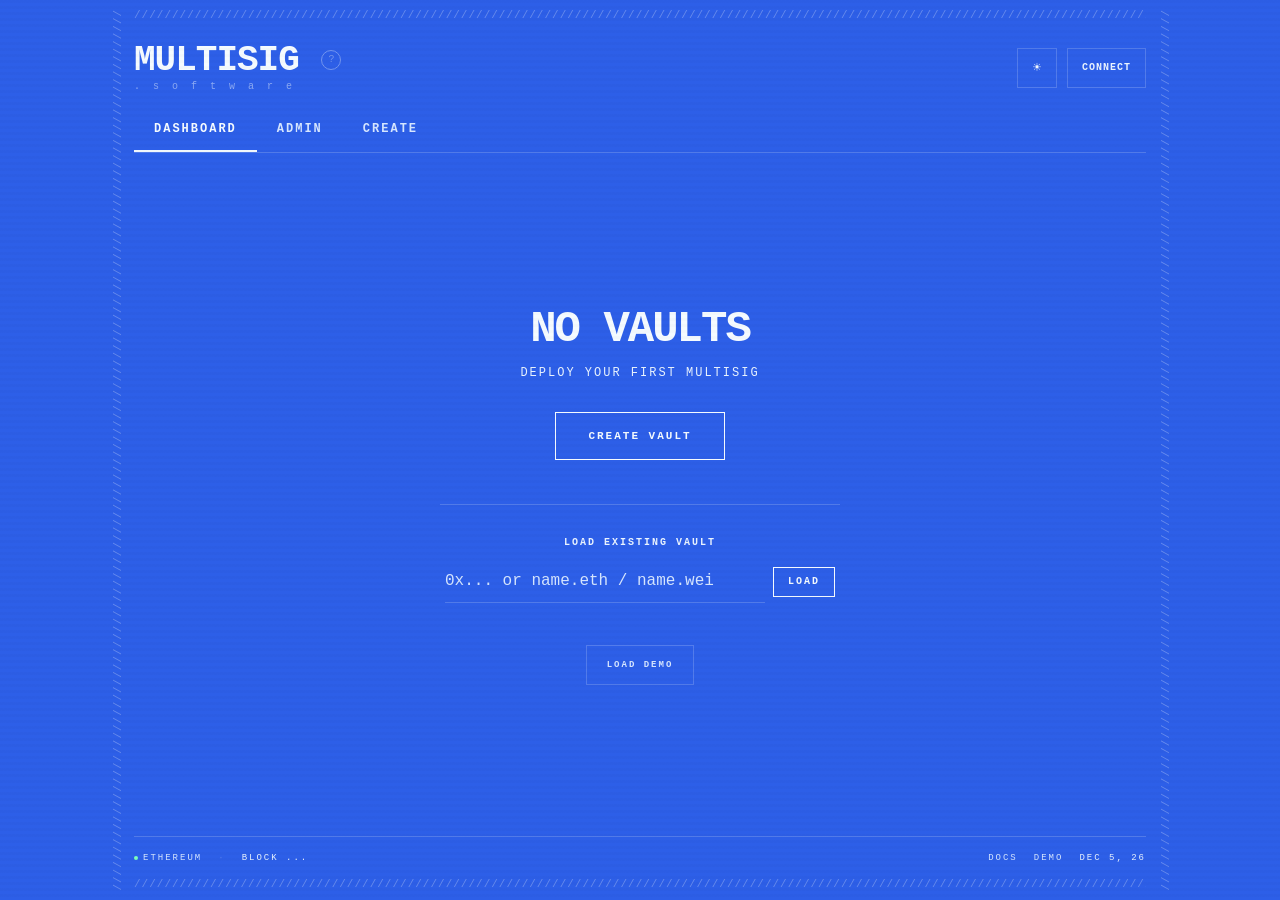
<file: dapp/index.html>
<!DOCTYPE html>
<html lang="en">
<head>
<meta charset="UTF-8">
<meta name="viewport" content="width=device-width,initial-scale=1">
<meta http-equiv="Content-Security-Policy" content="default-src 'self'; script-src 'self' 'unsafe-inline'; style-src 'self' 'unsafe-inline' https://fonts.googleapis.com; font-src https://fonts.gstatic.com; connect-src 'self' https://multisig-postgrest.onrender.com https://repo.sourcify.dev https://*.publicnode.com https://1rpc.io https://*.drpc.org https://mainnet.base.org https://sepolia.base.org https://arb1.arbitrum.io https://mainnet.optimism.io https://mainnet.megaeth.com https://rpc-megaeth-mainnet.globalstake.io wss:; img-src 'self' data:; upgrade-insecure-requests">
<title>multisig</title>
<link rel="preconnect" href="https://fonts.googleapis.com">
<link rel="preconnect" href="https://fonts.gstatic.com" crossorigin>
<link rel="preconnect" href="https://multisig-postgrest.onrender.com" crossorigin>
<link rel="dns-prefetch" href="https://ethereum.publicnode.com">
<link rel="preload" href="./ethers.min.js" as="script">
<link rel="preload" href="./wallet.js" as="script">
<link href="https://fonts.googleapis.com/css2?family=IBM+Plex+Mono:wght@400;600;700&display=swap" rel="stylesheet">
<link id="favicon" rel="icon" href="data:image/svg+xml,%3Csvg%20xmlns%3D%22http%3A%2F%2Fwww.w3.org%2F2000%2Fsvg%22%20viewBox%3D%220%200%2064%2064%22%3E%0A%3Crect%20width%3D%2264%22%20height%3D%2264%22%20fill%3D%22%232D5FE8%22%2F%3E%0A%3Cdefs%3E%0A%3Cpath%20id%3D%22pt%22%20d%3D%22M4%2C4%20H60%22%20fill%3D%22none%22%2F%3E%0A%3Cpath%20id%3D%22pr%22%20d%3D%22M60%2C4%20V60%22%20fill%3D%22none%22%2F%3E%0A%3Cpath%20id%3D%22pb%22%20d%3D%22M60%2C60%20H4%22%20fill%3D%22none%22%2F%3E%0A%3Cpath%20id%3D%22pl%22%20d%3D%22M4%2C60%20V4%22%20fill%3D%22none%22%2F%3E%0A%3C%2Fdefs%3E%0A%3Ctext%20font-family%3D%22%27Courier%20New%27%2Cmonospace%22%20font-size%3D%224.2%22%20fill%3D%22%23F5FBFF%22%20fill-opacity%3D%220.6%22%20letter-spacing%3D%22-0.3%22%3E%3CtextPath%20href%3D%22%23pt%22%3E%2F%2F%2F%2F%2F%2F%2F%2F%2F%2F%2F%2F%2F%2F%2F%2F%2F%2F%2F%2F%2F%2F%2F%2F%2F%2F%2F%2F%2F%2F%3C%2FtextPath%3E%3C%2Ftext%3E%0A%3Ctext%20font-family%3D%22%27Courier%20New%27%2Cmonospace%22%20font-size%3D%224.2%22%20fill%3D%22%23F5FBFF%22%20fill-opacity%3D%220.6%22%20letter-spacing%3D%22-0.3%22%3E%3CtextPath%20href%3D%22%23pr%22%3E%2F%2F%2F%2F%2F%2F%2F%2F%2F%2F%2F%2F%2F%2F%2F%2F%2F%2F%2F%2F%2F%2F%2F%2F%2F%2F%2F%2F%2F%2F%3C%2FtextPath%3E%3C%2Ftext%3E%0A%3Ctext%20font-family%3D%22%27Courier%20New%27%2Cmonospace%22%20font-size%3D%224.2%22%20fill%3D%22%23F5FBFF%22%20fill-opacity%3D%220.6%22%20letter-spacing%3D%22-0.3%22%3E%3CtextPath%20href%3D%22%23pb%22%3E%2F%2F%2F%2F%2F%2F%2F%2F%2F%2F%2F%2F%2F%2F%2F%2F%2F%2F%2F%2F%2F%2F%2F%2F%2F%2F%2F%2F%2F%2F%3C%2FtextPath%3E%3C%2Ftext%3E%0A%3Ctext%20font-family%3D%22%27Courier%20New%27%2Cmonospace%22%20font-size%3D%224.2%22%20fill%3D%22%23F5FBFF%22%20fill-opacity%3D%220.6%22%20letter-spacing%3D%22-0.3%22%3E%3CtextPath%20href%3D%22%23pl%22%3E%2F%2F%2F%2F%2F%2F%2F%2F%2F%2F%2F%2F%2F%2F%2F%2F%2F%2F%2F%2F%2F%2F%2F%2F%2F%2F%2F%2F%2F%2F%3C%2FtextPath%3E%3C%2Ftext%3E%0A%3Cpath%20d%3D%22M16%2C48%20V16%20H22%20L32%2C32%20L42%2C16%20H48%20V48%20H42%20V26%20L32%2C42%20L22%2C26%20V48%20Z%22%20fill%3D%22%23F5FBFF%22%2F%3E%0A%3C%2Fsvg%3E" type="image/svg+xml">
<link rel="stylesheet" href="./wallet.css">
<style>
*,*::before,*::after{box-sizing:border-box;margin:0;padding:0}
html{-webkit-text-size-adjust:100%}
a,button,[role=button],[onclick]{-webkit-tap-highlight-color:transparent;touch-action:manipulation}
/* Ink ladder. Hue is locked to the brand (blue 265 / teal 215); the contrast
   target is a hard constraint; chroma is the free variable and is maximised.
   Figures are APCA Lc against the theme's own --bg, monotone a > m > d > fr > ln.
   Dark theme runs light-on-blue because #2D5FE8 caps ANY dark ink at Lc 28 —
   below APCA's Lc 45 floor for text at any size. --on is the ink for text
   sitting on a light semantic fill (--g/--r/--y), where --bg would be too dim. */
:root{
  /* Lc:      78.1        —          64.3        73.3   */
  --a:#F5FBFF;--bg:#2D5FE8;--d:#D6E6FF;--m:#EAF4FF;
  /* Lc:       9.5         16.2        65.7                45.0        57.3 */
  --ln:#FFFFFF2E;--fr:#FFFFFF47;--g:#7DFFBA;--gc:#0A0A0A;--r:#FFB1AC;--y:#FFD600;
  --on:#0A0A0A;
  --f:'IBM Plex Mono','Courier New',monospace;
}
.light{
  /* Lc:      80.5        —          65.2        73.3   */
  --a:#00677C;--bg:#FDFDFD;--d:#008CA6;--m:#007990;
  --ln:#0099B326;--fr:#0099B340;--g:#059669;--gc:#fff;--r:#DC2626;--y:#B45309;
  --on:#FDFDFD;
}
body{font-family:var(--f);background:var(--bg);color:var(--a);min-height:100vh;min-height:100dvh;padding:10px;position:relative;overflow-x:hidden;transition:background .3s,color .3s;display:flex;flex-direction:column}
#app{flex:1;display:flex;flex-direction:column}
input,select,button,textarea{font-family:var(--f);font-size:16px;color:var(--a)}
input:focus,textarea:focus,select:focus{border-bottom-color:var(--a)!important;outline:none;box-shadow:inset 0 -1px 0 var(--a);caret-color:var(--a)}
button:focus-visible,a:focus-visible,[tabindex]:focus-visible{outline:2px solid var(--a);outline-offset:2px}
button:focus:not(:focus-visible){outline:none}
button{cursor:pointer}
button:active{transform:scale(.97)}
::placeholder{color:var(--d)}
::selection{background:var(--a);color:var(--bg)}
::-moz-selection{background:var(--a);color:var(--bg)}
::-webkit-scrollbar{width:3px;height:3px}
::-webkit-scrollbar-thumb{background:var(--ln)}
@keyframes toastIn{from{opacity:0;transform:translateX(-50%) translateY(12px)}to{opacity:1;transform:translateX(-50%) translateY(0)}}
@keyframes pulse{0%,100%{opacity:1}50%{opacity:.25}}
@keyframes txLinked{0%,40%{background:color-mix(in srgb,var(--g) 15%,transparent)}100%{background:transparent}}
.tx-linked{animation:txLinked 2s ease}
.tx-focus{box-shadow:inset 2px 0 0 var(--a);background:color-mix(in srgb,var(--a) 5%,transparent)}
.tx-share{display:inline-flex;align-items:center;gap:8px;font-size:8px;font-weight:700;letter-spacing:1px;color:var(--a);border:1px solid var(--a);padding:3px 4px 3px 8px;text-transform:uppercase}
.tx-share button{background:none;border:none;color:var(--a);cursor:pointer;font-size:11px;line-height:1;padding:0 2px;opacity:.6}
.tx-share button:hover{opacity:1}
.reject-link{background:transparent;border:1px solid var(--ln);color:var(--d);font-size:9px;font-weight:700;letter-spacing:2px;padding:6px 12px;cursor:pointer;font-family:var(--f);text-transform:uppercase;transition:border-color .15s,color .15s}
.reject-link:hover{border-color:var(--r);color:var(--r)}
.reject-link.armed{border-color:var(--r);color:var(--r);background:color-mix(in srgb,var(--r) 8%,transparent)}
.sim-btn{background:transparent;border:1px solid var(--ln);color:var(--d);font-size:9px;font-weight:700;letter-spacing:2px;padding:6px 12px;cursor:pointer;font-family:var(--f);text-transform:uppercase;transition:border-color .15s,color .15s}
.sim-btn:hover{border-color:var(--a);color:var(--a)}
.copy-btn{opacity:.4;transition:opacity .15s}
@media(hover:hover){.copy-btn:hover{opacity:1}}
@media(hover:hover){
  button:hover{opacity:.85}
  .btn:hover{opacity:.9}
  .btn-fill:hover,.btn-green:hover{opacity:.85}
  .btn-outline:hover{opacity:1;background:var(--a);color:var(--bg)}
  .btn-danger:hover{opacity:1;background:var(--r);color:var(--on);border-color:var(--r)}
  .net-row:hover{color:var(--a);background:var(--ln);transform:translateX(3px);box-shadow:inset 2px 0 0 var(--a)}
  .vtab:hover{color:var(--a)}
  .pill:not(.on):hover{border-color:var(--a);color:var(--a);background:color-mix(in srgb,var(--a) 6%,transparent)}
  .row:hover{background:var(--ln);box-shadow:inset 2px 0 0 var(--fr)}
  .inp:hover{border-bottom-color:var(--m)}
  .admin-tab:hover,.txb-tab:hover{color:var(--a)}
  .link-btn:hover{opacity:.7}
  .theme-btn:hover,.wallet-btn:hover{background:var(--ln);border-color:var(--fr)}
  .tx:not(.blocked):hover{background:var(--ln);box-shadow:inset 2px 0 0 var(--a)}
}

/* reactive affordances — explorer/address links, queue-card press, network-row slide */
.alink{transition:border-color .15s,color .15s}
@media(hover:hover){.alink:hover{border-bottom-color:var(--a)!important;color:var(--a)!important}}
.tx-explorer{display:inline-flex;align-items:center;gap:3px;font-size:9px;font-weight:700;letter-spacing:1px;color:var(--d);text-decoration:none;border-bottom:1px solid transparent;transition:color .15s,border-color .15s;white-space:nowrap}
@media(hover:hover){.tx-explorer:hover{color:var(--a);border-bottom-color:var(--a)}}
.tx:not(.blocked):active{background:color-mix(in srgb,var(--a) 9%,transparent)}
.net-row:active{transform:translateX(1px)}

/* scanline */
.scan{position:fixed;inset:0;pointer-events:none;z-index:100;background:repeating-linear-gradient(0deg,transparent,transparent 3px,#0A0A0A04 3px,#0A0A0A04 6px)}
.light .scan{background:repeating-linear-gradient(0deg,transparent,transparent 3px,#0099B302 3px,#0099B302 6px)}

/* frame */
.frame{position:relative;padding:0 24px;max-width:1060px;margin:0 auto;display:flex;flex-direction:column;flex:1}
.rail{position:absolute;top:0;bottom:0;width:12px;overflow:hidden;writing-mode:vertical-lr;font-size:11px;letter-spacing:1px;color:var(--fr);user-select:none;line-height:12px}
.rail-l{left:0}.rail-r{right:0}
.hbar{font-size:11px;letter-spacing:1px;color:var(--fr);user-select:none;overflow:hidden;white-space:nowrap;line-height:1}

/* header */
.hdr{display:flex;justify-content:space-between;align-items:center;padding:22px 0 16px}
.logo{font-size:36px;font-weight:700;letter-spacing:-1px;line-height:1}
.sub{font-size:10px;letter-spacing:13px;color:var(--m);margin-top:2px;opacity:.5;user-select:none}
.info-i{font-size:10px;font-weight:400;width:20px;height:20px;border-radius:50%;border:1px solid var(--a);color:var(--a);display:inline-flex;align-items:center;justify-content:center;letter-spacing:0;opacity:.35;transition:opacity .2s;cursor:pointer;vertical-align:middle;margin-left:2px}
@media(hover:hover){.info-i:hover{opacity:.8}}
.info-tip{display:none;position:fixed;top:50%;left:50%;transform:translate(-50%,-50%);width:min(400px,88vw);max-height:85vh;max-height:85dvh;overflow-y:auto;padding:24px;background:var(--a);color:var(--bg);font-size:13px;line-height:1.9;letter-spacing:.3px;z-index:300;text-transform:none;font-weight:500}
.info-tip.open{display:block}
.info-tip .x{position:absolute;top:12px;right:12px;background:transparent;border:none;color:var(--bg);font-size:14px;cursor:pointer;opacity:.6;padding:4px 8px}
.info-backdrop{display:none;position:fixed;inset:0;background:rgba(0,0,0,.4);z-index:299}
.info-backdrop.open{display:block}
.addr{font-size:10px;letter-spacing:2px;color:var(--m);margin-top:4px}
.hdr-r{display:flex;gap:10px;align-items:center}
.theme-btn{background:transparent;border:1px solid var(--ln);color:var(--a);width:40px;height:40px;font-size:14px;display:flex;align-items:center;justify-content:center;transition:background .15s}
.wallet-btn{background:transparent;border:1px solid var(--ln);color:var(--m);height:40px;padding:0 14px;font-size:10px;font-weight:600;letter-spacing:1px;display:flex;align-items:center;gap:6px;transition:background .15s;max-width:200px;overflow:hidden;text-overflow:ellipsis;white-space:nowrap}
.dot-sm{width:4px;height:4px;border-radius:50%;background:var(--g)}

/* nav */
.nav{display:flex;border-bottom:1px solid var(--ln)}
.nav button{position:relative;padding:14px 20px;font-size:12px;font-weight:700;letter-spacing:2px;background:transparent;border:none;border-bottom:2px solid transparent;color:var(--d);transition:color .15s}
.nav button.on{color:var(--a)}

/* content */
.content{padding:8px 0;min-height:60vh;display:flex;flex-direction:column;flex:1}

/* section divider */
.sec{display:flex;align-items:center;gap:10px;margin:40px 0 16px;user-select:none}
.sec span:first-child{font-size:10px;letter-spacing:3px;color:var(--d);flex-shrink:0}
.sec .line{flex:1;height:1px;background:var(--ln)}

/* buttons */
.btn{font-size:11px;font-weight:700;letter-spacing:2px;height:40px;display:inline-flex;align-items:center;justify-content:center;padding:0 20px;text-transform:uppercase;border:none;transition:opacity .15s,background .15s,color .15s,border-color .15s,transform .1s ease}
.btn-fill{background:var(--a);color:var(--bg)}
.btn-green{background:var(--g);color:var(--gc)}
.btn-outline{background:transparent;color:var(--a);border:1px solid var(--a)}
.btn-danger{background:transparent;color:var(--r);border:1px solid color-mix(in srgb,var(--r) 35%,transparent)}
.btn-w{width:100%}
.btn-sm{height:30px;padding:0 14px;font-size:10px}
.btn-big{height:48px;font-size:13px;letter-spacing:3px}

/* inputs */
.inp{width:100%;padding:12px 0;font-size:16px;background:transparent;border:none;border-bottom:1px solid var(--ln);margin-bottom:16px;border-radius:0;-webkit-appearance:none;transition:border-color .15s}
.lbl{font-size:10px;font-weight:600;letter-spacing:2px;text-transform:uppercase;color:var(--m);margin-bottom:4px;display:block}
.lbl .dim{opacity:.5}
textarea.inp{min-height:80px;resize:vertical;border:1px solid var(--ln);padding:12px;font-size:13px;border-bottom:1px solid var(--ln)}

/* row */
.row{display:flex;justify-content:space-between;align-items:center;padding:16px 8px;border-bottom:1px solid var(--ln);flex-wrap:wrap;gap:10px;transition:background .15s}
.sep{height:1px;background:var(--ln);margin:32px 0}

/* vault tabs */
.vtabs{overflow-x:auto;-webkit-overflow-scrolling:touch;scrollbar-width:none}
.vtabs::-webkit-scrollbar{display:none}
.vtabs-inner{display:flex;border-bottom:1px solid var(--ln);min-width:max-content}
.vtab{padding:16px 24px;text-align:left;background:transparent;border:none;border-bottom:2px solid transparent;color:var(--d);position:relative;flex:1 0 140px;transition:color .15s}
.vtab.on{color:var(--a)}
.vtab-name{font-size:14px;font-weight:700;display:flex;align-items:center;gap:6px}
.vtab-dot{width:6px;height:6px;border-radius:50%;flex-shrink:0;animation:pulse 2s infinite}
.vtab-info{font-size:10px;opacity:.7;margin-top:3px}

/* stats */
.stats{padding:36px 0 8px}
.stat-big{font-size:52px;font-weight:700;letter-spacing:-2px;line-height:1}
.stat-token{font-size:16px;font-weight:600;color:var(--m)}
.stat-usd{font-size:13px;color:var(--d)}
.holdings{display:flex;gap:20px;margin-top:12px;flex-wrap:wrap;font-size:12px;color:var(--m)}
.holdings strong{font-weight:700}
.holdings .usd{font-size:10px;color:var(--d);margin-left:4px}

/* Visual privacy. Contrast cannot hide these — an onlooker sits on the same
   contrast sensitivity function you do, so any contrast that clears your
   threshold clears theirs. The gap comes from angular size, so the 9-12px UI is
   already private (4 arcmin x-height at 1m, under the ~5 arcmin detection
   floor) while these 13-52px figures are fluently readable at 1m+. Occlusion is
   the only lever that works on them.
   Radius: letter identification lives in a ~3 cycles-per-x-height band, i.e. a
   stroke period of 0.172em. A Gaussian of sigma s attenuates period p by
   exp(-2(pi*s/p)^2), so 0.08em drops that band below an onlooker's detection
   threshold at 1m. Doubled to 0.16em for margin on better-than-20/20 eyes. */
.stat-big,.stat-usd,input.amt-in,.review-amt:not(.ph){filter:blur(.16em);transition:filter .12s ease}
.stats:hover .stat-big,.stats:hover .stat-usd,
.stat-big:hover,.stat-usd:hover,.stat-big:focus,.stat-usd:focus,
input.amt-in:hover,input.amt-in:focus,
.review-amt:not(.ph):hover,.review-amt:not(.ph):focus{filter:none}
/* Touch has no hover, so the masked figures carry tabindex=0 and reveal on tap. */
.stat-big:focus,.stat-usd:focus,.review-amt:focus{outline:none}
.stat-big:focus-visible,.stat-usd:focus-visible,.review-amt:focus-visible{outline:2px solid var(--a);outline-offset:3px}
@media(prefers-reduced-motion:reduce){
  .stat-big,.stat-usd,input.amt-in,.review-amt:not(.ph){transition:none}
}
.meta{display:flex;gap:24px;font-size:11px;letter-spacing:2px;color:var(--m);margin-top:12px;flex-wrap:wrap}

/* queue */
.tx{padding:18px 8px;border-bottom:1px solid var(--ln);transition:opacity .3s,background .15s}
.tx.blocked{opacity:.3}
.tx-top{display:flex;justify-content:space-between;align-items:flex-start;gap:12px;flex-wrap:wrap;margin-bottom:10px}
.tx-nonce{font-size:10px;font-weight:700;color:var(--d)}
.tx-val{font-size:20px;font-weight:700}
.tx-to{font-size:11px;color:var(--m);margin-top:3px;word-break:break-all}
.tx-actions{display:flex;align-items:center;gap:10px;flex-shrink:0}
.tx-status{font-size:10px;font-weight:700;letter-spacing:2px}
.approvals{display:flex;gap:12px;flex-wrap:wrap;align-items:center;font-size:10px;letter-spacing:1px}
.ap-ok{color:var(--g);font-weight:600}
.ap-no{color:var(--d);font-weight:600}
.eta{color:var(--d);margin-left:auto;font-size:10px}
.tx-progress{display:flex;align-items:center;gap:10px;margin:14px 0 12px;font-size:9px;font-weight:700;letter-spacing:2px;color:var(--d)}
.tx-progress>.plabel{min-width:78px}
.pbar{height:4px;background:var(--ln);overflow:hidden;flex:1;min-width:70px;max-width:220px}
.pbar>i{display:block;height:100%;transition:width .4s ease}
.mob-actions{margin-top:14px}

/* tx builder */
.txb{padding:20px 18px;border:1px solid var(--fr);border-left:2px solid var(--a);background:color-mix(in srgb,var(--a) 4%,transparent);margin:6px 0 28px}
.txb-tabs{display:flex;gap:20px;margin-bottom:24px;align-items:center}
.txb-tab{position:relative;background:transparent;border:none;font-size:11px;font-weight:700;letter-spacing:2px;padding:4px 0;color:var(--d);border-bottom:2px solid transparent;transition:color .15s}
.txb-tab.on{color:var(--a)}
.x-btn{background:transparent;border:none;color:var(--d);font-size:14px;padding:8px;min-width:40px;min-height:40px;display:flex;align-items:center;justify-content:center;margin-left:auto}
.x-btn.red{color:var(--r)}
.grid2{display:grid;grid-template-columns:1fr 1fr;gap:32px}
.grid3{display:grid;grid-template-columns:1fr 1fr 2fr;gap:16px}
.tok-ico{display:inline-flex;align-items:center;vertical-align:middle;line-height:0}
.tok-ico svg{width:15px;height:15px;display:block}
.pill .tok-ico{margin-right:6px}
.tok-ico.big svg{width:26px;height:26px}
.tok-ico.sm svg{width:12px;height:12px}
.ctok-chip{display:inline-flex;align-items:center;gap:5px;font-size:10px;letter-spacing:1px;border:1px solid var(--ln);padding:3px 4px 3px 8px;color:var(--m)}
.ctok-chip button{background:none;border:none;color:var(--d);cursor:pointer;font-size:11px;line-height:1;padding:0 2px}
.ctok-chip button:hover{color:var(--r)}
.token-pills{display:flex;gap:6px;flex-wrap:wrap;margin-bottom:16px}
.pill{height:34px;padding:0 14px;font-size:10px;font-weight:700;letter-spacing:2px;display:inline-flex;align-items:center;background:transparent;color:var(--d);border:1px solid var(--ln);text-transform:uppercase;transition:border-color .15s,color .15s}
.pill.on{color:var(--a);border-color:var(--a);background:color-mix(in srgb,var(--a) 10%,transparent)}
.link-btn{background:transparent;border:none;color:var(--a);font-size:11px;font-weight:700;letter-spacing:2px;padding:8px 0;display:flex;align-items:center}
.batch-call{margin-bottom:16px;padding-bottom:16px;border-bottom:1px solid var(--ln)}
.call-hdr{display:flex;justify-content:space-between;align-items:center;margin-bottom:10px;font-size:10px;font-weight:700;color:var(--d);letter-spacing:2px}

/* signers */
.signer-addr{font-size:14px;font-weight:700;word-break:break-all}
.signer-label{font-size:10px;color:var(--m);letter-spacing:2px;margin-top:2px}
.signer-name{font-size:11px;font-weight:700;color:var(--a);letter-spacing:1px}
.signer-you{font-size:9px;font-weight:700;color:var(--a);letter-spacing:2px}

/* footer */
.footer{border-top:1px solid var(--ln);padding:12px 0;display:flex;justify-content:space-between;align-items:center;font-size:9px;letter-spacing:2px;color:var(--m);flex-wrap:wrap;gap:8px}
.footer-l,.footer-r{display:flex;gap:16px;align-items:center;flex-wrap:wrap}
.reset-btn{background:transparent;border:none;color:var(--d);font-size:9px;letter-spacing:2px;padding:4px 0}
.docs-link{color:var(--d);font-size:9px;letter-spacing:2px;text-decoration:none}
.docs-link:hover{color:var(--a)}

/* toast */
.toast{position:fixed;bottom:28px;left:50%;transform:translateX(-50%);background:var(--a);color:var(--bg);padding:12px 24px;padding-bottom:max(12px,env(safe-area-inset-bottom));font-size:11px;font-weight:700;letter-spacing:2px;z-index:999;animation:toastIn .2s ease;text-align:center}

/* empty */
.empty{text-align:center;padding:40px 0;margin:auto 0}
.empty-title{font-size:44px;font-weight:700;letter-spacing:-2px}
.empty-sub{font-size:12px;color:var(--m);letter-spacing:2px;margin:12px 0 32px}

/* network selector */
.net-row{padding:12px 8px;font-size:12px;font-weight:700;letter-spacing:2px;border-bottom:1px solid var(--ln);color:var(--d);cursor:pointer;display:flex;align-items:center;gap:8px;transition:background .15s,color .15s,transform .15s,box-shadow .15s}
.net-row.on{color:var(--a);border-bottom:none}
.net-id{font-size:9px;opacity:.4}
.net-test{font-size:8px;opacity:.5}
.net-panel{border-left:2px solid var(--a);background:color-mix(in srgb,var(--a) 4%,transparent);padding:2px 16px}
.net-panel .net-row:last-child,.net-panel .net-tokens:last-child{border-bottom:none}
.net-tokens{padding:8px 0 12px 16px;border-bottom:1px solid var(--ln);font-size:10px;color:var(--d);display:flex;gap:10px;flex-wrap:wrap}
.net-tokens span{font-weight:600}

/* admin */
.admin-note{font-size:10px;color:var(--d);letter-spacing:2px;margin:12px 0 20px}
.admin-tabs{display:flex;gap:24px;margin-bottom:32px}
.admin-tab{position:relative;background:transparent;border:none;font-size:12px;font-weight:700;letter-spacing:2px;color:var(--d);padding:4px 0;border-bottom:2px solid transparent;transition:color .15s}
.admin-tab.on{color:var(--a)}
/* animated tab indicators — the active bar slides in and previews faintly on hover */
.nav button::after,.vtab::after,.txb-tab::after,.admin-tab::after{content:"";position:absolute;left:0;right:0;bottom:-2px;height:2px;background:var(--a);transform:scaleX(0);transform-origin:center;transition:transform .22s cubic-bezier(.4,0,.2,1);pointer-events:none}
.nav button.on::after,.vtab.on::after,.txb-tab.on::after,.admin-tab.on::after{transform:scaleX(1)}
@media(hover:hover){
  .nav button:not(.on):hover::after,.vtab:not(.on):hover::after,.txb-tab:not(.on):hover::after,.admin-tab:not(.on):hover::after{transform:scaleX(1);background:var(--fr)}
}
.policy-big{font-size:44px;font-weight:700;letter-spacing:-2px}
.policy-of{font-size:18px;font-weight:700;color:var(--m)}
.changed-tag{font-size:10px;color:var(--y);letter-spacing:2px}
.policy-warn{font-size:10px;letter-spacing:1px;line-height:1.6;color:var(--y);border-left:2px solid var(--y);background:color-mix(in srgb,var(--y) 6%,transparent);padding:10px 14px;margin-bottom:20px}
.thresh-btns{display:flex;gap:6px;margin-bottom:16px;flex-wrap:wrap}
.thresh-btn{flex:0 0 auto;min-width:60px;padding:0 10px}
.btn-disabled{border:1px solid var(--fr)!important;color:var(--d)!important;background:transparent!important;cursor:not-allowed}
.owner-row{display:grid;grid-template-columns:22px minmax(0,1fr) 120px 40px;grid-template-areas:"num addr label del";gap:12px;align-items:center;margin-bottom:2px}
.owner-row .o-num{grid-area:num;font-size:10px;font-weight:700}
.owner-row .o-addr{grid-area:addr;margin:0}
.owner-row .o-label{grid-area:label;margin:0;font-size:11px;letter-spacing:1px}
.owner-row .o-del{grid-area:del;margin:0}
.owner-note{font-size:9px;letter-spacing:1px;margin:2px 0 10px 30px}
.preview-text{font-size:12px;line-height:2;color:var(--m);padding:16px 18px;white-space:pre;border-left:2px solid var(--a);background:color-mix(in srgb,var(--a) 4%,transparent);overflow-x:auto}

/* mobile */
@media(max-width:900px){
  .frame{max-width:100%}
  .grid2{gap:24px}
  .policy-big{font-size:38px}
}
@media(max-width:640px){
  body{padding:6px}
  /* Force all form controls to >=16px so iOS Safari doesn't auto-zoom on focus.
     Every .inp is full-width at this breakpoint, so the larger size never overflows. */
  .inp{font-size:16px!important}
  .frame{padding:0 6px}
  .rail{display:none}
  .hbar{font-size:10px}
  .logo{font-size:24px}
  .sub{font-size:8px;letter-spacing:7.5px}
  .info-i{width:16px;height:16px;font-size:8px}
  .info-tip{width:min(340px,90vw);font-size:12px;padding:20px}
  .hdr{padding:18px 0 12px}
  .hdr-r{gap:8px}
  .wallet-btn{padding:0 10px;font-size:9px;gap:4px}
  .nav button{padding:14px 0;flex:1;text-align:center;font-size:11px}
  .content{padding:4px 0}
  .sec{margin:28px 0 12px}
  .stats{padding:24px 0 8px}
  .stat-big{font-size:32px}
  .stat-token{font-size:13px}
  .stat-usd{font-size:11px}
  .holdings{gap:14px}
  .meta{gap:10px;font-size:10px}
  .vtab{padding:14px 16px;flex:0 0 auto;min-width:120px}
  .vtab-name{font-size:12px}
  .tx{padding:18px 6px}
  .tx-val{font-size:16px}
  .tx-to{font-size:10px}
  .row{padding:14px 6px}
  .sep{margin:24px 0}
  .grid2,.grid3{grid-template-columns:1fr;gap:0}
  .txb{padding:16px 12px}
  .txb-tabs{gap:12px}
  .txb{padding:20px 6px}
  .token-pills{margin-bottom:12px}
  .pill{height:38px;padding:0 12px}
  .approvals{gap:6px}
  .btn{height:44px;padding:0 16px}
  .btn-sm{height:38px;padding:0 12px}
  .btn-big{height:52px}
  .thresh-btns{gap:4px}
  .thresh-btn{min-height:44px}
  .owner-row{grid-template-columns:22px 1fr 40px;grid-template-areas:"num addr del" ". label label";row-gap:6px}
  .owner-row .o-label{grid-column:label}
  .toast{bottom:max(20px,env(safe-area-inset-bottom));max-width:88vw}
  .footer{font-size:8px;letter-spacing:1px}
  .footer-l,.footer-r{gap:8px}
  .empty{padding:60px 0}
  .empty-title{font-size:28px}
  .admin-tabs{gap:14px;margin-bottom:24px}
  .admin-tab{font-size:11px}
  .policy-big{font-size:32px}
  .link-btn{padding:12px 0;min-height:44px}
  .x-btn{min-width:44px;min-height:44px}
  .net-row{padding:14px 8px;min-height:44px}
  .addr{font-size:9px;letter-spacing:1px}
}
@media(max-width:380px){
  .logo{font-size:20px}
  .wallet-btn{padding:0 8px;font-size:8px;height:36px}
  .theme-btn{width:36px;height:36px;font-size:12px}
  .stat-big{font-size:26px}
  .vtab{min-width:100px;padding:12px 12px}
  .vtab-name{font-size:11px}
  .empty-title{font-size:24px}
  .nav button{font-size:10px;padding:12px 0}
}
/* loading overlay */
.loading-overlay{position:fixed;inset:0;z-index:500;display:flex;align-items:center;justify-content:center;flex-direction:column;gap:18px;transition:opacity .35s ease}
.loading-overlay.dark-bg{background:#2D5FE8}
.loading-overlay.light-bg{background:#FDFDFD}
/* mark: settle-in on appear, then a slow breathing scale (GPU transform only) */
.loading-overlay .loading-svg{width:96px;height:96px;will-change:transform;transform:translateZ(0);animation:markIn .55s cubic-bezier(.2,.85,.25,1) both,markBreath 3.2s ease-in-out .55s infinite}
@keyframes markIn{from{opacity:0;transform:scale(.82)}to{opacity:1;transform:scale(1)}}
@keyframes markBreath{0%,100%{transform:scale(1)}50%{transform:scale(1.045)}}
.loading-overlay .loading-text{font-family:var(--f,'IBM Plex Mono',monospace);font-size:9px;font-weight:700;letter-spacing:4px;animation:pulse 2s ease-in-out infinite}
.loading-overlay.dark-bg .loading-text{color:#F5FBFFCC}
.loading-overlay.light-bg .loading-text{color:#0099B3AA}
/* scanning progress bar — echoes the queue .pbar motion so it reads as one system */
.loading-overlay::after{content:"";width:132px;max-width:44vw;height:2px;opacity:.55;background-size:200% 100%;background-repeat:no-repeat;animation:loadSweep 1.4s cubic-bezier(.65,0,.35,1) infinite}
.loading-overlay.dark-bg::after{background-image:linear-gradient(90deg,transparent,#0A0A0A,transparent)}
.loading-overlay.light-bg::after{background-image:linear-gradient(90deg,transparent,#0099B3,transparent)}
@keyframes loadSweep{0%{background-position:200% 0}100%{background-position:-200% 0}}
.loading-overlay.fade-out{opacity:0;pointer-events:none}
/* exit: mark shrinks slightly as the splash fades */
.loading-overlay.fade-out .loading-svg{animation:none;transform:scale(.92);opacity:0;transition:transform .35s ease,opacity .35s ease}
.loading-overlay.fade-out::after{opacity:0}
@media(max-width:640px){.loading-overlay{gap:16px}.loading-overlay .loading-svg{width:68px;height:68px}.loading-overlay .loading-text{font-size:8px;letter-spacing:3px}.loading-overlay::after{width:104px}}
@media(prefers-reduced-motion:reduce){.loading-overlay::after{display:none}}
@media(prefers-reduced-motion:reduce){*,*::before,*::after{animation-duration:.001ms!important;animation-iteration-count:1!important;transition-duration:.001ms!important}}

/* ── SEND FLOW ─────────────────────────────────────────────────────
   Two-track builder: the form fields run down the left, a live review
   card (what will actually be proposed) sits on the right and carries
   the terminal actions, so the eye never leaves the summary it signs. */
.send-grid{display:grid;grid-template-columns:minmax(0,1fr) 300px;gap:36px;align-items:start}
.fset{margin-bottom:26px}
.fset:last-child{margin-bottom:0}
.fhead{display:flex;justify-content:space-between;align-items:baseline;gap:10px;flex-wrap:wrap;margin-bottom:8px}
.fhead .lbl{margin-bottom:0}
.fhint{font-size:9px;letter-spacing:1px;color:var(--d)}
.fhint b{color:var(--m);font-weight:700}

/* amount — the headline figure of the proposal, sized like one */
.amt{display:flex;align-items:center;gap:12px;border-bottom:1px solid var(--ln);transition:border-color .15s,box-shadow .15s}
.amt:focus-within{border-bottom-color:var(--a);box-shadow:inset 0 -1px 0 var(--a)}
input.amt-in{flex:1;min-width:0;width:100%;padding:8px 0;font-size:32px;font-weight:700;letter-spacing:-1.5px;background:transparent;border:none;border-radius:0;-webkit-appearance:none}
input.amt-in:focus{outline:none;box-shadow:none!important;border-bottom-color:transparent!important}
.amt-tok{display:inline-flex;align-items:center;gap:7px;font-size:13px;font-weight:700;letter-spacing:2px;color:var(--m);flex-shrink:0;padding-left:14px;border-left:1px solid var(--ln);align-self:stretch;padding-top:14px;padding-bottom:14px}
.amt-foot{display:flex;align-items:center;gap:12px;flex-wrap:wrap;margin-top:9px;min-height:24px}
.amt-usd{font-size:11px;letter-spacing:1px;color:var(--d);word-break:break-all}
.amt-warn{font-size:10px;letter-spacing:1px;color:var(--r);flex-basis:100%}
.qbtns{display:flex;gap:5px;margin-left:auto;flex-shrink:0}
.qbtn{height:24px;padding:0 9px;font-size:9px;font-weight:700;letter-spacing:1.5px;background:transparent;border:1px solid var(--ln);color:var(--d);font-family:var(--f);transition:color .15s,border-color .15s}
@media(hover:hover){.qbtn:hover{color:var(--a);border-color:var(--a)}}

/* segmented control — mutually-exclusive modes read better than loose pills */
.seg{display:inline-flex;border:1px solid var(--ln);padding:3px;gap:3px;max-width:100%}
.seg button{height:32px;padding:0 20px;font-size:10px;font-weight:700;letter-spacing:2px;background:transparent;border:none;color:var(--d);white-space:nowrap;transition:background .18s,color .18s}
.seg button.on{background:var(--a);color:var(--bg)}
@media(hover:hover){.seg button:not(.on):hover{color:var(--a);background:color-mix(in srgb,var(--a) 8%,transparent)}}

/* SLOW delay picker */
.slow-box{margin-top:14px;padding:14px;border:1px solid var(--ln);border-left:2px solid var(--a);background:color-mix(in srgb,var(--a) 4%,transparent)}
.slow-note{font-size:10px;letter-spacing:1px;line-height:1.7;color:var(--d)}
.slow-note b{color:var(--m);font-weight:700}
.slow-custom{display:flex;align-items:center;gap:10px;margin-top:12px}
.slow-custom-l{font-size:9px;font-weight:700;letter-spacing:2px;color:var(--d);flex-shrink:0}
.slow-custom .inp{margin:0;font-size:13px;padding:6px 0;min-width:0}
.slow-unit{font-size:10px;font-weight:700;letter-spacing:1.5px;color:var(--m);background:transparent;border:1px solid var(--ln);padding:7px 26px 7px 10px;border-radius:0;-webkit-appearance:none;appearance:none;flex-shrink:0;
  background-image:linear-gradient(45deg,transparent 50%,currentColor 50%),linear-gradient(135deg,currentColor 50%,transparent 50%);
  background-position:calc(100% - 14px) calc(50% + 1px),calc(100% - 10px) calc(50% + 1px);background-size:4px 4px,4px 4px;background-repeat:no-repeat}
.slow-unit:focus{border-color:var(--a);outline:none}
.slow-unit option{background:var(--bg);color:var(--a)}

/* review card */
.review{border:1px solid var(--fr);border-top:2px solid var(--a);background:color-mix(in srgb,var(--a) 4%,transparent);padding:16px 16px 18px}
.review-h{display:flex;justify-content:space-between;align-items:center;font-size:9px;font-weight:700;letter-spacing:3px;color:var(--d);margin-bottom:14px}
.review-tag{border:1px solid var(--ln);padding:2px 6px;font-size:8px;letter-spacing:2px}
.review-amt{display:flex;align-items:center;gap:9px;font-size:26px;font-weight:700;letter-spacing:-1px;line-height:1.15;word-break:break-all}
.review-amt.ph{color:var(--fr)}
.review-usd{font-size:11px;letter-spacing:1px;color:var(--d);margin-top:4px}
.review-arrow{font-size:9px;letter-spacing:2px;color:var(--d);margin:14px 0 5px}
.review-to{font-size:12px;font-weight:700;word-break:break-all;line-height:1.5}
.review-to.ph{color:var(--fr);font-weight:400}
.review-rows{margin-top:16px}
.rrow{display:flex;justify-content:space-between;align-items:baseline;gap:10px;font-size:10px;letter-spacing:1px;padding:8px 0;border-top:1px solid var(--ln);color:var(--d)}
.rrow b{color:var(--m);font-weight:700;text-align:right;word-break:break-word}
.rrow b.hi{color:var(--a)}
.review-warn{font-size:10px;letter-spacing:1px;line-height:1.6;color:var(--y);border-left:2px solid var(--y);background:color-mix(in srgb,var(--y) 7%,transparent);padding:8px 10px;margin-top:14px}
.review-miss{font-size:9px;letter-spacing:1.5px;color:var(--d);text-align:center;margin-top:9px;line-height:1.5}
.btn-pending{opacity:.4}

/* ── SIMULATION ────────────────────────────────────────────────────
   A dry-run is the last thing between a signer and an irreversible
   proposal, so it gets a real panel: verdict, asset ledger, gas. */
.sim-idle{display:flex;align-items:center;gap:12px;flex-wrap:wrap;margin-top:18px;padding:11px 13px;border:1px dashed var(--fr)}
.sim-idle .t{font-size:9px;letter-spacing:1.5px;color:var(--d);line-height:1.6}
.sim{margin-top:16px;border:1px solid var(--ln);border-left:2px solid var(--fr);background:color-mix(in srgb,var(--a) 3%,transparent)}
.sim.run{border-left-color:var(--a)}
.sim.pass{border-left-color:var(--g)}
.sim.revert{border-left-color:var(--r)}
.sim-h{display:flex;align-items:center;gap:9px;flex-wrap:wrap;padding:11px 14px;font-size:10px;font-weight:700;letter-spacing:2px;color:var(--m)}
.sim.run .sim-h{color:var(--a)}
.sim.pass .sim-h{color:var(--g)}
.sim.revert .sim-h{color:var(--r)}
.sim-h .mark{font-size:12px;line-height:1}
.sim-tags{margin-left:auto;display:flex;gap:6px;align-items:center;flex-wrap:wrap}
.sim-tag{font-size:8px;font-weight:700;letter-spacing:2px;color:var(--d);border:1px solid var(--ln);padding:2px 6px}
.sim-x{background:transparent;border:none;color:var(--d);font-size:11px;line-height:1;padding:2px 4px;font-family:var(--f)}
@media(hover:hover){.sim-x:hover{color:var(--a)}}
.sim-b{padding:0 14px 13px}
.sim-sub{font-size:9px;letter-spacing:1.5px;color:var(--d);line-height:1.7}
.sim-scan{height:2px;background-image:linear-gradient(90deg,transparent,var(--a),transparent);background-size:200% 100%;background-repeat:no-repeat;animation:loadSweep 1.3s cubic-bezier(.65,0,.35,1) infinite;opacity:.55;margin-bottom:10px}
.sim-led{border-top:1px solid var(--ln);margin-top:2px}
.sim-row{display:flex;align-items:center;gap:9px;padding:9px 0;border-bottom:1px solid var(--ln);font-size:13px;font-weight:700}
.sim-row:last-child{border-bottom:none}
.sim-row .dir{font-size:9px;font-weight:700;letter-spacing:2px;width:46px;flex-shrink:0}
.sim-row .val{margin-left:auto;text-align:right;word-break:break-all}
.sim-out{color:var(--r)}
.sim-in{color:var(--g)}
.sim-foot{display:flex;justify-content:space-between;align-items:baseline;gap:10px;flex-wrap:wrap;font-size:10px;letter-spacing:1px;color:var(--d);padding-top:10px;border-top:1px solid var(--ln)}
.sim-reason{font-size:11px;line-height:1.6;color:var(--r);word-break:break-all;padding:10px 12px;background:color-mix(in srgb,var(--r) 14%,transparent);border-left:2px solid var(--r)}

/* ── QUEUE CARDS ───────────────────────────────────────────────── */
.tx-kind{font-size:8px;font-weight:700;letter-spacing:2px;border:1px solid var(--ln);color:var(--d);padding:2px 6px;white-space:nowrap}
.tx-kind.slow{color:var(--a);border-color:var(--fr)}
.tx-status{border:1px solid currentColor;padding:4px 9px;white-space:nowrap}
.approvals{gap:6px}
.ap-ok,.ap-no{display:inline-flex;align-items:center;gap:5px;padding:3px 8px;border:1px solid var(--ln);letter-spacing:1px}
.ap-ok{color:var(--g);border-color:color-mix(in srgb,var(--g) 40%,transparent);background:color-mix(in srgb,var(--g) 8%,transparent)}

@media(max-width:900px){
  .send-grid{grid-template-columns:minmax(0,1fr) 264px;gap:26px}
}
@media(max-width:760px){
  .send-grid{grid-template-columns:1fr;gap:24px}
  .review{margin-top:2px}
}
@media(max-width:640px){
  input.amt-in{font-size:26px}
  .amt-tok{font-size:12px;padding-left:10px}
  .seg{width:100%}
  .seg button{flex:1;padding:0 8px;height:38px}
  .qbtn{height:30px;padding:0 11px}
  .review-amt{font-size:22px}
  .sim-row{font-size:12px}
}
</style>
</head>
<body>
<div class="scan"></div>
<div id="loading" class="loading-overlay"></div>
<script>
(function(){
  var d=!localStorage.getItem('ms_light');
  var el=document.getElementById('loading');
  el.className='loading-overlay '+(d?'dark-bg':'light-bg');
  var svg=d
    ?'<svg class="loading-svg" xmlns="http://www.w3.org/2000/svg" viewBox="0 0 64 64"><rect width="64" height="64" fill="#2D5FE8"/><defs><path id="l0t" d="M4,4 H60" fill="none"/><path id="l0r" d="M60,4 V60" fill="none"/><path id="l0b" d="M60,60 H4" fill="none"/><path id="l0l" d="M4,60 V4" fill="none"/></defs><text font-family="\'Courier New\',monospace" font-size="4.2" fill="#F5FBFF" fill-opacity="0.6" letter-spacing="-0.3"><textPath href="#l0t"><animate attributeName="startOffset" from="0%" to="100%" dur="3s" repeatCount="indefinite"/>////////////////////////////////////////////////////////////</textPath></text><text font-family="\'Courier New\',monospace" font-size="4.2" fill="#F5FBFF" fill-opacity="0.6" letter-spacing="-0.3"><textPath href="#l0r"><animate attributeName="startOffset" from="0%" to="100%" dur="3s" repeatCount="indefinite"/>////////////////////////////////////////////////////////////</textPath></text><text font-family="\'Courier New\',monospace" font-size="4.2" fill="#F5FBFF" fill-opacity="0.6" letter-spacing="-0.3"><textPath href="#l0b"><animate attributeName="startOffset" from="0%" to="100%" dur="3s" repeatCount="indefinite"/>////////////////////////////////////////////////////////////</textPath></text><text font-family="\'Courier New\',monospace" font-size="4.2" fill="#F5FBFF" fill-opacity="0.6" letter-spacing="-0.3"><textPath href="#l0l"><animate attributeName="startOffset" from="0%" to="100%" dur="3s" repeatCount="indefinite"/>////////////////////////////////////////////////////////////</textPath></text><path d="M16,48 V16 H22 L32,32 L42,16 H48 V48 H42 V26 L32,42 L22,26 V48 Z" fill="#F5FBFF"/></svg><div class="loading-text">LOADING</div>'
    :'<svg class="loading-svg" xmlns="http://www.w3.org/2000/svg" viewBox="0 0 64 64"><rect width="64" height="64" fill="#FDFDFD"/><defs><path id="l1t" d="M4,4 H60" fill="none"/><path id="l1r" d="M60,4 V60" fill="none"/><path id="l1b" d="M60,60 H4" fill="none"/><path id="l1l" d="M4,60 V4" fill="none"/></defs><text font-family="\'Courier New\',monospace" font-size="4.2" fill="#0099B3" fill-opacity="0.6" letter-spacing="-0.3"><textPath href="#l1t"><animate attributeName="startOffset" from="0%" to="100%" dur="3s" repeatCount="indefinite"/>////////////////////////////////////////////////////////////</textPath></text><text font-family="\'Courier New\',monospace" font-size="4.2" fill="#0099B3" fill-opacity="0.6" letter-spacing="-0.3"><textPath href="#l1r"><animate attributeName="startOffset" from="0%" to="100%" dur="3s" repeatCount="indefinite"/>////////////////////////////////////////////////////////////</textPath></text><text font-family="\'Courier New\',monospace" font-size="4.2" fill="#0099B3" fill-opacity="0.6" letter-spacing="-0.3"><textPath href="#l1b"><animate attributeName="startOffset" from="0%" to="100%" dur="3s" repeatCount="indefinite"/>////////////////////////////////////////////////////////////</textPath></text><text font-family="\'Courier New\',monospace" font-size="4.2" fill="#0099B3" fill-opacity="0.6" letter-spacing="-0.3"><textPath href="#l1l"><animate attributeName="startOffset" from="0%" to="100%" dur="3s" repeatCount="indefinite"/>////////////////////////////////////////////////////////////</textPath></text><path d="M16,48 V16 H22 L32,32 L42,16 H48 V48 H42 V26 L32,42 L22,26 V48 Z" fill="#0099B3"/></svg><div class="loading-text">LOADING</div>';
  if(matchMedia('(prefers-reduced-motion: reduce)').matches) svg=svg.replace(/<animate\b[^>]*>/g,'');
  el.innerHTML=svg;
})();
</script>
<div id="app"></div>
<div id="info-backdrop" class="info-backdrop" onclick="toggleInfo()"></div>
<div id="info-modal" class="info-tip"><button class="x" onclick="toggleInfo()">&#10005;</button>Multichain multisig with an embedded timelock. Protects against everyday mistakes by adding a delay before execution. Defends protocols and their users from malicious upgrades and migrations. More peace of mind than a regular multisig.</div>
<div id="toast-el" class="toast" style="display:none"></div>

<script src="./ethers.min.js"></script>
<script src="./wallet.js"></script>
<script>
'use strict';

// ── CHAIN CONFIG ──────────────────────────────────────────────────
const CHAINS = {
  1:        { name:'Ethereum',     rpcs:['https://ethereum.publicnode.com','https://1rpc.io/eth','https://eth.drpc.org'],             explorer:'https://etherscan.io',           hex:'0x1' },
  8453:     { name:'Base',         rpcs:['https://base.publicnode.com','https://1rpc.io/base','https://base.drpc.org'],               explorer:'https://basescan.org',           hex:'0x2105' },
  42161:    { name:'Arbitrum',    rpcs:['https://arbitrum-one.publicnode.com','https://1rpc.io/arb','https://arbitrum.drpc.org'],    explorer:'https://arbiscan.io',            hex:'0xa4b1' },
  10:       { name:'OP Mainnet', rpcs:['https://optimism.publicnode.com','https://1rpc.io/op','https://optimism.drpc.org'],       explorer:'https://optimistic.etherscan.io', hex:'0xa' },
  11155111: { name:'Sepolia',      rpcs:['https://ethereum-sepolia.publicnode.com','https://1rpc.io/sepolia','https://sepolia.drpc.org'], explorer:'https://sepolia.etherscan.io',   hex:'0xaa36a7' },
  84532:    { name:'Base Sepolia', rpcs:['https://base-sepolia.publicnode.com','https://sepolia.base.org'],                           explorer:'https://sepolia.basescan.org',   hex:'0x14a34' },
  4326:     { name:'MegaETH',     rpcs:['https://mainnet.megaeth.com/rpc','https://rpc-megaeth-mainnet.globalstake.io','https://megaeth.drpc.org'], explorer:'https://mega.etherscan.io',      hex:'0x10e6' },
};

const _providerCache = {};
function makeProvider(id) {
  if (_providerCache[id]) return _providerCache[id];
  const c = CHAINS[id];
  const p = c.rpcs.length === 1
    ? new ethers.JsonRpcProvider(c.rpcs[0], id, { staticNetwork: true })
    : new ethers.FallbackProvider(
        c.rpcs.map((url, i) => ({
          provider: new ethers.JsonRpcProvider(url, id, { staticNetwork: true }),
          priority: i + 1, stallTimeout: 2000
        })),
        id,
        { quorum: 1 }
      );
  _providerCache[id] = p;
  return p;
}

const FACTORY = '0x000000000e8CB9ed9DC2114d79d9215eacb9cB07';
const IMPLEMENTATION = '0xD54cb65224410F3Ff97a8E72f363f224419f4FB0';
const TIMELOCK_EXECUTOR = '0x00000000a72A30AdBf38e14d36BCE2610ec3973F';

const ADD_CHAIN_PARAMS = {
  8453:     { chainId:'0x2105',  chainName:'Base',          rpcUrls:['https://mainnet.base.org'],                blockExplorerUrls:['https://basescan.org'],         nativeCurrency:{name:'ETH',symbol:'ETH',decimals:18} },
  42161:    { chainId:'0xa4b1', chainName:'Arbitrum One',  rpcUrls:['https://arb1.arbitrum.io/rpc'],            blockExplorerUrls:['https://arbiscan.io'],          nativeCurrency:{name:'ETH',symbol:'ETH',decimals:18} },
  10:       { chainId:'0xa',   chainName:'OP Mainnet',   rpcUrls:['https://mainnet.optimism.io'],             blockExplorerUrls:['https://optimistic.etherscan.io'], nativeCurrency:{name:'ETH',symbol:'ETH',decimals:18} },
  84532:    { chainId:'0x14a34', chainName:'Base Sepolia',   rpcUrls:['https://sepolia.base.org'],                blockExplorerUrls:['https://sepolia.basescan.org'],  nativeCurrency:{name:'ETH',symbol:'ETH',decimals:18} },
  11155111: { chainId:'0xaa36a7',chainName:'Sepolia',        rpcUrls:['https://ethereum-sepolia.publicnode.com'], blockExplorerUrls:['https://sepolia.etherscan.io'],  nativeCurrency:{name:'ETH',symbol:'ETH',decimals:18} },
  4326:     { chainId:'0x10e6',  chainName:'MegaETH',       rpcUrls:['https://mainnet.megaeth.com/rpc'],                 blockExplorerUrls:['https://mega.etherscan.io'],    nativeCurrency:{name:'ETH',symbol:'ETH',decimals:18} },
};

// ── ABIs ──────────────────────────────────────────────────────────
const MULTISIG_ABI = [
  'function delay() view returns (uint32)',
  'function nonce() view returns (uint32)',
  'function threshold() view returns (uint16)',
  'function ownerCount() view returns (uint16)',
  'function executor() view returns (address)',
  'function getOwners() view returns (address[])',
  'function isOwner(address) view returns (bool)',
  'function execute(address,uint256,bytes,bytes) payable',
  'function executeQueued(address,uint256,bytes,uint32) payable',
  'function approve(bytes32,bool) payable',
  'function cancelQueued(bytes32) payable',
  'function addOwner(address) payable',
  'function removeOwner(address,address) payable',
  'function setDelay(uint32) payable',
  'function setExecutor(address) payable',
  'function setThreshold(uint256) payable',
  'function batch(address[],uint256[],bytes[]) payable',
  'function delegateCall(address,bytes) payable',
  'function queued(bytes32) view returns (uint256)',
  'function approved(address,bytes32) view returns (bool)',
  'function DOMAIN_SEPARATOR() view returns (bytes32)',
  'event ExecutionSuccess(bytes32 indexed txHash, uint256 nonce)',
  'event Queued(bytes32 indexed txHash, uint256 nonce, uint256 eta)',
];
const msIface = new ethers.Interface(MULTISIG_ABI);

const TIMELOCK_EXECUTOR_ABI = [
  'function forwardEnabled(address) view returns (bool)',
  'function enableForward(bool)',
  'function forward(address,address,uint256,bytes,bytes)',
];
const tlIface = new ethers.Interface(TIMELOCK_EXECUTOR_ABI);

const FACTORY_ABI = [
  'function implementation() view returns (address)',
  'function create(address[],uint32,uint256,address,uint256) payable returns (address)',
  'function createWithCalls(address[],uint32,uint256,address,uint256,address[],uint256[],bytes[]) payable returns (address)',
  'event Created(address indexed wallet)',
];

const ERC20_ABI = [
  'function transfer(address to, uint256 amount) returns (bool)',
  'function balanceOf(address) view returns (uint256)',
  'function decimals() view returns (uint8)',
  'function symbol() view returns (string)',
  'function allowance(address owner, address spender) view returns (uint256)',
  'function approve(address spender, uint256 amount) returns (bool)',
];
const erc20Iface = new ethers.Interface(ERC20_ABI);

// ── SLOW: time-delayed transfer protocol (Ethereum mainnet only) ──
// https://etherscan.io/address/0x000000000000888741b254d37e1b27128afeaabc
// A deposit locks funds in an ERC-1155 wrapper minted to the recipient; the
// recipient can only unlock/claim once `delay` seconds have elapsed, and the
// depositor (the vault) can `reverse` any time before the timer expires. ETH is
// the zero-address sentinel with amount carried in msg.value; ERC20 requires a
// prior approve of `amount` to the SLOW contract (batched atomically below).
const SLOW_ADDRESS = '0x000000000000888741b254d37e1b27128afeaabc';
const SLOW_ABI = [
  'function depositTo(address token, address to, uint256 amount, uint96 delay, bytes data) payable returns (uint256)',
  'function reverse(uint256 transferId)',
  'function withdrawFrom(address from, address to, uint256 id, uint256 amount)',
  'function canReverseTransfer(uint256 transferId) view returns (bool, bytes4)',
  'function getOutboundTransfers(address user) view returns (uint256[])',
  'function pendingTransfers(uint256) view returns (uint96 timestamp, address from, address to, uint256 id, uint256 amount)',
];
const slowIface = new ethers.Interface(SLOW_ABI);
const SLOW_CHAIN_ID = 1;
const SLOW_PRESETS = [
  { s: 3600,    l: '1H'  }, { s: 21600,  l: '6H'  }, { s: 86400,   l: '1D'  },
  { s: 259200,  l: '3D'  }, { s: 604800, l: '7D'  }, { s: 2592000, l: '30D' },
];
function slowAvailable(){ return !S.demoMode && S.chainId === SLOW_CHAIN_ID; }
function fmtDelay(sec){
  sec = Number(sec) || 0;
  if(sec >= 86400 && sec % 86400 === 0){ const d = sec / 86400; return d + ' DAY'  + (d > 1 ? 'S' : ''); }
  if(sec >= 3600  && sec % 3600  === 0){ const h = sec / 3600;  return h + ' HOUR' + (h > 1 ? 'S' : ''); }
  const m = Math.max(1, Math.round(sec / 60)); return m + ' MIN' + (m > 1 ? 'S' : '');
}
// Abstracts SLOW calldata construction for an outbound transfer. Returns the
// same {target,value,data,desc} shape a plain transfer produces, so callers stay
// agnostic to the delivery mode. For ERC20 it reads the vault's live allowance
// and, only when short, prepends an approve as a multisig `batch` so the approve
// and deposit settle atomically in one proposal.
async function buildSlowOutbound({ tokenInfo, toAddr, amountRaw, delaySec, vaultAddr }){
  const delay  = BigInt(delaySec);
  const dLabel = fmtDelay(delaySec);
  if(tokenInfo.address === ethers.ZeroAddress){
    // ETH: token=address(0), amount=0 (SLOW overwrites it with msg.value).
    const data = slowIface.encodeFunctionData('depositTo', [ethers.ZeroAddress, toAddr, 0n, delay, '0x']);
    return { target: SLOW_ADDRESS, value: amountRaw.toString(), data,
      desc: `SLOW ${dLabel} · ETH → ${toAddr.slice(0,8)}...` };
  }
  const token = tokenInfo.address;
  const depositData = slowIface.encodeFunctionData('depositTo', [token, toAddr, amountRaw, delay, '0x']);
  let allowance = 0n;
  try {
    const erc = new ethers.Contract(token, ERC20_ABI, provider);
    allowance = BigInt(await erc.allowance(vaultAddr, SLOW_ADDRESS));
  } catch(_){}
  if(allowance >= amountRaw){
    // Allowance already covers it — single call to SLOW. (SLOW pulls exactly
    // `amount`, so a standing allowance to it is normally 0 and this is the
    // rare path; when set, deposit consumes it fully.)
    return { target: SLOW_ADDRESS, value: '0', data: depositData,
      desc: `SLOW ${dLabel} · ${tokenInfo.symbol} → ${toAddr.slice(0,8)}...` };
  }
  // Insufficient allowance: approve(exact) + deposit, atomic via multisig batch.
  const approveData = erc20Iface.encodeFunctionData('approve', [SLOW_ADDRESS, amountRaw]);
  const batchData = msIface.encodeFunctionData('batch', [[token, SLOW_ADDRESS], [0n, 0n], [approveData, depositData]]);
  return { target: vaultAddr, value: '0', data: batchData, batched: true,
    desc: `SLOW ${dLabel} · APPROVE + ${tokenInfo.symbol} → ${toAddr.slice(0,8)}...` };
}

// Human "2D 5H" / "3H 12M" remaining-time label.
function fmtRemaining(sec){
  sec = Math.max(0, Math.floor(sec));
  if(sec <= 0) return 'EXPIRED';
  const d = Math.floor(sec / 86400), h = Math.floor((sec % 86400) / 3600), m = Math.floor((sec % 3600) / 60);
  if(d > 0) return `${d}D ${h}H`;
  if(h > 0) return `${h}H ${m}M`;
  if(m > 0) return `${m}M`;
  return `${sec}S`;
}
// Raw base-unit amount -> trimmed decimal string.
function fmtAmount(raw, decimals){
  try {
    let s = ethers.formatUnits(raw, decimals);
    if(s.includes('.')) s = s.replace(/0+$/, '').replace(/\.$/, '');
    return s;
  } catch(_){ return String(raw); }
}
// Resolve a SLOW-encoded token to {symbol,decimals}: ETH sentinel, then the
// mainnet built-in list, then an on-chain lookup as a last resort.
async function _slowTokenMeta(token){
  if(token === ethers.ZeroAddress) return { symbol: 'ETH', decimals: 18 };
  const known = (PROD_TOKENS[SLOW_CHAIN_ID] || []).find(t => t.address.toLowerCase() === token.toLowerCase());
  if(known) return { symbol: known.symbol, decimals: known.decimals };
  try { const m = await fetchTokenMeta(token); return { symbol: m.symbol, decimals: m.decimals }; }
  catch(_){ return { symbol: token.slice(0,6) + '…' + token.slice(-4), decimals: 18 }; }
}
// Read the vault's outstanding outbound SLOW transfers straight from the
// protocol's own enumeration (getOutboundTransfers -> pendingTransfers). Cleared
// entries return a zeroed struct (timestamp==0) and are filtered out. One
// multicall batches every pendingTransfers read; token metadata is resolved once
// per distinct asset. Returns [] off-mainnet or on any read failure.
async function loadSlowOutbound(vaultAddr){
  if(S.chainId !== SLOW_CHAIN_ID || !vaultAddr) return [];
  try {
    const slow = new ethers.Contract(SLOW_ADDRESS, SLOW_ABI, provider);
    const ids = await slow.getOutboundTransfers(vaultAddr);
    if(!ids || !ids.length) return [];
    const calls = ids.map(id => ({ target: SLOW_ADDRESS, allowFailure: true, callData: slowIface.encodeFunctionData('pendingTransfers', [id]) }));
    const res = await getMC3().aggregate3(calls);
    const rows = [];
    res.forEach((r, i) => {
      if(!r?.success) return;
      let d; try { d = slowIface.decodeFunctionResult('pendingTransfers', r.returnData); } catch(_){ return; }
      const timestamp = Number(d.timestamp);
      if(!timestamp) return; // reversed / claimed / never existed
      const idBig = BigInt(d.id);
      const token = ethers.getAddress('0x' + (idBig & ((1n << 160n) - 1n)).toString(16).padStart(40, '0'));
      const delay = Number(idBig >> 160n);
      rows.push({ transferId: ids[i].toString(), rawId: idBig.toString(), to: d.to,
        token, delay, timestamp, unlockAt: timestamp + delay, amount: d.amount.toString() });
    });
    const metas = {};
    await Promise.all([...new Set(rows.map(r => r.token))].map(async t => { metas[t] = await _slowTokenMeta(t); }));
    rows.forEach(r => { const m = metas[r.token] || { symbol: '?', decimals: 18 }; r.symbol = m.symbol; r.decimals = m.decimals; });
    rows.sort((a, b) => a.unlockAt - b.unlockAt); // soonest to unlock (least reverse-time) first
    return rows;
  } catch(e){ console.error('loadSlowOutbound:', e); return []; }
}
// Panel listing outstanding outbound SLOW transfers with a REVERSE action.
function renderSlowOutbound(v, mob){
  if(S.demoMode || S.chainId !== SLOW_CHAIN_ID) return '';
  const rows = v.slowOut || [];
  if(!rows.length) return '';
  const now = NOW();
  const items = rows.map(r => {
    const remaining = r.unlockAt - now;
    const reversible = remaining > 0;
    // A reverse proposal that must clear a timelock may miss the reverse window.
    const tight = reversible && v.delay > 0 && !v.fastPath && remaining < v.delay;
    const amtStr = fmtAmount(r.amount, r.decimals);
    const toShort = r.to.slice(0,6) + '…' + r.to.slice(-4);
    const timeLabel = reversible
      ? `<span class="slow-eta" data-slow-unlock="${r.unlockAt}" style="color:var(--a)">UNLOCKS IN ${fmtRemaining(remaining)}</span>${tight?`<span style="color:var(--y);margin-left:8px" title="This vault's timelock (${fmtD(v.delay)}) is longer than the time left to reverse — a reverse proposal may expire before it can execute. Use the fast path if all owners sign.">&#9888; MAY MISS WINDOW</span>`:''}`
      : `<span style="color:var(--d)">UNLOCKED · NO LONGER REVERSIBLE</span>`;
    const btn = reversible
      ? `<button class="btn btn-outline btn-sm" onclick="proposeSlowReverse(${S.sel},'${r.transferId}')" title="Propose to cancel this SLOW transfer and return the funds to the vault (reverse + withdraw, atomic)">REVERSE</button>`
      : '';
    return `<div style="display:flex;align-items:center;gap:12px;flex-wrap:wrap;padding:10px 0;border-bottom:1px solid var(--ln)">
      <span style="display:inline-flex;align-items:center;gap:6px;font-weight:600">${tokIcon(r.symbol,'sm')} ${esc(amtStr)} ${esc(r.symbol)}</span>
      <span style="color:var(--d);font-size:11px">&rarr; ${esc(toShort)}${copyBtn(r.to)}</span>
      <span style="font-size:10px;letter-spacing:1px;margin-left:auto">${timeLabel}</span>
      ${btn}
    </div>`;
  }).join('');
  return `<div class="sec" style="margin-top:24px"><span>SLOW · OUTBOUND</span><span class="line"></span></div>
    <div style="font-size:10px;color:var(--d);letter-spacing:1px;line-height:1.5;margin:-4px 0 8px">TIME-LOCKED TRANSFERS THIS VAULT HAS SENT. REVERSE CANCELS ONE AND RETURNS THE FUNDS TO THE VAULT BEFORE ITS TIMER EXPIRES &mdash; PROPOSED &amp; APPROVED (${v.threshold}/${v.ownerCount}) LIKE ANY OUTBOUND TX.</div>
    ${items}`;
}
// Atomic cancel: reverse(transferId) + withdrawFrom(vault, vault, id, amount),
// batched so the pending SLOW transfer is undone and the underlying asset is
// returned to the vault in a single proposal. Reverse only works before expiry.
async function prodReverseSlow(vi, transferId){
  const w = requireSigner(); if(!w) return;
  const { signer, addr: connectedAddress } = w;
  const v = S.vaults[vi]; if(!v) return;
  if(S.chainId !== SLOW_CHAIN_ID){ flash('SLOW IS MAINNET-ONLY'); return; }
  const entry = (v.slowOut || []).find(t => t.transferId === transferId);
  if(!entry){ flash('TRANSFER NOT FOUND — REFRESH'); return; }
  if(entry.unlockAt <= NOW()){ flash('TIMELOCK EXPIRED — CAN NO LONGER REVERSE'); return; }
  try {
    const reverseData  = slowIface.encodeFunctionData('reverse', [transferId]);
    const withdrawData = slowIface.encodeFunctionData('withdrawFrom', [v.address, v.address, entry.rawId, entry.amount]);
    const batchData = msIface.encodeFunctionData('batch', [[SLOW_ADDRESS, SLOW_ADDRESS], [0n, 0n], [reverseData, withdrawData]]);
    const target = v.address, value = '0';

    const domain = { ...EIP712_DOMAIN, chainId: S.chainId, verifyingContract: v.address };
    const nonce = nextNonce(v);
    const msg = { target, value: 0n, data: batchData, nonce };
    const sig = await signer.signTypedData(domain, EIP712_TYPES, msg);
    const txHash = ethers.TypedDataEncoder.hash(domain, EIP712_TYPES, msg);
    const desc = `REVERSE SLOW · ${fmtAmount(entry.amount, entry.decimals)} ${entry.symbol} ↩ VAULT`;

    if(v.dbId){
      const txId = await dbProposeTx(v.dbId, nonce, target, value, batchData, txHash, v.threshold, connectedAddress, desc);
      if(txId) await dbAddSig(txId, connectedAddress, sig);
    }
    flash(`REVERSE TX #${nonce} CREATED`);
    await reloadQueue(vi);
  } catch(e){ console.error(e); flash(e.shortMessage || e.message || 'FAILED'); }
}
function proposeSlowReverse(vi, transferId){ guardSubmit(prodReverseSlow)(vi, transferId); }

const CHAINLINK_ABI = ['function latestAnswer() view returns (int256)'];
const clIface = new ethers.Interface(CHAINLINK_ABI);

const MC3 = '0xcA11bde05977b3631167028862bE2a173976CA11';
const MC3_ABI = ['function aggregate3((address target, bool allowFailure, bytes callData)[] calls) view returns ((bool success, bytes returnData)[] results)'];

// ── TOKENS & CHAINLINK ────────────────────────────────────────────

const ETH_ICON = `<svg width="14" height="14" viewBox="0 0 32 32" xmlns="http://www.w3.org/2000/svg"><polygon fill="#80D8FF" points="7.62,18.83 16.01,30.5 16.01,24.1"/><polygon fill="#42A5F5" points="16.01,30.5 24.38,18.78 16.01,24.1"/><polygon fill="#FFF176" points="16.01,1.5 7.62,16.23 16.01,12.3"/><polygon fill="#FF8A80" points="24.38,16.18 16.01,1.5 16.01,12.3"/><polygon fill="#C1AEE1" points="16.01,21.5 24.38,16.18 16.01,12.3"/><polygon fill="#55FB9B" points="16.01,12.3 7.62,16.23 16.01,21.5"/></svg>`;
const USDC_ICON = `<svg width="14" height="14" viewBox="0 0 32 32" xmlns="http://www.w3.org/2000/svg"><circle fill="#2775CA" cx="16" cy="16" r="16"/><g fill="#FFF"><path d="M20.022 18.124c0-2.124-1.28-2.852-3.84-3.156-1.828-.243-2.193-.728-2.193-1.578 0-.85.61-1.396 1.828-1.396 1.097 0 1.707.364 2.011 1.275a.458.458 0 00.427.303h.975a.416.416 0 00.427-.425v-.06a3.04 3.04 0 00-2.743-2.489V9.142c0-.243-.183-.425-.487-.486h-.915c-.243 0-.426.182-.487.486v1.396c-1.829.242-2.986 1.456-2.986 2.974 0 2.002 1.218 2.791 3.778 3.095 1.707.303 2.255.668 2.255 1.639 0 .97-.853 1.638-2.011 1.638-1.585 0-2.133-.667-2.316-1.578-.06-.242-.244-.364-.427-.364h-1.036a.416.416 0 00-.426.425v.06c.243 1.518 1.219 2.61 3.23 2.914v1.457c0 .242.183.425.487.485h.915c.243 0 .426-.182.487-.485V21.34c1.829-.303 3.047-1.578 3.047-3.217z"/><path d="M12.892 24.497c-4.754-1.7-7.192-6.98-5.424-11.653.914-2.55 2.925-4.491 5.424-5.402.244-.121.365-.303.365-.607v-.85c0-.242-.121-.424-.365-.485-.061 0-.183 0-.244.06a10.895 10.895 0 00-7.13 13.717c1.096 3.4 3.717 6.01 7.13 7.102.244.121.488 0 .548-.243.061-.06.061-.122.061-.243v-.85c0-.182-.182-.424-.365-.546zm6.46-18.936c-.244-.122-.488 0-.548.242-.061.061-.061.122-.061.243v.85c0 .243.182.485.365.607 4.754 1.7 7.192 6.98 5.424 11.653-.914 2.55-2.925 4.491-5.424 5.402-.244.121-.365.303-.365.607v.85c0 .242.121.424.365.485.061 0 .183 0 .244-.06a10.895 10.895 0 007.13-13.717c-1.096-3.46-3.778-6.07-7.13-7.162z"/></g></svg>`;
const USDT_ICON = `<svg width="14" height="14" viewBox="0 0 32 32" xmlns="http://www.w3.org/2000/svg"><circle cx="16" cy="16" r="16" fill="#26A17B"/><path fill="#FFF" d="M17.922 17.383v-.002c-.11.008-.677.042-1.942.042-1.01 0-1.721-.03-1.971-.042v.003c-3.888-.171-6.79-.848-6.79-1.658 0-.809 2.902-1.486 6.79-1.66v2.644c.254.018.982.061 1.988.061 1.207 0 1.812-.05 1.925-.06v-2.643c3.88.173 6.775.85 6.775 1.658 0 .81-2.895 1.485-6.775 1.657m0-3.59v-2.366h5.414V7.819H8.595v3.608h5.414v2.365c-4.4.202-7.709 1.074-7.709 2.118 0 1.044 3.309 1.915 7.709 2.118v7.582h3.913v-7.584c4.393-.202 7.694-1.073 7.694-2.116 0-1.043-3.301-1.914-7.694-2.117"/></svg>`;
const DAI_ICON = `<svg width="14" height="14" viewBox="0 0 32 32" xmlns="http://www.w3.org/2000/svg"><circle fill="#F4B731" cx="16" cy="16" r="16"/><path fill="#FFF" fill-rule="evenodd" d="M9.277 8h6.552c3.985 0 7.006 2.116 8.13 5.194H26v1.861h-1.611c.031.294.047.594.047.898v.046c0 .342-.02.68-.06 1.01H26v1.86h-2.08C22.767 21.905 19.77 24 15.83 24H9.277v-5.131H7v-1.86h2.277v-1.954H7v-1.86h2.277V8zm1.831 10.869v3.462h4.72c2.914 0 5.078-1.387 6.085-3.462H11.108zm11.366-1.86H11.108v-1.954h11.37c.041.307.063.622.063.944v.045c0 .329-.023.65-.067.964zM15.83 9.665c2.926 0 5.097 1.424 6.098 3.528h-10.82V9.666h4.72z"/></svg>`;
const WBTC_ICON = `<svg width="14" height="14" viewBox="0 0 32 32" xmlns="http://www.w3.org/2000/svg"><circle cx="16" cy="16" r="16" fill="#F7931A"/><path fill="#FFF" d="M23.189 14.02c.314-2.096-1.283-3.223-3.465-3.975l.708-2.84-1.728-.43-.69 2.765c-.454-.114-.92-.22-1.385-.326l.695-2.783L15.596 6l-.708 2.839c-.376-.086-.746-.17-1.104-.26l.002-.009-2.384-.595-.46 1.846s1.283.294 1.256.312c.7.175.826.638.805 1.006l-.806 3.235c.048.012.11.03.18.057l-.183-.045-1.13 4.532c-.086.212-.303.531-.793.41.018.025-1.256-.313-1.256-.313l-.858 1.978 2.25.561c.418.105.828.215 1.231.318l-.715 2.872 1.727.43.708-2.84c.472.127.93.245 1.378.357l-.706 2.828 1.728.43.715-2.866c2.948.558 5.164.333 6.097-2.333.752-2.146-.037-3.385-1.588-4.192 1.13-.26 1.98-1.003 2.207-2.538zm-3.95 5.538c-.533 2.147-4.148.986-5.32.695l.95-3.805c1.172.293 4.929.872 4.37 3.11zm.535-5.569c-.487 1.953-3.495.96-4.47.717l.86-3.45c.975.243 4.118.696 3.61 2.733z"/></svg>`;
const CBBTC_ICON = `<svg width="14" height="14" viewBox="0 0 32 32" xmlns="http://www.w3.org/2000/svg"><circle cx="16" cy="16" r="16" fill="#0052FF"/><path fill="#FFF" d="M23.189 14.02c.314-2.096-1.283-3.223-3.465-3.975l.708-2.84-1.728-.43-.69 2.765c-.454-.114-.92-.22-1.385-.326l.695-2.783L15.596 6l-.708 2.839c-.376-.086-.746-.17-1.104-.26l.002-.009-2.384-.595-.46 1.846s1.283.294 1.256.312c.7.175.826.638.805 1.006l-.806 3.235c.048.012.11.03.18.057l-.183-.045-1.13 4.532c-.086.212-.303.531-.793.41.018.025-1.256-.313-1.256-.313l-.858 1.978 2.25.561c.418.105.828.215 1.231.318l-.715 2.872 1.727.43.708-2.84c.472.127.93.245 1.378.357l-.706 2.828 1.728.43.715-2.866c2.948.558 5.164.333 6.097-2.333.752-2.146-.037-3.385-1.588-4.192 1.13-.26 1.98-1.003 2.207-2.538zm-3.95 5.538c-.533 2.147-4.148.986-5.32.695l.95-3.805c1.172.293 4.929.872 4.37 3.11zm.535-5.569c-.487 1.953-3.495.96-4.47.717l.86-3.45c.975.243 4.118.696 3.61 2.733z"/></svg>`;
const WSTETH_ICON = `<svg width="14" height="14" viewBox="0 0 32 32" xmlns="http://www.w3.org/2000/svg"><g fill="none"><circle fill="#00A3FF" cx="16" cy="16" r="16"/><path d="M9.437 14.864l-.181.275c-2.048 3.097-1.603 7.253 1.034 9.824 1.561 1.521 3.622 2.353 5.683 2.353 0 0 0 0-6.536-12.452z" fill="#FFF"/><path opacity=".6" d="M15.997 18.611l-6.56-3.747c6.56 12.452 6.56 12.452 6.56 12.452 0-2.683 0-5.623 0-8.705z" fill="#FFF"/><path opacity=".6" d="M22.563 14.864l.181.275c2.048 3.097 1.603 7.253-1.034 9.824-1.561 1.521-3.622 2.353-5.683 2.353 0 0 0 0 6.536-12.452z" fill="#FFF"/><path opacity=".2" d="M16.003 18.611l6.56-3.747c-6.56 12.452-6.56 12.452-6.56 12.452 0-2.683 0-5.623 0-8.705z" fill="#FFF"/><path opacity=".2" d="M16.004 10.239v6.459l5.654-3.23-5.654-3.229z" fill="#FFF"/><path opacity=".6" d="M16.005 10.239l-5.655 3.229 5.655 3.23v-6.46z" fill="#FFF"/><path d="M16.005 4.805l-5.655 8.668 5.655-3.233V4.805z" fill="#FFF"/><path opacity=".6" d="M16.004 10.238l5.658 3.23-5.658-8.674v5.444z" fill="#FFF"/></g></svg>`;

const ETH_ONLY = [{ symbol:'ETH', address:ethers.ZeroAddress, decimals:18, icon:ETH_ICON }];

const PROD_TOKENS = {
  1: [
    { symbol:'ETH',    address:ethers.ZeroAddress,                              decimals:18, icon:ETH_ICON },
    { symbol:'USDC',   address:'0xA0b86991c6218b36c1d19D4a2e9Eb0cE3606eB48',   decimals:6,  icon:USDC_ICON },
    { symbol:'USDT',   address:'0xdAC17F958D2ee523a2206206994597C13D831ec7',   decimals:6,  icon:USDT_ICON },
    { symbol:'DAI',    address:'0x6B175474E89094C44Da98b954EedeAC495271d0F',   decimals:18, icon:DAI_ICON },
    { symbol:'WBTC',   address:'0x2260FAC5E5542a773Aa44fBCfeDf7C193bc2C599',   decimals:8,  icon:WBTC_ICON },
    { symbol:'wstETH', address:'0x7f39C581F595B53c5cb19bD0b3f8dA6c935E2Ca0',   decimals:18, icon:WSTETH_ICON },
  ],
  8453: [
    { symbol:'ETH',    address:ethers.ZeroAddress,                              decimals:18, icon:ETH_ICON },
    { symbol:'USDC',   address:'0x833589fCD6eDb6E08f4c7C32D4f71b54bdA02913',   decimals:6,  icon:USDC_ICON },
    { symbol:'USDT',   address:'0xfde4C96c8593536E31F229EA8f37b2ADa2699bb2',   decimals:6,  icon:USDT_ICON },
    { symbol:'DAI',    address:'0x50c5725949A6F0c72E6C4a641F24049A917DB0Cb',   decimals:18, icon:DAI_ICON },
    { symbol:'cbBTC',  address:'0xcbB7C0000aB88B473b1f5aFd9ef808440eed33Bf',   decimals:8,  icon:CBBTC_ICON },
    { symbol:'wstETH', address:'0xc1CBa3fCea344f92D9239c08C0568f6F2F0ee452',   decimals:18, icon:WSTETH_ICON },
  ],
  4326: [
    { symbol:'ETH',    address:ethers.ZeroAddress,                              decimals:18, icon:ETH_ICON },
    { symbol:'USDT0',  address:'0xb8ce59FC3717adA4C02eaDF9682a9E934F625EBb',   decimals:6,  icon:USDT_ICON },
    { symbol:'wstETH', address:'0x601Ac63637933d88285a025C685Ac4E9a92a98DA',   decimals:18, icon:WSTETH_ICON },
  ],
  42161: [
    { symbol:'ETH',    address:ethers.ZeroAddress,                              decimals:18, icon:ETH_ICON },
    { symbol:'USDC',   address:'0xaf88d065e77c8cC2239327C5EDb3A432268e5831',   decimals:6,  icon:USDC_ICON },
    { symbol:'USDT',   address:'0xFd086bC7CD5C481DCC9C85ebE478A1C0b69FCbb9',   decimals:6,  icon:USDT_ICON },
    { symbol:'DAI',    address:'0xDA10009cBd5D07dd0CeCc66161FC93D7c9000da1',   decimals:18, icon:DAI_ICON },
    { symbol:'WBTC',   address:'0x2f2a2543B76A4166549F7aaB2e75Bef0aefC5B0f',   decimals:8,  icon:WBTC_ICON },
    { symbol:'wstETH', address:'0x5979D7b546E38E414F7E9822514be443A4800529',   decimals:18, icon:WSTETH_ICON },
  ],
  10: [
    { symbol:'ETH',    address:ethers.ZeroAddress,                              decimals:18, icon:ETH_ICON },
    { symbol:'USDC',   address:'0x0b2C639c533813f4Aa9D7837CAf62653d097Ff85',   decimals:6,  icon:USDC_ICON },
    { symbol:'USDT',   address:'0x94b008aA00579c1307B0EF2c499aD98a8ce58e58',   decimals:6,  icon:USDT_ICON },
    { symbol:'DAI',    address:'0xDA10009cBd5D07dd0CeCc66161FC93D7c9000da1',   decimals:18, icon:DAI_ICON },
    { symbol:'WBTC',   address:'0x68f180fcCe6836688e9084f035309E29Bf0A2095',   decimals:8,  icon:WBTC_ICON },
    { symbol:'wstETH', address:'0x1F32b1c2345538c0c6f582fCB022739c4A194Ebb',   decimals:18, icon:WSTETH_ICON },
  ],
};

// Symbol → icon SVG (built from PROD_TOKENS) so token pills and balances can
// actually show logos — the icons were defined but never rendered.
const SYMBOL_ICONS = {};
Object.values(PROD_TOKENS).forEach(list => list.forEach(t => { if(t.icon && !SYMBOL_ICONS[t.symbol]) SYMBOL_ICONS[t.symbol] = t.icon; }));
// Placeholder logo for a token with no built-in icon: neutral circle + ticker.
function placeholderIcon(sym){
  const t = (sym || '?').replace(/[^A-Za-z0-9]/g,'').slice(0,3).toUpperCase() || '?';
  const fs = t.length >= 3 ? 9 : t.length === 2 ? 12 : 15;
  return `<svg width="14" height="14" viewBox="0 0 32 32" xmlns="http://www.w3.org/2000/svg"><circle cx="16" cy="16" r="16" fill="#5B7CFF"/><text x="16" y="17" fill="#fff" font-family="'Courier New',monospace" font-weight="700" font-size="${fs}" text-anchor="middle" dominant-baseline="middle">${esc(t)}</text></svg>`;
}
function iconForSym(sym){ return SYMBOL_ICONS[sym] || placeholderIcon(sym); }
function tokIcon(sym, cls){ if(!sym) return ''; return `<span class="tok-ico${cls?' '+cls:''}">${iconForSym(sym)}</span>`; }

// ── CUSTOM TOKENS ─────────────────────────────────────────────────
// Users can add any ERC-20 by address; we fetch symbol()/decimals() and
// persist it per vault (localStorage) so it's selectable for sends and shows
// up in the treasury holdings. Symbol is a display ticker; decimals drive the
// real amount math — never assume 18.
function _ctokKey(chainId, addr){ return `ms_ctok:${chainId}:${(addr||'').toLowerCase()}`; }
function customTokensFor(chainId, addr){
  if(!addr) return [];
  try { const v = JSON.parse(localStorage.getItem(_ctokKey(chainId, addr)) || '[]'); return Array.isArray(v) ? v : []; } catch(_) { return []; }
}
function saveCustomToken(chainId, addr, tok){
  const list = customTokensFor(chainId, addr);
  if(list.some(t => t.address.toLowerCase() === tok.address.toLowerCase())) return;
  list.push({ address: tok.address, symbol: tok.symbol, decimals: tok.decimals });
  try { localStorage.setItem(_ctokKey(chainId, addr), JSON.stringify(list)); } catch(_){}
}
function removeCustomToken(chainId, addr, tokenAddr){
  const list = customTokensFor(chainId, addr).filter(t => t.address.toLowerCase() !== tokenAddr.toLowerCase());
  try { localStorage.setItem(_ctokKey(chainId, addr), JSON.stringify(list)); } catch(_){}
}
// Decode an ERC-20 symbol() result: string first, then bytes32 (old tokens
// like MKR return a fixed bytes32 instead of a string).
function _decodeSymbol(returnData){
  if(!returnData || returnData === '0x') return null;
  try { const s = erc20Iface.decodeFunctionResult('symbol', returnData)[0]; if(s && String(s).trim()) return String(s).trim(); } catch(_){}
  try { const s = ethers.decodeBytes32String(returnData); if(s && s.trim()) return s.trim(); } catch(_){}
  return null;
}
// Fetch {address, symbol, decimals} for an ERC-20; throws if it isn't one.
async function fetchTokenMeta(address){
  const addr = ethers.getAddress(address);
  const res = await getMC3().aggregate3([
    { target: addr, allowFailure: true, callData: erc20Iface.encodeFunctionData('symbol') },
    { target: addr, allowFailure: true, callData: erc20Iface.encodeFunctionData('decimals') },
  ]);
  let symbol = null, decimals = null;
  if(res[0]?.success) symbol = _decodeSymbol(res[0].returnData);
  if(res[1]?.success){ try { decimals = Number(erc20Iface.decodeFunctionResult('decimals', res[1].returnData)[0]); } catch(_){} }
  if(decimals == null || isNaN(decimals) || decimals < 0 || decimals > 36) throw new Error('NOT AN ERC-20 TOKEN');
  return { address: addr, symbol: (symbol && String(symbol).trim()) || (addr.slice(0,6)+'…'+addr.slice(-4)), decimals };
}
// Effective token list for a vault: built-ins + its saved custom tokens.
function vaultTokens(v){
  const base = PROD_TOKENS[S.chainId] || ETH_ONLY;
  if(S.demoMode || !v || !v.address) return base;
  const seen = new Set(base.map(t => t.address.toLowerCase()));
  const custom = customTokensFor(S.chainId, v.address)
    .filter(t => !seen.has(t.address.toLowerCase()))
    .map(t => ({ symbol: t.symbol, address: t.address, decimals: t.decimals, icon: iconForSym(t.symbol), custom: true }));
  return [...base, ...custom];
}
// The currently-selected transfer token, resolved to {symbol,address,decimals}.
function curTok(v){
  if(!S.demoMode){
    const t = vaultTokens(v).find(t => t.symbol === S.txToken);
    if(t) return t;
  }
  return { symbol: S.txToken, address: S.txToken === 'ETH' ? ethers.ZeroAddress : '', decimals: DECIMALS[S.txToken] || 18, icon: iconForSym(S.txToken) };
}

const CHAINLINK_FEEDS = {
  1: {
    'ETH':    '0x5f4eC3Df9cbd43714FE2740f5E3616155c5b8419',
    'WBTC':   '0xF4030086522a5bEEa4988F8cA5B36dbC97BeE88c',
  },
  8453: {
    'ETH':    '0x71041dddad3595F9CEd3DcCFBe3D1F4b0a16Bb70',
    'cbBTC':  '0x07DA0E54543a844a80ABE69c8A12F22B3aA59f9D',
  },
  42161: {
    'ETH':    '0x639Fe6ab55C613B19FfBc10bd51CdeB9585D6EB6',
    'WBTC':   '0xd0C7101eACbB49F3deCcCc166d238410D6D46d57',
  },
  10: {
    'ETH':    '0x13e3Ee699D1909E989722E753853AE30b17e08c5',
    'WBTC':   '0x718A5788b89454aAE3A028AE9c111A29Be6c2a6F',
  },
};

// Demo token lists for display in create form
const DEMO_TOKENS = {ETHEREUM:["ETH","USDC","USDT","DAI","WBTC","wstETH"],BASE:["ETH","USDC","USDT","DAI","cbBTC","wstETH"],MEGAETH:["ETH","USDT0","wstETH"],ARBITRUM:["ETH","USDC","USDT","DAI","WBTC","wstETH"],"OP MAINNET":["ETH","USDC","USDT","DAI","WBTC","wstETH"],SEPOLIA:["ETH"],"BASE SEPOLIA":["ETH"]};

// ── DATABASE (self-hosted PostgREST) ──────────────────────────────
// Minimal PostgREST client — a small fluent query builder covering just
// what this app uses (.from/.select/.eq/.in/.order/.limit/.maybeSingle
// and .rpc), so the db* helpers below stay compact.
// Every request runs as the `anon` role: no Authorization header is
// sent (matches roles.sql). Reads are RLS-gated SELECTs; writes go
// through the SECURITY DEFINER functions via .rpc().
const PGRST_URL = 'https://multisig-postgrest.onrender.com'; // ← set to your Render PostgREST URL

// Resilient fetch: per-attempt timeout + bounded retry with exponential
// backoff + jitter. Render's PostgREST can cold-start or return transient
// 5xx/429; the DB is the ONLY store for off-chain proposals & signatures,
// so a single dropped write loses coordination state. Retrying network
// errors and transient statuses turns those blips into non-events.
// Only idempotent-or-self-healing operations flow through here: reads,
// upserts (register/propose/add_signature), and nonce marks that are
// reconciled to on-chain state by dbSyncWalletState on the next reload.
const PG_TIMEOUT_MS = 12000;     // per-attempt; first cold start can be slow
const PG_MAX_ATTEMPTS = 4;       // 1 try + 3 retries
const PG_RETRY_STATUS = new Set([408, 425, 429, 500, 502, 503, 504]);
const pgSleep = ms => new Promise(r => setTimeout(r, ms));

async function pgFetch(path, init) {
  let lastErr = null;
  for(let attempt = 0; attempt < PG_MAX_ATTEMPTS; attempt++) {
    if(attempt > 0) {
      // 300ms, 900ms, 2700ms (±30% jitter)
      const base = 300 * Math.pow(3, attempt - 1);
      await pgSleep(base * (0.7 + Math.random() * 0.6));
    }
    const ctrl = new AbortController();
    const timer = setTimeout(() => ctrl.abort(), PG_TIMEOUT_MS);
    try {
      const res = await fetch(`${PGRST_URL}/${path}`, { ...init, signal: ctrl.signal });
      clearTimeout(timer);
      if(!res.ok && PG_RETRY_STATUS.has(res.status) && attempt < PG_MAX_ATTEMPTS - 1) {
        lastErr = { status: res.status, message: `HTTP ${res.status}` };
        continue; // transient — retry
      }
      return res; // success or non-retryable error (4xx) — hand back to caller
    } catch(e) {
      clearTimeout(timer);
      // Network failure / timeout (AbortError) — retryable
      lastErr = { message: e.name === 'AbortError' ? `timeout after ${PG_TIMEOUT_MS}ms` : String(e) };
    }
  }
  throw Object.assign(new Error(lastErr?.message || 'request failed'), { pgError: lastErr });
}

class PgQuery {
  constructor(table) { this._table = table; this._params = new URLSearchParams(); this._single = false; }
  select(cols) { this._params.set('select', cols || '*'); return this; }
  eq(col, val) { this._params.append(col, `eq.${val}`); return this; }
  in(col, arr) { this._params.append(col, `in.(${arr.join(',')})`); return this; }
  order(col, opts) { this._params.append('order', `${col}.${opts && opts.ascending === false ? 'desc' : 'asc'}`); return this; }
  limit(n) { this._params.set('limit', String(n)); return this; }
  maybeSingle() { this._single = true; return this; }
  async _run() {
    try {
      const res = await pgFetch(`${this._table}?${this._params}`, { headers: { 'Accept': 'application/json' } });
      if(!res.ok) return { data: null, error: { status: res.status, message: await res.text() } };
      const rows = await res.json();
      return { data: this._single ? (rows[0] ?? null) : rows, error: null };
    } catch(e) { return { data: null, error: e.pgError || { message: String(e) } }; }
  }
  then(resolve, reject) { return this._run().then(resolve, reject); }
}
const sb = {
  from(table) { return new PgQuery(table); },
  async rpc(fn, params) {
    try {
      const res = await pgFetch(`rpc/${fn}`, {
        method: 'POST',
        headers: { 'Content-Type': 'application/json', 'Accept': 'application/json' },
        body: JSON.stringify(params || {})
      });
      if(!res.ok) return { data: null, error: { status: res.status, message: await res.text() } };
      const text = await res.text();
      return { data: text ? JSON.parse(text) : null, error: null };
    } catch(e) { return { data: null, error: e.pgError || { message: String(e) } }; }
  }
};

// ── WNS ───────────────────────────────────────────────────────────
const WEINS = '0x0000000000696760E15f265e828DB644A0c242EB';
const WEINS_ABI = [
  'function computeId(string) pure returns (uint256)',
  // Canonical forward resolution: inactive/expired -> 0; explicitly-set
  // recipient address if any; otherwise the current owner. Use this rather
  // than ownerOf so a name pointed at a different address resolves correctly.
  'function resolve(uint256) view returns (address)',
  'function reverseResolve(address) view returns (string)',
];
const weinsIface = new ethers.Interface(WEINS_ABI);

// ── EIP-712 ───────────────────────────────────────────────────────
const EIP712_DOMAIN = { name:'Multisig', version:'1' };
const EIP712_TYPES = { Execute: [
  { name:'target', type:'address' }, { name:'value', type:'uint256' },
  { name:'data', type:'bytes' }, { name:'nonce', type:'uint32' },
]};

// ── PROVIDER STATE ────────────────────────────────────────────────
let provider = null;
function getMC3() { return new ethers.Contract(MC3, MC3_ABI, provider); }
const SENTINEL = '0x0000000000000000000000000000000000000001';
// ── DEMO DATA ─────────────────────────────────────────────────────
const DEMO_YOU = "0x1a2bc8e5c135b427a7b75e21483ae304399c3c4d";
const NETS = [{name:"ETHEREUM",id:1},{name:"BASE",id:8453},{name:"MEGAETH",id:4326},{name:"ARBITRUM",id:42161},{name:"OP MAINNET",id:10},{name:"SEPOLIA",id:11155111,test:true},{name:"BASE SEPOLIA",id:84532,test:true}];
const EXPLORERS = {ETHEREUM:"https://etherscan.io",BASE:"https://basescan.org",MEGAETH:"https://mega.etherscan.io",ARBITRUM:"https://arbiscan.io","OP MAINNET":"https://optimistic.etherscan.io",SEPOLIA:"https://sepolia.etherscan.io","BASE SEPOLIA":"https://sepolia.basescan.org"};

// Chain logos (inline SVG) for network selectors, clone chips, switcher, deploy.
const BASE_LOGO = `<svg viewBox="0 0 249 249" xmlns="http://www.w3.org/2000/svg"><path d="M0 19.671C0 12.9332 0 9.56425 1.26956 6.97276C2.48511 4.49151 4.49151 2.48511 6.97276 1.26956C9.56425 0 12.9332 0 19.671 0H229.329C236.067 0 239.436 0 242.027 1.26956C244.508 2.48511 246.515 4.49151 247.73 6.97276C249 9.56425 249 12.9332 249 19.671V229.329C249 236.067 249 239.436 247.73 242.027C246.515 244.508 244.508 246.515 242.027 247.73C239.436 249 236.067 249 229.329 249H19.671C12.9332 249 9.56425 249 6.97276 247.73C4.49151 246.515 2.48511 244.508 1.26956 242.027C0 239.436 0 236.067 0 229.329V19.671Z" fill="#0000FF"/></svg>`;
const OP_LOGO = `<svg viewBox="0 0 1024 1024" xmlns="http://www.w3.org/2000/svg"><path fill="#FF0421" d="M0 0h1024v1024H0z"/><path fill="#FAFAF9" d="M512.337 60c196.772 0 356.337 159.564 356.337 356.336 0 196.774-159.565 356.34-356.337 356.34v191.296C315.563 963.972 156 804.406 156 607.635c0-196.774 159.563-356.337 356.337-356.337V60Zm-1.651 275.693c-38.71 77.719-96.924 135.931-174.643 174.641v3.303c77.719 38.709 135.933 96.921 174.643 174.64h3.302c38.707-77.719 96.922-135.931 174.641-174.64v-3.303c-77.719-38.71-135.934-96.922-174.641-174.641h-3.302Z"/></svg>`;
const ARB_LOGO = `<svg viewBox="0 0 32 32" xmlns="http://www.w3.org/2000/svg"><circle cx="16" cy="16" r="16" fill="#2C374B"/><path fill-rule="evenodd" clip-rule="evenodd" d="M24.6648 10.3409C24.5095 10.1923 17.6041 6.172 16.8067 5.7666C16.4554 5.58417 15.8067 5.53687 15.4352 5.66525C15.0027 5.80714 7.69192 10.0706 7.39463 10.3477C7.24598 10.4895 7.06355 10.726 6.98923 10.8747C6.86085 11.1382 6.8541 11.3206 6.83382 16.1923L6.82031 21.2327L7.75274 21.78C8.26624 22.0773 8.72571 22.3273 8.75949 22.3408C8.83381 22.3612 15.4689 11.7936 15.4689 11.6517C15.4689 11.5503 13.9689 11.5707 13.4352 11.6788C12.8811 11.8004 12.3946 12.0436 12.1176 12.3409C12.0027 12.4625 11.077 13.8544 10.0635 15.4355C9.05003 17.0166 8.19868 18.3341 8.1649 18.3679C8.13111 18.4085 8.10408 16.9422 8.10408 14.9355V11.4355L8.29327 11.2666C8.61759 10.9693 15.8 6.85444 15.9892 6.85444C16.1716 6.85444 16.273 6.90848 17.9352 7.86794C18.496 8.19226 19.996 9.05712 21.2797 9.78685C22.5635 10.5233 23.6784 11.199 23.7661 11.2868L23.9148 11.4558V18.7256L20.349 13.2505C20.1866 12.9855 20.0171 12.7225 19.9257 12.6005L19.9128 12.5807L19.9113 12.5816C19.8856 12.5487 19.8679 12.5301 19.8608 12.5301C19.8338 12.5368 19.6513 12.8341 18.8338 14.2125C18.7324 14.3814 18.5837 14.6382 18.5095 14.78L18.3675 15.0368L18.3688 15.039L18.3651 15.0413L18.4676 15.2101L18.5432 15.3408C18.5672 15.382 18.592 15.4204 18.6162 15.4547L18.8528 15.8438C18.8819 15.9079 18.9223 15.9804 18.9689 16.0503C19.077 16.2125 19.2189 16.4422 19.2865 16.5638C19.3035 16.5945 19.3219 16.6223 19.3404 16.6462L22.2631 21.4558L21.9148 21.6584C21.7167 21.7707 21.6219 21.8207 21.5619 21.8236L17.9063 16.1404L17.8135 15.9895L17.4824 16.5301L17.4575 16.5715L16.03 18.8918L16.0261 18.8947L18.8815 23.3831C18.5185 23.6677 16.106 25.3222 15.95 25.3222C15.7744 25.3222 12.6176 23.1517 12.6581 23.0773C12.6725 23.0485 13.6463 21.3965 14.8289 19.3902L14.8307 19.3871C15.8669 17.6291 17.0632 15.5996 17.9148 14.1517C18.9283 12.4355 19.3473 11.672 19.2797 11.6517C19.2324 11.6315 18.5568 11.6247 17.7865 11.6382L16.3811 11.6584L13.1378 17.003C11.9437 18.9751 10.8647 20.7534 10.2575 21.7541L10.2561 21.7565C9.9571 22.2492 9.77272 22.5531 9.74597 22.5976L9.59732 22.8408L12.1108 24.2868C13.496 25.084 14.8136 25.8341 15.05 25.9624C15.5433 26.226 16.1108 26.3139 16.5095 26.1787C16.773 26.0976 24.1986 21.8206 24.5703 21.5436C24.6851 21.4557 24.881 21.1923 24.9959 20.9557L25.1986 20.5368L25.1851 15.8408L25.1648 11.1449L25.0026 10.8274C24.9148 10.6517 24.7594 10.4287 24.6648 10.3409ZM23.909 18.8188L23.9148 18.8273V18.815L23.909 18.8188Z" fill="white"/><path d="M24.0516 18.918L19.8649 12.4966L18.2969 15.0132L22.3452 21.6942L24.1198 20.841L24.0516 18.918Z" fill="#24A2EE"/><path d="M22.0116 22.4215L17.8248 16L16.0234 18.8729L19.3839 24.2527L21.5326 23.3803L22.0116 22.4215Z" fill="#24A2EE"/><path fill-rule="evenodd" clip-rule="evenodd" d="M8.17569 11.494L16.0015 6.98539L23.8273 11.494V20.5058L16.0015 25.0144L10.2566 21.7046L9.49122 22.9541L15.7865 26.5809C15.9195 26.6576 16.0834 26.6576 16.2165 26.5809L25.0763 21.4766C25.2098 21.3997 25.2921 21.2574 25.2921 21.1034V10.8964C25.2921 10.7424 25.2098 10.6 25.0763 10.5231L16.2165 5.41884C16.0834 5.34216 15.9195 5.34216 15.7865 5.41884L6.92669 10.5231C6.7932 10.6 6.71094 10.7424 6.71094 10.8964V21.1034C6.71094 21.2574 6.7932 21.3997 6.92669 21.4766L8.69757 22.4969L9.48646 21.2609L8.17569 20.5058V11.494Z" fill="#98BCDC"/><path d="M19.4032 11.5938L16.3802 11.6368L9.48828 22.9593L11.9198 24.3671L19.4032 11.5938Z" fill="white"/><path d="M11.898 12.6265C12.5884 11.4972 14.5651 11.5019 15.4673 11.6454L8.6947 22.4957C8.46471 22.3633 7.89434 22.0353 7.45276 21.7821C6.86927 21.4477 6.77289 21.4388 6.71094 21.1292V20.5286C8.15235 18.3651 11.2078 13.7557 11.898 12.6265Z" fill="white"/></svg>`;
const MEGA_LOGO = `<svg viewBox="0 0 256 256" xmlns="http://www.w3.org/2000/svg"><circle cx="128" cy="128" r="128" fill="#fff"/><path d="M153.018 199.027C160.881 199.027 167.23 192.682 167.23 184.855C167.23 177.028 160.881 170.683 153.018 170.683C145.217 170.683 138.867 177.028 138.867 184.855C138.867 192.682 145.217 199.027 153.018 199.027Z" fill="#19191A"/><path d="M102.073 199.448C109.935 199.448 116.225 193.103 116.225 185.276C116.225 177.45 109.935 171.105 102.073 171.105C94.2719 171.105 87.9219 177.45 87.9219 185.276C87.9219 193.103 94.2719 199.448 102.073 199.448Z" fill="#19191A"/><path d="M71.0365 51.3927H104.799C111.152 68.5801 127.731 117.277 128.941 119.991C129.243 118.634 145.943 65.5649 150.662 51.6943H185.756V172.759C181.399 170.346 177.042 167.935 172.323 165.22C169.055 163.563 166.03 161.753 162.703 160.396C162.4 136.877 162.098 113.508 161.372 89.0842C156.652 103.105 140.376 152.557 139.045 153.913H117.323C117.323 153.913 96.2066 93.9085 95.178 91.1949C94.8757 114.262 94.5731 137.329 93.7866 161.15C80.8383 167.783 73.1544 171.553 70.7344 172.457V51.3927H71.0365Z" fill="#19191A"/><path d="M128.03 20.3533C187.265 20.3533 235.67 68.5983 235.67 128C235.67 187.402 187.447 235.647 128.03 235.647C68.6136 235.647 20.3904 187.402 20.3904 128C20.3904 68.5983 68.6136 20.3533 128.03 20.3533ZM128.03 0C57.2991 0 0 57.2911 0 128C0 198.709 57.2991 256 128.03 256C198.701 256 256 198.709 256 128C256 57.2911 198.701 0 128.03 0Z" fill="#19191A"/></svg>`;
const CHAIN_ICONS = { 1: ETH_ICON, 8453: BASE_LOGO, 10: OP_LOGO, 42161: ARB_LOGO, 4326: MEGA_LOGO, 11155111: ETH_ICON, 84532: BASE_LOGO };
function chainIcon(id, cls){ const ic = CHAIN_ICONS[id]; return ic ? `<span class="tok-ico${cls?' '+cls:''}">${ic}</span>` : ''; }

const NOW = () => Math.floor(Date.now()/1000);
const asc = n => "/".repeat(n);
const ASC400 = asc(400);
const ASC200 = asc(200);

function seed() {
  return [
    {
      id: "V-001", name: "TREASURY_ALPHA", chain: "ETHEREUM", address: "0x8f3a700c444912532413045090f932634456e7d1",
      threshold: 2, ownerCount: 3, delay: 86400, nonce: 43, executor: TIMELOCK_EXECUTOR, fastPath: true,
      holdings: [
        { token: "ETH", balance: "14.2", usd: "$29,181" },
        { token: "USDC", balance: "52,300", usd: "$52,300" },
        { token: "wstETH", balance: "3.1", usd: "$7,828" },
      ],
      owners: [
        { addr: DEMO_YOU, label: "DEPLOYER", you: true },
        { addr: "0x5e6fd6e4e48b38cc4174bf3ff39d1931928f7a8b", label: "TREASURY" },
        { addr: "0x9a0bfffb4d67c3e6a5cb2481bcad3c13e8d7cd1e", label: "OPS" },
      ],
      queue: [
        { nonce: 40, target: "0x7a2554e5e32eb9471d41f656bbb45c4fa90af3e1", value: "2.5", token: "ETH", dataLabel: "TRANSFER",
          eta: NOW() - 3600, approvals: { [DEMO_YOU]: true, "0x5e6fd6e4e48b38cc4174bf3ff39d1931928f7a8b": true, "0x9a0bfffb4d67c3e6a5cb2481bcad3c13e8d7cd1e": false } },
        { nonce: 41, target: "0x3bc112caf371d8fe6f75acaf6b69a30dfc5da8d4", value: "10,000", token: "USDC", dataLabel: "ERC20 TRANSFER",
          eta: NOW() + 72000, approvals: { [DEMO_YOU]: true, "0x5e6fd6e4e48b38cc4174bf3ff39d1931928f7a8b": true, "0x9a0bfffb4d67c3e6a5cb2481bcad3c13e8d7cd1e": false } },
      ],
    },
    {
      id: "V-002", name: "OPS_PAYROLL", chain: "BASE", address: "0x42bf8989cbc44f461369845f47dd0311c20c1ae9",
      threshold: 3, ownerCount: 5, delay: 172800, nonce: 109, executor: TIMELOCK_EXECUTOR,
      holdings: [
        { token: "USDC", balance: "127,450", usd: "$127,450" },
        { token: "ETH", balance: "1.05", usd: "$2,158" },
      ],
      owners: [
        { addr: DEMO_YOU, label: "DEPLOYER", you: true },
        { addr: "0xaa11852f4fd5a4ee33e0fa9c662966ac7c6fbb22", label: "CFO" },
        { addr: "0xcc337d3a8edeea6dcbdc8d92285f118f18e1dd44", label: "HR" },
        { addr: "0xee55bcd84afadc3cedc21b81ef9d7c63876cff66", label: "COO" },
        { addr: "0x77881b9586cdc5aef266409aebad3e7094d99900", label: "LEGAL" },
      ],
      queue: [
        { nonce: 108, target: "0x9a44b95628a8b75d5a1a275e6e1215ca1d450ef1", value: "32,000", token: "USDC", dataLabel: "ERC20 TRANSFER",
          eta: NOW() + 129600, approvals: { [DEMO_YOU]: true, "0xaa11852f4fd5a4ee33e0fa9c662966ac7c6fbb22": true, "0xcc337d3a8edeea6dcbdc8d92285f118f18e1dd44": true, "0xee55bcd84afadc3cedc21b81ef9d7c63876cff66": false, "0x77881b9586cdc5aef266409aebad3e7094d99900": false } },
      ],
    },
    {
      id: "V-003", name: "NFT_VAULT", chain: "ETHEREUM", address: "0xc1d8e1e32ad8846f9c1841ed9baa5255dc1093fa",
      threshold: 2, ownerCount: 2, delay: 43200, nonce: 13, executor: TIMELOCK_EXECUTOR,
      holdings: [{ token: "ETH", balance: "3.8", usd: "$7,809" }],
      owners: [
        { addr: DEMO_YOU, label: "DEPLOYER", you: true },
        { addr: "0xa4d1b74f87113c7851dabdfd20ce2a8f96c15e99", label: "CURATOR" },
      ],
      queue: [
        { nonce: 12, target: "0xc1d8e1e32ad8846f9c1841ed9baa5255dc1093fa", value: "0", token: "", dataLabel: "setDelay(86400)",
          eta: NOW() + 28800, approvals: { [DEMO_YOU]: true, "0xa4d1b74f87113c7851dabdfd20ce2a8f96c15e99": true } },
      ],
    },
    {
      id: "V-004", name: "DEV_GRANTS", chain: "ARBITRUM", address: "0x7e2aba7ddaaef82c666a204eb824974af273bb04",
      threshold: 2, ownerCount: 4, delay: 259200, nonce: 8, executor: TIMELOCK_EXECUTOR,
      holdings: [
        { token: "ETH", balance: "42.7", usd: "$87,749" },
        { token: "USDC", balance: "18,000", usd: "$18,000" },
        { token: "DAI", balance: "5,200", usd: "$5,200" },
        { token: "WBTC", balance: "0.15", usd: "$10,076" },
      ],
      owners: [
        { addr: DEMO_YOU, label: "DEPLOYER", you: true },
        { addr: "0xde016277fd5b47233e210137d39e33626dfe1ead", label: "ENG" },
        { addr: "0x64a2d1f61c61bb493b20cc1746df2e04bb55b4c1", label: "GRANTS" },
        { addr: "0xc0449b3063467188ad67d17a4063bc16dfe4da01", label: "DAO" },
      ],
      queue: [
        { nonce: 7, target: "0x64a2510b8756a4fcc845c198d75444985834f00d", value: "5,000", token: "USDC", dataLabel: "ERC20 TRANSFER",
          eta: 0, approvals: { [DEMO_YOU]: false, "0xde016277fd5b47233e210137d39e33626dfe1ead": true, "0x64a2d1f61c61bb493b20cc1746df2e04bb55b4c1": false, "0xc0449b3063467188ad67d17a4063bc16dfe4da01": false } },
      ],
    },
  ];
}

// ── STATE ─────────────────────────────────────────────────────────
const S = {
  dark: !localStorage.getItem('ms_light'),
  view: "DASH",
  sel: 0,
  vaults: [],
  demoMode: false,

  // tx builder
  showTx: false,
  txMode: "TRANSFER",
  txToken: "ETH",
  // Amount/recipient live in state (not just the DOM) so a re-render — token
  // switch, delivery change, poll tick — never wipes half-typed input, and the
  // review card can mirror the fields without a full rebuild.
  txAmount: "",
  txTo: "",
  showCustomTok: false,
  txSlow: false,          // outbound delivery mode: false = INSTANT, true = SLOW (delayed)
  txSlowDelaySec: 86400,  // SLOW timelock in seconds (default 1 day)
  txSlowUnit: 'd',        // custom-delay unit for the builder input
  deploy: null,
  topup: null,
  batch: [{ t: "", v: "", d: "" }, { t: "", v: "", d: "" }],

  // create form
  cf: {
    name: '', threshold: "1", delayVal: "24", delayUnit: 'h', net: 0, clone: [], fastPath: false,
    owners: [{ addr: '', label: '' }, { addr: '', label: '' }, { addr: '', label: '' }],
  },

  // admin
  adminTab: "POLICY",
  nt: 2,
  nd: 24,
  ndUnit: 'h',

  // chain / network
  chainId: parseInt(localStorage.getItem('ms_chain') || '1'),
  showChains: false,
  latestBlock: 0,

  // custom call builder
  cxTarget: '',
  cxValue: '',
  cxAbi: null,
  cxFn: null,
  cxArgs: {},
  cxAddr: '',
  cxLoading: false,
};

// ── UTILITIES ─────────────────────────────────────────────────────
function esc(s) {
  return String(s)
    .replace(/&/g, "&amp;").replace(/</g, "&lt;").replace(/>/g, "&gt;")
    .replace(/"/g, "&quot;").replace(/'/g, "&#39;");
}

const DECIMALS = { ETH: 18, USDC: 6, USDT: 6, USDT0: 6, DAI: 18, WBTC: 8, wstETH: 18, cbBTC: 8 };

function stripCommas(s) { return String(s).replace(/,/g, ''); }

function toUnits(val, dec) {
  if (!val || val === "0") return "0";
  const s = val.replace(/,/g, "");
  if (!/^\d*\.?\d+$/.test(s)) return "INVALID";
  const p = s.split(".");
  const w = p[0] || "0";
  const f = (p[1] || "").padEnd(dec, "0").slice(0, dec);
  return (w + f).replace(/^0+/, "") || "0";
}

function fmtEta(eta) {
  if (!eta) return null;
  const d = eta - NOW();
  if (d <= 0) return "READY";
  const h = Math.floor(d / 3600), m = Math.floor((d % 3600) / 60), s = d % 60;
  if (h > 0) return `${h}H ${m}M`;
  if (m > 0) return `${m}M ${s}S`;
  return `${s}S`;
}

function fmtD(s) {
  if (!s) return "0";
  const h = s / 3600;
  if (h >= 24) return `${Math.floor(h / 24)}D`;
  if (h < 1) return `${Math.round(s / 60)}M`;
  return Number.isInteger(h) ? `${h}H` : `${h.toFixed(1)}H`;
}

// Timelock delay is set in a user-chosen unit (minutes/hours/days) but stored
// on-chain as uint32 seconds. These convert between the two.
const UNIT_SEC = { m: 60, h: 3600, d: 86400 };
const UNIT_LABEL = { m: 'MIN', h: 'HR', d: 'DAY' };
// Below this a non-zero timelock offers little practical protection — warn, don't block.
const SHORT_DELAY_SEC = 600;
// value (in `unit`) -> whole seconds
function toSec(val, unit) { return Math.floor((parseFloat(val) || 0) * (UNIT_SEC[unit] || 3600)); }
// seconds -> the tidiest {val, unit} that represents it exactly
function fromSec(sec) {
  if (!sec || sec <= 0) return { val: 0, unit: 'h' };
  if (sec % 86400 === 0) return { val: sec / 86400, unit: 'd' };
  if (sec % 3600 === 0) return { val: sec / 3600, unit: 'h' };
  return { val: sec / 60, unit: 'm' };
}
// set the admin "new delay" value+unit from a seconds figure (picks tidiest unit)
function setNd(sec) { const p = fromSec(sec); S.nd = p.val; S.ndUnit = p.unit; }

// middle-ellipsis for a full 0x address; passes anything else through unchanged
function shortAddr(a){return /^0x[0-9a-fA-F]{40}$/.test(a||"")?a.slice(0,6)+"…"+a.slice(-4):(a||"");}

const _selectorLabels = {};
function selectorToLabel(callData) {
  if(!callData || callData === '0x') return 'TRANSFER';
  if(callData.length < 10) return 'CALL';
  const sel = callData.slice(0, 10);
  if(_selectorLabels[sel] !== undefined) return _selectorLabels[sel];
  const map = [
    [erc20Iface, 'transfer', 'ERC20 TRANSFER'],
    [msIface, 'addOwner', 'ADD OWNER'], [msIface, 'removeOwner', 'REMOVE OWNER'],
    [msIface, 'setThreshold', 'SET THRESHOLD'], [msIface, 'setDelay', 'SET DELAY'],
    [msIface, 'setExecutor', 'SET EXECUTOR'], [msIface, 'cancelQueued', 'CANCEL'],
    [msIface, 'executeQueued', 'ACCELERATE'], [msIface, 'batch', 'BATCH'],
    [msIface, 'delegateCall', 'DELEGATE CALL'], [tlIface, 'enableForward', 'ENABLE FORWARD'],
    [slowIface, 'depositTo', 'SLOW TRANSFER'],
  ];
  for(const [iface, fn, label] of map) {
    if(sel === iface.getFunction(fn).selector) { _selectorLabels[sel] = label; return label; }
  }
  const fallback = `CALL ${sel}`;
  _selectorLabels[sel] = fallback;
  return fallback;
}

function isCancelTx(tx, v) {
  return tx.cancelTarget != null
    || (tx.callData && tx.callData.length >= 10
        && tx.callData.slice(0, 10) === msIface.getFunction('cancelQueued').selector
        && tx.target && tx.target.toLowerCase() === v.address.toLowerCase());
}

function nextNonce(v) {
  return v.queue.length
    ? Math.max(v.nonce, ...v.queue.map(t => t.nonce + 1))
    : v.nonce;
}

// Pending self-calls that mutate the owner set / threshold. Because execution
// is strictly sequential by nonce, a new owner change created now executes
// AFTER these and may revert if the set shifts first — used to warn the user.
let _policySelectors = null;
function pendingPolicyChanges(v) {
  if(!v || !v.address || !v.queue) return [];
  if(!_policySelectors) _policySelectors = {
    [msIface.getFunction('addOwner').selector]: 'ADD OWNER',
    [msIface.getFunction('removeOwner').selector]: 'REMOVE OWNER',
    [msIface.getFunction('setThreshold').selector]: 'SET THRESHOLD',
  };
  const self = v.address.toLowerCase();
  return v.queue.filter(t => t.target && t.target.toLowerCase() === self && t.callData && _policySelectors[t.callData.slice(0,10)])
    .map(t => ({ nonce: t.nonce, label: _policySelectors[t.callData.slice(0,10)] }));
}

function txSt(tx, v) {
  const you = getYou();
  const ac = Object.values(tx.approvals).filter(Boolean).length;

  if (tx.eta > 0) {
    const csc = tx.cancelSigners ? tx.cancelSigners.size : 0;
    const cancelReady = csc >= v.threshold;
    const youCancel = you && tx.cancelSigners && tx.cancelSigners.has(you.toLowerCase());

    if (fmtEta(tx.eta) === "READY") {
      return { l: "READY", c: "var(--g)", exec: true,
        cancel: !cancelReady && !youCancel, cancelExec: cancelReady, cancelSigs: csc };
    }

    const accelSigCount = tx.accelSigners ? tx.accelSigners.size : 0;
    const accelReady = v.fastPath && accelSigCount >= v.ownerCount;
    const youAccel = you && tx.accelSigners && tx.accelSigners.has(you.toLowerCase());

    return { l: fmtEta(tx.eta), c: "var(--d)",
      cancel: !cancelReady && !youCancel, cancelExec: cancelReady, cancelSigs: csc,
      accel: v.fastPath && !accelReady && !youAccel, accelExec: accelReady, accelSigs: accelSigCount };
  }

  if (ac < v.threshold) return { l: `${ac}/${v.threshold} SIGS`, c: "var(--y)", sign: true };
  if (v.delay === 0) return { l: "EXECUTE", c: "var(--g)", queue: true, instant: true };
  return { l: "SUBMIT", c: "var(--a)", queue: true };
}

function getYou(){
  if(S.demoMode) return DEMO_YOU;
  return window._connectedAddress || null;
}

// Best short identity for an owner: custom label, else resolved .wei/ENS name,
// else a shortened address.
function ownerIdent(o){
  return o.label || o.name || (o.addr && ethers.isAddress(o.addr) ? o.addr.slice(0,6)+'…'+o.addr.slice(-4) : (o.addr || ''));
}

function addrLink(addr, chain) {
  const safe = esc(addr);
  const base = S.demoMode
    ? (EXPLORERS[chain] || EXPLORERS.ETHEREUM)
    : (CHAINS[S.chainId]?.explorer || 'https://etherscan.io');
  if (ethers.isAddress(addr)) {
    return `<a class="alink" href="${base}/address/${safe}" target="_blank" rel="noopener" title="${safe}" style="color:inherit;text-decoration:none;border-bottom:1px solid var(--ln)">${esc(shortAddr(addr))}</a>`;
  }
  return `<span style="border-bottom:1px solid var(--ln)">${safe}</span>`;
}

// Small copy-to-clipboard button (⧉) with a flash confirmation.
function copyBtn(text, msg) {
  return `<button class="x-btn copy-btn" style="display:inline-flex;min-width:auto;min-height:auto;padding:2px 5px;font-size:9px;vertical-align:middle" onclick="event.stopPropagation();navigator.clipboard.writeText('${esc(text)}');flash('${msg||'ADDRESS COPIED'}')" title="Copy address">⧉</button>`;
}

// Briefly flash a queue row (by nonce) — reused after sign/approve.
function highlightTx(nonce) {
  const el = document.querySelector(`[data-tx-nonce="${nonce}"]`);
  if (el) { el.classList.remove('tx-linked'); void el.offsetWidth; el.classList.add('tx-linked'); }
}

// Inline validity hint for the load-existing-vault field.
function updateLoadStatus(val) {
  const el = document.getElementById('load-status');
  if (!el) return;
  const t = (val || '').trim();
  if (!t) { el.textContent = ''; return; }
  if (ethers.isAddress(t)) { el.textContent = 'VALID ADDRESS'; el.style.color = 'var(--g)'; }
  else if (/\.(eth|wei)$/i.test(t)) { el.textContent = 'NAME · RESOLVES ON LOAD'; el.style.color = 'var(--a)'; }
  else { el.textContent = 'ENTER AN ADDRESS OR .eth / .wei NAME'; el.style.color = 'var(--r)'; }
}

function chainName() {
  if (S.demoMode) {
    const v = S.vaults[S.sel];
    return v ? v.chain : "ETHEREUM";
  }
  const c = CHAINS[S.chainId];
  return c ? c.name.toUpperCase() : "ETHEREUM";
}

const FAVICON_DARK = "data:image/svg+xml,%3Csvg%20xmlns%3D%22http%3A%2F%2Fwww.w3.org%2F2000%2Fsvg%22%20viewBox%3D%220%200%2064%2064%22%3E%0A%3Crect%20width%3D%2264%22%20height%3D%2264%22%20fill%3D%22%232D5FE8%22%2F%3E%0A%3Cdefs%3E%0A%3Cpath%20id%3D%22pt%22%20d%3D%22M4%2C4%20H60%22%20fill%3D%22none%22%2F%3E%0A%3Cpath%20id%3D%22pr%22%20d%3D%22M60%2C4%20V60%22%20fill%3D%22none%22%2F%3E%0A%3Cpath%20id%3D%22pb%22%20d%3D%22M60%2C60%20H4%22%20fill%3D%22none%22%2F%3E%0A%3Cpath%20id%3D%22pl%22%20d%3D%22M4%2C60%20V4%22%20fill%3D%22none%22%2F%3E%0A%3C%2Fdefs%3E%0A%3Ctext%20font-family%3D%22%27Courier%20New%27%2Cmonospace%22%20font-size%3D%224.2%22%20fill%3D%22%230A0A0A%22%20fill-opacity%3D%220.6%22%20letter-spacing%3D%22-0.3%22%3E%3CtextPath%20href%3D%22%23pt%22%3E%2F%2F%2F%2F%2F%2F%2F%2F%2F%2F%2F%2F%2F%2F%2F%2F%2F%2F%2F%2F%2F%2F%2F%2F%2F%2F%2F%2F%2F%2F%3C%2FtextPath%3E%3C%2Ftext%3E%0A%3Ctext%20font-family%3D%22%27Courier%20New%27%2Cmonospace%22%20font-size%3D%224.2%22%20fill%3D%22%230A0A0A%22%20fill-opacity%3D%220.6%22%20letter-spacing%3D%22-0.3%22%3E%3CtextPath%20href%3D%22%23pr%22%3E%2F%2F%2F%2F%2F%2F%2F%2F%2F%2F%2F%2F%2F%2F%2F%2F%2F%2F%2F%2F%2F%2F%2F%2F%2F%2F%2F%2F%2F%2F%3C%2FtextPath%3E%3C%2Ftext%3E%0A%3Ctext%20font-family%3D%22%27Courier%20New%27%2Cmonospace%22%20font-size%3D%224.2%22%20fill%3D%22%230A0A0A%22%20fill-opacity%3D%220.6%22%20letter-spacing%3D%22-0.3%22%3E%3CtextPath%20href%3D%22%23pb%22%3E%2F%2F%2F%2F%2F%2F%2F%2F%2F%2F%2F%2F%2F%2F%2F%2F%2F%2F%2F%2F%2F%2F%2F%2F%2F%2F%2F%2F%2F%2F%3C%2FtextPath%3E%3C%2Ftext%3E%0A%3Ctext%20font-family%3D%22%27Courier%20New%27%2Cmonospace%22%20font-size%3D%224.2%22%20fill%3D%22%230A0A0A%22%20fill-opacity%3D%220.6%22%20letter-spacing%3D%22-0.3%22%3E%3CtextPath%20href%3D%22%23pl%22%3E%2F%2F%2F%2F%2F%2F%2F%2F%2F%2F%2F%2F%2F%2F%2F%2F%2F%2F%2F%2F%2F%2F%2F%2F%2F%2F%2F%2F%2F%2F%3C%2FtextPath%3E%3C%2Ftext%3E%0A%3Cpath%20d%3D%22M16%2C48%20V16%20H22%20L32%2C32%20L42%2C16%20H48%20V48%20H42%20V26%20L32%2C42%20L22%2C26%20V48%20Z%22%20fill%3D%22%230A0A0A%22%2F%3E%0A%3C%2Fsvg%3E";
const FAVICON_LIGHT = "data:image/svg+xml,%3Csvg%20xmlns%3D%22http%3A%2F%2Fwww.w3.org%2F2000%2Fsvg%22%20viewBox%3D%220%200%2064%2064%22%3E%0A%3Crect%20width%3D%2264%22%20height%3D%2264%22%20fill%3D%22%23FDFDFD%22%2F%3E%0A%3Cdefs%3E%0A%3Cpath%20id%3D%22pt%22%20d%3D%22M4%2C4%20H60%22%20fill%3D%22none%22%2F%3E%0A%3Cpath%20id%3D%22pr%22%20d%3D%22M60%2C4%20V60%22%20fill%3D%22none%22%2F%3E%0A%3Cpath%20id%3D%22pb%22%20d%3D%22M60%2C60%20H4%22%20fill%3D%22none%22%2F%3E%0A%3Cpath%20id%3D%22pl%22%20d%3D%22M4%2C60%20V4%22%20fill%3D%22none%22%2F%3E%0A%3C%2Fdefs%3E%0A%3Ctext%20font-family%3D%22%27Courier%20New%27%2Cmonospace%22%20font-size%3D%224.2%22%20fill%3D%22%230099B3%22%20fill-opacity%3D%220.6%22%20letter-spacing%3D%22-0.3%22%3E%3CtextPath%20href%3D%22%23pt%22%3E%2F%2F%2F%2F%2F%2F%2F%2F%2F%2F%2F%2F%2F%2F%2F%2F%2F%2F%2F%2F%2F%2F%2F%2F%2F%2F%2F%2F%2F%2F%3C%2FtextPath%3E%3C%2Ftext%3E%0A%3Ctext%20font-family%3D%22%27Courier%20New%27%2Cmonospace%22%20font-size%3D%224.2%22%20fill%3D%22%230099B3%22%20fill-opacity%3D%220.6%22%20letter-spacing%3D%22-0.3%22%3E%3CtextPath%20href%3D%22%23pr%22%3E%2F%2F%2F%2F%2F%2F%2F%2F%2F%2F%2F%2F%2F%2F%2F%2F%2F%2F%2F%2F%2F%2F%2F%2F%2F%2F%2F%2F%2F%2F%3C%2FtextPath%3E%3C%2Ftext%3E%0A%3Ctext%20font-family%3D%22%27Courier%20New%27%2Cmonospace%22%20font-size%3D%224.2%22%20fill%3D%22%230099B3%22%20fill-opacity%3D%220.6%22%20letter-spacing%3D%22-0.3%22%3E%3CtextPath%20href%3D%22%23pb%22%3E%2F%2F%2F%2F%2F%2F%2F%2F%2F%2F%2F%2F%2F%2F%2F%2F%2F%2F%2F%2F%2F%2F%2F%2F%2F%2F%2F%2F%2F%2F%3C%2FtextPath%3E%3C%2Ftext%3E%0A%3Ctext%20font-family%3D%22%27Courier%20New%27%2Cmonospace%22%20font-size%3D%224.2%22%20fill%3D%22%230099B3%22%20fill-opacity%3D%220.6%22%20letter-spacing%3D%22-0.3%22%3E%3CtextPath%20href%3D%22%23pl%22%3E%2F%2F%2F%2F%2F%2F%2F%2F%2F%2F%2F%2F%2F%2F%2F%2F%2F%2F%2F%2F%2F%2F%2F%2F%2F%2F%2F%2F%2F%2F%3C%2FtextPath%3E%3C%2Ftext%3E%0A%3Cpath%20d%3D%22M16%2C48%20V16%20H22%20L32%2C32%20L42%2C16%20H48%20V48%20H42%20V26%20L32%2C42%20L22%2C26%20V48%20Z%22%20fill%3D%22%230099B3%22%2F%3E%0A%3C%2Fsvg%3E";
let _lastFaviconDark = null;

const LOADING_SVG_DARK = `<svg class="loading-svg" xmlns="http://www.w3.org/2000/svg" viewBox="0 0 64 64"><rect width="64" height="64" fill="#2D5FE8"/><defs><path id="l2t" d="M4,4 H60" fill="none"/><path id="l2r" d="M60,4 V60" fill="none"/><path id="l2b" d="M60,60 H4" fill="none"/><path id="l2l" d="M4,60 V4" fill="none"/></defs><text font-family="'Courier New',monospace" font-size="4.2" fill="#F5FBFF" fill-opacity="0.6" letter-spacing="-0.3"><textPath href="#l2t"><animate attributeName="startOffset" from="0%" to="100%" dur="3s" repeatCount="indefinite"/>////////////////////////////////////////////////////////////</textPath></text><text font-family="'Courier New',monospace" font-size="4.2" fill="#F5FBFF" fill-opacity="0.6" letter-spacing="-0.3"><textPath href="#l2r"><animate attributeName="startOffset" from="0%" to="100%" dur="3s" repeatCount="indefinite"/>////////////////////////////////////////////////////////////</textPath></text><text font-family="'Courier New',monospace" font-size="4.2" fill="#F5FBFF" fill-opacity="0.6" letter-spacing="-0.3"><textPath href="#l2b"><animate attributeName="startOffset" from="0%" to="100%" dur="3s" repeatCount="indefinite"/>////////////////////////////////////////////////////////////</textPath></text><text font-family="'Courier New',monospace" font-size="4.2" fill="#F5FBFF" fill-opacity="0.6" letter-spacing="-0.3"><textPath href="#l2l"><animate attributeName="startOffset" from="0%" to="100%" dur="3s" repeatCount="indefinite"/>////////////////////////////////////////////////////////////</textPath></text><path d="M16,48 V16 H22 L32,32 L42,16 H48 V48 H42 V26 L32,42 L22,26 V48 Z" fill="#F5FBFF"/></svg>`;
const LOADING_SVG_LIGHT = `<svg class="loading-svg" xmlns="http://www.w3.org/2000/svg" viewBox="0 0 64 64"><rect width="64" height="64" fill="#FDFDFD"/><defs><path id="l3t" d="M4,4 H60" fill="none"/><path id="l3r" d="M60,4 V60" fill="none"/><path id="l3b" d="M60,60 H4" fill="none"/><path id="l3l" d="M4,60 V4" fill="none"/></defs><text font-family="'Courier New',monospace" font-size="4.2" fill="#0099B3" fill-opacity="0.6" letter-spacing="-0.3"><textPath href="#l3t"><animate attributeName="startOffset" from="0%" to="100%" dur="3s" repeatCount="indefinite"/>////////////////////////////////////////////////////////////</textPath></text><text font-family="'Courier New',monospace" font-size="4.2" fill="#0099B3" fill-opacity="0.6" letter-spacing="-0.3"><textPath href="#l3r"><animate attributeName="startOffset" from="0%" to="100%" dur="3s" repeatCount="indefinite"/>////////////////////////////////////////////////////////////</textPath></text><text font-family="'Courier New',monospace" font-size="4.2" fill="#0099B3" fill-opacity="0.6" letter-spacing="-0.3"><textPath href="#l3b"><animate attributeName="startOffset" from="0%" to="100%" dur="3s" repeatCount="indefinite"/>////////////////////////////////////////////////////////////</textPath></text><text font-family="'Courier New',monospace" font-size="4.2" fill="#0099B3" fill-opacity="0.6" letter-spacing="-0.3"><textPath href="#l3l"><animate attributeName="startOffset" from="0%" to="100%" dur="3s" repeatCount="indefinite"/>////////////////////////////////////////////////////////////</textPath></text><path d="M16,48 V16 H22 L32,32 L42,16 H48 V48 H42 V26 L32,42 L22,26 V48 Z" fill="#0099B3"/></svg>`;
// Loading mark for the current theme, with the marching-slash SMIL animation
// stripped when the viewer prefers reduced motion.
function loadingSvg() {
  const s = S.dark ? LOADING_SVG_DARK : LOADING_SVG_LIGHT;
  return matchMedia('(prefers-reduced-motion: reduce)').matches ? s.replace(/<animate\b[^>]*>/g, '') : s;
}

// ── ABI FETCH (Sourcify) ─────────────────────────────────────────
// Cache: false=EOA, []=unverified contract, [...]=verified fns, undefined=not fetched
const _abiCache = {};
const _ABI_CACHE_MAX = 200;
let _cxDebounce = null;
const SOURCIFY_REPO = 'https://repo.sourcify.dev/contracts';
// Proxy implementation storage slots
const IMPL_SLOTS = [
  '0x360894a13ba1a3210667c828492db98dca3e2076cc3735a920a3ca505d382bbc', // EIP-1967
  '0x7050c9e0f4ca769c69bd3a8ef740bc37934f8e2c036e5a723fd8ee048ed3f8c3', // OZ legacy
];

async function sourcifyAbi(chainId, addr) {
  for(const match of ['full_match', 'partial_match']) {
    try {
      const res = await fetch(`${SOURCIFY_REPO}/${match}/${chainId}/${addr}/metadata.json`);
      if(res.ok) {
        const json = await res.json();
        return (json.output && json.output.abi) || [];
      }
    } catch(_) {}
  }
  return null;
}

function extractWriteFns(abi) {
  return abi
    .filter(item => item.type === 'function' && item.stateMutability !== 'view' && item.stateMutability !== 'pure')
    .sort((a, b) => a.name.localeCompare(b.name));
}

async function fetchContractAbi(addr) {
  const key = S.chainId + ':' + addr.toLowerCase();
  if(_abiCache[key] !== undefined) return _abiCache[key];
  if(Object.keys(_abiCache).length >= _ABI_CACHE_MAX) {
    const first = Object.keys(_abiCache)[0]; delete _abiCache[first];
  }
  try {
    const code = await provider.getCode(addr);
    if(!code || code === '0x') { _abiCache[key] = false; return false; }

    // Check proxy implementation slots in parallel
    const slotReads = IMPL_SLOTS.map(s => provider.getStorage(addr, s).catch(() => null));
    const [directAbi, ...slotResults] = await Promise.all([sourcifyAbi(S.chainId, addr), ...slotReads]);

    // Find implementation address from first non-zero slot
    let implAddr = null;
    for(const raw of slotResults) {
      if(raw && raw !== '0x' + '0'.repeat(64)) {
        const a = '0x' + raw.slice(-40);
        if(a !== ethers.ZeroAddress) { implAddr = ethers.getAddress(a); break; }
      }
    }

    // If proxy detected, fetch implementation ABI
    if(implAddr) {
      const implAbi = await sourcifyAbi(S.chainId, implAddr);
      if(implAbi && implAbi.length) {
        const fns = extractWriteFns(implAbi);
        _abiCache[key] = fns;
        return fns;
      }
    }

    // Fall back to direct ABI
    if(directAbi && directAbi.length) {
      const fns = extractWriteFns(directAbi);
      _abiCache[key] = fns;
      return fns;
    }

    _abiCache[key] = [];
    return [];
  } catch(e) {
    console.error('Fetch ABI:', e);
    return []; // Network error — don't cache, allow retry
  }
}

function onCxTargetChange(val) {
  S.cxTarget = val;
  clearTimeout(_cxDebounce);
  updateCxTargetStatus(val);
  if(!val || !ethers.isAddress(val)) {
    if(S.cxAbi !== null || S.cxLoading) { S.cxAbi = null; S.cxFn = null; S.cxArgs = {}; S.cxAddr = ''; S.cxLoading = false; }
    return;
  }
  const addr = ethers.getAddress(val);
  if(addr === S.cxAddr) return;
  S.cxLoading = true; S.cxAbi = null; S.cxFn = null; S.cxArgs = {}; S.cxAddr = addr; render();
  _cxDebounce = setTimeout(async () => {
    const fns = await fetchContractAbi(addr);
    if(S.cxAddr !== addr) return;
    S.cxAbi = fns; S.cxLoading = false;
    render();
  }, 500);
}

function selectCxFn(idx) {
  S.cxFn = S.cxFn === idx ? null : idx;
  S.cxArgs = {};
  render();
}

function encodeCxCall() {
  if(!S.cxAbi || S.cxFn == null) return null;
  const fn = S.cxAbi[S.cxFn];
  if(!fn) return null;
  try {
    const iface = new ethers.Interface([fn]);
    const args = fn.inputs.map((inp, i) => parseCxArg(S.cxArgs[i] || '', inp.type));
    return iface.encodeFunctionData(fn.name, args);
  } catch(e) { return null; }
}

function parseCxArg(raw, type) {
  if(type.endsWith('[]')) {
    if(!raw) return [];
    try { return JSON.parse(raw); } catch(_) { return raw.split(',').map(s => s.trim()); }
  }
  if(type === 'tuple') { try { return JSON.parse(raw); } catch(_) { return raw; } }
  if(type === 'bool') return raw === 'true' || raw === '1';
  return raw;
}

function resetCxState() {
  S.cxTarget = '';
  S.cxValue = '';
  S.cxAbi = null;
  S.cxFn = null;
  S.cxArgs = {};
  S.cxAddr = '';
  S.cxLoading = false;
  clearTimeout(_cxDebounce);
}

function requireSigner() {
  const signer = window._signer;
  const addr = window._connectedAddress;
  if(!signer) { flash('CONNECT WALLET FIRST'); return null; }
  return { signer, addr };
}

const _todayStr = new Date().toLocaleDateString("en-US", { year: "2-digit", month: "short", day: "numeric" }).toUpperCase();
let toastTimer, hideLoadingTimer, _initLoadingTimer, _safetyLoadingTimer;
let _submitting = false;
// Deep-linked transaction focus (someone was sent a /tx/<nonce> link to co-sign).
// Persists across re-renders so the shared tx stays highlighted until dismissed.
let _focusNonce = null, _focusVaultAddr = null, _focusScroll = false;
function dismissFocus(){ _focusNonce = null; _focusVaultAddr = null; _focusScroll = false; render(); }

function guardSubmit(fn) {
  return async function(...args) {
    if (_submitting) return;
    _submitting = true;
    try { await fn(...args); } finally { _submitting = false; }
  };
}
function showLoading(msg) {
  clearTimeout(hideLoadingTimer);
  clearTimeout(_initLoadingTimer);
  clearTimeout(_safetyLoadingTimer);
  const el = document.getElementById('loading');
  const targetClass = 'loading-overlay ' + (S.dark ? 'dark-bg' : 'light-bg');
  const wasVisible = el.style.display !== 'none' && !el.classList.contains('fade-out');
  el.style.display = '';
  el.classList.remove('fade-out');
  if(wasVisible && el.className === targetClass) {
    const textEl = el.querySelector('.loading-text');
    if(textEl) { textEl.textContent = msg || 'LOADING'; }
    else { el.className = targetClass; el.innerHTML = loadingSvg() + `<div class="loading-text">${esc(msg||'LOADING')}</div>`; }
  } else {
    el.className = targetClass;
    el.innerHTML = loadingSvg() + `<div class="loading-text">${esc(msg||'LOADING')}</div>`;
  }
  _safetyLoadingTimer = setTimeout(hideLoading, 15000);
}
function hideLoading() {
  clearTimeout(hideLoadingTimer);
  clearTimeout(_initLoadingTimer);
  clearTimeout(_safetyLoadingTimer);
  const el = document.getElementById('loading');
  el.classList.add('fade-out');
  hideLoadingTimer = setTimeout(() => { el.style.display = 'none'; }, 350);
}
function flash(msg) {
  const el = document.getElementById("toast-el");
  el.textContent = ">>> " + msg;
  el.style.display = "";
  el.style.animation = "none";
  el.offsetHeight; // reflow
  el.style.animation = "";
  clearTimeout(toastTimer);
  toastTimer = setTimeout(() => el.style.display = "none", 2200);
}

function toggleInfo() {
  document.getElementById("info-modal").classList.toggle("open");
  document.getElementById("info-backdrop").classList.toggle("open");
}

document.addEventListener("keydown", e => {
  if (e.key === "Escape") {
    document.getElementById("info-modal").classList.remove("open");
    document.getElementById("info-backdrop").classList.remove("open");
    if (S.showChains) { S.showChains = false; render(); }
  }
});

function explorerTxLink(hash) {
  if(!hash || !/^0x[0-9a-fA-F]{64}$/.test(hash)) return esc(hash||'');
  const c = CHAINS[S.chainId];
  const base = c ? c.explorer : 'https://etherscan.io';
  return `<a class="alink" href="${base}/tx/${hash}" target="_blank" rel="noopener" style="color:inherit;text-decoration:none;border-bottom:1px solid var(--ln)">${hash.slice(0,10)}...${hash.slice(-6)}</a>`;
}

// Explorer link for a queue transaction, context-aware:
// prefers a real on-chain tx hash (execution → queue), and always falls
// back to the vault's address page so EVERY tx exposes an explorer jump —
// even pending off-chain proposals that have no tx hash of their own yet.
function txExplorerLink(tx, v) {
  if(S.demoMode) return '';
  const c = CHAINS[S.chainId];
  const base = c ? c.explorer : 'https://etherscan.io';
  const isHash = h => h && /^0x[0-9a-fA-F]{64}$/.test(h);
  let href, tip;
  if(isHash(tx.executionTx))      { href = `${base}/tx/${tx.executionTx}`; tip = 'View execution transaction'; }
  else if(isHash(tx.queueTx))     { href = `${base}/tx/${tx.queueTx}`;     tip = 'View queue transaction'; }
  else if(v && v.address && ethers.isAddress(v.address)) { href = `${base}/address/${v.address}`; tip = 'View vault on explorer'; }
  else return '';
  return `<a class="tx-explorer" href="${href}" target="_blank" rel="noopener" title="${tip}" onclick="event.stopPropagation()">↗ EXPLORER</a>`;
}

// ── RENDER ────────────────────────────────────────────────────────
// Cached viewport width — reading window.innerWidth forces a synchronous
// layout, so we read it once and refresh only on resize (which reflows anyway)
// instead of on every render.
let _vw = window.innerWidth;

// A full innerHTML rebuild drops the focused field and its caret. When the
// focused element has a stable id (form inputs do), remember it so we can put
// focus, selection, and its own scroll back after the swap. Only id'd active
// elements are touched, so navigation renders are unaffected.
function captureFocus(root){
  const el = document.activeElement;
  if(!el || !el.id || !root.contains(el)) return null;
  const state = { id: el.id, scrollTop: el.scrollTop, scrollLeft: el.scrollLeft };
  if(typeof el.selectionStart === 'number'){ state.selStart = el.selectionStart; state.selEnd = el.selectionEnd; }
  return state;
}
function restoreFocus(state){
  if(!state) return;
  const el = document.getElementById(state.id);
  if(!el) return;
  el.focus({ preventScroll: true });
  if(state.selStart != null && typeof el.setSelectionRange === 'function'){
    try { el.setSelectionRange(state.selStart, state.selEnd); } catch(_){}
  }
  el.scrollTop = state.scrollTop;
  el.scrollLeft = state.scrollLeft;
}

// Coalesce render() calls: multiple state mutations in one tick (or several
// callers firing in the same frame) collapse into a single full rebuild on the
// next animation frame, instead of thrashing the DOM once per call.
let _renderScheduled = false;
function render(){
  if(_renderScheduled) return;
  _renderScheduled = true;
  requestAnimationFrame(() => { _renderScheduled = false; renderNow(); });
}
function renderNow(){
  const v = S.vaults[S.sel] || null;
  const mob = _vw <= 640;
  document.body.className = S.dark ? "" : "light";
  if(_lastFaviconDark !== S.dark) {
    _lastFaviconDark = S.dark;
    document.getElementById("favicon").href = S.dark ? FAVICON_DARK : FAVICON_LIGHT;
  }

  const you = getYou();
  let walletLabel;
  if(S.demoMode){
    walletLabel = shortAddr(DEMO_YOU);
  } else if(window._walletConnecting){
    walletLabel = "...";
  } else if(window._connectedAddress){
    walletLabel = window._walletDisplayName || shortAddr(window._connectedAddress);
  } else {
    walletLabel = "CONNECT";
  }

  const walletDot = (S.demoMode || window._connectedAddress) ? '<span class="dot-sm"></span>' : '';
  const walletOnclick = S.demoMode
    ? (v ? `window.open('${(EXPLORERS[v.chain]||EXPLORERS.ETHEREUM)}/address/${DEMO_YOU}','_blank')` : '')
    : 'toggleWallet()';

  const vAddr = v ? (S.demoMode ? addrLink(v.address,v.chain) : addrLink(v.address)) : '';

  // Sync URL hash for deep linking
  if(v && !S.demoMode && v.address && ethers.isAddress(v.address)) {
    history.replaceState(null, '', '#' + S.chainId + '/' + v.address);
  } else if(!v || S.demoMode) {
    if(location.hash) history.replaceState(null, '', location.pathname);
  }

  const _appEl = document.getElementById("app");
  const _focusState = captureFocus(_appEl);
  _appEl.innerHTML = `
  <div class="frame">
    ${mob?"":`<div class="rail rail-l">${ASC400}</div><div class="rail rail-r">${ASC400}</div>`}
    <div class="hbar">${ASC200}</div>
    <div class="hdr">
      <div>
        <div class="logo">MULTISIG <span class="info-i" onclick="toggleInfo()">?</span></div>
        <div class="sub">.software</div>
        ${v?`<div class="addr">${vAddr}${!S.demoMode&&v.address&&ethers.isAddress(v.address)?` <button class="x-btn copy-btn" style="display:inline-flex;min-width:auto;min-height:auto;padding:2px 5px;font-size:9px;vertical-align:middle" onclick="navigator.clipboard.writeText(location.href);flash('LINK COPIED')" title="Copy shareable link \u00B7 ${location.origin}/#${S.chainId}/${v.address}">\u29C9</button>`:""}</div>`:""}
      </div>
      <div class="hdr-r">
        <button class="theme-btn" onclick="S.dark=!S.dark;localStorage.setItem('ms_light',S.dark?'':'1');render()">${S.dark?"\u2600":"\u25CF"}</button>
        <button class="wallet-btn" onclick="${walletOnclick}">${walletDot}${esc(walletLabel)}</button>
      </div>
    </div>
    <div class="nav">
      ${[{k:"DASH",l:"DASHBOARD",m:"DASH"},{k:"ADMIN",l:"ADMIN",m:"ADMIN"},{k:"CREATE",l:"CREATE",m:"CREATE"}].map(i=>`<button class="${S.view===i.k?"on":""}" onclick="S.view='${i.k}';S.showTx=false;render()">${mob?i.m:i.l}</button>`).join("")}
    </div>
    <div class="content">${S.view==="DASH"?renderDash(v,mob):S.view==="CREATE"?renderCreate(mob):renderAdmin(v,mob)}</div>
    <div class="footer">
      <div class="footer-l">
        <button class="reset-btn" style="display:flex;align-items:center;gap:5px" onclick="S.showChains=!S.showChains;render()"><span class="dot-sm"></span>${esc(chainName())}</button>
        <span style="color:var(--ln)">&middot;</span>
        <span data-block>BLOCK ${S.latestBlock?S.latestBlock.toLocaleString():'...'}</span>
        ${v?`<span style="color:var(--ln)">&middot;</span><span>NONCE ${v.nonce}</span>`:""}
      </div>
      <div class="footer-r">
        <a href="docs.html" class="docs-link">DOCS</a>
        ${S.vaults.length===0&&!S.demoMode?`<button class="reset-btn" onclick="S.demoMode=true;S.vaults=seed();S.sel=0;flash('DEMO LOADED');render()">DEMO</button>`:""}
        ${S.demoMode?`<button class="reset-btn" onclick="S.demoMode=false;S.vaults=[];S.sel=0;S.view='DASH';S.showTx=false;S.batch=[{t:'',v:'',d:''},{t:'',v:'',d:''}];S.adminTab='POLICY';flash('DEMO CLEARED');render()">RESET</button>`:""}
        ${!S.demoMode&&S.vaults.length>0?`<button class="reset-btn" onclick="loadAllVaults()">RELOAD</button>`:""}
        <span>${_todayStr}</span>
      </div>
    </div>
    <div class="hbar">${ASC200}</div>
  </div>
  ${S.showChains?renderChainOverlay(mob):""}
  ${S.deploy?renderDeployOverlay():""}
  ${S.topup?renderTopUp():""}`;
  restoreFocus(_focusState);
  // Paint the send-flow review card + submit readiness from state on every
  // rebuild, so it survives token switches, polls and delivery-mode changes.
  updateTxReview();
  // Scroll a freshly deep-linked tx into view once, when it first appears.
  if(_focusScroll){
    const fel = document.querySelector(`[data-tx-nonce="${_focusNonce}"]`);
    if(fel){ _focusScroll = false; fel.scrollIntoView({behavior:'smooth',block:'center'}); fel.classList.remove('tx-linked'); void fel.offsetWidth; fel.classList.add('tx-linked'); }
  }
}

function renderDeployOverlay(){
  const d = S.deploy, phase = d.phase;
  const glyph = { pending:'○', switching:'◐', mining:'◐', deploying:'◐', done:'●', skipped:'●', failed:'✕' };
  const col = { pending:'var(--d)', switching:'var(--y)', mining:'var(--y)', deploying:'var(--y)', done:'var(--g)', skipped:'var(--m)', failed:'var(--r)' };
  const lbl = { pending:'WAITING', switching:'SWITCH IN WALLET…', mining:'MINING ADDRESS…', deploying:'CONFIRM IN WALLET…', done:'DEPLOYED', skipped:'ALREADY DEPLOYED', failed:'FAILED' };
  const anyFail = d.steps.some(s=>s.status==='failed');
  const nch = d.steps.length, plural = nch>1?'S':'';
  const title = phase==='preflight' ? `CHECKING ${nch} CHAIN${plural}…`
    : phase==='review' ? `REVIEW · ${nch} CHAIN${plural}`
    : `${d.done?(anyFail?'DEPLOY · DONE (WITH ERRORS)':'DEPLOY · DONE'):'DEPLOYING'} · ${nch} CHAIN${plural}`;

  const rows = d.steps.map((s,k)=>{
    let g = glyph[s.status], gc = col[s.status], right;
    if(phase==='preflight'){ g='◐'; gc='var(--y)'; right=`<span style="font-size:9px;color:var(--d)">CHECKING…</span>`; }
    else if(phase==='review'){
      const bad = s.pf && (s.pf.gasOk===false || s.pf.executorOk===false);
      const w=[]; if(s.pf&&s.pf.gasOk===false)w.push('NO GAS'); if(s.pf&&s.pf.executorOk===false)w.push('NO EXECUTOR');
      g = bad?'✕':'●'; gc = bad?'var(--y)':'var(--g)';
      right = `<span style="font-size:9px;letter-spacing:1px;color:${bad?'var(--y)':'var(--g)'}">${w.length?w.join(' · '):'READY'}</span>`;
    } else {
      const canRetry = s.status==='failed' && d.done;
      right = `<span style="font-size:9px;letter-spacing:1px;color:${gc}">${s.status==='failed'&&s.err?esc(String(s.err).slice(0,30)):lbl[s.status]}</span>${canRetry?` <button class="reject-link" style="padding:2px 9px;margin-left:8px" onclick="retryChain(${k})">RETRY</button>`:''}`;
    }
    // Per-chain explorer link: each chain has its own explorer, so build the
    // base from the step's chain id (not the connected chain) — links stay
    // correct across a multichain deploy.
    let xlink = '';
    if((s.status==='done'||s.status==='skipped') && (s.txHash||s.address)){
      const eb = CHAINS[s.id] ? CHAINS[s.id].explorer : 'https://etherscan.io';
      const href = s.txHash ? `${eb}/tx/${s.txHash}` : `${eb}/address/${s.address}`;
      xlink = `<a class="tx-explorer" href="${href}" target="_blank" rel="noopener" title="${s.txHash?'View deploy transaction':'View vault on explorer'} · ${esc(s.name)}">↗</a>`;
    }
    return `<div style="display:flex;align-items:center;gap:10px;padding:10px 0;border-bottom:1px solid var(--ln)">
      <span style="color:${gc};font-size:12px;width:14px;text-align:center">${g}</span>
      ${chainIcon(s.id)}<span style="flex:1;font-size:12px;font-weight:700;letter-spacing:1px">${esc(s.name)}</span>${right}${xlink}</div>`;
  }).join('');

  let footer;
  if(phase==='review'){
    const noExec = d.ctx && d.ctx.wantForward && d.steps.some(s=>s.pf&&s.pf.executorOk===false);
    const noGas = d.steps.some(s=>s.pf&&s.pf.gasOk===false);
    footer = `<div style="margin-top:14px;font-size:10px;color:var(--y);letter-spacing:1px;line-height:1.6">${noExec?'No TimelockExecutor on some chains — fast path can’t be enabled there. ':''}${noGas?'No gas in the connected wallet on some chains. ':''}Proceed anyway and those chains may fail.</div>
      <div style="display:flex;gap:8px;margin-top:16px"><button class="btn btn-outline btn-w" onclick="closeDeploy()">CANCEL</button><button class="btn btn-fill btn-w" onclick="proceedDeploy()">PROCEED</button></div>`;
  } else if(d.done){
    footer = `<button class="btn btn-fill btn-w" style="margin-top:20px" onclick="closeDeploy()">${anyFail?'CLOSE':'VIEW VAULT'}</button>`;
  } else if(phase==='deploying'){
    footer = `<div style="margin-top:16px;font-size:9px;color:var(--d);letter-spacing:1px;text-align:center">APPROVE EACH WALLET PROMPT TO CONTINUE</div>`;
  } else { footer = ''; }

  return `<div style="position:fixed;inset:0;background:rgba(0,0,0,.55);z-index:300;display:flex;align-items:center;justify-content:center;padding:20px">
    <div style="width:min(460px,94vw);max-height:90vh;max-height:90dvh;overflow-y:auto;background:var(--bg);border:1px solid var(--a);padding:24px">
      <div style="font-size:12px;font-weight:700;letter-spacing:2px;margin-bottom:6px">${title}</div>
      ${d.address?`<div style="font-size:11px;color:var(--m);letter-spacing:1px;margin-bottom:16px;word-break:break-all">${addrLink(d.address)}</div>`:`<div style="font-size:10px;color:var(--d);letter-spacing:1px;margin-bottom:16px">Same vault address on every chain</div>`}
      <div>${rows}</div>
      ${footer}
    </div>
  </div>`;
}
function renderChainOverlay(mob){
  const mainnets = NETS.filter(n=>!n.test);
  const testnets = NETS.filter(n=>n.test);
  return`<div style="position:fixed;inset:0;background:rgba(0,0,0,.5);z-index:200" onclick="S.showChains=false;render()"></div>
  <div style="position:fixed;top:50%;left:50%;transform:translate(-50%,-50%);width:min(400px,90vw);max-height:80vh;overflow-y:auto;background:var(--bg);border:1px solid var(--a);padding:20px;z-index:201">
    <div style="display:flex;justify-content:space-between;align-items:center;margin-bottom:16px">
      <span style="font-size:12px;font-weight:700;letter-spacing:2px">SELECT CHAIN</span>
      <button class="x-btn" onclick="S.showChains=false;render()" style="margin:0">&#10005;</button>
    </div>
    <div style="font-size:9px;letter-spacing:2px;color:var(--d);margin-bottom:8px">MAINNETS</div>
    ${mainnets.map(n=>{
      const on = (!S.demoMode && n.id===S.chainId);
      return`<div class="net-row${on?" on":""}" onclick="switchChain(${n.id})">
        <span style="font-size:8px">${on?"\u25CF":"\u25CB"}</span>${chainIcon(n.id)}<span>${n.name}</span>
        <span class="net-id">${n.id}</span>
      </div>`}).join("")}
    <div style="font-size:9px;letter-spacing:2px;color:var(--d);margin:12px 0 8px">TESTNETS</div>
    ${testnets.map(n=>{
      const on = (!S.demoMode && n.id===S.chainId);
      return`<div class="net-row${on?" on":""}" onclick="switchChain(${n.id})">
        <span style="font-size:8px">${on?"\u25CF":"\u25CB"}</span>${chainIcon(n.id)}<span>${n.name}</span>
        <span class="net-id">${n.id}</span><span class="net-test">TEST</span>
      </div>`}).join("")}
  </div>`;
}

// ── DASHBOARD ─────────────────────────────────────────────────────
function renderDash(v,mob){
  if(!v)return`<div class="empty"><div class="empty-title">NO VAULTS</div><div class="empty-sub">${S.demoMode?"":"DEPLOY YOUR FIRST MULTISIG"}</div><button class="btn btn-outline" style="padding:0 32px;height:48px" onclick="S.view='CREATE';render()">CREATE VAULT</button>${!S.demoMode?`<div style="max-width:400px;margin:44px auto 0;padding-top:32px;border-top:1px solid var(--ln)"><div style="font-size:10px;font-weight:600;letter-spacing:2px;color:var(--m)">LOAD EXISTING VAULT</div><div style="margin-top:12px;display:flex;align-items:center;gap:8px;justify-content:center;flex-wrap:wrap"><input class="inp" id="load-addr" style="max-width:320px;min-width:0;flex:1;margin:0;font-size:16px" placeholder="0x... or name.eth / name.wei" oninput="updateLoadStatus(this.value)" onkeydown="if(event.key==='Enter'){event.preventDefault();loadVaultByAddress()}"><button class="btn btn-outline btn-sm" onclick="loadVaultByAddress()">LOAD</button></div><div id="load-status" style="font-size:9px;letter-spacing:1px;text-align:center;min-height:12px;margin-top:6px"></div><div style="margin-top:24px"><button class="btn btn-outline" style="font-size:9px;border-color:var(--ln);color:var(--d)" onclick="S.demoMode=true;S.vaults=seed();S.sel=0;flash('DEMO LOADED');render()">LOAD DEMO</button></div></div>`:""}</div>`;
  const you = getYou();
  const h0=v.holdings[0];

  // Single pass over every vault's queue: accumulate the global action counts
  // and, per vault, the flags the tabs below need — so txSt() is evaluated once
  // per tx instead of again for each tab dot.
  let needsSig=0,readyExec=0,pendingSubmit=0;
  const vaultFlags=S.vaults.map(vt=>{
    let rdy=false,needsYou=false;
    vt.queue.forEach(tx=>{
      const st=txSt(tx,vt);
      if(st.sign&&you&&!tx.approvals[you]){needsSig++;needsYou=true;}
      if(st.exec||st.instant){readyExec++;rdy=true;}
      else if(st.queue)pendingSubmit++;
    });
    return{rdy,needsYou};
  });
  const totalActions=needsSig+readyExec+pendingSubmit;
  const attnParts=[];
  if(needsSig)attnParts.push(`${needsSig} NEED${needsSig>1?"":"S"} YOUR SIG`);
  if(readyExec)attnParts.push(`${readyExec} READY TO EXECUTE`);
  if(pendingSubmit)attnParts.push(`${pendingSubmit} READY TO SUBMIT`);

  return`
  ${totalActions>0?`<div style="padding:${mob?"12px 6px":"14px 8px"};margin-bottom:4px;border-bottom:1px solid var(--ln);display:flex;align-items:center;gap:${mob?8:12}px;flex-wrap:wrap;font-size:10px;letter-spacing:2px">
    <span style="color:var(--y);font-weight:700">${totalActions} ACTION${totalActions>1?"S":""}</span>
    <span style="color:var(--d)">${attnParts.join(" &middot; ")}</span>
  </div>`:""}
  <div class="vtabs"><div class="vtabs-inner">
    ${S.vaults.map((vt,i)=>{
      const on=i===S.sel;
      const {rdy,needsYou}=vaultFlags[i];
      const dot=rdy?'<span class="vtab-dot" style="background:var(--g)"></span>':needsYou?'<span class="vtab-dot" style="background:var(--y)"></span>':"";
      const pending=vt.queue.length>0?`${vt.queue.length} PENDING`:"";
      // The balance summary is a comparison aid for choosing between vaults; with a
      // single vault it only echoes the hero stat below, so drop it and keep pending.
      const bal=vt.holdings.length?tokIcon(vt.holdings[0].token,'sm')+" "+vt.holdings[0].balance+" "+vt.holdings[0].token+(vt.holdings.length>1?" +"+(vt.holdings.length-1)+" MORE":""):"EMPTY";
      const info=S.vaults.length===1?pending:bal+(pending?` &middot; ${pending}`:"");
      return`<button class="vtab${on?" on":""}" onclick="S.sel=${i};S.nt=S.vaults[${i}].threshold;setNd(S.vaults[${i}].delay);S.showTx=false;render()">
      <div class="vtab-name">${esc(vt.name)}${dot}</div>
      ${info?`<div class="vtab-info">${info}</div>`:""}
    </button>`}).join("")}
  </div></div>
  <div class="stats">
    ${h0?`<div style="display:flex;align-items:center;gap:10px;flex-wrap:wrap">
      ${tokIcon(h0.token,'big')}
      <span class="stat-big" tabindex="0" title="Tap or hover to reveal">${h0.balance}</span>
      <span class="stat-token">${h0.token}</span>
      <span class="stat-usd" tabindex="0" title="Tap or hover to reveal">${h0.usd}</span>
    </div>
    ${v.holdings.length>1?`<div class="holdings">${v.holdings.slice(1).map(h=>`<span>${tokIcon(h.token,'sm')} ${h.balance} <strong>${h.token}</strong><span class="usd">${h.usd}</span></span>`).join("")}</div>`:""}`
    :`<div style="display:flex;align-items:baseline;gap:10px;flex-wrap:wrap">
      <span class="stat-big" style="color:var(--d)" tabindex="0" title="Tap or hover to reveal">0</span>
      <span class="stat-token">ETH</span>
    </div>
    <div style="font-size:11px;color:var(--d);letter-spacing:2px;margin-top:8px">NO BALANCES</div>`}
    ${!S.demoMode&&v.address&&ethers.isAddress(v.address)?`<div style="margin-top:16px"><button class="btn btn-outline btn-sm" style="display:inline-flex;align-items:center;gap:6px" onclick="openTopUp()"><span style="font-size:13px;line-height:1">&#8595;</span> TOP UP</button></div>`:""}
    <div class="meta">
      <span>${v.threshold}/${v.ownerCount} SIG</span>
      ${v.delay>0
        ?`<span style="border-left:2px solid var(--a);padding-left:10px;margin-left:2px"><strong>${fmtD(v.delay)}</strong> TIMELOCK</span>`
        :`<span style="border-left:2px solid var(--y);padding-left:10px;margin-left:2px;color:var(--y)"><strong>UNLOCKED</strong></span>`}
      <span>${S.demoMode?v.chain:chainName()}</span>
      ${v.address&&ethers.isAddress(v.address)?`<span>${S.demoMode?addrLink(v.address,v.chain):addrLink(v.address)}${copyBtn(v.address)}</span>`:""}
      ${v.executor===ethers.ZeroAddress||v.executor==="0x0000...0000"?'<span style="color:var(--y)">NO EXECUTOR</span>':""}
      ${v.fastPath?'<span style="color:var(--g)" title="Unanimous owner signatures can bypass the timelock — instant execution via the executor">INSTANT &middot; ALL OWNERS</span>':""}
    </div>
  </div>
  ${renderSlowOutbound(v,mob)}
  <div class="sec"><span>QUEUE</span><span class="line"></span>
    ${S.showTx?"":`<button class="btn btn-outline btn-sm" onclick="openTxBuilder()">+ NEW</button>`}
  </div>
  ${S.showTx?renderTxBuilder(v,mob):""}
  ${v.queue.length===0&&!S.showTx?`<div style="padding:48px 0;text-align:center;font-size:13px;color:var(--d);letter-spacing:2px">NO PENDING TRANSACTIONS</div>`:v.queue.map((tx,i)=>{
    const s=txSt(tx,v),isCancel=isCancelTx(tx,v);
    const isQueued=tx.eta>0;
    const firstUnqueued=v.queue.findIndex(t=>t.eta===0&&!isCancelTx(t,v));
    const blocked=!isQueued&&!isCancel&&i!==firstUnqueued;
    const dv=tx.displayValue||tx.value,dt=tx.displayToken||tx.token;
    const display=dv&&dv!=="0"?`${dv} ${dt}`:tx.dataLabel;
    const acCount=Object.values(tx.approvals).filter(Boolean).length;
    let progressLine="";
    if(!isCancel&&!isQueued&&!blocked){
      const pct=v.threshold?Math.min(1,acCount/v.threshold):0,done=acCount>=v.threshold;
      progressLine=`<div class="tx-progress"><span class="plabel">SIGNATURES</span><div class="pbar"><i style="width:${Math.round(pct*100)}%;background:${done?"var(--g)":"var(--y)"}"></i></div><span style="color:${done?"var(--g)":"var(--m)"}">${acCount}/${v.threshold}${done&&acCount>=v.ownerCount?" \u00B7 ALL":""}</span></div>`;
    }else if(isQueued&&v.delay>0&&fmtEta(tx.eta)!=="READY"){
      const queuedAt=tx.eta-v.delay,pct=Math.min(1,Math.max(0,(NOW()-queuedAt)/v.delay));
      progressLine=`<div class="tx-progress"><span class="plabel">TIMELOCK</span><div class="pbar"><i data-tl-eta="${tx.eta}" data-tl-delay="${v.delay}" style="width:${Math.round(pct*100)}%;background:var(--a)"></i></div></div>`;
    }
    const apHtml=v.owners.map(o=>`<span class="${tx.approvals[o.addr]?"ap-ok":"ap-no"}">${tx.approvals[o.addr]?"\u2713":"\u25CB"} ${esc(ownerIdent(o))}${o.you?"*":""}</span>`).join("");
    const etaHtml=tx.eta>0&&fmtEta(tx.eta)!=="READY"?`<span class="eta" data-eta="${tx.eta}">${new Date(tx.eta*1000).toLocaleString("en-US",{month:"short",day:"numeric",hour:"2-digit",minute:"2-digit"})}</span>`:"";
    const signedByYou=you&&tx.approvals[you];
    let actionBtn="";
    if(s.sign&&!signedByYou){
      actionBtn=mob
        ?`<div style="display:flex;gap:8px;flex-direction:column">
            <button class="btn btn-fill btn-w" onclick="doSign(${S.sel},${tx.nonce})">SIGN <span style="opacity:.5;font-size:9px;margin-left:4px">OFF-CHAIN</span></button>
            <button class="btn btn-outline btn-w" onclick="doApprove(${S.sel},${tx.nonce})">APPROVE <span style="opacity:.5;font-size:9px;margin-left:4px">ON-CHAIN</span></button>
          </div>`
        :`<div style="display:flex;gap:8px">
            <button class="btn btn-fill" onclick="doSign(${S.sel},${tx.nonce})">SIGN</button>
            <button class="btn btn-outline" onclick="doApprove(${S.sel},${tx.nonce})">APPROVE</button>
          </div>`;
    }else if(s.sign&&signedByYou){
      actionBtn=`<button class="btn btn-outline" ${mob?"style='width:100%'":""} onclick="doUnsign(${S.sel},${tx.nonce})">UNSIGN</button>`;
    }else if(s.queue){
      const ac=Object.values(tx.approvals).filter(Boolean).length;
      const unanimous=ac===v.ownerCount;
      const unsignLink=signedByYou?`<button style="background:transparent;border:none;color:var(--r);font-size:9px;font-weight:700;letter-spacing:2px;opacity:.5;padding:6px 0;cursor:pointer;font-family:var(--f)" onclick="doUnsign(${S.sel},${tx.nonce})">UNSIGN</button>`:'';
      if(s.instant){
        actionBtn=`<div style="display:flex;flex-direction:column;${mob?"width:100%":"align-items:flex-end"}"><button class="btn btn-green" ${mob?"style='width:100%'":""} onclick="doSubmit(${S.sel},${tx.nonce})">EXECUTE</button>${unsignLink}</div>`;
      }else if(isCancel){
        actionBtn=`<button class="btn btn-danger" ${mob?"style='width:100%'":""} onclick="doSubmit(${S.sel},${tx.nonce})">EXECUTE CANCEL</button>`;
      }else if(unanimous&&v.fastPath){
        actionBtn=mob
          ?`<div style="display:flex;gap:8px;flex-direction:column">
              <button class="btn btn-green btn-w" onclick="doFastExecute(${S.sel},${tx.nonce})">INSTANT EXECUTE <span style="opacity:.5;font-size:9px;margin-left:4px">VIA EXECUTOR</span></button>
              <button class="btn btn-outline btn-w" onclick="doSubmit(${S.sel},${tx.nonce})">QUEUE WITH TIMELOCK</button>
              ${unsignLink}
            </div>`
          :`<div style="display:flex;flex-direction:column;align-items:flex-end">
              <div style="display:flex;gap:8px">
                <button class="btn btn-green" onclick="doFastExecute(${S.sel},${tx.nonce})">INSTANT EXECUTE</button>
                <button class="btn btn-outline" onclick="doSubmit(${S.sel},${tx.nonce})">QUEUE</button>
              </div>
              ${unsignLink}
            </div>`;
      }else{
        actionBtn=`<div style="display:flex;flex-direction:column;${mob?"width:100%":"align-items:flex-end"}"><button class="btn btn-fill" ${mob?"style='width:100%'":""} onclick="doSubmit(${S.sel},${tx.nonce})">SUBMIT</button>${unsignLink}</div>`;
      }
    }else if(s.exec){
      actionBtn=mob
        ?`<div style="display:flex;gap:8px;flex-direction:column">
            <button class="btn btn-green btn-w" onclick="doExecute(${S.sel},${tx.nonce})">EXECUTE</button>
            ${s.cancelExec?`<button class="btn btn-danger btn-w" onclick="doCancel(${S.sel},${tx.nonce})">EXECUTE CANCEL <span style="opacity:.5;font-size:9px;margin-left:4px">${s.cancelSigs}/${v.threshold} VIA EXECUTOR</span></button>`:''}
            ${s.cancel?`<button class="btn btn-danger btn-w" onclick="doCancel(${S.sel},${tx.nonce})">CANCEL${s.cancelSigs?` (${s.cancelSigs}/${v.threshold})`:''}</button>`:''}
            ${!s.cancel&&!s.cancelExec&&s.cancelSigs?`<span style="font-size:10px;color:var(--r);letter-spacing:1px">CANCEL ${s.cancelSigs}/${v.threshold}</span>`:''}
          </div>`
        :`<div style="display:flex;gap:8px">
            <button class="btn btn-green" onclick="doExecute(${S.sel},${tx.nonce})">EXECUTE</button>
            ${s.cancelExec?`<button class="btn btn-danger" onclick="doCancel(${S.sel},${tx.nonce})">EXECUTE CANCEL <span style="opacity:.5;font-size:9px;margin-left:4px">${s.cancelSigs}/${v.threshold} VIA EXECUTOR</span></button>`:''}
            ${s.cancel?`<button class="btn btn-danger" onclick="doCancel(${S.sel},${tx.nonce})">CANCEL${s.cancelSigs?` (${s.cancelSigs}/${v.threshold})`:''}</button>`:''}
            ${!s.cancel&&!s.cancelExec&&s.cancelSigs?`<span style="font-size:10px;color:var(--r);letter-spacing:1px">CANCEL ${s.cancelSigs}/${v.threshold}</span>`:''}
          </div>`;
    }else if(s.cancel||s.cancelExec||s.accel||s.accelExec){
      actionBtn=mob
        ?`<div style="display:flex;gap:8px;flex-direction:column">
            ${s.accelExec?`<button class="btn btn-green btn-w" onclick="doAccelerate(${S.sel},${tx.nonce})">INSTANT EXECUTE <span style="opacity:.5;font-size:9px;margin-left:4px">${s.accelSigs}/${v.ownerCount} VIA EXECUTOR</span></button>`:''}
            ${s.accel?`<button class="btn btn-outline btn-w" onclick="doAccelerate(${S.sel},${tx.nonce})">ACCELERATE${s.accelSigs?` (${s.accelSigs}/${v.ownerCount})`:''}</button>`:''}
            ${!s.accel&&!s.accelExec&&s.accelSigs?`<span style="font-size:10px;color:var(--d);letter-spacing:1px">ACCELERATE ${s.accelSigs}/${v.ownerCount}</span>`:''}
            ${s.cancelExec?`<button class="btn btn-danger btn-w" onclick="doCancel(${S.sel},${tx.nonce})">EXECUTE CANCEL <span style="opacity:.5;font-size:9px;margin-left:4px">${s.cancelSigs}/${v.threshold} VIA EXECUTOR</span></button>`:''}
            ${s.cancel?`<button class="btn btn-danger btn-w" onclick="doCancel(${S.sel},${tx.nonce})">CANCEL${s.cancelSigs?` (${s.cancelSigs}/${v.threshold})`:''}</button>`:''}
          </div>`
        :`<div style="display:flex;gap:8px">
            ${s.accelExec?`<button class="btn btn-green" onclick="doAccelerate(${S.sel},${tx.nonce})">INSTANT EXECUTE <span style="opacity:.5;font-size:9px;margin-left:4px">${s.accelSigs}/${v.ownerCount} VIA EXECUTOR</span></button>`:''}
            ${s.accel?`<button class="btn btn-outline" onclick="doAccelerate(${S.sel},${tx.nonce})">ACCELERATE${s.accelSigs?` (${s.accelSigs}/${v.ownerCount})`:''}</button>`:''}
            ${!s.accel&&!s.accelExec&&s.accelSigs?`<span style="font-size:10px;color:var(--d);letter-spacing:1px">ACCELERATE ${s.accelSigs}/${v.ownerCount}</span>`:''}
            ${s.cancelExec?`<button class="btn btn-danger" onclick="doCancel(${S.sel},${tx.nonce})">EXECUTE CANCEL <span style="opacity:.5;font-size:9px;margin-left:4px">${s.cancelSigs}/${v.threshold} VIA EXECUTOR</span></button>`:''}
            ${s.cancel?`<button class="btn btn-danger" onclick="doCancel(${S.sel},${tx.nonce})">CANCEL${s.cancelSigs?` (${s.cancelSigs}/${v.threshold})`:''}</button>`:''}
          </div>`;
    }
    // Kind badge — what sort of call this is. Suppressed when the headline
    // line already says it (a bare "BATCH (3)" needs no "BATCH" tag beside it).
    const kindLabel=tx.slowDelay?`SLOW &middot; ${fmtDelay(tx.slowDelay)}`:(tx.dataLabel||'');
    const kindTag=(kindLabel&&kindLabel!==display)?`<span class="tx-kind${tx.slowDelay?' slow':''}"${tx.slowDelay?` title="Time-delayed via SLOW — the recipient can claim after ${esc(fmtDelay(tx.slowDelay))}; the vault can reverse it until then"`:''}>${kindLabel}</span>`:'';
    const txLink=!S.demoMode&&v.address&&ethers.isAddress(v.address)?`${location.origin}/#${S.chainId}/${v.address}/tx/${tx.nonce}`:'';
    const isFocus=_focusNonce!==null&&tx.nonce===_focusNonce&&!!v.address&&v.address.toLowerCase()===(_focusVaultAddr||'').toLowerCase();
    return`<div class="tx${blocked?" blocked":""}${isFocus?" tx-focus":""}" data-tx-nonce="${tx.nonce}">
      ${isFocus?`<div style="margin-bottom:10px"><span class="tx-share">SHARED FOR REVIEW${txLink?` <button onclick="event.stopPropagation();navigator.clipboard.writeText('${txLink}');flash('CO-SIGN LINK COPIED')" title="Copy co-sign link">⧉</button>`:''}<button onclick="dismissFocus()" title="Dismiss">&#10005;</button></span></div>`:''}
      <div class="tx-top">
        <div style="flex:1;min-width:0">
          <div style="display:flex;align-items:baseline;gap:10px;flex-wrap:wrap">
            <span class="tx-nonce">#${tx.nonce}${isCancel?" VIA EXECUTOR":i===firstUnqueued&&!isQueued?" NEXT":""}${txLink?` <button class="x-btn" style="font-size:8px;opacity:.4;display:inline-flex;min-width:auto;min-height:auto;padding:2px 4px;vertical-align:middle" onclick="event.stopPropagation();navigator.clipboard.writeText('${txLink}');flash('CO-SIGN LINK COPIED')" title="Copy co-sign link">\u29C9</button>`:""}</span>
            ${kindTag}
          </div>
          <div style="display:flex;align-items:baseline;gap:10px;flex-wrap:wrap;margin-top:6px">
            <span class="tx-val" style="display:inline-flex;align-items:center;gap:6px">${(dv&&dv!=='0')?tokIcon(dt):''}${esc(display)}</span>
          </div>
          <div class="tx-to">&rarr; ${S.demoMode?addrLink(tx.target,v.chain):addrLink(tx.displayTo||tx.target)}${(()=>{const a=S.demoMode?tx.target:(tx.displayTo||tx.target);return ethers.isAddress(a)?copyBtn(a):'';})()}</div>
        </div>
        ${!mob&&!blocked?`<div class="tx-actions"><span class="tx-status" style="color:${s.c}"${tx.eta>0&&!s.exec?` data-eta-status="${tx.eta}"`:``}>&bull; ${s.l}</span>${actionBtn}</div>`:""}
        ${mob&&!blocked?`<span class="tx-status" style="color:${s.c}"${tx.eta>0&&!s.exec?` data-eta-status="${tx.eta}"`:``}>&bull; ${s.l}</span>`:""}
        ${blocked?'<span style="font-size:10px;color:var(--d);letter-spacing:2px">BLOCKED</span>':""}
      </div>
      ${blocked?"":progressLine}
      <div class="approvals">${apHtml}${etaHtml}${(()=>{const xl=txExplorerLink(tx,v);return xl?`<span class="eta" style="margin-left:${etaHtml?'12px':'auto'}">${xl}</span>`:'';})()}</div>
      ${blocked?'':(()=>{
        // Any live proposal can be dry-run — knowing it reverts is just as
        // useful while it sits in the timelock as it is before signing.
        const canReject = i===firstUnqueued && !isQueued && !isCancel;
        const rsc = tx.rejectSigners ? tx.rejectSigners.size : 0;
        const armed = _rejectArmed === tx.nonce;
        const rlabel = armed ? 'CONFIRM &middot; SKIP NONCE?' : `REJECT &middot; SKIP NONCE${rsc?` (${rsc}/${v.threshold})`:''}`;
        return `<div style="margin-top:12px;display:flex;gap:8px;flex-wrap:wrap">
          <button class="sim-btn" onclick="simulateProposal(${S.sel},${tx.nonce})" title="Dry-run this proposal against current chain state (from = the vault)">${tx._sim&&!tx._sim.loading?'RE-SIMULATE':'SIMULATE'}</button>
          ${canReject?`<button class="reject-link${armed?' armed':''}" onclick="armReject(${S.sel},${tx.nonce})" title="Sign a no-op to consume this nonce so later transactions can proceed">${rlabel}</button>`:''}
        </div>`;
      })()}
      ${tx._sim?renderSim(tx._sim,{ rerun:`simulateProposal(${S.sel},${tx.nonce})`, dismiss:`dismissProposalSim(${S.sel},${tx.nonce})` }):''}
      ${mob&&!blocked&&actionBtn?`<div class="mob-actions">${actionBtn}</div>`:""}
    </div>`}).join("")}
  <div class="sec"><span>SIGNERS</span><span class="line"></span></div>
  ${v.owners.map(o=>`<div class="row">
    <div style="display:flex;align-items:baseline;gap:10px;flex-wrap:wrap;min-width:0">
      <span class="signer-addr">${S.demoMode?addrLink(o.addr,v.chain):addrLink(o.addr)}</span>${ethers.isAddress(o.addr)?copyBtn(o.addr):""}${o.name?`<span class="signer-name">${esc(o.name)}</span>`:""}${o.label&&o.label.trim().toUpperCase()!=='YOU'?`<span class="signer-label">${esc(o.label)}</span>`:""}
    </div>
    ${o.you?'<span class="signer-you">YOU</span>':""}
  </div>`).join("")}`;
}

// ── TX BUILDER ────────────────────────────────────────────────────
// DOM-only field feedback — updates the status nodes and the review card
// without a full re-render, so the input keeps focus and caret while typing.
function onTxAmount(val, dec, avail, unit){
  S.txAmount = val;
  const u = document.getElementById('tx-units');
  if(u) u.textContent = val ? toUnits(val, dec) + ' ' + unit : '';
  const n = parseFloat(stripCommas(String(val))) || 0;
  const w = document.getElementById('tx-amount-warn');
  if(w) w.textContent = (avail > 0 && n > avail) ? 'EXCEEDS AVAILABLE BALANCE' : '';
  const usd = document.getElementById('tx-amount-usd');
  if(usd){ const r = Number(usd.dataset.rate) || 0; usd.textContent = (r > 0 && n > 0) ? fmtUsd(n * r) : ''; }
  updateTxReview();
}
function onTxRecipient(val){
  S.txTo = val;
  const s = document.getElementById('tx-to-status');
  if(s){
    const st = _addrState(val);
    s.textContent = st.txt;
    s.style.color = st.color || '';
  }
  updateTxReview();
}
// Open/close the builder from a clean slate — a stale amount or recipient
// carried into the next proposal is the one mistake this form must not make.
function openTxBuilder(){
  S.showTx = true;
  S.txMode = 'TRANSFER';
  S.txToken = 'ETH';
  S.txSlow = false;
  resetTxFields();
  render();
}
function closeTxBuilder(){
  S.showTx = false;
  resetTxFields();
  render();
}
function resetTxFields(){
  S.txAmount = '';
  S.txTo = '';
  _builderSim = null;
}
// Token switch keeps the typed amount but drops the stale unit/USD echo and
// any simulation, which was run against the previous asset.
function selectTxToken(sym){
  S.txToken = sym;
  S.showCustomTok = false;
  _builderSim = null;
  render();
}
function fillTxPct(frac, amountStr, dec, avail, unit){
  const el = document.getElementById('tx-amount');
  if(!el) return;
  let out;
  if(frac >= 1) out = amountStr;                       // MAX sends the exact raw balance, no rounding
  else {
    const n = Number(amountStr) * frac;
    out = n > 0 ? n.toFixed(Math.min(dec, 8)).replace(/\.?0+$/, '') : '0';
  }
  el.value = out;
  onTxAmount(out, dec, avail, unit);
}
// USD rate for a holding, derived from the balance/usd pair the treasury
// loader already priced (0 when the asset has no feed).
function tokRate(hold){
  if(!hold || !hold.usd) return 0;
  const u = parseFloat(String(hold.usd).replace(/[^0-9.]/g, ''));
  const b = parseFloat(stripCommas(String(hold.balance)));
  return (u > 0 && b > 0) ? u / b : 0;
}
function fmtUsd(n){
  return '$' + n.toLocaleString(undefined, { minimumFractionDigits: 2, maximumFractionDigits: 2 });
}
// Thousands-separate the integer part of a decimal string, leaving the
// fraction exact — token amounts must stay digit-for-digit truthful.
function groupInt(s){
  const [w, f] = String(s).split('.');
  return w.replace(/\B(?=(\d{3})+(?!\d))/g, ',') + (f ? '.' + f : '');
}
// What the builder is still missing before it can be signed.
function txMissing(){
  const miss = [];
  if(!(parseFloat(stripCommas(S.txAmount || '')) > 0)) miss.push('AMOUNT');
  const t = (S.txTo || '').trim();
  if(!t || !(ethers.isAddress(t) || /\.(eth|wei)$/i.test(t))) miss.push('RECIPIENT');
  return miss;
}
// The live proposal summary: exactly what SIGN + SUBMIT will construct,
// down to the call it encodes and the nonce it will occupy.
function txReviewBody(v){
  const ct = curTok(v);
  const amtStr = stripCommas(S.txAmount || '').trim();
  const amtNum = parseFloat(amtStr) || 0;
  const to = (S.txTo || '').trim();
  const hold = (v.holdings || []).find(h => h.token === S.txToken);
  const rate = tokRate(hold);
  const slowOn = slowAvailable() && S.txSlow;
  const isAddr = ethers.isAddress(to);
  const isName = /\.(eth|wei)$/i.test(to);
  const availNum = hold ? Number(hold.raw != null ? ethers.formatUnits(hold.raw, hold.decimals || ct.decimals) : stripCommas(hold.balance)) : 0;

  const amtHtml = amtNum > 0
    ? `<div class="review-amt" tabindex="0" title="Tap or hover to reveal">${tokIcon(S.txToken)}<span>${esc(groupInt(amtStr))}</span><span style="font-size:13px;color:var(--m)">${esc(S.txToken)}</span></div>
       ${rate > 0 ? `<div class="review-usd">${esc(fmtUsd(amtNum * rate))}</div>` : ''}`
    : `<div class="review-amt ph">${tokIcon(S.txToken)}<span>0.0</span><span style="font-size:13px">${esc(S.txToken)}</span></div>`;
  const toHtml = (isAddr || isName)
    ? `<div class="review-to">${esc(isAddr ? shortAddr(to) : to)}</div>`
    : `<div class="review-to ph">NO RECIPIENT YET</div>`;

  // The on-chain shape of the proposal, named the way the queue will label it.
  const call = slowOn ? 'SLOW.depositTo()'
    : (S.txToken === 'ETH' ? 'NATIVE SEND' : `${esc(S.txToken)}.transfer()`);

  const rows = [
    ['ROUTE', slowOn ? `<b class="hi">SLOW &middot; ${esc(fmtDelay(S.txSlowDelaySec))}</b>` : '<b>DIRECT</b>'],
    slowOn ? ['CLAIMABLE', `<b>${esc(fmtDelay(S.txSlowDelaySec))} AFTER EXECUTION</b>`] : null,
    ['SIGNATURES', `<b>${v.threshold} OF ${v.ownerCount}</b>`],
    ['TIMELOCK', v.delay > 0
      ? `<b>${esc(fmtD(v.delay))}${v.fastPath ? ' &middot; SKIPPABLE' : ''}</b>`
      : '<b>NONE &middot; EXECUTES AT QUORUM</b>'],
    ['CALL', `<b>${call}</b>`],
    // The approve is only batched in when the vault's standing allowance to
    // SLOW falls short, so state it as conditional rather than promise a batch.
    (slowOn && S.txToken !== 'ETH') ? ['ALLOWANCE', '<b>APPROVE BATCHED IF SHORT</b>'] : null,
  ].filter(Boolean).map(([k, val]) => `<div class="rrow"><span>${k}</span>${val}</div>`).join('');

  const warns = [];
  if(availNum > 0 && amtNum > availNum) warns.push('AMOUNT EXCEEDS THE VAULT BALANCE — THIS WILL REVERT ON EXECUTION.');
  else if(!hold && amtNum > 0 && !S.demoMode) warns.push(`THE VAULT HOLDS NO ${esc(S.txToken)} — THIS WILL REVERT ON EXECUTION.`);
  if(slowOn && v.delay > 0 && !v.fastPath && v.delay >= Number(S.txSlowDelaySec))
    warns.push('THE VAULT TIMELOCK IS AS LONG AS THE SLOW DELAY — A REVERSE MAY NOT CLEAR IN TIME.');
  if(isName) warns.push('NAME RESOLVES AT SIGNING TIME — CONFIRM THE ADDRESS IN YOUR WALLET.');

  return `${amtHtml}
    <div class="review-arrow">&darr; TO</div>
    ${toHtml}
    <div class="review-rows">${rows}</div>
    ${warns.map(w => `<div class="review-warn">${w}</div>`).join('')}`;
}
// Repaint the review card + submit affordance in place (no re-render, so the
// amount/recipient fields keep focus while the summary tracks each keystroke).
function updateTxReview(){
  const host = document.getElementById('tx-review');
  if(!host) return;
  const v = S.vaults[S.sel];
  if(!v) return;
  host.innerHTML = txReviewBody(v);

  // Re-derive the field echoes too — they are wiped by each rebuild, but the
  // values behind them live in S and must survive it.
  const ct = curTok(v);
  const hold = (v.holdings || []).find(h => h.token === S.txToken);
  const availNum = hold ? Number(hold.raw != null ? ethers.formatUnits(hold.raw, hold.decimals || ct.decimals) : stripCommas(hold.balance)) : 0;
  const n = parseFloat(stripCommas(S.txAmount || '')) || 0;
  const u = document.getElementById('tx-units');
  if(u) u.textContent = S.txAmount ? toUnits(S.txAmount, ct.decimals) + ' ' + (S.txToken === 'ETH' ? 'WEI' : 'UNITS (' + ct.decimals + ' DECIMALS)') : '';
  const w = document.getElementById('tx-amount-warn');
  if(w) w.textContent = (availNum > 0 && n > availNum) ? 'EXCEEDS AVAILABLE BALANCE' : '';
  const usd = document.getElementById('tx-amount-usd');
  if(usd){ const r = Number(usd.dataset.rate) || 0; usd.textContent = (r > 0 && n > 0) ? fmtUsd(n * r) : ''; }
  const st = document.getElementById('tx-to-status');
  if(st){ const s = _addrState(S.txTo); st.textContent = s.txt; st.style.color = s.color || ''; }

  const miss = txMissing();
  const btn = document.getElementById('tx-submit');
  if(btn) btn.classList.toggle('btn-pending', miss.length > 0);
  const note = document.getElementById('tx-ready-note');
  if(note) note.textContent = miss.length ? 'ENTER ' + miss.join(' + ') : '';
}
// Shared address/name field feedback (returns state; writes to a status node).
function _addrState(t){
  t = (t || '').trim();
  if(!t) return { txt:'', color:'' };
  if(ethers.isAddress(t)) return { txt:'VALID ADDRESS', color:'var(--g)' };
  if(/\.(eth|wei)$/i.test(t)) return { txt:'NAME · RESOLVES AT SIGN', color:'var(--a)' };
  // Right shape, wrong case: a mistyped or truncated paste, not a bad format.
  // Naming it precisely is the difference between a 2-second fix and a re-copy.
  if(/^0x[0-9a-fA-F]{40}$/.test(t)) return { txt:'BAD CHECKSUM — RE-COPY THE ADDRESS', color:'var(--r)' };
  if(/^0x[0-9a-fA-F]*$/.test(t)) return { txt:`${t.length-2}/40 HEX CHARS`, color:'var(--d)' };
  return { txt:'NOT A VALID ADDRESS OR NAME', color:'var(--r)' };
}
function _hexState(d){
  d = (d || '').trim();
  if(!d || d === '0x') return { txt:'', color:'' };
  if(!/^0x[0-9a-fA-F]*$/.test(d)) return { txt:'NOT HEX', color:'var(--r)' };
  if(d.length % 2 !== 0) return { txt:'ODD LENGTH', color:'var(--r)' };
  return { txt:'OK', color:'var(--g)' };
}
// CUSTOM target — mirrors onCxTargetChange's ABI fetch with an inline hint for
// the name / invalid cases the ABI status doesn't cover.
function updateCxTargetStatus(val){
  const el = document.getElementById('cx-target-status');
  if(!el) return;
  const t = (val || '').trim();
  if(!t || ethers.isAddress(t)){ el.textContent = ''; return; }
  const s = _addrState(t);
  el.textContent = s.txt; el.style.color = s.color;
}
function onBatchTarget(i, val){
  S.batch[i].t = val;
  const el = document.getElementById('batch-t-' + i);
  if(el){ const s = _addrState(val); el.textContent = s.txt ? (ethers.isAddress((val||'').trim()) ? '✓' : s.txt) : ''; el.style.color = s.color; }
}
function onBatchData(i, val){
  S.batch[i].d = val;
  const el = document.getElementById('batch-d-' + i);
  if(el){ const s = _hexState(val); el.textContent = s.txt; el.style.color = s.color; }
}

// Add a custom ERC-20 by address: fetch symbol()/decimals(), persist it for the
// vault, select it for the transfer, and refresh holdings so it's tracked.
async function addCustomTokenFlow(){
  const v = S.vaults[S.sel]; if(!v) return;
  const raw = document.getElementById('custom-tok-addr')?.value?.trim();
  if(!raw || !ethers.isAddress(raw)){ flash('ENTER A VALID TOKEN ADDRESS'); return; }
  const addr = ethers.getAddress(raw);
  const existing = vaultTokens(v).find(t => t.address && t.address.toLowerCase() === addr.toLowerCase());
  if(existing){ S.txToken = existing.symbol; S.showCustomTok = false; render(); return; }
  flash('FETCHING TOKEN…');
  try {
    const meta = await fetchTokenMeta(addr);
    if(vaultTokens(v).some(t => t.symbol === meta.symbol)){ flash(`SYMBOL "${meta.symbol}" ALREADY LISTED`); return; }
    saveCustomToken(S.chainId, v.address, meta);
    S.txToken = meta.symbol; S.showCustomTok = false;
    flash(`ADDED ${meta.symbol} · ${meta.decimals} DEC`);
    render();
    reloadHoldings(S.sel);
  } catch(e){
    flash(e.shortMessage || e.message || 'COULD NOT LOAD TOKEN');
  }
}
async function reloadHoldings(vi){
  const v = S.vaults[vi]; if(!v || S.demoMode || !v.address) return;
  try { v.holdings = await loadTokenBalances(v.address, null); render(); } catch(_){}
}
function removeCustomTokenFlow(tokenAddr){
  const v = S.vaults[S.sel]; if(!v) return;
  const tok = customTokensFor(S.chainId, v.address).find(t => t.address.toLowerCase() === tokenAddr.toLowerCase());
  removeCustomToken(S.chainId, v.address, tokenAddr);
  if(tok && S.txToken === tok.symbol) S.txToken = 'ETH';
  flash(tok ? `REMOVED ${tok.symbol}` : 'REMOVED');
  render();
  reloadHoldings(S.sel);
}

// ── TOP UP (deposit into the multisig from the connected wallet) ───
// Sends ETH or an ERC-20 straight from the connected EOA to the vault address
// on the vault's own chain. Decimals are handled per-token via parseUnits.

function _amtTrim(s){ s=String(s||''); if(!s) return '0'; if(s.indexOf('.')<0) return s; s=s.replace(/0+$/,'').replace(/\.$/,''); return s||'0'; }
function _amtDisp(s){ s=_amtTrim(s); const i=s.indexOf('.'); return i<0?s:s.slice(0,i+7).replace(/\.$/,''); }

// Read the connected wallet's balance for each listed token (+ ETH) on the
// current chain. Returns a symbol -> {raw, decimals} map; never throws.
async function fetchTopUpBalances(walletAddr, toks){
  const out = {};
  const erc = toks.filter(t => t.address && t.address !== ethers.ZeroAddress);
  try {
    const mc = getMC3();
    const calls = erc.map(t => ({ target:t.address, allowFailure:true, callData: erc20Iface.encodeFunctionData('balanceOf',[walletAddr]) }));
    const res = await mc.aggregate3(calls);
    res.forEach((r,i)=>{ if(r.success){ try { const b=erc20Iface.decodeFunctionResult('balanceOf', r.returnData)[0]; out[erc[i].symbol]={ raw:b.toString(), decimals:erc[i].decimals }; } catch(_){} } });
  } catch(_){
    await Promise.all(erc.map(async t => {
      try { const c=new ethers.Contract(t.address, ERC20_ABI, provider); const b=await c.balanceOf(walletAddr); out[t.symbol]={ raw:b.toString(), decimals:t.decimals }; } catch(_){}
    }));
  }
  try { const e = await provider.getBalance(walletAddr); out['ETH']={ raw:e.toString(), decimals:18 }; } catch(_){}
  return out;
}

async function openTopUp(){
  const v = S.vaults[S.sel]; if(!v) return;
  if(S.demoMode){ flash('CONNECT A WALLET TO TOP UP'); return; }
  if(!window._connectedAddress || !window._signer){ flash('CONNECT WALLET FIRST'); return; }
  if(!v.address || !ethers.isAddress(v.address)){ flash('NO VAULT ADDRESS'); return; }
  S.topup = { sym:'ETH', bals:null, loading:true, sending:false, err:null, showCustom:false, txHash:null };
  render();
  try {
    const bals = await fetchTopUpBalances(window._connectedAddress, vaultTokens(v));
    if(S.topup){ S.topup.bals = bals; S.topup.loading = false; render(); }
  } catch(_){ if(S.topup){ S.topup.loading = false; render(); } }
}
function closeTopUp(){ S.topup = null; render(); }
function selectTopUpToken(sym){ if(S.topup){ S.topup.sym = sym; S.topup.showCustom = false; S.topup.err = null; render(); } }
function onTopUpAmount(val, dec, avail, unit){
  const u = document.getElementById('topup-units');
  if(u) u.textContent = val ? toUnits(val, dec) + ' ' + unit : '';
  const w = document.getElementById('topup-warn');
  if(w){ const n = parseFloat(String(val).replace(/,/g,'')) || 0; w.textContent = (avail > 0 && n > avail) ? 'EXCEEDS WALLET BALANCE' : ''; }
}
function fillTopUpMax(amountStr, dec, avail, unit){
  const el = document.getElementById('topup-amount'); if(!el) return;
  el.value = amountStr; onTopUpAmount(amountStr, dec, avail, unit); el.focus();
}
async function addTopUpCustom(){
  const v = S.vaults[S.sel]; if(!v || !S.topup) return;
  const raw = document.getElementById('topup-custom-addr')?.value?.trim();
  if(!raw || !ethers.isAddress(raw)){ flash('ENTER A VALID TOKEN ADDRESS'); return; }
  const addr = ethers.getAddress(raw);
  const existing = vaultTokens(v).find(t => t.address && t.address.toLowerCase() === addr.toLowerCase());
  if(existing){ S.topup.sym = existing.symbol; S.topup.showCustom = false; render(); return; }
  flash('FETCHING TOKEN…');
  try {
    const meta = await fetchTokenMeta(addr);
    if(vaultTokens(v).some(t => t.symbol === meta.symbol)){ flash(`SYMBOL "${meta.symbol}" ALREADY LISTED`); return; }
    saveCustomToken(S.chainId, v.address, meta);
    if(S.topup){
      S.topup.sym = meta.symbol; S.topup.showCustom = false;
      try { S.topup.bals = await fetchTopUpBalances(window._connectedAddress, vaultTokens(v)); } catch(_){}
      render();
    }
    flash(`ADDED ${meta.symbol} · ${meta.decimals} DEC`);
  } catch(e){ flash(e.shortMessage || e.message || 'COULD NOT LOAD TOKEN'); }
}
async function submitTopUp(){
  const v = S.vaults[S.sel]; if(!v) return;
  const t = S.topup; if(!t || t.sending) return;
  const w = requireSigner(); if(!w) return;
  const { signer } = w;
  const sel = vaultTokens(v).find(x => x.symbol === t.sym) || vaultTokens(v)[0];
  const amtStr = (document.getElementById('topup-amount')?.value || '').trim();
  if(!amtStr){ flash('ENTER AN AMOUNT'); return; }
  let amount;
  try { amount = ethers.parseUnits(stripCommas(amtStr), sel.decimals); }
  catch(_){ flash('INVALID AMOUNT'); return; }
  if(amount <= 0n){ flash('ENTER AN AMOUNT'); return; }

  t.sending = true; t.err = null; render();
  // Make sure the wallet is on the vault's chain before sending — otherwise the
  // funds would land at the same address on the wrong chain.
  if(window._connectedWalletProvider){
    let wc = null;
    try { wc = parseInt(await window._connectedWalletProvider.request({method:'eth_chainId'}), 16); } catch(_){}
    if(wc !== S.chainId){
      try { await walletSwitchChain({ chainId:S.chainId, chainHex:CHAINS[S.chainId].hex, rpc:CHAINS[S.chainId].rpcs[0], addChainParams:ADD_CHAIN_PARAMS[S.chainId]||null }); } catch(_){}
      if(!(await waitForWalletChain(S.chainId))){ t.sending=false; t.err = 'SWITCH WALLET TO ' + (CHAINS[S.chainId]?.name||'CHAIN').toUpperCase(); render(); return; }
    }
  }
  try {
    let tx;
    if(sel.symbol === 'ETH' || sel.address === ethers.ZeroAddress){
      tx = await signer.sendTransaction({ to: v.address, value: amount });
    } else {
      const erc = new ethers.Contract(sel.address, ERC20_ABI, signer);
      tx = await erc.transfer(v.address, amount);
    }
    if(S.topup){ S.topup.txHash = tx.hash; render(); }
    await tx.wait();
    flash(`TOPPED UP ${_amtDisp(amtStr)} ${sel.symbol}`);
    S.topup = null; render();
    reloadHoldings(S.sel);
  } catch(e){
    console.error('Top up:', e);
    if(S.topup){ S.topup.sending = false; S.topup.err = e.shortMessage || e.message || 'FAILED'; render(); }
  }
}

function renderTopUp(){
  const v = S.vaults[S.sel]; if(!v || !S.topup) return '';
  const t = S.topup;
  const toks = vaultTokens(v);
  const sel = toks.find(x => x.symbol === t.sym) || toks[0];
  const dec = sel.decimals;
  const unitLabel = sel.symbol === 'ETH' ? 'WEI' : 'UNITS (' + dec + ' DECIMALS)';
  const balInfo = t.bals ? t.bals[sel.symbol] : null;
  const availStr = balInfo ? ethers.formatUnits(balInfo.raw, balInfo.decimals) : '';
  const availNum = availStr ? Number(availStr) : 0;
  const hasBal = balInfo && BigInt(balInfo.raw) > 0n;

  const pills = toks.map(x => {
    const b = t.bals ? t.bals[x.symbol] : null;
    const owns = b && BigInt(b.raw) > 0n;
    return `<button class="pill${t.sym===x.symbol?' on':''}" style="${owns?'':'opacity:.55'}" onclick="selectTopUpToken('${esc(x.symbol)}')"><span class="tok-ico">${x.icon||iconForSym(x.symbol)}</span>${esc(x.symbol)}</button>`;
  }).join('');

  const availRow = t.loading
    ? `<span style="font-size:9px;color:var(--d);letter-spacing:1px;animation:pulse 2s infinite">CHECKING WALLET…</span>`
    : hasBal
      ? `<button class="link-btn" style="font-size:9px;margin:0;padding:0" onclick="fillTopUpMax('${availStr}',${dec},${availNum},'${unitLabel}')">MAX ${esc(_amtDisp(availStr))} ${esc(sel.symbol)}</button>`
      : `<span style="font-size:9px;color:var(--y);letter-spacing:1px">NO ${esc(sel.symbol)} IN WALLET</span>`;

  const sending = t.sending;
  const btnLabel = sending ? (t.txHash ? 'CONFIRMING…' : 'CONFIRM IN WALLET…') : `SEND ${esc(sel.symbol)} TO VAULT`;

  return `<div style="position:fixed;inset:0;background:rgba(0,0,0,.55);z-index:300;display:flex;align-items:center;justify-content:center;padding:16px" onclick="if(event.target===this&&!S.topup.sending)closeTopUp()">
    <div style="width:min(440px,96vw);max-height:92vh;max-height:92dvh;overflow-y:auto;background:var(--bg);border:1px solid var(--a);padding:22px">
      <div style="display:flex;justify-content:space-between;align-items:flex-start;gap:8px;margin-bottom:4px">
        <div style="font-size:12px;font-weight:700;letter-spacing:2px">TOP UP &middot; ${esc(v.name)}</div>
        <button class="x-btn" style="margin:0;${sending?'opacity:.4':''}" onclick="closeTopUp()" ${sending?'disabled':''}>&#10005;</button>
      </div>
      <div style="font-size:10px;color:var(--m);letter-spacing:1px;margin-bottom:18px;word-break:break-all">DEPOSIT FROM YOUR WALLET &rarr; ${shortAddr(v.address)} ON ${esc(chainName())}</div>

      <label class="lbl">ASSET</label>
      <div class="token-pills">${pills}<button class="pill" onclick="S.topup.showCustom=!S.topup.showCustom;render()">+ CUSTOM</button></div>
      ${t.showCustom?`<div style="margin:4px 0 12px"><div style="display:flex;gap:8px"><input class="inp" id="topup-custom-addr" style="margin:0;flex:1;min-width:0;font-size:16px" placeholder="0x... TOKEN ADDRESS" onkeydown="if(event.key==='Enter'){event.preventDefault();addTopUpCustom()}"><button class="btn btn-outline btn-sm" onclick="addTopUpCustom()">ADD</button></div></div>`:''}

      <div style="display:flex;justify-content:space-between;align-items:baseline;gap:8px;flex-wrap:wrap;margin-top:16px"><label class="lbl">AMOUNT</label>${availRow}</div>
      <input class="inp" id="topup-amount" inputmode="decimal" style="font-size:16px" placeholder="0.0" ${sending?'disabled':''} oninput="onTopUpAmount(this.value,${dec},${availNum},'${unitLabel}')" onkeydown="if(event.key==='Enter'){event.preventDefault();submitTopUp()}">
      <div id="topup-units" style="font-size:10px;color:var(--d);margin-top:-12px;word-break:break-all"></div>
      <div id="topup-warn" style="font-size:10px;color:var(--r);letter-spacing:1px;min-height:12px;margin-bottom:4px"></div>
      ${sel.symbol==='ETH'?`<div style="font-size:9px;color:var(--d);letter-spacing:1px;margin-bottom:4px">KEEP SOME ETH FOR GAS</div>`:''}

      ${t.err?`<div style="font-size:10px;color:var(--r);letter-spacing:1px;line-height:1.5;margin:8px 0">${esc(String(t.err).slice(0,120))}</div>`:''}
      ${t.txHash?`<div style="font-size:9px;color:var(--m);letter-spacing:1px;margin:8px 0;word-break:break-all">TX ${explorerTxLink(t.txHash)} &middot; ${addrLink(v.address)}</div>`:''}

      <button class="btn ${sending?'btn-disabled':'btn-fill'} btn-w btn-big" style="margin-top:14px" ${sending?'disabled':''} onclick="submitTopUp()">${btnLabel}</button>
      <div style="margin-top:10px;font-size:9px;color:var(--d);letter-spacing:1px;text-align:center;line-height:1.5">A DIRECT TRANSFER FROM YOUR WALLET &mdash; NO SIGNATURES OR TIMELOCK NEEDED TO DEPOSIT</div>
    </div>
  </div>`;
}

function renderTxBuilder(v,mob){
  const tokenObjs = S.demoMode ? (DEMO_TOKENS[v.chain]||["ETH"]).map(s=>({symbol:s,icon:iconForSym(s)})) : vaultTokens(v);
  const tabs=["TRANSFER","CUSTOM","BATCH"].map(m=>`<button class="txb-tab${S.txMode===m?" on":""}" onclick="S.txMode='${m}';_builderSim=null;render()">${m}</button>`).join("");
  let body="";
  if(S.txMode==="TRANSFER"){
    const ct=curTok(v);
    const dec=ct.decimals;
    const unitLabel=S.txToken==="ETH"?"WEI":"UNITS ("+dec+" DECIMALS)";
    const hold=(v.holdings||[]).find(h=>h.token===S.txToken);
    const availStr=hold?(hold.raw!=null?ethers.formatUnits(hold.raw,hold.decimals||dec):stripCommas(hold.balance)):'';
    const availNum=availStr?Number(availStr):0;
    const slowOn=slowAvailable()&&S.txSlow;
    const rate=tokRate(hold);
    // Delivery always shows, even off mainnet — a greyed SLOW option explains
    // why delayed sends aren't on offer here instead of silently omitting them.
    const slowUi=`
      <div class="fset">
        <div class="fhead"><label class="lbl">DELIVERY</label><span class="fhint">${slowOn?`REVERSIBLE FOR <b>${esc(fmtDelay(S.txSlowDelaySec))}</b>`:`FINAL ON EXECUTION`}</span></div>
        <div class="seg">
          <button class="${!S.txSlow?"on":""}" onclick="setTxSlow(false)" title="The vault sends the asset directly — final the moment the proposal executes">INSTANT</button>
          ${slowAvailable()
            ? `<button class="${S.txSlow?"on":""}" onclick="setTxSlow(true)" title="Time-delayed transfer via the SLOW protocol — reversible by the vault until the timer expires">SLOW &middot; DELAYED</button>`
            : `<button class="btn-disabled" style="border:none" onclick="flash('SLOW IS ETHEREUM MAINNET ONLY')" title="Delayed, reversible delivery via the SLOW protocol — available on Ethereum mainnet only">SLOW &middot; MAINNET ONLY</button>`}
        </div>
        ${!slowAvailable()?`<div class="slow-note" style="margin-top:10px">THE VAULT SENDS THE ASSET DIRECTLY. ON ETHEREUM MAINNET YOU CAN INSTEAD SEND VIA SLOW &mdash; THE RECIPIENT CLAIMS AFTER A DELAY YOU SET, AND THE VAULT CAN REVERSE IT UNTIL THEN.</div>`:''}
        ${slowOn?`<div class="slow-box">
          <div class="token-pills" style="margin-bottom:0">${SLOW_PRESETS.map(p=>`<button class="pill${Number(S.txSlowDelaySec)===p.s?" on":""}" onclick="setSlowDelay(${p.s})">${p.l}</button>`).join("")}</div>
          <div class="slow-custom">
            <span class="slow-custom-l">CUSTOM</span>
            <input class="inp" id="slow-custom-n" style="flex:1" inputmode="decimal" placeholder="0" onchange="onSlowCustom()" onkeydown="if(event.key==='Enter'){event.preventDefault();onSlowCustom()}">
            <select class="slow-unit" id="slow-custom-u" onchange="onSlowCustom()">
              <option value="h"${S.txSlowUnit==="h"?" selected":""}>HOURS</option>
              <option value="d"${S.txSlowUnit==="d"?" selected":""}>DAYS</option>
            </select>
          </div>
          <div class="slow-note" style="margin-top:12px">RECIPIENT GETS A TIME-LOCKED CLAIM &mdash; CLAIMABLE AFTER <b>${esc(fmtDelay(S.txSlowDelaySec))}</b>, AND THE VAULT CAN REVERSE IT ANY TIME BEFORE THEN.${S.txToken!=="ETH"?` ALLOWANCE TO SLOW IS BATCHED IN ATOMICALLY IF NEEDED.`:``}</div>
        </div>`:``}
      </div>`;
    body=`<div class="send-grid">
      <div>
        <div class="fset">
          <div class="fhead"><label class="lbl">TOKEN</label>${hold?`<span class="fhint">VAULT HOLDS <b>${esc(hold.balance)} ${esc(S.txToken)}</b>${hold.usd?` &middot; ${esc(hold.usd)}`:''}</span>`:`<span class="fhint">NO ${esc(S.txToken)} BALANCE</span>`}</div>
          <div class="token-pills" style="margin-bottom:0">${tokenObjs.map(t=>`<button class="pill${S.txToken===t.symbol?" on":""}" onclick="selectTxToken('${esc(t.symbol)}')"><span class="tok-ico">${t.icon||iconForSym(t.symbol)}</span>${esc(t.symbol)}</button>`).join("")}${S.demoMode?"":`<button class="pill" onclick="S.showCustomTok=!S.showCustomTok;render()">+ CUSTOM</button>`}</div>
          ${(!S.demoMode&&S.showCustomTok)?`<div style="margin-top:12px"><div style="display:flex;gap:8px"><input class="inp" id="custom-tok-addr" style="margin:0;flex:1;min-width:0;font-size:13px" placeholder="0x... TOKEN ADDRESS" onkeydown="if(event.key==='Enter'){event.preventDefault();addCustomTokenFlow()}"><button class="btn btn-outline btn-sm" onclick="addCustomTokenFlow()">ADD</button></div>${(()=>{const cl=customTokensFor(S.chainId,v.address);return cl.length?`<div style="margin-top:8px;display:flex;flex-wrap:wrap;gap:6px">${cl.map(t=>`<span class="ctok-chip">${tokIcon(t.symbol,'sm')} ${esc(t.symbol)} <span class="dim">${t.decimals}d</span><button onclick="removeCustomTokenFlow('${t.address}')" title="Remove ${esc(t.symbol)}">&#10005;</button></span>`).join('')}</div>`:''})()}</div>`:''}
        </div>

        <div class="fset">
          <div class="fhead"><label class="lbl">AMOUNT</label><span class="fhint" id="tx-units"></span></div>
          <div class="amt">
            <input class="amt-in" id="tx-amount" inputmode="decimal" placeholder="0.0" value="${esc(S.txAmount)}" oninput="onTxAmount(this.value,${dec},${availNum},'${esc(unitLabel)}')" onkeydown="if(event.key==='Enter'){event.preventDefault();submitTransfer()}">
            <span class="amt-tok">${tokIcon(S.txToken)}${esc(S.txToken)}</span>
          </div>
          <div class="amt-foot">
            <span class="amt-usd" id="tx-amount-usd" data-rate="${rate||0}"></span>
            ${availNum>0?`<span class="qbtns">${[['25%',.25],['50%',.5],['MAX',1]].map(([l,f])=>`<button class="qbtn" onclick="fillTxPct(${f},'${availStr}',${dec},${availNum},'${esc(unitLabel)}')">${l}</button>`).join('')}</span>`:''}
            <span class="amt-warn" id="tx-amount-warn"></span>
          </div>
        </div>

        <div class="fset">
          <div class="fhead"><label class="lbl">RECIPIENT</label><span class="fhint" id="tx-to-status"></span></div>
          <input class="inp" id="tx-to" style="margin-bottom:0" placeholder="0x... or name.eth / name.wei" value="${esc(S.txTo)}" oninput="onTxRecipient(this.value)" onkeydown="if(event.key==='Enter'){event.preventDefault();submitTransfer()}">
        </div>

        ${slowUi}
      </div>
      <div>
        <div class="review">
          <div class="review-h"><span>REVIEW</span><span class="review-tag">NONCE #${nextNonce(v)}</span></div>
          <div id="tx-review">${txReviewBody(v)}</div>
        </div>
        <button class="btn btn-fill btn-w btn-big" id="tx-submit" style="margin-top:14px" onclick="submitTransfer()">SIGN + SUBMIT</button>
        <div class="review-miss" id="tx-ready-note"></div>
      </div></div>`;
  }else if(S.txMode==="CUSTOM"){
    const hasFns = Array.isArray(S.cxAbi) && S.cxAbi.length > 0;
    const isUnverified = S.cxAddr && Array.isArray(S.cxAbi) && S.cxAbi.length === 0;
    const selFn = hasFns && S.cxFn != null ? S.cxAbi[S.cxFn] : null;
    const encoded = selFn ? encodeCxCall() : null;
    let abiStatus = '';
    if(S.cxLoading) abiStatus = `<div style="font-size:10px;color:var(--d);letter-spacing:2px;margin:-8px 0 12px;animation:pulse 2s infinite">LOADING ABI...</div>`;
    else if(isUnverified) abiStatus = `<div style="font-size:10px;color:var(--d);margin:-8px 0 12px">UNVERIFIED CONTRACT — USE RAW CALLDATA</div>`;
    else if(hasFns) abiStatus = `<div style="font-size:10px;color:var(--g);margin:-8px 0 4px;letter-spacing:2px">CONTRACT VERIFIED &middot; ${S.cxAbi.length} WRITE FN${S.cxAbi.length>1?'S':''}</div>`;
    let fnPills = '';
    if(hasFns) {
      const dupes = new Set(); const seen = new Set();
      S.cxAbi.forEach(f => { if(seen.has(f.name)) dupes.add(f.name); seen.add(f.name); });
      fnPills = `<label class="lbl">FUNCTION</label><div class="token-pills" style="margin-bottom:12px;max-height:${mob?'140px':'200px'};overflow-y:auto">${S.cxAbi.map((fn, i) => {
        const label = dupes.has(fn.name) ? fn.name+'('+fn.inputs.map(p=>p.type).join(',')+')' : fn.name;
        return`<button class="pill${S.cxFn===i?" on":""}" onclick="selectCxFn(${i})">${esc(label)}</button>`;
      }).join('')}</div>`;
    }
    let rightCol = '';
    if(selFn) {
      const fnSig = selFn.name+'('+selFn.inputs.map(p=>p.type).join(',')+')';
      const params = selFn.inputs.length ? selFn.inputs.map((inp, i) =>
        `<label class="lbl">${esc(inp.name||'arg'+i)} <span class="dim">${esc(inp.type)}</span></label><input class="inp" placeholder="${esc(inp.type)}" value="${esc(S.cxArgs[i]||'')}" oninput="S.cxArgs[${i}]=this.value">`
      ).join('') : '<div style="font-size:10px;color:var(--d);margin:8px 0 12px;letter-spacing:2px">NO PARAMETERS</div>';
      const preview = encoded
        ? `<label class="lbl">CALLDATA <span class="dim">${esc(fnSig)}</span></label><div style="font-size:10px;color:var(--d);word-break:break-all;max-height:48px;overflow-y:auto;line-height:1.6;margin-bottom:12px;padding:8px;border:1px solid var(--ln)">${esc(encoded)}</div>`
        : '';
      const encodeFail = !encoded && selFn.inputs.length && Object.keys(S.cxArgs).length
        ? '<div style="font-size:10px;color:var(--r);margin-bottom:12px;letter-spacing:1px">ENCODE ERROR — CHECK PARAMS</div>' : '';
      rightCol = `${params}${selFn.stateMutability==='payable'?'<div style="font-size:10px;color:var(--g);margin:-8px 0 12px;letter-spacing:1px">PAYABLE</div>':''}${preview}${encodeFail}<button class="btn btn-fill btn-w btn-big" style="margin-top:${mob?8:16}px" onclick="submitCustom()">SIGN + SUBMIT</button>`;
    } else {
      rightCol = `<label class="lbl">CALLDATA</label><textarea class="inp" id="cx-data" placeholder="0x..."></textarea><button class="btn btn-fill btn-w btn-big" style="margin-top:${mob?8:16}px" onclick="submitCustom()">SIGN + SUBMIT</button>`;
    }
    body=`<div class="grid2">
      <div>
        <label class="lbl">TARGET</label><input class="inp" id="cx-target" placeholder="0x... or name.eth / name.wei" value="${esc(shortAddr(S.cxTarget))}" onfocus="this.value=S.cxTarget" onblur="this.value=shortAddr(S.cxTarget)" oninput="onCxTargetChange(this.value)">
        <div id="cx-target-status" style="font-size:9px;letter-spacing:1px;margin-top:-8px;margin-bottom:8px;min-height:11px"></div>
        ${abiStatus}${fnPills}
        <label class="lbl">VALUE (ETH)</label><input class="inp" id="cx-value" placeholder="0" value="${esc(S.cxValue)}" oninput="S.cxValue=this.value;document.getElementById('cx-wei').textContent=this.value?toUnits(this.value,18)+' WEI':''">
        <div id="cx-wei" style="font-size:10px;color:var(--d);margin-top:-12px;margin-bottom:12px;word-break:break-all">${S.cxValue?toUnits(S.cxValue,18)+' WEI':''}</div>
      </div><div>
        ${rightCol}
      </div></div>`;
  }else{
    body=S.batch.map((c,i)=>`<div class="batch-call">
      <div class="call-hdr"><span>CALL ${String(i+1).padStart(2,"0")}</span>${S.batch.length>1?`<button class="x-btn" onclick="S.batch.splice(${i},1);render()">&#10005;</button>`:""}</div>
      <div class="grid3">
        <div><label class="lbl">TARGET</label><input class="inp" data-bi="${i}" data-bf="t" placeholder="0x... or .eth/.wei" value="${esc(shortAddr(c.t))}" onfocus="this.value=S.batch[${i}].t" onblur="this.value=shortAddr(S.batch[${i}].t)" oninput="onBatchTarget(${i},this.value)"><div id="batch-t-${i}" style="font-size:9px;letter-spacing:1px;margin-top:-12px;margin-bottom:8px;min-height:11px">${(()=>{const s=_addrState(c.t);return s.txt?`<span style="color:${s.color}">${ethers.isAddress((c.t||'').trim())?'✓':s.txt}</span>`:''})()}</div></div>
        <div><label class="lbl">VALUE (ETH)</label><input class="inp" data-bi="${i}" data-bf="v" placeholder="0" value="${esc(c.v)}" oninput="S.batch[${i}].v=this.value;this.nextElementSibling.textContent=this.value?toUnits(this.value,18)+' WEI':''"><div style="font-size:10px;color:var(--d);margin-top:-12px;margin-bottom:8px;word-break:break-all">${c.v?toUnits(c.v,18)+' WEI':''}</div></div>
        <div><label class="lbl">CALLDATA</label><input class="inp" data-bi="${i}" data-bf="d" placeholder="0x..." value="${esc(c.d)}" oninput="onBatchData(${i},this.value)"><div id="batch-d-${i}" style="font-size:9px;letter-spacing:1px;margin-top:-12px;margin-bottom:8px;min-height:11px">${(()=>{const s=_hexState(c.d);return s.txt?`<span style="color:${s.color}">${s.txt}</span>`:''})()}</div></div>
      </div></div>`).join("")+
      `<button class="link-btn" onclick="S.batch.push({t:'',v:'',d:''});render()">+ ADD CALL</button>
       <button class="btn btn-fill btn-w btn-big" style="margin-top:16px" onclick="submitBatch()">SIGN + SUBMIT BATCH</button>`;
  }
  return`<div class="txb"><div class="txb-tabs">${tabs}<button class="x-btn" onclick="closeTxBuilder()" title="Discard this draft">&#10005;</button></div>${body}
    ${_builderSim
      ? renderSim(_builderSim, { rerun:'simulateBuilder()', dismiss:'dismissBuilderSim()' })
      : `<div class="sim-idle">
          <button class="sim-btn" onclick="simulateBuilder()" title="Dry-run this transaction against current chain state before proposing">SIMULATE</button>
          <span class="t">DRY-RUN AGAINST THE LATEST BLOCK &mdash; SEE THE EXACT BALANCE CHANGES AND GAS BEFORE THIS BECOMES A PROPOSAL.</span>
        </div>`}</div>`;
}

function getProdTokenSymbols(){
  const toks = PROD_TOKENS[S.chainId] || ETH_ONLY;
  return toks.map(t=>t.symbol);
}

// ── CREATE ────────────────────────────────────────────────────────
// Synchronous create-form validation. Classifies each owner (address / name /
// invalid / duplicate) and reports whether the form is ready to deploy.
// Names (.eth/.wei) are accepted here and resolved at deploy time.
function validateCreate(c, demo){
  const seen = new Map();
  const owners = c.owners.map(o => {
    const raw = (o.addr || '').trim();
    if(!raw) return { state: 'empty' };
    let state, key;
    if(ethers.isAddress(raw)) { state = 'address'; key = 'a:' + raw.toLowerCase(); }
    else if(/\.(eth|wei)$/i.test(raw)) { state = 'name'; key = 'n:' + raw.toLowerCase(); }
    else if(demo) { state = 'address'; key = 'x:' + raw.toLowerCase(); }
    else { state = 'invalid'; key = null; }
    if(key) { if(seen.has(key)) state = 'dup'; else seen.set(key, true); }
    return { state };
  });
  const filled = owners.filter(o => o.state !== 'empty').length;
  const t = parseInt(c.threshold) || 0;
  const delayOk = !c.delayVal || (/^\d*\.?\d*$/.test(String(c.delayVal)) && parseFloat(c.delayVal) >= 0);
  let ready = true, reason = '';
  if(filled < 1) { ready = false; reason = 'ADD AT LEAST ONE OWNER'; }
  else if(!demo && owners.some(o => o.state === 'invalid')) { ready = false; reason = 'ONE OR MORE OWNER ADDRESSES ARE INVALID'; }
  else if(owners.some(o => o.state === 'dup')) { ready = false; reason = 'DUPLICATE OWNER ADDRESSES'; }
  else if(t < 1 || t > filled) { ready = false; reason = 'THRESHOLD MUST BE 1..' + filled; }
  else if(!delayOk) { ready = false; reason = 'DELAY MUST BE A POSITIVE NUMBER'; }
  return { owners, filled, ready, reason };
}

const _OWNER_STATE_COLOR = { address:'var(--g)', name:'var(--a)', invalid:'var(--r)', dup:'var(--r)', empty:'var(--d)' };

function renderCreate(mob){
  const c=S.cf,ds=toSec(c.delayVal,c.delayUnit),net=NETS[c.net],toks=DEMO_TOKENS[net.name]||["ETH"];
  const explorerBase = CHAINS[net.id]?.explorer || 'https://etherscan.io';
  const val = validateCreate(c, S.demoMode);
  const filled = val.filled;
  return`
  <div class="sec"><span>DEPLOY NEW VAULT</span><span class="line"></span></div>
  <div class="grid2" style="gap:${mob?0:48}px">
    <div>
      <label class="lbl">VAULT NAME</label>
      <input class="inp" style="margin-bottom:20px" placeholder="MY VAULT" value="${esc(c.name||'')}" oninput="S.cf.name=this.value" onchange="render()">
      <label class="lbl">OWNERS</label>
      ${(()=>{const you=window._connectedAddress;if(you&&!S.demoMode&&c.owners.every(o=>!o.addr.trim())){c.owners[0].addr=you;c.owners[0].label='YOU'}return''})()}${c.owners.map((o,i)=>{
        const st=val.owners[i].state;
        const note=st==='invalid'?'NOT A VALID ADDRESS OR .eth / .wei NAME':st==='dup'?'DUPLICATE — ALREADY LISTED ABOVE':st==='name'?'NAME &middot; RESOLVES AT DEPLOY':'';
        const noteColor=st==='name'?'var(--d)':'var(--r)';
        return`<div class="owner-row">
        <span class="o-num" style="color:${_OWNER_STATE_COLOR[st]||'var(--d)'}">${String(i+1).padStart(2,"0")}</span>
        <input class="inp o-addr" style="${st==='invalid'||st==='dup'?'border-bottom-color:var(--r)':''}" placeholder="0x... or .eth/.wei" value="${esc(shortAddr(o.addr))}" onfocus="this.value=S.cf.owners[${i}].addr" onblur="this.value=shortAddr(S.cf.owners[${i}].addr)" oninput="S.cf.owners[${i}].addr=this.value;const fc=S.cf.owners.filter(o=>o.addr.trim()).length||1;if(+S.cf.threshold>fc){S.cf.threshold=String(fc)}" onchange="S.cf.owners[${i}].addr=this.value;render()">
        <input class="inp o-label" placeholder="LABEL" value="${esc(o.label)}" oninput="S.cf.owners[${i}].label=this.value" onchange="render()">
        ${c.owners.length>1?`<button class="x-btn red o-del" onclick="S.cf.owners.splice(${i},1);const fc=S.cf.owners.filter(o=>o.addr.trim()).length||1;S.cf.threshold=String(Math.min(+S.cf.threshold||1,fc));render()">&#10005;</button>`:""}
      </div>${note?`<div class="owner-note" style="color:${noteColor}">${note}</div>`:''}`}).join("")}
      <button class="link-btn" onclick="S.cf.owners.push({addr:'',label:''});S.cf.threshold=String(Math.min(+S.cf.threshold||1,S.cf.owners.length));render()">+ ADD</button>
      <div class="sep"></div>
      <div class="grid2" style="gap:32px">
        <div>
          <label class="lbl">THRESHOLD</label>
          <div class="thresh-btns">${(()=>{const n=Math.max(filled,1);return Array.from({length:n},(_,i)=>i+1).map(k=>{const on=k===+c.threshold;return`<button class="btn btn-outline thresh-btn" style="border-color:${on?'var(--a)':'var(--ln)'};color:${on?'var(--a)':'var(--d)'};background:${on?'color-mix(in srgb,var(--a) 10%,transparent)':'transparent'}" onclick="S.cf.threshold='${k}';render()">${k}</button>`}).join("")})()}</div>
          <div style="font-size:10px;color:var(--d);letter-spacing:1px;margin-top:6px">${c.threshold} OF ${filled||1} SIGNATURES REQUIRED</div>
        </div>
        <div>
          <label class="lbl">INSTANT EXECUTION</label>
          ${ds>0
            ? `<div style="display:flex;align-items:center;gap:12px;margin-top:8px;flex-wrap:wrap">
                 <button class="btn ${c.fastPath?"btn-fill":"btn-outline"}" style="padding:0 16px;font-size:10px" onclick="S.cf.fastPath=!S.cf.fastPath;render()">${c.fastPath?"ENABLED":"DISABLED"}</button>
                 <span style="font-size:10px;color:var(--d);line-height:1.5">Unanimous (all-owner) signers bypass the timelock</span>
               </div>`
            : `<div style="font-size:10px;color:var(--d);line-height:1.6;margin-top:10px">Set a timelock delay below to let unanimous signers execute instantly.</div>`}
        </div>
      </div>
      <div style="margin-top:26px">
        <label class="lbl">DELAY</label>
        <div class="token-pills" style="margin-bottom:12px">${[['0','h','UNLOCKED'],['30','m','30M'],['1','h','1H'],['6','h','6H'],['24','h','24H'],['3','d','3D'],['7','d','1W']].map(([val,unit,lbl])=>`<button class="pill${toSec(val,unit)===ds?" on":""}" onclick="S.cf.delayVal='${val}';S.cf.delayUnit='${unit}';${+val===0?"S.cf.fastPath=false;":""}render()">${lbl}</button>`).join("")}</div>
        <div style="display:flex;align-items:center;gap:10px">
          <input class="inp" type="number" step="any" min="0" value="${c.delayVal}" style="width:80px;margin:0;text-align:center" onchange="S.cf.delayVal=this.value;if(!parseFloat(this.value))S.cf.fastPath=false;render()" oninput="S.cf.delayVal=this.value">
          <div style="display:flex;gap:4px">${['m','h','d'].map(u=>`<button class="pill${c.delayUnit===u?" on":""}" style="height:34px;padding:0 10px" onclick="S.cf.delayUnit='${u}';render()">${UNIT_LABEL[u]}</button>`).join("")}</div>
          <span style="font-size:11px;letter-spacing:1px;margin-left:14px;color:${ds>0?'var(--m)':'var(--y)'}">${ds>0?'&rarr; '+fmtD(ds):'&mdash; UNLOCKED, NO TIMELOCK'}</span>
        </div>
        ${ds>0&&ds<SHORT_DELAY_SEC?`<div style="font-size:9px;letter-spacing:1px;color:var(--y);margin-top:8px">SHORT DELAY &middot; LIMITED PROTECTION</div>`:''}
      </div>
    </div>
    <div style="margin-top:${mob?36:0}px">
      ${!mob?`<label class="lbl">PREVIEW</label><div class="preview-text">NAME        ${esc(c.name||'UNNAMED')}
OWNERS      ${c.owners.filter(o=>o.addr.trim()).length||0}${c.owners.some(o=>o.label&&o.addr.trim())?" ("+c.owners.filter(o=>o.label&&o.addr.trim()).map(o=>esc(o.label)).join(", ")+")":""}
THRESHOLD   ${c.threshold}/${c.owners.filter(o=>o.addr.trim()).length||1}
DELAY       ${ds>0?c.delayVal+c.delayUnit+" ("+ds+"s)":"0 &mdash; UNLOCKED"}${ds>0?"\nFAST PATH   "+(c.fastPath?"ENABLED (ALL OWNERS)":"DISABLED"):""}
NETWORK     ${net.name} (${net.id})
TOKENS      ${toks.join(", ")}
FACTORY     <a href="${explorerBase}/address/${FACTORY}" target="_blank" rel="noopener" style="color:var(--a);text-decoration:none;border-bottom:1px solid var(--ln)">${FACTORY.slice(0,10)}...${FACTORY.slice(-4)}</a>
EXECUTOR    ${ds>0?`<a href="${explorerBase}/address/${TIMELOCK_EXECUTOR}" target="_blank" rel="noopener" style="color:var(--a);text-decoration:none;border-bottom:1px solid var(--ln)">${TIMELOCK_EXECUTOR}</a>`:"NONE &mdash; UNLOCKED VAULT"}
METHOD      ${c.fastPath&&ds>0?"createWithCalls()":"create()"}</div><div class="sep"></div>`:""}
      <label class="lbl">NETWORK</label>
      <div class="net-panel">${NETS.map((n,i)=>{const on=c.net===i,t=DEMO_TOKENS[n.name]||["ETH"];return`<div>
        <div class="net-row${on?" on":""}" onclick="S.cf.net=${i};S.cf.clone=(S.cf.clone||[]).filter(x=>x!==${i});render()">
          <span style="font-size:8px">${on?"\u25CF":"\u25CB"}</span>${chainIcon(n.id)}<span>${n.name}</span>
          <span class="net-id">${n.id}</span>${n.test?'<span class="net-test">TEST</span>':""}
        </div>
        ${on?`<div class="net-tokens">${t.map(tk=>`<span>${tk}</span>`).join("")}${n.test?'<span style="opacity:.5">+ CUSTOM</span>':""}</div>`:""}
      </div>`}).join("")}</div>
      <label class="lbl" style="margin-top:20px">CLONE TO OTHER CHAINS <span class="dim">&middot; SAME ADDRESS</span></label>
      <div class="token-pills">${NETS.map((n,i)=>i===c.net?'':`<button class="pill${(c.clone||[]).includes(i)?' on':''}" onclick="toggleClone(${i})">${chainIcon(n.id)}${esc(n.name)}${n.test?' <span class="dim" style="font-size:7px">TEST</span>':''}</button>`).filter(Boolean).join('')}</div>
      ${(()=>{const sel=[c.net,...(c.clone||[])].map(i=>NETS[i]).filter(Boolean);const mixed=sel.some(n=>n.test)&&sel.some(n=>!n.test);return mixed?`<div style="margin-top:12px;font-size:9px;letter-spacing:1px;color:var(--y);line-height:1.5">MIXING MAINNET &amp; TESTNET &mdash; DEPLOYING TO BOTH IN ONE GO. UNCHECK IF UNINTENDED.</div>`:'';})()}
      ${!val.ready?`<div style="margin-top:24px;font-size:10px;letter-spacing:1px;color:var(--y);text-align:center">${esc(val.reason)}</div>`:""}
      ${(()=>{const nc=1+(c.clone||[]).length;return `<button class="btn ${val.ready?"btn-fill":"btn-disabled"} btn-w btn-big" style="margin-top:${val.ready?28:8}px" ${val.ready?"":'title="'+esc(val.reason)+'"'} onclick="${val.ready?"doDeploy()":""}">${nc>1?`DEPLOY TO ${nc} CHAINS`:"DEPLOY"}</button>${nc>1?`<div style="margin-top:8px;font-size:9px;color:var(--d);letter-spacing:1px;text-align:center">Same vault address on ${net.name}${(c.clone||[]).map(i=>", "+NETS[i].name).join("")}</div>`:""}`;})()}
      <div style="margin-top:12px;font-size:9px;color:var(--d);letter-spacing:1px;text-align:center">VIA <a href="${explorerBase}/address/${FACTORY}" target="_blank" rel="noopener" style="color:var(--d);border-bottom:1px solid var(--ln);text-decoration:none">MULTISIGFACTORY</a></div>
    </div>
  </div>`;
}

// ── ADMIN ─────────────────────────────────────────────────────────
function renderAdmin(v,mob){
  if(!v)return'<div style="padding:80px 0;text-align:center;font-size:24px;font-weight:700">NO VAULT</div>';
  const tab=S.adminTab,tc=S.nt!==v.threshold,ndSec=toSec(S.nd,S.ndUnit),dc=ndSec!==v.delay;
  const explorerBase = S.demoMode ? (EXPLORERS[v.chain]||EXPLORERS.ETHEREUM) : (CHAINS[S.chainId]?CHAINS[S.chainId].explorer:'https://etherscan.io');
  return`
  <div class="vtabs"><div class="vtabs-inner" style="min-width:max-content">
    ${S.vaults.map((vt,i)=>`<button class="vtab${i===S.sel?" on":""}" style="padding:${mob?"12px 14px":"14px 20px"};font-size:11px" onclick="S.sel=${i};S.nt=S.vaults[${i}].threshold;setNd(S.vaults[${i}].delay);render()">${esc(vt.name)}</button>`).join("")}
  </div></div>
  <div class="admin-note">CHANGES REQUIRE MULTISIG APPROVAL</div>
  <div class="admin-tabs">
    ${["POLICY","OWNERS","HISTORY"].map(t=>`<button class="admin-tab${tab===t?" on":""}" onclick="S.adminTab='${t}';render()">${t}</button>`).join("")}
  </div>
  ${tab==="POLICY"?`
    <label class="lbl">VAULT NAME</label>
    <div style="display:flex;gap:8px;max-width:520px">
      <input class="inp" id="admin-vault-name" style="margin:0;flex:1" placeholder="${esc(v.name)}" value="${esc(v.name)}" onkeydown="if(event.key==='Enter'){event.preventDefault();renameVault()}">
      <button class="btn btn-outline btn-sm" style="flex-shrink:0" onclick="renameVault()">SAVE</button>
    </div>
    <div class="sep"></div>
    <div class="grid2" style="gap:${mob?32:48}px">
      <div>
        <label class="lbl"><span class="dim">SET &middot;</span> THRESHOLD</label>
        <div style="display:flex;align-items:baseline;gap:8px;margin:8px 0 20px">
          <span class="policy-big">${S.nt}</span>
          <span class="policy-of">/ ${v.ownerCount}</span>
          ${tc?'<span class="changed-tag">CHANGED</span>':""}
        </div>
        <div class="thresh-btns">${Array.from({length:v.ownerCount},(_,i)=>i+1).map(n=>{const on=n===S.nt;return`<button class="btn btn-outline thresh-btn" style="border-color:${on?'var(--a)':'var(--ln)'};color:${on?'var(--a)':'var(--d)'};background:${on?'color-mix(in srgb,var(--a) 10%,transparent)':'transparent'}" onclick="S.nt=${n};render()">${n}</button>`}).join("")}</div>
        <div style="font-size:10px;color:var(--d);letter-spacing:1px;margin:-6px 0 14px">${S.nt} OF ${v.ownerCount} SIGNATURES REQUIRED</div>
        <button class="btn ${tc?"btn-fill":"btn-disabled"} btn-w" onclick="${tc?`doAdminPropose('setThreshold',${S.nt})`:""}">${tc?"PROPOSE":"NO CHANGE"}</button>
      </div>
      <div>
        <label class="lbl"><span class="dim">SET &middot;</span> DELAY</label>
        <div style="display:flex;align-items:baseline;gap:8px;margin:8px 0 20px">
          <span class="policy-big">${fmtD(v.delay)}</span>
          <span style="font-size:12px;color:var(--d);letter-spacing:1px">CURRENT</span>
        </div>
        <label class="lbl">NEW DELAY</label>
        <div style="display:flex;align-items:center;gap:10px;margin-bottom:14px">
          <input class="inp" type="number" step="any" min="0" value="${S.nd}" style="width:80px;margin:0;text-align:center" onchange="S.nd=parseFloat(this.value)||0;render()" oninput="S.nd=parseFloat(this.value)||0">
          <div style="display:flex;gap:4px">${['m','h','d'].map(u=>`<button class="pill${S.ndUnit===u?" on":""}" style="height:34px;padding:0 10px" onclick="S.ndUnit='${u}';render()">${UNIT_LABEL[u]}</button>`).join("")}</div>
          <span style="font-size:10px;letter-spacing:1px;margin-left:auto;color:${dc?'var(--y)':'var(--d)'}">${dc?`&rarr; ${ndSec>0?fmtD(ndSec):'UNLOCKED'} (${ndSec.toLocaleString()}s)`:`${ndSec.toLocaleString()}s`}</span>
        </div>
        ${dc&&ndSec>0&&ndSec<SHORT_DELAY_SEC?`<div style="font-size:9px;letter-spacing:1px;color:var(--y);margin:-6px 0 14px">SHORT DELAY &middot; LIMITED PROTECTION</div>`:''}
        <button class="btn ${dc?"btn-fill":"btn-disabled"} btn-w" onclick="${dc?`doAdminPropose('setDelay',${ndSec})`:""}">${dc?"PROPOSE":"NO CHANGE"}</button>
      </div>
    </div>
    <div class="sep"></div>
    <div class="grid2" style="gap:${mob?32:48}px">
      <div>
        <label class="lbl"><span class="dim">SET &middot;</span> EXECUTOR</label>
        <div style="font-size:12px;font-weight:700;margin:8px 0 4px;word-break:break-all">${S.demoMode?addrLink(v.executor,v.chain):addrLink(v.executor)}${ethers.isAddress(v.executor)?copyBtn(v.executor):""}</div>
        <div style="font-size:10px;color:var(--d);letter-spacing:1px;margin-bottom:14px">${v.executor===TIMELOCK_EXECUTOR?"TIMELOCK EXECUTOR (DEFAULT)":(v.executor===ethers.ZeroAddress||v.executor==="0x0000...0000")?"DISABLED":"CUSTOM EXECUTOR"}</div>
        <input class="inp" id="admin-executor-input" placeholder="0x... NEW EXECUTOR" onkeydown="if(event.key==='Enter'){event.preventDefault();doAdminPropose('setExecutor')}">
        <button class="btn btn-outline btn-w" onclick="doAdminPropose('setExecutor')">PROPOSE EXECUTOR</button>
      </div>
      ${v.delay>0&&v.executor!==ethers.ZeroAddress&&v.executor!=="0x0000...0000"?`<div>
        <label class="lbl"><span class="dim">EXECUTOR &middot;</span> INSTANT PATH</label>
        <div style="font-size:11px;color:var(--m);margin:8px 0 14px;line-height:1.7">Unanimous (${v.ownerCount}/${v.ownerCount}) signatures bypass the timelock via TimelockExecutor.forward(). The cancel path (${v.threshold}/${v.ownerCount}) is always available.</div>
        <button class="btn ${v.fastPath?"btn-fill":"btn-outline"}" style="font-size:10px;padding:0 20px" onclick="doAdminPropose('enableForward')">${v.fastPath?"ENABLED":"ENABLE"}</button>
      </div>`:""}
    </div>
  `:tab==="OWNERS"?`<div>
    ${(()=>{const pc=pendingPolicyChanges(v);return pc.length?`<div class="policy-warn">${pc.length} OWNER/THRESHOLD CHANGE${pc.length>1?"S":""} PENDING (#${pc.map(p=>p.nonce).join(", #")}) &middot; changes execute in order, so a new one here may need re-creating if the owner set shifts first</div>`:''})()}
    ${v.owners.map((o,oi)=>{const isYouLbl=o.label&&o.label.trim().toUpperCase()==='YOU';return`<div class="row" style="${mob?"flex-direction:column;align-items:stretch;gap:10px":""}">
      <div style="min-width:0">
        <div class="signer-addr">${S.demoMode?addrLink(o.addr,v.chain):addrLink(o.addr)}${ethers.isAddress(o.addr)?copyBtn(o.addr):""}${o.name?` <span class="signer-name">${esc(o.name)}</span>`:""}${o.you?` <span style="font-size:9px;font-weight:700;letter-spacing:1px;color:var(--m);border:1px solid var(--fr);padding:1px 6px;margin-left:6px">YOU</span>`:""}</div>
      </div>
      <div style="display:flex;gap:6px;align-items:center;flex-shrink:0${mob?";width:100%":""}">
          <input class="inp" style="margin:0;${mob?"flex:1":"width:120px"};font-size:11px;letter-spacing:1px;border-bottom-color:var(--ln)" placeholder="LABEL" value="${isYouLbl?"":esc(o.label)}" onchange="updateOwnerLabel(${S.sel},${oi},this.value)">
          ${!o.you?`<button class="btn btn-danger btn-sm" onclick="doAdminPropose('removeOwner',${oi})">REMOVE</button>`:""}
        </div>
    </div>`}).join("")}
    <div class="sep"></div>
    <label class="lbl"><span class="dim">ADD &middot;</span> OWNER</label>
    <input class="inp" id="admin-add-owner" style="margin-top:8px" placeholder="0x... or name.eth / name.wei" onkeydown="if(event.key==='Enter'){event.preventDefault();doAdminPropose('addOwner')}">
    <input class="inp" id="admin-add-label" style="font-size:11px;letter-spacing:1px" placeholder="LABEL (OPTIONAL)" onkeydown="if(event.key==='Enter'){event.preventDefault();doAdminPropose('addOwner')}">
    <button class="btn btn-outline btn-w" onclick="doAdminPropose('addOwner')">PROPOSE OWNER</button>
  </div>`:`<div>
    ${(()=>{
      const hist = S.demoMode
        ? [{nonce:42,act:"TRANSFER",desc:"0.3 ETH \u2192 0xab12",age:"1H",status:"executed"},{nonce:39,act:"TRANSFER",desc:"1.2 ETH \u2192 0x4f21",age:"4H",status:"executed"},{nonce:38,act:"THRESHOLD",desc:"1 \u2192 2",age:"18H",status:"executed"},{nonce:37,act:"ADD OWNER",desc:"0x9a0bfffb4d67c3e6a5cb2481bcad3c13e8d7cd1e",age:"2D",status:"executed"},{nonce:36,act:"TRANSFER",desc:"5K USDC \u2192 0x8bc2",age:"3D",status:"executed"}]
        : (v.history||[]);
      if(!hist.length) return '<div style="padding:48px 0;text-align:center;font-size:11px;color:var(--d);letter-spacing:2px">NO HISTORY YET</div>';
      return hist.map(tx=>`<div class="row">
        <div style="display:flex;align-items:center;gap:12px;flex-wrap:wrap;flex:1">
          <span style="font-size:10px;font-weight:700;color:var(--d)">#${tx.nonce}</span>
          <span style="font-size:10px;font-weight:700;color:var(--m);letter-spacing:2px">${esc(tx.act)}</span>
          ${tx.desc&&tx.desc!==tx.act?`<span style="font-size:12px">${esc(tx.desc)}</span>`:""}
        </div>
        <div style="display:flex;align-items:center;gap:8px;flex-shrink:0">
          <span style="font-size:10px;color:var(--m)">${esc(tx.age)}</span>
          ${tx.status==='executed'
            ?'<span style="color:var(--g);font-size:11px">\u2713</span>'
            :'<span style="color:var(--r);font-size:11px">\u2717</span>'}
          ${!S.demoMode&&tx.executionTx?explorerTxLink(tx.executionTx):''}
        </div>
      </div>`).join("");
    })()}
  </div>`}`;
}

// ── DEMO TX ACTIONS ───────────────────────────────────────────────

function addTxDemo(tx) {
  const v = S.vaults[S.sel];
  const n = v.nonce;
  const you = getYou();
  const ap = {};
  v.owners.forEach(o => ap[o.addr] = (o.you || o.addr === you));
  v.queue.push({ nonce: n, ...tx, eta: 0, approvals: ap });
  v.nonce++;
  S.showTx = false;
  resetTxFields();
  flash(`TX #${n} CREATED`);
  render();
}

function setTxSlow(on){ S.txSlow = !!on; _builderSim = null; render(); }
function setSlowDelay(sec){ S.txSlowDelaySec = sec; render(); }
function onSlowCustom(){
  const n = parseFloat(stripCommas(document.getElementById('slow-custom-n')?.value || ''));
  const u = document.getElementById('slow-custom-u')?.value || 'd';
  S.txSlowUnit = u;
  if(!(n > 0)) { render(); return; }
  S.txSlowDelaySec = Math.max(1, Math.round(n * (u === 'h' ? 3600 : 86400)));
  render();
}

function submitTransfer() {
  if (S.demoMode) {
    const amt = document.getElementById("tx-amount")?.value || "0";
    const to = document.getElementById("tx-to")?.value || "";
    const dec = DECIMALS[S.txToken] || 18;
    addTxDemo({
      value: amt, token: S.txToken, target: to, raw: toUnits(amt, dec),
      dataLabel: S.txToken === "ETH" ? "TRANSFER" : "ERC20 TRANSFER",
    });
  } else {
    guardSubmit(prodSubmitTransfer)();
  }
}

function getCxCalldata() {
  if(S.cxFn != null && Array.isArray(S.cxAbi) && S.cxAbi.length) {
    const d = encodeCxCall();
    if(!d) { flash('INVALID PARAMETERS — CHECK INPUTS'); return null; }
    return d;
  }
  return (document.getElementById("cx-data")?.value || "0x").trim();
}

function submitCustom() {
  if (S.demoMode) {
    const t = S.cxTarget || document.getElementById("cx-target")?.value || "";
    const val = S.cxValue || document.getElementById("cx-value")?.value || "0";
    const d = getCxCalldata(); if (d === null) return;
    const fnName = S.cxFn != null && Array.isArray(S.cxAbi) && S.cxAbi[S.cxFn] ? S.cxAbi[S.cxFn].name : null;
    resetCxState();
    addTxDemo({
      value: val, token: "ETH", target: t, wei: toUnits(val, 18),
      dataLabel: fnName ? fnName.toUpperCase() : (d && d !== '0x' ? `CALL ${d.slice(0, 10)}` : "CALL"),
    });
  } else {
    guardSubmit(prodSubmitCustom)();
  }
}

function submitBatch() {
  if (S.demoMode) {
    const v = S.vaults[S.sel];
    addTxDemo({ value: "0", token: "", target: v.address, dataLabel: `BATCH (${S.batch.length})` });
  } else {
    guardSubmit(prodSubmitBatch)();
  }
}

function doSign(vi, nonce) {
  if (S.demoMode) {
    const tx = S.vaults[vi].queue.find(t => t.nonce === nonce);
    if (!tx) return;
    tx.approvals[DEMO_YOU] = true;
    flash(`SIGNED #${nonce} (OFF-CHAIN)`);
    render();
    highlightTx(nonce);
  } else {
    guardSubmit(prodSign)(vi, nonce);
  }
}

function doApprove(vi, nonce) {
  if (S.demoMode) {
    const tx = S.vaults[vi].queue.find(t => t.nonce === nonce);
    if (!tx) return;
    tx.approvals[DEMO_YOU] = true;
    flash(`APPROVED #${nonce} (ON-CHAIN)`);
    render();
    highlightTx(nonce);
  } else {
    guardSubmit(prodApprove)(vi, nonce);
  }
}

function doUnsign(vi, nonce) {
  if (S.demoMode) {
    const tx = S.vaults[vi].queue.find(t => t.nonce === nonce);
    if (!tx) return;
    tx.approvals[DEMO_YOU] = false;
    flash(`UNSIGNED #${nonce}`);
    render();
  } else {
    guardSubmit(prodUnsign)(vi, nonce);
  }
}

function doSubmit(vi, nonce) {
  if (S.demoMode) {
    const vt = S.vaults[vi];
    const tx = vt.queue.find(t => t.nonce === nonce);
    if (!tx) return;
    if (tx.cancelTarget != null) {
      vt.queue = vt.queue.filter(t => t.nonce !== nonce && t.nonce !== tx.cancelTarget);
      flash(`CANCELLED #${tx.cancelTarget} VIA EXECUTOR`);
    } else if (vt.delay === 0) {
      vt.queue = vt.queue.filter(t => t.nonce !== nonce);
      flash(`EXECUTED #${nonce}`);
    } else {
      tx.eta = NOW() + vt.delay;
      flash(`QUEUED #${nonce}`);
    }
    render();
  } else {
    guardSubmit(prodSubmit)(vi, nonce);
  }
}

function doExecute(vi, nonce) {
  if (S.demoMode) {
    const vt = S.vaults[vi];
    vt.queue = vt.queue.filter(t => t.nonce !== nonce);
    flash(`EXECUTED #${nonce}`);
    render();
  } else {
    guardSubmit(prodExecute)(vi, nonce);
  }
}

function doFastExecute(vi, nonce) {
  if (S.demoMode) {
    const vt = S.vaults[vi];
    vt.queue = vt.queue.filter(t => t.nonce !== nonce);
    flash(`INSTANT EXECUTED #${nonce} VIA EXECUTOR`);
    render();
  } else {
    guardSubmit(prodFastExecute)(vi,nonce);
  }
}

function doCancel(vi, nonce) {
  if (S.demoMode) {
    const vt = S.vaults[vi];
    const tx = vt.queue.find(t => t.nonce === nonce);
    if (!tx) return;
    const n = vt.nonce;
    const ap = {};
    vt.owners.forEach(o => ap[o.addr] = !!o.you);
    vt.queue.push({
      nonce: n, target: vt.address, value: "0", token: "",
      dataLabel: `CANCEL #${nonce}`, eta: 0, approvals: ap, cancelTarget: nonce,
    });
    vt.nonce++;
    flash(`CANCEL PROPOSED #${n} \u2192 cancelQueued(#${nonce})`);
    render();
  } else {
    guardSubmit(prodCancel)(vi, nonce);
  }
}

function doReject(vi, nonce) {
  if (S.demoMode) {
    const vt = S.vaults[vi];
    // Demo: skipping the nonce drops the stuck proposal so the queue advances.
    vt.queue = vt.queue.filter(t => t.nonce !== nonce);
    flash(`REJECTED #${nonce} \u2014 NONCE SKIPPED`);
    render();
  } else {
    guardSubmit(prodReject)(vi, nonce);
  }
}

// Two-click guard so a stray click can't skip a nonce: first click arms
// (button flips to CONFIRM, auto-disarms after a few seconds), second commits.
let _rejectArmed = null, _rejectArmTimer = null;
function armReject(vi, nonce) {
  clearTimeout(_rejectArmTimer);
  if (_rejectArmed === nonce) { _rejectArmed = null; doReject(vi, nonce); return; }
  _rejectArmed = nonce;
  _rejectArmTimer = setTimeout(() => { _rejectArmed = null; render(); }, 4000);
  render();
}

function doAccelerate(vi, nonce) {
  if (S.demoMode) {
    const vt = S.vaults[vi];
    vt.queue = vt.queue.filter(t => t.nonce !== nonce);
    flash(`ACCELERATED #${nonce} VIA EXECUTOR`);
    render();
  } else {
    guardSubmit(prodAccelerate)(vi, nonce);
  }
}

function toggleClone(i){
  const s = new Set(S.cf.clone || []);
  s.has(i) ? s.delete(i) : s.add(i);
  S.cf.clone = [...s];
  render();
}
function closeDeploy(){ S.deploy = null; S.view = 'DASH'; S.showTx = false; render(); }

function doDeploy() {
  if (S.demoMode) { demoDeploy(); return; }
  guardSubmit(prodDeploy)();
}

// Demo: simulate the sequential multi-chain deploy so the flow/overlay is visible.
async function demoDeploy() {
  const c = S.cf, net = NETS[c.net];
  const valid = c.owners.filter(o => o.addr.trim());
  if (!valid.length) { flash("ADD AT LEAST 1 OWNER"); return; }
  if (parseInt(c.threshold) > valid.length) { flash("THRESHOLD > OWNER COUNT"); return; }

  const owners = valid.sort((a, b) => a.addr.localeCompare(b.addr))
    .map((o, i) => ({ addr: o.addr, label: o.label || "OWNER " + (i + 1) }));
  owners[0].you = true; owners[0].addr = DEMO_YOU; owners[0].label = owners[0].label || "DEPLOYER";

  const delay = toSec(c.delayVal, c.delayUnit);
  const fp = c.fastPath && delay > 0;
  const addr = "0x" + Array.from({length:40},()=>((Math.random()*16)|0).toString(16)).join("");
  const chainIdxs = [c.net, ...(c.clone||[])].filter((v,i,a)=>a.indexOf(v)===i);

  S.deploy = { steps: chainIdxs.map(i=>({ id:NETS[i].id, name:NETS[i].name, status:'pending' })), phase:'deploying', address:null, done:false };
  render();
  for (let k=0; k<chainIdxs.length; k++) {
    const st = S.deploy.steps[k];
    st.status = 'switching'; render(); await new Promise(r=>setTimeout(r,350));
    if (k===0){ st.status='mining'; render(); await new Promise(r=>setTimeout(r,500)); S.deploy.address = addr; }
    st.status='deploying'; render(); await new Promise(r=>setTimeout(r,600));
    st.status='done'; st.address=addr; render(); await new Promise(r=>setTimeout(r,150));
  }
  S.deploy.done = true;
  const id = "V-" + String(S.vaults.length + 1).padStart(3, "0");
  S.vaults.push({
    id, name: c.name || net.name + "_" + id, chain: net.name, address: addr,
    threshold: parseInt(c.threshold) || 1, ownerCount: owners.length, delay, nonce: 0,
    executor: TIMELOCK_EXECUTOR, holdings: [], owners, queue: [], history: [], fastPath: fp,
  });
  S.sel = S.vaults.length - 1;
  render();
}

function doAdminPropose(action, val) {
  if (S.demoMode) {
    const v = S.vaults[S.sel];
    if (!v) return;
    const n = v.nonce;
    const you = getYou();
    const ap = {};
    v.owners.forEach(o => ap[o.addr] = (o.you || o.addr === you));

    let desc, target = v.address;
    if (action === 'setThreshold') desc = `setThreshold(${val})`;
    else if (action === 'setDelay') desc = `setDelay(${val})`;
    else if (action === 'setExecutor') desc = 'setExecutor(...)';
    else if (action === 'enableForward') { desc = `enableForward(${!v.fastPath})`; target = v.executor; }
    else if (action === 'removeOwner') desc = `removeOwner(${v.owners[val]?.addr || '...'})`;
    else if (action === 'addOwner') { desc = `addOwner(${document.getElementById('admin-add-owner')?.value || '...'})`; }
    else return;

    v.queue.push({ nonce: n, target, value: "0", token: "", dataLabel: desc.toUpperCase(), eta: 0, approvals: ap });
    v.nonce++;
    flash(`PROPOSE: ${desc}`);
    S.view = "DASH";
    render();
  } else {
    guardSubmit(prodAdminPropose)(action, val);
  }
}

// ── PRODUCTION: NAME RESOLUTION ───────────────────────────────────
const ethMainRpc = makeProvider(1);

async function resolveName(input) {
  const v = input.trim();
  if(!v) throw new Error('Empty input');
  if(ethers.isAddress(v)) return ethers.getAddress(v);
  if(v.endsWith('.wei')) {
    const ns = new ethers.Contract(WEINS, WEINS_ABI, ethMainRpc);
    const tokenId = await ns.computeId(v);
    // resolve() = explicit recipient if set, else owner; 0 if inactive/expired.
    const addr = await ns.resolve(tokenId);
    if(!addr || addr === ethers.ZeroAddress) throw new Error(`${v} not found`);
    return ethers.getAddress(addr);
  }
  if(v.endsWith('.eth')) {
    const addr = await ethMainRpc.resolveName(v);
    if(!addr) throw new Error(`${v} not found`);
    return ethers.getAddress(addr);
  }
  throw new Error('Enter an address, .eth, or .wei name');
}

// Reverse-resolve owner addresses to human-readable names. Primary: WNS
// (.wei) reverse resolution batched into ONE Multicall3 call on mainnet.
// Fallback: ENS reverse for any still-unnamed owners (best-effort, parallel).
// Returns a lowercased-address → name map; never throws.
const _ownerNameCache = {};
async function resolveOwnerNames(addrs) {
  const out = {};
  if(!addrs || !addrs.length) return out;
  const need = [];
  for(const a of addrs) {
    const k = a.toLowerCase();
    if(_ownerNameCache[k] !== undefined) { if(_ownerNameCache[k]) out[k] = _ownerNameCache[k]; }
    else need.push(a);
  }
  if(!need.length) return out;
  // 1) Batched .wei reverse resolution via Multicall3 on mainnet
  try {
    const mc = new ethers.Contract(MC3, MC3_ABI, ethMainRpc);
    const calls = need.map(a => ({ target: WEINS, allowFailure: true, callData: weinsIface.encodeFunctionData('reverseResolve', [a]) }));
    const res = await mc.aggregate3(calls);
    res.forEach((r, i) => {
      if(r.success) {
        try {
          const nm = weinsIface.decodeFunctionResult('reverseResolve', r.returnData)[0];
          if(nm) out[need[i].toLowerCase()] = nm.toLowerCase();
        } catch(_) {}
      }
    });
  } catch(e) { console.error('wei reverse resolve:', e); }
  // 2) ENS fallback for owners without a .wei name
  const unnamed = need.filter(a => !out[a.toLowerCase()]);
  if(unnamed.length) {
    await Promise.all(unnamed.map(async a => {
      try { const nm = await ethMainRpc.lookupAddress(a); if(nm) out[a.toLowerCase()] = nm; } catch(_) {}
    }));
  }
  // Cache results (including negative lookups) to avoid repeat network calls
  for(const a of need) { const k = a.toLowerCase(); _ownerNameCache[k] = out[k] || null; }
  return out;
}

// ── PRODUCTION: MULTICALL ─────────────────────────────────────────

async function multicallLoad(addr) {
  try {
    const mc = getMC3();
    const encode = fn => ({ target: addr, allowFailure: false, callData: msIface.encodeFunctionData(fn) });
    const fns = ['threshold','delay','nonce','executor','ownerCount','getOwners'];
    const [results, balance] = await Promise.all([mc.aggregate3(fns.map(encode)), provider.getBalance(addr)]);
    const d = (fn, i) => msIface.decodeFunctionResult(fn, results[i].returnData)[0];
    return { threshold:d('threshold',0), delay:d('delay',1), nonce:d('nonce',2), executor:d('executor',3), ownerCount:d('ownerCount',4), owners:d('getOwners',5), balance };
  } catch(e) {
    // Fallback for chains without Multicall3
    const ms = new ethers.Contract(addr, MULTISIG_ABI, provider);
    const [threshold, delay, nonce, executor, ownerCount, owners, balance] = await Promise.all([
      ms.threshold(), ms.delay(), ms.nonce(), ms.executor(), ms.ownerCount(), ms.getOwners(), provider.getBalance(addr)
    ]);
    return { threshold, delay, nonce, executor, ownerCount, owners, balance };
  }
}

async function loadTokenBalances(walletAddr, ethBalance) {
  const base = PROD_TOKENS[S.chainId] || ETH_ONLY;
  const seen = new Set(base.map(t => t.address.toLowerCase()));
  const custom = customTokensFor(S.chainId, walletAddr).filter(t => t.address && !seen.has(t.address.toLowerCase()));
  const allTokens = [...base, ...custom];
  const erc20Tokens = allTokens.filter(t => t.address !== ethers.ZeroAddress);

  const feeds = CHAINLINK_FEEDS[S.chainId] || {};
  const feedSymbols = Object.keys(feeds);
  const latestAnswerData = clIface.encodeFunctionData('latestAnswer');
  let balances, prices = {};

  try {
    const mc = getMC3();
    const balCalls = erc20Tokens.map(t => ({
      target: t.address, allowFailure: true,
      callData: erc20Iface.encodeFunctionData('balanceOf', [walletAddr])
    }));
    const priceCalls = feedSymbols.map(sym => ({
      target: feeds[sym], allowFailure: true,
      callData: latestAnswerData
    }));
    const results = await mc.aggregate3([...balCalls, ...priceCalls]);

    balances = results.slice(0, balCalls.length).map(r => ({
      success: r.success,
      bal: r.success ? erc20Iface.decodeFunctionResult('balanceOf', r.returnData)[0] : 0n
    }));
    results.slice(balCalls.length).forEach((r, i) => {
      if(r.success) {
        const answer = clIface.decodeFunctionResult('latestAnswer', r.returnData)[0];
        prices[feedSymbols[i]] = Number(answer) / 1e8;
      }
    });
  } catch(e) {
    console.error('Token balances:', e);
    balances = [];
  }

  if(ethBalance == null) ethBalance = await provider.getBalance(walletAddr);
  const ethPrice = prices['ETH'] || 0;
  const stableSymbols = new Set(['USDC', 'USDT', 'USDT0', 'DAI']);
  const holdings = [];

  // ETH
  if(ethBalance > 0n) {
    const ethAmount = Number(ethers.formatEther(ethBalance));
    const ethUsd = ethPrice > 0 ? ethAmount * ethPrice : 0;
    holdings.push({token:'ETH', balance:ethers.formatEther(ethBalance).slice(0,10), usd: ethUsd > 0 ? `$${ethUsd.toLocaleString(undefined,{minimumFractionDigits:2,maximumFractionDigits:2})}` : '', raw: ethBalance.toString(), decimals: 18});
  }

  // ERC20s
  erc20Tokens.forEach((t, i) => {
    if(!balances[i] || !balances[i].success || balances[i].bal === 0n) return;
    const formatted = ethers.formatUnits(balances[i].bal, t.decimals);
    const amount = Number(formatted);
    const display = t.decimals <= 8 ? amount.toFixed(2) : amount.toFixed(4).replace(/\.?0+$/, '');
    let usd = 0;
    if(stableSymbols.has(t.symbol)) {
      usd = amount;
    } else if(prices[t.symbol]) {
      usd = amount * prices[t.symbol];
    }
    holdings.push({token:t.symbol, balance:display, usd: usd > 0 ? `$${usd.toLocaleString(undefined,{minimumFractionDigits:2,maximumFractionDigits:2})}` : '', raw: balances[i].bal.toString(), decimals: t.decimals});
  });

  return holdings;
}

// ── PRODUCTION: DATABASE HELPERS ──────────────────────────────────

// Build a user-facing error for a failed critical write. `label` is shown in
// the flash; the underlying PostgREST error is attached for the console.
function dbError(label, err) {
  const detail = err && (err.message || err.status);
  return Object.assign(new Error(label), { shortMessage: label, dbDetail: detail });
}

async function dbRegisterWallet(addr, deployer, salt, ownerList, thresh, del, exec, block, txHash, name, labels, nonce) {
  const { data, error } = await sb.rpc('register_wallet', {
    p_chain_id: S.chainId, p_address: addr, p_deployer: deployer,
    p_salt: salt.toString(), p_owners: ownerList, p_threshold: thresh,
    p_delay: del, p_executor: exec, p_block: block, p_tx: txHash,
    p_name: name || null, p_labels: labels || null,
    p_nonce: nonce || 0
  });
  if(error) console.error('DB register:', error);
  return data;
}

async function dbFindWallet(addr) {
  const { data } = await sb.from('wallets')
    .select('id, name, threshold, delay, nonce, executor, owner_count')
    .eq('chain_id', S.chainId).eq('address', addr).maybeSingle();
  return data;
}

async function dbMyWallets(ownerAddr) {
  const { data } = await sb.from('my_wallets')
    .select('id, chain_id, address, name, threshold, owner_count')
    .eq('owner', ownerAddr).eq('chain_id', S.chainId);
  return data || [];
}

async function dbProposeTx(wId, nonce, target, value, callData, txHash, thresh, proposedBy, desc) {
  const { data, error } = await sb.rpc('propose_tx', {
    p_wallet_id: wId, p_chain_id: S.chainId, p_nonce: nonce,
    p_target: target, p_value: value.toString(), p_call_data: callData,
    p_tx_hash: txHash, p_threshold: thresh, p_proposed_by: proposedBy,
    p_description: desc
  });
  if(error) { console.error('DB propose:', error); throw dbError('PROPOSAL NOT SAVED', error); }
  // A null id with no error means the row exists but under a different hash at
  // this nonce (nonce collision) — the caller's signature would be dropped
  // silently, so treat it as a hard failure the user can act on.
  if(!data) throw dbError('PROPOSAL NOT SAVED — NONCE IN USE', null);
  return data;
}

async function dbAddSig(txId, signerAddr, signature, sigType) {
  const { data, error } = await sb.rpc('add_signature', {
    p_tx_id: txId, p_signer: signerAddr, p_signature: signature,
    p_sig_type: sigType || 'ecdsa'
  });
  if(error) { console.error('DB add sig:', error); throw dbError('SIGNATURE NOT SAVED', error); }
  return data;
}

async function dbGetPending(wId) {
  const { data } = await sb.from('tx_summary')
    .select('*')
    .eq('wallet_id', wId)
    .in('status', ['proposed', 'executing', 'queued'])
    .order('nonce', { ascending: true });
  return data || [];
}

async function dbGetTxByHash(txHash) {
  if(!txHash || txHash === '\u2014') return null;
  const { data } = await sb.from('transactions')
    .select('id, wallet_id, nonce, target, value, call_data, threshold, status')
    .eq('chain_id', S.chainId).eq('tx_hash', txHash).maybeSingle();
  return data;
}

async function dbGetSigs(txId) {
  const { data } = await sb.from('signatures')
    .select('signer, signature, sig_type')
    .eq('tx_id', txId)
    .order('signer', { ascending: true });
  return data || [];
}

// Batch variant: fetch signatures for many txs in ONE request instead of
// N per-tx round-trips. Returns a Map of tx_id → sorted signatures.
async function dbGetSigsByTxIds(txIds) {
  const map = new Map();
  if(!txIds.length) return map;
  txIds.forEach(id => map.set(id, []));
  const { data } = await sb.from('signatures')
    .select('tx_id, signer, signature, sig_type')
    .in('tx_id', txIds)
    .order('signer', { ascending: true });
  (data || []).forEach(s => {
    const arr = map.get(s.tx_id);
    if(arr) arr.push({ signer: s.signer, signature: s.signature, sig_type: s.sig_type });
  });
  return map;
}

async function dbMarkExecuted(txId, block, execTx) {
  await sb.rpc('mark_executed', { p_tx_id: txId, p_block: block, p_execution_tx: execTx, p_caller: window._connectedAddress });
}

async function dbMarkQueued(txId, eta, block, queueTx) {
  await sb.rpc('mark_queued', { p_tx_id: txId, p_eta: eta, p_block: block, p_queue_tx: queueTx || null, p_caller: window._connectedAddress });
}

async function dbCancelTx(txId, cancelledBy) {
  await sb.rpc('cancel_tx', { p_tx_id: txId, p_cancelled_by: cancelledBy });
}

async function dbSyncWalletState(vaultAddr, dbId) {
  if(!dbId || !vaultAddr || !window._connectedAddress) return;
  try {
    const s = await multicallLoad(vaultAddr);
    await sb.rpc('sync_wallet_state', {
      p_wallet_id: dbId,
      p_caller: window._connectedAddress,
      p_threshold: Number(s.threshold),
      p_owner_count: Number(s.ownerCount),
      p_delay: Number(s.delay),
      p_executor: s.executor,
      p_nonce: Number(s.nonce),
      p_owners: [...s.owners]
    });
  } catch(e) { console.error('DB sync:', e); }
}

async function dbUpdateWalletName(dbId, name) {
  const { error } = await sb.rpc('update_wallet_name', { p_wallet_id: dbId, p_name: name, p_caller: window._connectedAddress });
  if(error) console.error('DB update name:', error);
}

async function dbRemoveSig(txId, signerAddr) {
  const { error } = await sb.rpc('remove_signature', { p_tx_id: txId, p_signer: signerAddr });
  if(error) console.error('DB remove sig:', error);
}

async function dbRecordApproval(walletId, chainId, owner, txHash, approved, blockNumber, approvalTx) {
  const { error } = await sb.rpc('record_approval', {
    p_wallet_id: walletId, p_chain_id: chainId, p_owner: owner, p_tx_hash: txHash,
    p_approved: approved, p_block_number: blockNumber || null, p_approval_tx: approvalTx || null
  });
  if(error) console.error('DB record approval:', error);
}

async function dbUpdateOwnerLabel(dbId, address, label) {
  const { error } = await sb.rpc('update_owner_label', { p_wallet_id: dbId, p_address: address, p_label: label, p_caller: window._connectedAddress });
  if(error) console.error('DB update label:', error);
}

async function dbGetOwnerLabels(dbId) {
  const { data } = await sb.from('owners')
    .select('address, label')
    .eq('wallet_id', dbId).eq('is_current', true)
    .order('position', { ascending: true });
  return data || [];
}

async function dbGetHistory(wId, limit) {
  const { data } = await sb.from('tx_history')
    .select('*')
    .eq('wallet_id', wId)
    .order('sort_ts', { ascending: false })
    .limit(limit || 50);
  return data || [];
}

// ── PRODUCTION: VAULT LOADING ─────────────────────────────────────

async function loadAllVaults() {
  if(S.demoMode) return;
  const addr = window._connectedAddress;
  if(!addr) return;
  const hadVaults = S.vaults.length > 0;
  if(!hadVaults) showLoading('LOADING VAULTS');
  try {
    const wallets = await dbMyWallets(addr);
    // Preserve vaults loaded via deep link that aren't in the user's DB set
    const existing = S.vaults.filter(v => v.address && !wallets.some(w => w.address.toLowerCase() === v.address.toLowerCase()));
    if(!wallets.length) {
      S.vaults = existing;
      S.sel = 0;
      hideLoading();
      render();
      return;
    }
    const results = await Promise.allSettled(wallets.map(w => loadSingleVaultData(w.address, { id: w.id, name: w.name })));
    const vaults = results.filter(r => r.status === 'fulfilled' && r.value).map(r => r.value);
    results.filter(r => r.status === 'rejected').forEach(r => console.error('Load vault:', r.reason));
    S.vaults = [...existing, ...vaults];
    S.sel = 0;
    if(vaults.length) {
      S.nt = vaults[0].threshold;
      setNd(vaults[0].delay);
    }
    hideLoading();
    render();
    // Load queues + history in background (single render after all complete)
    const snapshotVaults = S.vaults;
    Promise.all(S.vaults.map((_, i) => Promise.allSettled([loadVaultQueue(i), loadVaultHistory(i)])))
      .then(() => { if (S.vaults === snapshotVaults) render(); })
      .catch(e => { console.error('Background queue load:', e); if (S.vaults === snapshotVaults) render(); });
  } catch(e) {
    console.error('loadAllVaults:', e);
    hideLoading();
    flash('FAILED TO LOAD');
  }
}

async function loadSingleVaultData(addr, dbWallet) {
  // Phase 1: RPC + DB lookup in parallel
  const [s, dbWFromQuery] = await Promise.all([
    multicallLoad(addr),
    dbWallet ? Promise.resolve(null) : dbFindWallet(addr)
  ]);
  let dbW = dbWallet || dbWFromQuery;

  // Auto-register vault in DB if not found (e.g. loaded by address)
  if(!dbW && window._connectedAddress) {
    try {
      const ownerList = [...s.owners];
      const dbId = await dbRegisterWallet(addr, window._connectedAddress, 0, ownerList, Number(s.threshold), Number(s.delay), s.executor, 0, '', null, null, Number(s.nonce));
      if(dbId) dbW = { id: dbId, name: null };
    } catch(e) { console.error('Auto-register vault:', e); }
  }

  // Phase 2: owner labels + executor check + token balances + owner names in parallel
  const [labelsRaw, fpResult, holdings, ownerNames] = await Promise.all([
    dbW?.id ? dbGetOwnerLabels(dbW.id) : Promise.resolve([]),
    s.executor !== ethers.ZeroAddress ? (async () => {
      try {
        const tlContract = new ethers.Contract(s.executor, TIMELOCK_EXECUTOR_ABI, provider);
        return { isTE: true, fpEnabled: await tlContract.forwardEnabled(addr) };
      } catch(_) { return { isTE: false, fpEnabled: false }; }
    })() : Promise.resolve({ isTE: false, fpEnabled: false }),
    loadTokenBalances(addr, s.balance),
    resolveOwnerNames([...s.owners])
  ]);

  const ownerLabels = {};
  labelsRaw.forEach(l => { if(l.label) ownerLabels[l.address.toLowerCase()] = l.label; });
  const you = window._connectedAddress;
  const owners = [...s.owners].map(o => ({
    addr: o,
    label: ownerLabels[o.toLowerCase()] || (o.toLowerCase() === you?.toLowerCase() ? 'YOU' : ''),
    name: ownerNames[o.toLowerCase()] || null,
    you: o.toLowerCase() === you?.toLowerCase()
  }));
  const { isTE, fpEnabled } = fpResult;

  return {
    id: dbW?.id || addr.slice(0,8),
    name: dbW?.name || (CHAINS[S.chainId]?.name || 'VAULT').toUpperCase() + '_' + addr.slice(2,6).toUpperCase(),
    chain: (CHAINS[S.chainId]?.name || 'Ethereum').toUpperCase(),
    address: addr,
    threshold: Number(s.threshold),
    ownerCount: Number(s.ownerCount),
    delay: Number(s.delay),
    nonce: Number(s.nonce),
    executor: s.executor,
    holdings: holdings,
    owners: owners,
    queue: [],
    history: [],
    dbId: dbW?.id || null,
    fastPath: fpEnabled,
    loadedOwners: [...s.owners],
    isTimelockExecutor: isTE
  };
}

async function loadVaultQueue(vi) {
  const v = S.vaults[vi];
  if(!v || !v.dbId) return;
  try {
    const txs = await dbGetPending(v.dbId);
    const you = window._connectedAddress;
    const queue = [];

    // Fetch sigs (one batched request) + verify on-chain queue state in parallel
    const queuedTxs = txs.filter(t => t.status === 'queued' && t.tx_hash);
    const [sigMap, onchainQueued] = await Promise.all([
      dbGetSigsByTxIds(txs.map(t => t.id)),
      (async () => {
        const result = {};
        if(!queuedTxs.length) return result;
        try {
          const mc = getMC3();
          const calls = queuedTxs.map(t => ({
            target: v.address, allowFailure: true,
            callData: msIface.encodeFunctionData('queued', [t.tx_hash])
          }));
          const results = await mc.aggregate3(calls);
          queuedTxs.forEach((t, i) => {
            if(results[i].success) {
              result[t.tx_hash] = Number(msIface.decodeFunctionResult('queued', results[i].returnData)[0]);
            }
          });
        } catch(e) { console.error('Queue verification:', e); }
        return result;
      })()
    ]);

    // Track stale txs to clean up in DB
    const staleTxIds = [];

    // Build accelerate/cancel/reject sig counts: map original nonce → set of signers
    const accelSigs = {}, cancelSigs = {}, rejectSigs = {};
    for(let ti = 0; ti < txs.length; ti++) {
      const t = txs[ti];
      if(t.description && t.description.startsWith('Accelerate #')) {
        const origNonce = parseInt(t.description.replace('Accelerate #', ''));
        if(!isNaN(origNonce)) {
          accelSigs[origNonce] = new Set((sigMap.get(t.id) || []).map(s => s.signer.toLowerCase()));
        }
      } else if(t.description && t.description.startsWith('Cancel #')) {
        const origNonce = parseInt(t.description.replace('Cancel #', ''));
        if(!isNaN(origNonce)) {
          cancelSigs[origNonce] = new Set((sigMap.get(t.id) || []).map(s => s.signer.toLowerCase()));
        }
      } else if(t.description && t.description.startsWith('Reject #')) {
        const origNonce = parseInt(t.description.replace('Reject #', ''));
        if(!isNaN(origNonce)) {
          rejectSigs[origNonce] = new Set((sigMap.get(t.id) || []).map(s => s.signer.toLowerCase()));
        }
      }
    }

    for(let ti = 0; ti < txs.length; ti++) {
      const t = txs[ti];

      // Prune proposed txs whose nonce is behind on-chain nonce (already consumed)
      if(t.status === 'proposed' && t.nonce < v.nonce) {
        staleTxIds.push(t.id);
        continue;
      }

      // Skip accelerate/cancel/reject companions — they aggregate sigs separately
      if(t.description && (t.description.startsWith('Accelerate #') || t.description.startsWith('Cancel #') || t.description.startsWith('Reject #'))) continue;

      // Prune queued txs that are no longer queued on-chain (executed or cancelled externally)
      if(t.status === 'queued' && t.tx_hash && t.tx_hash in onchainQueued) {
        if(onchainQueued[t.tx_hash] === 0) {
          staleTxIds.push(t.id);
          continue;
        }
        // Update ETA if on-chain differs from DB
        if(onchainQueued[t.tx_hash] !== (t.eta || 0)) {
          t.eta = onchainQueued[t.tx_hash];
        }
      }

      const sigs = sigMap.get(t.id) || [];
      // Verify each stored sig against THIS tx's digest before counting it as
      // an approval. add_signature runs as anon with ON CONFLICT DO UPDATE, so
      // anyone can overwrite a stored sig with garbage. Verifying here means a
      // corrupted sig shows its owner as un-signed (prompting a re-sign, which
      // repairs the row) rather than a false "approved" that fails at execute
      // time. approval/sender sigs are trusted — the contract validates those.
      const ownerAddrs = v.loadedOwners || v.owners.map(o => o.addr);
      const sigDomain = { ...EIP712_DOMAIN, chainId: S.chainId, verifyingContract: v.address };
      const sigMsg = { target: t.target, value: t.value ? BigInt(t.value) : 0n, data: t.call_data || '0x', nonce: t.nonce };
      const validSigs = verifySigs(sigs, sigDomain, EIP712_TYPES, sigMsg, ownerAddrs);
      const approvals = {};
      v.owners.forEach(o => approvals[o.addr] = false);
      const addrKey = {};
      v.owners.forEach(o => addrKey[o.addr.toLowerCase()] = o.addr);
      validSigs.forEach(s => { const k = addrKey[s.signer.toLowerCase()]; if(k) approvals[k] = true; });

      const dataLabel = selectorToLabel(t.call_data);

      const ethVal = t.value && t.value !== '0' ? ethers.formatEther(BigInt(t.value)) : '0';
      const value = ethVal === '0' ? '0' : ethVal;
      const token = (t.call_data === '0x' || !t.call_data) && ethVal !== '0' ? 'ETH' : '';
      let displayValue = value, displayToken = token, displayTo = null, slowDelay = 0;
      // Decode a SLOW deposit so the queue shows the asset and the real
      // recipient rather than "0 → the SLOW contract".
      if(dataLabel === 'SLOW TRANSFER' && t.call_data && t.call_data.length >= 10) {
        try {
          const [tk, to, amt, delay] = slowIface.decodeFunctionData('depositTo', t.call_data);
          const isEth = tk === ethers.ZeroAddress;
          const info = isEth ? { symbol:'ETH', decimals:18 }
            : (PROD_TOKENS[S.chainId] || ETH_ONLY).find(x => x.address.toLowerCase() === tk.toLowerCase())
              || customTokensFor(S.chainId, v.address).find(x => x.address.toLowerCase() === tk.toLowerCase());
          if(info) {
            // ETH rides in msg.value; the encoded amount is zero for that path.
            displayValue = fmtAmount(isEth ? BigInt(t.value || '0') : BigInt(amt), info.decimals);
            displayToken = info.symbol;
          }
          displayTo = to;
          slowDelay = Number(delay);
        } catch(_) {}
      }
      // Decode ERC20 transfer amount and recipient for display
      if(dataLabel === 'ERC20 TRANSFER' && t.call_data && t.call_data.length >= 10) {
        try {
          const decoded = erc20Iface.decodeFunctionData('transfer', t.call_data);
          const allTokens = PROD_TOKENS[S.chainId] || ETH_ONLY;
          const tokenInfo = allTokens.find(tk => tk.address.toLowerCase() === t.target.toLowerCase());
          if(tokenInfo && decoded[1] != null) {
            displayValue = ethers.formatUnits(decoded[1], tokenInfo.decimals);
            displayToken = tokenInfo.symbol;
            displayTo = decoded[0];
          }
        } catch(_) {}
      }
      queue.push({
        nonce: t.nonce,
        target: t.target,
        displayTo: displayTo,
        displayValue: displayValue,
        displayToken: displayToken,
        value: value,
        token: token,
        dataLabel: dataLabel,
        slowDelay: slowDelay,
        eta: t.eta || 0,
        approvals: approvals,
        dbId: t.id,
        txHash: t.tx_hash,
        queueTx: t.queue_tx || null,
        callData: t.call_data,
        rawValue: t.value,
        signatures: sigs.map(s => ({signer: s.signer, sig: s.signature, sigType: s.sig_type})),
        accelSigners: accelSigs[t.nonce] || null,
        cancelSigners: cancelSigs[t.nonce] || null,
        rejectSigners: rejectSigs[t.nonce] || null
      });
    }
    v.queue = queue;

    // Background: mark stale txs in DB so they don't reappear
    if(staleTxIds.length) {
      for(const id of staleTxIds) {
        dbMarkExecuted(id, 0, '').catch(e => console.error('Prune stale tx:', e));
      }
    }
  } catch(e) {
    console.error('loadVaultQueue:', e);
  }
}

async function loadVaultHistory(vi) {
  const v = S.vaults[vi];
  if(!v || !v.dbId) return;
  try {
    const rows = await dbGetHistory(v.dbId, 50);
    v.history = rows.map(t => {
      const act = selectorToLabel(t.call_data);
      const ethVal = t.value && t.value !== '0' ? ethers.formatEther(BigInt(t.value)) : null;
      const desc = t.description || (ethVal ? `${ethVal} ETH → ${t.target.slice(0,6)}...` : act);
      const ts = t.executed_at || t.cancelled_at;
      const age = ts ? fmtAge(new Date(ts)) : '';
      return { nonce: t.nonce, act, desc, status: t.status, age, executionTx: t.execution_tx };
    });
  } catch(e) {
    console.error('loadVaultHistory:', e);
  }
}

function fmtAge(d) {
  const s = Math.floor((Date.now() - d.getTime()) / 1000);
  if(s < 60) return '<1M';
  if(s < 3600) return Math.floor(s/60) + 'M';
  if(s < 86400) return Math.floor(s/3600) + 'H';
  return Math.floor(s/86400) + 'D';
}

async function reloadQueue(vi) {
  const v = S.vaults[vi];
  if(!v) return;
  try {
    await Promise.all([loadVaultQueue(vi), loadVaultHistory(vi)]);
    render();
  } catch(e) { console.error('reloadQueue:', e); }
}

async function reloadVault(vi) {
  const v = S.vaults[vi];
  if(!v) return;
  try {
    const s = await multicallLoad(v.address);
    v.threshold = Number(s.threshold);
    v.ownerCount = Number(s.ownerCount);
    v.delay = Number(s.delay);
    v.nonce = Number(s.nonce);
    v.executor = s.executor;
    const you = window._connectedAddress;
    // Preserve existing labels + resolved names (avoids display flicker)
    const oldLabels = {}, oldNames = {};
    v.owners.forEach(o => { if(o.label) oldLabels[o.addr.toLowerCase()] = o.label; if(o.name) oldNames[o.addr.toLowerCase()] = o.name; });
    if(v._pendingLabel && v._pendingLabel.label) {
      oldLabels[v._pendingLabel.addr] = v._pendingLabel.label;
    }
    v.owners = [...s.owners].map(o => ({
      addr: o,
      label: oldLabels[o.toLowerCase()] || (o.toLowerCase() === you?.toLowerCase() ? 'YOU' : ''),
      name: oldNames[o.toLowerCase()] || null,
      you: o.toLowerCase() === you?.toLowerCase()
    }));
    v.loadedOwners = [...s.owners];
    // Persist pending label to DB then clear it
    if(v._pendingLabel && v._pendingLabel.label && v.dbId) {
      const pl = v._pendingLabel;
      const match = v.owners.find(o => o.addr.toLowerCase() === pl.addr);
      if(match) dbUpdateOwnerLabel(v.dbId, match.addr, pl.label);
    }
    delete v._pendingLabel;
    // Executor check + token balances + queue + history + owner names in parallel
    const [fpResult, holdings, , , ownerNames, slowOut] = await Promise.all([
      s.executor !== ethers.ZeroAddress ? (async () => {
        try {
          const tlContract = new ethers.Contract(s.executor, TIMELOCK_EXECUTOR_ABI, provider);
          return { isTE: true, fpEnabled: await tlContract.forwardEnabled(v.address) };
        } catch(_) { return { isTE: false, fpEnabled: false }; }
      })() : Promise.resolve({ isTE: false, fpEnabled: false }),
      loadTokenBalances(v.address, s.balance),
      loadVaultQueue(vi),
      loadVaultHistory(vi),
      resolveOwnerNames([...s.owners]),
      loadSlowOutbound(v.address)
    ]);
    v.owners.forEach(o => { if(ownerNames[o.addr.toLowerCase()]) o.name = ownerNames[o.addr.toLowerCase()]; });
    v.isTimelockExecutor = fpResult.isTE;
    v.fastPath = fpResult.fpEnabled;
    v.holdings = holdings;
    v.slowOut = slowOut;
    if(v.dbId) dbSyncWalletState(v.address, v.dbId);
    render();
  } catch(e) {
    console.error('reloadVault:', e);
    flash('RELOAD FAILED');
  }
}

async function loadVaultByAddress() {
  const input = document.getElementById('load-addr');
  const raw = input?.value?.trim();
  if(!raw) { flash('ENTER AN ADDRESS OR NAME'); return; }
  const isName = !ethers.isAddress(raw);
  let checksummed;
  if(isName) showLoading('RESOLVING NAME');
  try {
    checksummed = await resolveName(raw);
  } catch(e) {
    hideLoading();
    flash(isName ? 'NAME NOT FOUND' : 'ENTER A VALID ADDRESS OR NAME');
    return;
  }
  // Check if already loaded
  const existing = S.vaults.findIndex(v => v.address.toLowerCase() === checksummed.toLowerCase());
  if(existing !== -1) {
    hideLoading();
    S.sel = existing;
    render();
    return;
  }
  showLoading('LOADING VAULT');
  try {
    const vData = await loadSingleVaultData(checksummed);
    if(vData) {
      S.vaults.push(vData);
      S.sel = S.vaults.length - 1;
      S.nt = vData.threshold;
      setNd(vData.delay);
      hideLoading();
      render();
      const li = S.vaults.length - 1;
      await Promise.all([loadVaultQueue(li), loadVaultHistory(li)]);
      render();
      flash(`LOADED: ${checksummed.slice(0,10)}...`);
    } else {
      hideLoading();
      flash('FAILED TO LOAD — IS THIS A MULTISIG?');
    }
  } catch(e) {
    console.error('loadVaultByAddress:', e);
    hideLoading();
    flash('FAILED TO LOAD — IS THIS A MULTISIG?');
  }
}

async function renameVault() {
  const v = S.vaults[S.sel];
  if(!v) return;
  const name = document.getElementById('admin-vault-name')?.value?.trim();
  if(!name) { flash('ENTER A NAME'); return; }
  v.name = name;
  if(!S.demoMode && v.dbId) {
    await dbUpdateWalletName(v.dbId, name);
  }
  flash('RENAMED');
  render();
}

async function updateOwnerLabel(vi, oi, label) {
  const v = S.vaults[vi];
  if(!v || !v.owners[oi]) return;
  v.owners[oi].label = label;
  if(!S.demoMode && v.dbId) {
    await dbUpdateOwnerLabel(v.dbId, v.owners[oi].addr, label);
  }
}

// ── PRODUCTION: CREATE2 VANITY ────────────────────────────────────

function buildInitcode(impl) {
  return '0x602d5f8160095f39f35f5f365f5f37365f73' + impl.slice(2).toLowerCase() + '5af43d5f5f3e6029573d5ffd5b3d5ff3';
}

async function mineVanitySalt(factory, impl, caller, rp) {
  rp = rp || provider;
  const hash = ethers.keccak256(buildInitcode(impl));
  const base = BigInt(caller) << 96n;
  const MAX_ITER = 2000000n;
  for(let n = 0n; n < MAX_ITER; n++) {
    const salt = '0x' + (base | n).toString(16).padStart(64, '0');
    const addr = ethers.getCreate2Address(factory, salt, hash);
    if(addr.slice(2, 4) === '00') {
      const code = await rp.getCode(addr);
      if(code !== '0x') continue; // already deployed on this chain
      return { salt: base | n, address: addr, nonce: n };
    }
    if(n > 0n && n % 5000n === 0n) await new Promise(r => setTimeout(r, 0));
  }
  throw new Error('Vanity address mining exceeded max iterations');
}

// ── PRODUCTION: DEPLOY ────────────────────────────────────────────

async function prodDeploy() {
  const w = requireSigner(); if(!w) return;
  const { signer, addr: connectedAddress } = w;

  const c = S.cf, net = NETS[c.net];
  const valid = c.owners.filter(o => o.addr.trim());
  if(!valid.length) { flash('ADD AT LEAST 1 OWNER'); return; }
  if(parseInt(c.threshold) > valid.length) { flash('THRESHOLD > OWNER COUNT'); return; }

  // Resolve all owner addresses in parallel
  let resolvedOwners;
  try {
    resolvedOwners = await Promise.all(valid.map(o => resolveName(o.addr)));
  } catch(e) {
    flash(`INVALID OWNER: ${e.message}`);
    return;
  }
  resolvedOwners.sort((a, b) => a.toLowerCase() < b.toLowerCase() ? -1 : 1);

  // Reject duplicates before the expensive mining/deploy — init() requires
  // strictly ascending owners, so a repeat (incl. two names resolving to the
  // same address) would revert the whole tx after paying to mine + deploy.
  for(let i = 1; i < resolvedOwners.length; i++) {
    if(resolvedOwners[i].toLowerCase() === resolvedOwners[i-1].toLowerCase()) {
      flash('DUPLICATE OWNER ADDRESS'); return;
    }
  }

  const thresh = Math.min(parseInt(c.threshold) || 1, resolvedOwners.length);
  const del = toSec(c.delayVal, c.delayUnit);
  const executor = del > 0 ? TIMELOCK_EXECUTOR : ethers.ZeroAddress;
  const wantForward = c.fastPath && del > 0;
  const ownerLabels = valid.map(o => o.label || '');

  // Deploy chains: primary first, then clone targets. The CREATE2 address is
  // identical on every chain (same factory + salt + init code), so the vault
  // clones to the same address everywhere.
  const chainIdxs = [c.net, ...(c.clone || [])].filter((v,i,a)=>a.indexOf(v)===i);
  const chains = chainIdxs.map(i => NETS[i]).filter(n => CHAINS[n.id]);
  if(!chains.length) { flash('SELECT A NETWORK'); return; }

  // Deploy context shared across chains + retries.
  S.deploy = {
    chains,
    steps: chains.map(n => ({ id:n.id, name:n.name, status:'pending' })),
    ctx: { resolvedOwners, del, thresh, executor, wantForward, ownerLabels, connectedAddress, cfName: c.name || null, salt:null, minedAddr:null },
    phase:'preflight', address:null, done:false, lastVaultAddr:null,
  };
  render();

  // Preflight (read-only, no chain switch): does the wallet have gas on each
  // chain, and — when fast-path is on — is the TimelockExecutor deployed there?
  const pfPromise = Promise.all(chains.map(async net => {
    const rp = makeProvider(net.id);
    let gasOk = null, executorOk = null;
    try { gasOk = (await rp.getBalance(connectedAddress)) > 0n; } catch(_){}
    if(wantForward){ try { const code = await rp.getCode(TIMELOCK_EXECUTOR); executorOk = !!code && code !== '0x'; } catch(_){} }
    return { gasOk, executorOk };
  }));
  // Mine the CREATE2 salt up front (chain-independent), dedup-checked against the
  // primary chain, so the actual vault address is known and shown in the review /
  // deploy overlay before the user approves any wallet prompt. Runs concurrently
  // with preflight; if it fails we fall back to lazy mining inside deployOnChain.
  const minePromise = (async () => {
    try {
      const mined = await mineVanitySalt(FACTORY, IMPLEMENTATION, connectedAddress, makeProvider(chains[0].id));
      if(S.deploy){ S.deploy.ctx.salt = mined.salt; S.deploy.ctx.minedAddr = mined.address; S.deploy.address = mined.address; render(); }
    } catch(e){ console.error('Vanity mining (preflight):', e); }
  })();
  const pf = await pfPromise;
  await minePromise;
  if(!S.deploy) return;   // user cancelled during preflight
  pf.forEach((r,i)=>{ S.deploy.steps[i].pf = r; });
  const blocked = wantForward && pf.some(r => r.executorOk === false);   // executor truly missing
  const warn = pf.some(r => r.gasOk === false);
  if(blocked || warn){ S.deploy.phase = 'review'; render(); return; }    // wait for user to PROCEED
  runDeploy();
}

// Wait for the connected wallet's active chain to match `id`, polling to absorb
// wallets that switch asynchronously. Resolves true once matched, false on timeout.
async function waitForWalletChain(id, tries=8, gap=400){
  const wp = window._connectedWalletProvider; if(!wp) return true;
  for(let i=0;i<tries;i++){
    try { const wc = await wp.request({method:'eth_chainId'}); if(parseInt(wc,16)===id) return true; } catch(_){}
    if(i<tries-1) await new Promise(r=>setTimeout(r,gap));
  }
  return false;
}

// Deploy the vault on one chain (used by the run loop and per-chain retry).
async function deployOnChain(k){
  const d = S.deploy; if(!d) return false;
  const net = d.chains[k], step = d.steps[k], ctx = d.ctx;
  try {
    step.status='switching'; step.err=null; render();
    if(net.id !== S.chainId) await switchChain(net.id, true);
    // Confirm the wallet landed on this chain before signing. Poll briefly: some
    // wallets (esp. over WalletConnect) resolve the switch request before the
    // active chain actually flips, so a single immediate read can false-negative.
    if(window._connectedWalletProvider && !(await waitForWalletChain(net.id))){
      step.status='failed'; step.err=`SWITCH TO ${net.name} IN WALLET`; render(); return false;
    }
    const signer = requireSigner()?.signer;
    if(!signer){ step.status='failed'; step.err='NO SIGNER'; render(); return false; }
    if(!ctx.salt){
      step.status='mining'; render();
      const mined = await mineVanitySalt(FACTORY, IMPLEMENTATION, ctx.connectedAddress);
      ctx.salt = mined.salt; ctx.minedAddr = mined.address; d.address = mined.address; render();
    }
    const existing = await provider.getCode(ctx.minedAddr);
    if(existing && existing !== '0x'){ step.status='skipped'; step.address=ctx.minedAddr; d.lastVaultAddr=ctx.minedAddr; render(); return true; }
    step.status='deploying'; render();
    const factory = new ethers.Contract(FACTORY, FACTORY_ABI, signer);
    let tx;
    if(ctx.wantForward){
      const enableData = tlIface.encodeFunctionData('enableForward', [true]);
      tx = await factory.createWithCalls(ctx.resolvedOwners, ctx.del, ctx.thresh, ctx.executor, ctx.salt, [TIMELOCK_EXECUTOR], [0], [enableData]);
    } else {
      tx = await factory.create(ctx.resolvedOwners, ctx.del, ctx.thresh, ctx.executor, ctx.salt);
    }
    const receipt = await tx.wait();
    let walletAddr = ctx.minedAddr;
    const iface = new ethers.Interface(FACTORY_ABI);
    for(const log of receipt.logs){ try { const p = iface.parseLog(log); if(p?.name === 'Created'){ walletAddr = p.args[0]; break; } } catch(_){} }
    d.lastVaultAddr = walletAddr;
    try {
      const ms = new ethers.Contract(walletAddr, MULTISIG_ABI, provider);
      const onchainNonce = Number(await ms.nonce());
      await dbRegisterWallet(walletAddr, ctx.connectedAddress, ctx.salt, ctx.resolvedOwners, ctx.thresh, ctx.del, ctx.executor, Number(receipt.blockNumber), receipt.hash, ctx.cfName, ctx.ownerLabels, onchainNonce);
    } catch(e){ console.error('DB register failed:', e); }
    step.status='done'; step.address=walletAddr; step.txHash=receipt.hash; render();
    return true;
  } catch(e){
    console.error('deploy on', net.name, e);
    step.status='failed'; step.err = e.shortMessage || e.message || 'FAILED'; render();
    return false;
  }
}
async function _finishDeploy(){
  const d = S.deploy; if(!d) return;
  d.done = true; render();
  const addr = d.lastVaultAddr;
  if(!addr) return;
  // Land on a chain where the vault actually exists: the primary if it deployed,
  // otherwise the first chain that succeeded. loadSingleVaultData reads the live
  // `provider`, so pointing at a chain without the vault (e.g. after a trailing
  // clone failed) would make the multicall revert and the vault silently vanish.
  const ok = i => d.steps[i] && (d.steps[i].status==='done' || d.steps[i].status==='skipped');
  let landIdx = ok(0) ? 0 : d.steps.findIndex((_,i)=>ok(i));
  if(landIdx >= 0){
    const homeId = d.chains[landIdx].id;
    if(homeId !== S.chainId){ try { await switchChain(homeId, true); } catch(e){ console.error('Return to home chain:', e); } }
  }
  if(!S.vaults.some(v => v.address && v.address.toLowerCase() === addr.toLowerCase())){
    try { const vData = await loadSingleVaultData(addr); if(vData){ S.vaults.push(vData); S.sel = S.vaults.length - 1; render(); } } catch(e){ console.error('Load new vault:', e); }
  }
}
async function runDeploy(){
  if(!S.deploy) return;
  S.deploy.phase = 'deploying'; render();
  for(let k=0; k<S.deploy.chains.length; k++){
    const st = S.deploy.steps[k];
    if(st.status === 'done' || st.status === 'skipped') continue;
    await deployOnChain(k);
  }
  await _finishDeploy();
}
function proceedDeploy(){ if(S.deploy){ S.deploy.phase='deploying'; render(); runDeploy(); } }
async function retryChain(k){
  if(!S.deploy) return;
  S.deploy.done = false; render();
  await deployOnChain(k);
  await _finishDeploy();
}

// ── PRODUCTION: SIGN ──────────────────────────────────────────────

function senderSig(addr) {
  // Encode as r=addr (left-padded), s=0, v=0 — contract interprets as msg.sender approval
  return '0x' + addr.slice(2).toLowerCase().padStart(64, '0') + '0'.repeat(64) + '00';
}

async function prodSign(vi, nonce) {
  const w = requireSigner(); if(!w) return;
  const { signer, addr: connectedAddress } = w;
  const v = S.vaults[vi];
  const tx = v.queue.find(t => t.nonce === nonce);
  if(!tx) return;

  try {
    const target = tx.target;
    const value = tx.rawValue ? BigInt(tx.rawValue) : ethers.parseEther(tx.value || '0');
    const data = tx.callData || '0x';
    const domain = { ...EIP712_DOMAIN, chainId: S.chainId, verifyingContract: v.address };
    const msg = { target, value, data, nonce };
    const sig = await signer.signTypedData(domain, EIP712_TYPES, msg);

    // Update local state
    tx.approvals[connectedAddress] = true;
    if(!tx.signatures) tx.signatures = [];
    const existing = tx.signatures.findIndex(s => s.signer.toLowerCase() === connectedAddress.toLowerCase());
    if(existing >= 0) tx.signatures[existing] = {signer: connectedAddress, sig, sigType: 'ecdsa'};
    else tx.signatures.push({signer: connectedAddress, sig, sigType: 'ecdsa'});
    tx.signatures.sort((a,b) => a.signer.toLowerCase() < b.signer.toLowerCase() ? -1 : 1);

    // Persist to DB
    if(tx.dbId) {
      await dbAddSig(tx.dbId, connectedAddress, sig);
    } else if(v.dbId) {
      const txHash = ethers.TypedDataEncoder.hash(domain, EIP712_TYPES, msg);
      const txId = await dbProposeTx(v.dbId, nonce, target, value.toString(), data, txHash, v.threshold, connectedAddress);
      if(txId) {
        tx.dbId = txId;
        tx.txHash = txHash;
        await dbAddSig(txId, connectedAddress, sig);
      }
    }

    flash(`SIGNED #${nonce} (OFF-CHAIN)`);
    render();
  } catch(e) {
    console.error(e);
    flash(e.shortMessage || e.message || 'SIGN FAILED');
  }
}

async function prodApprove(vi, nonce) {
  const w = requireSigner(); if(!w) return;
  const { signer, addr: connectedAddress } = w;
  const v = S.vaults[vi];
  const tx = v.queue.find(t => t.nonce === nonce);
  if(!tx) return;

  try {
    // Compute the EIP-712 hash to approve on-chain
    const target = tx.target;
    const value = tx.rawValue ? BigInt(tx.rawValue) : ethers.parseEther(tx.value || '0');
    const data = tx.callData || '0x';
    const domain = { ...EIP712_DOMAIN, chainId: S.chainId, verifyingContract: v.address };
    const hash = ethers.TypedDataEncoder.hash(domain, EIP712_TYPES, { target, value, data, nonce });

    const ms = new ethers.Contract(v.address, MULTISIG_ABI, signer);
    flash('APPROVING ON-CHAIN...');
    const atx = await ms.approve(hash, true);
    const receipt = await atx.wait();

    // Persist as sender-sig so it survives reload and is usable for submit
    const approvalSig = senderSig(connectedAddress);
    if(!tx.signatures) tx.signatures = [];
    const existing = tx.signatures.findIndex(s => s.signer.toLowerCase() === connectedAddress.toLowerCase());
    if(existing >= 0) tx.signatures[existing] = {signer: connectedAddress, sig: approvalSig, sigType: 'approval'};
    else tx.signatures.push({signer: connectedAddress, sig: approvalSig, sigType: 'approval'});
    tx.signatures.sort((a,b) => a.signer.toLowerCase() < b.signer.toLowerCase() ? -1 : 1);
    if(tx.dbId) {
      await dbAddSig(tx.dbId, connectedAddress, approvalSig, 'approval');
    } else if(v.dbId) {
      const txId = await dbProposeTx(v.dbId, nonce, target, value.toString(), data, hash, v.threshold, connectedAddress);
      if(txId) { tx.dbId = txId; tx.txHash = hash; await dbAddSig(txId, connectedAddress, approvalSig, 'approval'); }
    }

    // Track in approvals table
    if(v.dbId) await dbRecordApproval(v.dbId, S.chainId, connectedAddress, hash, true, Number(receipt.blockNumber), receipt.hash);

    tx.approvals[connectedAddress] = true;
    flash(`APPROVED #${nonce} (ON-CHAIN)`);
    render();
  } catch(e) {
    console.error(e);
    flash(e.shortMessage || e.message || 'APPROVE FAILED');
  }
}

async function prodUnsign(vi, nonce) {
  const connectedAddress = window._connectedAddress;
  if(!connectedAddress) return;
  const signer = window._signer;
  const v = S.vaults[vi];
  const tx = v.queue.find(t => t.nonce === nonce);
  if(!tx) return;

  // Check if this was an on-chain approval — if so, revoke it on-chain
  const mySig = tx.signatures?.find(s => s.signer.toLowerCase() === connectedAddress.toLowerCase());
  const wasOnchainApproval = mySig && (mySig.sigType === 'approval' || mySig.sigType === 'sender');
  if(wasOnchainApproval && signer) {
    try {
      const target = tx.target;
      const value = tx.rawValue ? BigInt(tx.rawValue) : ethers.parseEther(tx.value || '0');
      const data = tx.callData || '0x';
      const domain = { ...EIP712_DOMAIN, chainId: S.chainId, verifyingContract: v.address };
      const hash = tx.txHash || ethers.TypedDataEncoder.hash(domain, EIP712_TYPES, { target, value, data, nonce });
      const ms = new ethers.Contract(v.address, MULTISIG_ABI, signer);
      flash('REVOKING ON-CHAIN...');
      const atx = await ms.approve(hash, false);
      const receipt = await atx.wait();
      if(v.dbId) await dbRecordApproval(v.dbId, S.chainId, connectedAddress, hash, false, Number(receipt.blockNumber), receipt.hash);
    } catch(e) {
      console.error('Revoke approval:', e);
      flash(e.shortMessage || e.message || 'REVOKE FAILED');
      return;
    }
  }

  // Remove from local state
  tx.approvals[connectedAddress] = false;
  if(tx.signatures) {
    tx.signatures = tx.signatures.filter(s => s.signer.toLowerCase() !== connectedAddress.toLowerCase());
  }

  // Remove from DB
  if(tx.dbId) await dbRemoveSig(tx.dbId, connectedAddress);

  flash(wasOnchainApproval ? `REVOKED #${nonce} (ON-CHAIN)` : `UNSIGNED #${nonce}`);
  render();
}

function packSigs(sigs) {
  let packed = '0x';
  for(const s of sigs) {
    const raw = (s.sig || s.signature);
    if(!raw || raw.length !== 132) throw new Error(`Invalid signature length from ${s.signer}: expected 132 chars, got ${raw?.length}`);
    packed += raw.slice(2);
  }
  return packed;
}

function collectSigs(tx, v, connectedAddress) {
  const domain = { ...EIP712_DOMAIN, chainId: S.chainId, verifyingContract: v.address };
  const value = tx.rawValue ? BigInt(tx.rawValue) : ethers.parseEther(tx.value || '0');
  const msg = { target: tx.target, value, data: tx.callData || '0x', nonce: tx.nonce };
  const ownerAddrs = v.loadedOwners || v.owners.map(o => o.addr);
  let sigs = verifySigs(tx.signatures || [], domain, EIP712_TYPES, msg, ownerAddrs);
  const callerIsOwner = ownerAddrs.some(o => o.toLowerCase() === connectedAddress.toLowerCase());
  const callerHasSigned = sigs.some(s => s.signer.toLowerCase() === connectedAddress.toLowerCase());
  if(callerIsOwner && !callerHasSigned) {
    sigs = [...sigs, {signer: connectedAddress, sig: senderSig(connectedAddress), sigType: 'sender'}];
  }
  sigs.sort((a,b) => a.signer.toLowerCase() < b.signer.toLowerCase() ? -1 : 1);
  return { sigs, domain, msg, ownerAddrs };
}

function verifySigs(sigs, domain, types, msg, owners) {
  const ownerSet = new Set(owners.map(o => o.toLowerCase()));
  const seen = new Set();
  const verified = [];
  for(const s of sigs) {
    const key = s.signer.toLowerCase();
    if(seen.has(key)) continue;
    // Sender/approval sigs (on-chain approvals) — trust them, contract validates
    const st = s.sigType || s.sig_type;
    if(st === 'approval' || st === 'sender') {
      if(ownerSet.has(key)) { seen.add(key); verified.push(s); }
      continue;
    }
    // Verify ECDSA sigs client-side
    try {
      const sigData = s.sig || s.signature;
      const recovered = ethers.verifyTypedData(domain, types, msg, sigData);
      if(recovered.toLowerCase() === key && ownerSet.has(key)) {
        seen.add(key);
        verified.push(s);
      } else {
        console.warn(`Sig verification failed for ${s.signer}: recovered ${recovered}`);
      }
    } catch(e) {
      console.warn(`Invalid sig from ${s.signer}:`, e.message);
    }
  }
  return verified;
}

// Read the wallet's current on-chain nonce. execute() and executor.forward()
// both hash the tx against the live nonce, so off-chain sigs made over a
// different nonce silently fail — check up front for a clear message.
async function fetchLiveNonce(vAddr) {
  const ms = new ethers.Contract(vAddr, MULTISIG_ABI, provider);
  return Number(await ms.nonce());
}

async function prodSubmit(vi, nonce) {
  const w = requireSigner(); if(!w) return;
  const { signer, addr: connectedAddress } = w;
  const v = S.vaults[vi];
  const tx = v.queue.find(t => t.nonce === nonce);
  if(!tx) return;

  try {
    const target = tx.target;
    const value = tx.rawValue ? BigInt(tx.rawValue) : ethers.parseEther(tx.value || '0');
    const data = tx.callData || '0x';

    const { sigs } = collectSigs(tx, v, connectedAddress);

    // Sigs are made over tx.nonce; execute()/forward() hash against the live
    // nonce, so a stale entry would revert opaquely — surface it clearly.
    const liveNonce = await fetchLiveNonce(v.address);
    if(liveNonce !== nonce) {
      flash('NONCE CHANGED — RELOADING');
      await reloadVault(vi);
      return;
    }

    const ms = new ethers.Contract(v.address, MULTISIG_ABI, signer);

    // Check for cancel-via-executor or forward path
    const isCancelCall = v.isTimelockExecutor
      && target.toLowerCase() === v.address.toLowerCase()
      && data.length >= 10 && data.slice(0, 10) === msIface.getFunction('cancelQueued').selector;
    const canCancel = isCancelCall && sigs.length >= v.threshold;
    if(!canCancel && sigs.length < v.threshold) {
      flash(`NEED ${v.threshold - sigs.length} MORE VALID SIG${v.threshold - sigs.length > 1 ? 'S' : ''}`);
      return;
    }

    let atx;
    if(canCancel) {
      const executorAddr = v.executor;
      const tlContract = new ethers.Contract(executorAddr, TIMELOCK_EXECUTOR_ABI, signer);
      flash('CANCELLING VIA EXECUTOR...');
      atx = await tlContract.forward(v.address, target, value, data, packSigs(sigs.slice(0, v.threshold)));
    } else {
      // Contract requires exactly threshold * 65 bytes of sigs
      const packedSigs = packSigs(sigs.slice(0, v.threshold));
      flash('SUBMITTING TX...');
      atx = await ms.execute(target, value, data, packedSigs);
    }

    flash('TX SENT, WAITING...');
    const receipt = await atx.wait();

    // Parse events
    for(const log of receipt.logs) {
      try {
        let parsed = msIface.parseLog(log);
        if(!parsed) parsed = tlIface.parseLog(log);
        if(parsed?.name === 'ExecutionSuccess') {
          flash(`EXECUTED #${nonce}`);
          if(tx.dbId) await dbMarkExecuted(tx.dbId, Number(receipt.blockNumber), receipt.hash);
        }
        if(parsed?.name === 'Queued') {
          const eta = Number(parsed.args[2]);
          if(eta === 0) {
            flash('CANCELLED QUEUED TX');
            const cancelledHash = parsed.args[0];
            const cancelledDbTx = await dbGetTxByHash(cancelledHash);
            if(cancelledDbTx) await dbCancelTx(cancelledDbTx.id, connectedAddress);
          } else {
            tx.eta = eta;
            tx.queueTx = receipt.hash;
            flash(`QUEUED #${nonce} \u2014 ETA: ${new Date(eta*1000).toLocaleString()}`);
            if(tx.dbId) await dbMarkQueued(tx.dbId, eta, Number(receipt.blockNumber), receipt.hash);
          }
        }
      } catch(_){}
    }

    await reloadVault(vi);
  } catch(e) {
    console.error(e);
    flash(e.shortMessage || e.message || 'SUBMIT FAILED');
  }
}

async function prodExecute(vi, nonce) {
  const w = requireSigner(); if(!w) return;
  const { signer, addr: connectedAddress } = w;
  const v = S.vaults[vi];
  const tx = v.queue.find(t => t.nonce === nonce);
  if(!tx) return;

  try {
    const target = tx.target;
    const value = tx.rawValue ? BigInt(tx.rawValue) : ethers.parseEther(tx.value || '0');
    const data = tx.callData || '0x';

    const ms = new ethers.Contract(v.address, MULTISIG_ABI, signer);
    flash('EXECUTING QUEUED TX...');
    const atx = await ms.executeQueued(target, value, data, nonce);
    flash('TX SENT, WAITING...');
    const receipt = await atx.wait();

    if(tx.dbId) await dbMarkExecuted(tx.dbId, Number(receipt.blockNumber), receipt.hash);

    // Parse events — detect if this was a cancel that emits Queued(hash, 0, 0)
    for(const log of receipt.logs) {
      try {
        const parsed = msIface.parseLog(log);
        if(parsed?.name === 'Queued') {
          const eta = Number(parsed.args[2]);
          if(eta === 0) {
            const cancelledHash = parsed.args[0];
            const cancelledDbTx = await dbGetTxByHash(cancelledHash);
            if(cancelledDbTx) await dbCancelTx(cancelledDbTx.id, connectedAddress);
          }
        }
      } catch(_){}
    }

    flash(`EXECUTED #${nonce}`);
    await reloadVault(vi);
  } catch(e) {
    console.error(e);
    flash(e.shortMessage || e.message || 'EXECUTE FAILED');
  }
}

async function prodFastExecute(vi, nonce) {
  const w = requireSigner(); if(!w) return;
  const { signer, addr: connectedAddress } = w;
  const v = S.vaults[vi];
  const tx = v.queue.find(t => t.nonce === nonce);
  if(!tx) return;

  try {
    const { sigs } = collectSigs(tx, v, connectedAddress);

    if(sigs.length < v.ownerCount) {
      flash(`NEED ALL ${v.ownerCount} SIGS FOR INSTANT EXECUTE (HAVE ${sigs.length})`);
      return;
    }

    // forward() hashes against the live nonce — bail early if it moved.
    const liveNonce = await fetchLiveNonce(v.address);
    if(liveNonce !== nonce) {
      flash('NONCE CHANGED — RELOADING');
      await reloadVault(vi);
      return;
    }

    const target = tx.target;
    const value = tx.rawValue ? BigInt(tx.rawValue) : ethers.parseEther(tx.value || '0');
    const data = tx.callData || '0x';
    const tlContract = new ethers.Contract(v.executor, TIMELOCK_EXECUTOR_ABI, signer);
    flash('INSTANT EXECUTING VIA EXECUTOR...');
    const atx = await tlContract.forward(v.address, target, value, data, packSigs(sigs));
    flash('TX SENT, WAITING...');
    const receipt = await atx.wait();

    if(tx.dbId) await dbMarkExecuted(tx.dbId, Number(receipt.blockNumber), receipt.hash);
    flash(`INSTANT EXECUTED #${nonce} VIA EXECUTOR`);
    await reloadVault(vi);
  } catch(e) {
    console.error(e);
    flash(e.shortMessage || e.message || 'FAST EXECUTE FAILED');
  }
}

async function prodCancel(vi, nonce) {
  const w = requireSigner(); if(!w) return;
  const { signer, addr: connectedAddress } = w;
  const v = S.vaults[vi];
  const tx = v.queue.find(t => t.nonce === nonce);
  if(!tx) return;

  // Cancel via executor.forward() — only needs threshold sigs, no forwardEnabled required
  // This bypasses the nonce queue entirely
  const target = tx.target;
  const value = tx.rawValue ? BigInt(tx.rawValue) : ethers.parseEther(tx.value || '0');
  const data = tx.callData || '0x';
  const domain = { ...EIP712_DOMAIN, chainId: S.chainId, verifyingContract: v.address };
  const origTxHash = tx.txHash || ethers.TypedDataEncoder.hash(domain, EIP712_TYPES, { target, value, data, nonce });
  const cancelData = msIface.encodeFunctionData('cancelQueued', [origTxHash]);
  const ownerAddrs = v.loadedOwners || v.owners.map(o => o.addr);

  try {
    // Check DB for an existing cancel proposal (first signer sets the nonce)
    let cancelNonce = v.nonce;
    let existingSigs = [];
    let existingTxId = null;
    if(v.dbId) {
      const { data: rows } = await sb.from('transactions')
        .select('id, nonce, tx_hash')
        .eq('wallet_id', v.dbId)
        .eq('description', `Cancel #${nonce}`)
        .in('status', ['proposed', 'executing'])
        .limit(1);
      if(rows?.length) {
        existingTxId = rows[0].id;
        cancelNonce = rows[0].nonce;
        const dbSigs = await dbGetSigs(existingTxId);
        const msg = { target: v.address, value: 0n, data: cancelData, nonce: cancelNonce };
        existingSigs = verifySigs(dbSigs, domain, EIP712_TYPES, msg, ownerAddrs);
        if(existingSigs.length === 0 && dbSigs.length > 0) {
          cancelNonce = v.nonce;
          existingTxId = null;
        }
      }
    }

    const msg = { target: v.address, value: 0n, data: cancelData, nonce: cancelNonce };
    const cancelTxHash = ethers.TypedDataEncoder.hash(domain, EIP712_TYPES, msg);

    // Add caller's sig
    let sigs = [...existingSigs];
    const callerIsOwner = ownerAddrs.some(o => o.toLowerCase() === connectedAddress.toLowerCase());
    const callerHasSigned = sigs.some(s => s.signer.toLowerCase() === connectedAddress.toLowerCase());
    if(callerIsOwner && !callerHasSigned) {
      const sig = await signer.signTypedData(domain, EIP712_TYPES, msg);
      sigs.push({signer: connectedAddress, sig, sigType: 'ecdsa'});
      if(v.dbId) {
        if(!existingTxId) {
          existingTxId = await dbProposeTx(v.dbId, cancelNonce, v.address, '0', cancelData, cancelTxHash, v.threshold, connectedAddress, `Cancel #${nonce}`);
        }
        if(existingTxId) await dbAddSig(existingTxId, connectedAddress, sigs[sigs.length-1].sig);
      }
    }
    sigs.sort((a,b) => a.signer.toLowerCase() < b.signer.toLowerCase() ? -1 : 1);

    if(sigs.length < v.threshold) {
      flash(`SIGNED CANCEL (${sigs.length}/${v.threshold}) — NEED ${v.threshold} SIGS`);
      await reloadQueue(vi);
      return;
    }

    // Verify nonce still matches on-chain
    const liveNonce = await fetchLiveNonce(v.address);
    if(liveNonce !== cancelNonce) {
      flash('NONCE CHANGED — RESIGNING NEEDED');
      if(existingTxId) {
        await dbCancelTx(existingTxId, connectedAddress);
      }
      await reloadQueue(vi);
      return;
    }

    // Threshold met — execute via forward()
    const tlContract = new ethers.Contract(v.executor, TIMELOCK_EXECUTOR_ABI, signer);
    flash('CANCELLING VIA EXECUTOR...');
    const atx = await tlContract.forward(v.address, v.address, 0n, cancelData, packSigs(sigs));
    flash('TX SENT, WAITING...');
    const receipt = await atx.wait();

    if(v.dbId) {
      if(existingTxId) await dbMarkExecuted(existingTxId, Number(receipt.blockNumber), receipt.hash);
      if(tx.dbId) {
        await dbCancelTx(tx.dbId, connectedAddress);
      }
    }
    flash(`CANCELLED #${nonce} VIA EXECUTOR`);
    await reloadVault(vi);
  } catch(e) {
    console.error(e);
    flash(e.shortMessage || e.message || 'CANCEL FAILED');
  }
}

// Skip a stuck proposal so later ones can proceed. Because execution is
// strictly sequential by nonce, a proposal that can't reach threshold blocks
// everything behind it. REJECT signs a no-op self-call (execute(self,0,0x)) at
// that same nonce; once threshold owners sign it, submitting consumes the nonce
// and unblocks the queue. The payload moves nothing and is bound to this nonce.
async function prodReject(vi, nonce) {
  const w = requireSigner(); if(!w) return;
  const { signer, addr: connectedAddress } = w;
  const v = S.vaults[vi];
  const tx = v.queue.find(t => t.nonce === nonce);
  if(!tx) return;

  const rejectNonce = nonce;   // == the stuck proposal's (and live) on-chain nonce
  const rejectData = '0x';     // no-op self-call
  const domain = { ...EIP712_DOMAIN, chainId: S.chainId, verifyingContract: v.address };
  const ownerAddrs = v.loadedOwners || v.owners.map(o => o.addr);

  try {
    // Aggregate any existing "Reject #N" companion signatures from the DB.
    let existingSigs = [];
    let existingTxId = null;
    if(v.dbId) {
      const { data: rows } = await sb.from('transactions')
        .select('id, nonce, tx_hash')
        .eq('wallet_id', v.dbId)
        .eq('description', `Reject #${nonce}`)
        .in('status', ['proposed', 'executing'])
        .limit(1);
      if(rows?.length) {
        existingTxId = rows[0].id;
        const dbSigs = await dbGetSigs(existingTxId);
        const msg = { target: v.address, value: 0n, data: rejectData, nonce: rejectNonce };
        existingSigs = verifySigs(dbSigs, domain, EIP712_TYPES, msg, ownerAddrs);
        // Companion exists but all its sigs are stale (e.g. nonce moved) — start fresh.
        if(existingSigs.length === 0 && dbSigs.length > 0) existingTxId = null;
      }
    }

    const msg = { target: v.address, value: 0n, data: rejectData, nonce: rejectNonce };
    const rejectTxHash = ethers.TypedDataEncoder.hash(domain, EIP712_TYPES, msg);

    let sigs = [...existingSigs];
    const callerIsOwner = ownerAddrs.some(o => o.toLowerCase() === connectedAddress.toLowerCase());
    const callerHasSigned = sigs.some(s => s.signer.toLowerCase() === connectedAddress.toLowerCase());
    if(callerIsOwner && !callerHasSigned) {
      const sig = await signer.signTypedData(domain, EIP712_TYPES, msg);
      sigs.push({signer: connectedAddress, sig, sigType: 'ecdsa'});
      if(v.dbId) {
        if(!existingTxId) {
          existingTxId = await dbProposeTx(v.dbId, rejectNonce, v.address, '0', rejectData, rejectTxHash, v.threshold, connectedAddress, `Reject #${nonce}`);
        }
        if(existingTxId) await dbAddSig(existingTxId, connectedAddress, sigs[sigs.length-1].sig);
      }
    } else if(!callerIsOwner) {
      flash('ONLY OWNERS CAN REJECT'); return;
    }
    sigs.sort((a,b) => a.signer.toLowerCase() < b.signer.toLowerCase() ? -1 : 1);

    if(sigs.length < v.threshold) {
      flash(`SIGNED REJECT (${sigs.length}/${v.threshold}) — NEED ${v.threshold} SIGS`);
      await reloadQueue(vi);
      return;
    }

    // Sigs are over rejectNonce; execute() hashes against the live nonce.
    const liveNonce = await fetchLiveNonce(v.address);
    if(liveNonce !== rejectNonce) {
      flash('NONCE CHANGED — RELOADING');
      await reloadVault(vi);
      return;
    }

    const ms = new ethers.Contract(v.address, MULTISIG_ABI, signer);
    flash('REJECTING — SKIPPING NONCE...');
    const atx = await ms.execute(v.address, 0n, rejectData, packSigs(sigs.slice(0, v.threshold)));
    flash('TX SENT, WAITING...');
    const receipt = await atx.wait();

    if(v.dbId) {
      if(existingTxId) await dbMarkExecuted(existingTxId, Number(receipt.blockNumber), receipt.hash);
      if(tx.dbId) await dbCancelTx(tx.dbId, connectedAddress);   // retire the skipped proposal
    }
    flash(`REJECTED #${nonce} — NONCE SKIPPED`);
    await reloadVault(vi);
  } catch(e) {
    console.error(e);
    flash(e.shortMessage || e.message || 'REJECT FAILED');
  }
}

// ── PROPOSAL SIMULATION (walletchan-style, adapted for a smart-contract wallet) ──
// A proposal's on-chain effect is the multisig's inner call:
//   target.call{value}(data)  with msg.sender == the multisig.
// We reproduce it faithfully with `from = multisig`. No signatures and no code
// injection (walletchan's EOA trick) are needed: the multisig is already a
// contract, so its real batch() / isValidSignature run as-is, and a self-call
// batch simulates atomically in one frame.
// Preferred: eth_simulateV1 → status + gasUsed + asset deltas from Transfer logs.
// Fallback: eth_call + estimateGas (revert check) on RPCs without simulateV1.
const _TRANSFER_TOPIC = ethers.id('Transfer(address,address,uint256)');
const _rawRpcCache = {};
function rawRpc() {
  const id = S.chainId;
  if(!_rawRpcCache[id]) _rawRpcCache[id] = new ethers.JsonRpcProvider(CHAINS[id].rpcs[0], id, { staticNetwork: true });
  return _rawRpcCache[id];
}
function _simTx(v, tx) {
  return {
    from: v.address, to: tx.target, data: tx.callData || '0x',
    value: tx.rawValue ? BigInt(tx.rawValue) : (tx.value && tx.value !== '0' ? ethers.parseEther(String(tx.value)) : 0n),
  };
}
const _tokenMetaCache = {};  // "chainId:token" -> { symbol, decimals }
function _shortTok(token){ return token.slice(0,6)+'…'+token.slice(-4); }
async function _assetsFromLogs(logs, self) {
  const selfLc = self.toLowerCase();
  const deltas = {};
  for(const log of (logs || [])) {
    const topics = log.topics || [];
    if(topics[0] !== _TRANSFER_TOPIC || topics.length < 3) continue;
    const fromA = ('0x' + topics[1].slice(26)).toLowerCase();
    const toA = ('0x' + topics[2].slice(26)).toLowerCase();
    if(fromA !== selfLc && toA !== selfLc) continue;
    let amt; try { amt = BigInt(log.data); } catch(_) { continue; }
    const token = log.address.toLowerCase();
    if(fromA === selfLc) deltas[token] = (deltas[token] || 0n) - amt;
    if(toA === selfLc) deltas[token] = (deltas[token] || 0n) + amt;
  }
  const tokens = Object.keys(deltas).filter(t => deltas[t] !== 0n);
  if(!tokens.length) return [];
  const allTokens = PROD_TOKENS[S.chainId] || [];
  const meta = {}, unknown = [];
  for(const token of tokens) {
    const known = allTokens.find(t => t.address.toLowerCase() === token);
    if(known) { meta[token] = { symbol: known.symbol, decimals: known.decimals }; continue; }
    const ck = S.chainId + ':' + token;
    if(_tokenMetaCache[ck]) { meta[token] = _tokenMetaCache[ck]; continue; }
    unknown.push(token);
  }
  // Resolve symbol()/decimals() for non-listed tokens in one Multicall3 call.
  if(unknown.length) {
    try {
      const calls = [];
      unknown.forEach(token => {
        calls.push({ target: token, allowFailure: true, callData: erc20Iface.encodeFunctionData('symbol') });
        calls.push({ target: token, allowFailure: true, callData: erc20Iface.encodeFunctionData('decimals') });
      });
      const res = await getMC3().aggregate3(calls);
      unknown.forEach((token, i) => {
        let symbol = null, decimals = null;
        const sr = res[i*2], dr = res[i*2+1];
        if(sr?.success) symbol = _decodeSymbol(sr.returnData);
        if(dr?.success) { try { decimals = Number(erc20Iface.decodeFunctionResult('decimals', dr.returnData)[0]); } catch(_){} }
        const m = { symbol: symbol || _shortTok(token), decimals: (decimals != null && !isNaN(decimals)) ? decimals : 18 };
        _tokenMetaCache[S.chainId + ':' + token] = m;
        meta[token] = m;
      });
    } catch(_) {
      unknown.forEach(token => { meta[token] = { symbol: _shortTok(token), decimals: 18 }; });
    }
  }
  return tokens.map(token => ({ symbol: meta[token].symbol, decimals: meta[token].decimals, delta: deltas[token] }));
}
function _revertReason(data) {
  if(typeof data === 'string' && data.startsWith('0x08c379a0')) {
    try { return ethers.AbiCoder.defaultAbiCoder().decode(['string'], '0x' + data.slice(10))[0]; } catch(_){}
  }
  return 'execution reverted';
}
async function _simViaSimulateV1(s) {
  const res = await rawRpc().send('eth_simulateV1', [{
    blockStateCalls: [{ calls: [{ from: s.from, to: s.to, value: '0x' + s.value.toString(16), data: s.data }] }],
    traceTransfers: true, validation: false,
  }, 'latest']);
  const call = res?.[0]?.calls?.[0];
  if(!call) throw new Error('no simulateV1 result');
  if(call.status === '0x0' || call.error) return { status:'revert', reason: _revertReason(call.error?.data ?? call.returnData) };
  return { status:'pass', gas: call.gasUsed ? BigInt(call.gasUsed).toString() : null, assets: await _assetsFromLogs(call.logs, s.from) };
}
async function _simViaCall(s) {
  await provider.call({ from: s.from, to: s.to, value: s.value, data: s.data }); // throws on revert
  let gas = null;
  try { gas = (await provider.estimateGas({ from: s.from, to: s.to, value: s.value, data: s.data })).toString(); } catch(_){}
  return { status:'pass', gas, assets: [], basic: true };
}
// Stamp a result with the wall-clock time it was produced, so a panel left on
// screen never reads as fresher than it is.
function _simStamp(r) {
  r.at = new Date().toLocaleTimeString('en-US', { hour: '2-digit', minute: '2-digit' });
  return r;
}
// Run a simulation for {from,to,value,data}; never throws (returns a revert result).
async function runSim(s) {
  let r;
  try {
    try { r = await _simViaSimulateV1(s); }
    catch(_) { r = await _simViaCall(s); }
  } catch(e) {
    return _simStamp({ status:'revert', reason: e.reason || e.shortMessage || _revertReason(e?.data) });
  }
  // Native ETH leaving the vault only shows up in the log trace when the RPC
  // supports traceTransfers; when it doesn't, derive it from the call value so
  // the ledger never silently omits the largest movement in the transaction.
  if(r.status === 'pass' && s.value > 0n) {
    r.assets = r.assets || [];
    if(!r.assets.some(a => a.symbol === 'ETH')) r.assets.unshift({ symbol:'ETH', decimals:18, delta: -s.value });
  }
  return _simStamp(r);
}
async function simulateProposal(vi, nonce) {
  const v = S.vaults[vi];
  const tx = v.queue.find(t => t.nonce === nonce);
  if(!tx) return;
  if(S.demoMode) { tx._sim = _simStamp({ status:'pass', demo:true, assets: [] }); render(); return; }
  tx._sim = { loading:true }; render();
  tx._sim = await runSim(_simTx(v, tx));
  render();
}

// Build {from,to,value,data} from the current tx-builder inputs, mirroring the
// prodSubmit* construction so the dry-run matches what would be proposed.
async function buildSimInput() {
  const v = S.vaults[S.sel];
  if(!v) return null;
  const from = v.address;
  if(S.txMode === 'TRANSFER') {
    const amt = stripCommas(document.getElementById('tx-amount')?.value || S.txAmount || '0');
    const to = document.getElementById('tx-to')?.value || S.txTo || '';
    if(!to || !amt || !(parseFloat(amt) > 0)) throw new Error('FILL IN AMOUNT AND RECIPIENT');
    const toAddr = await resolveName(to);
    const tokenInfo = curTok(v);
    const isEth = tokenInfo.address === ethers.ZeroAddress;
    const amountRaw = isEth ? ethers.parseEther(amt) : ethers.parseUnits(amt, tokenInfo.decimals);
    // SLOW delivery proposes a depositTo (plus an atomic approve for ERC20),
    // not a plain transfer — dry-run the call that will actually be queued.
    if(S.txSlow && slowAvailable()) {
      const { target, value, data } = await buildSlowOutbound({
        tokenInfo, toAddr, amountRaw, delaySec: S.txSlowDelaySec, vaultAddr: v.address,
      });
      return { from, to: target, value: BigInt(value), data };
    }
    if(isEth) return { from, to: toAddr, value: amountRaw, data: '0x' };
    return { from, to: tokenInfo.address, value: 0n, data: erc20Iface.encodeFunctionData('transfer', [toAddr, amountRaw]) };
  }
  if(S.txMode === 'CUSTOM') {
    const target = S.cxTarget || document.getElementById('cx-target')?.value || '';
    if(!target) throw new Error('ENTER TARGET');
    const val = stripCommas(S.cxValue || document.getElementById('cx-value')?.value || '0');
    const d = getCxCalldata(); if(d === null) throw new Error('INVALID CALLDATA');
    const resolvedTarget = await resolveName(target);
    return { from, to: resolvedTarget, value: ethers.parseEther(val), data: d };
  }
  if(S.txMode === 'BATCH') {
    const calls = S.batch.filter(c => c.t.trim());
    if(!calls.length) throw new Error('ADD AT LEAST 1 CALL');
    const targets = await Promise.all(calls.map(c => resolveName(c.t)));
    const values = calls.map(c => ethers.parseEther(stripCommas(c.v || '0')));
    const datas = calls.map(c => (c.d || '0x').trim());
    return { from, to: v.address, value: 0n, data: msIface.encodeFunctionData('batch', [targets, values, datas]) };
  }
  return null;
}
let _builderSim = null;
async function simulateBuilder() {
  if(S.demoMode) { _builderSim = _simStamp({ status:'pass', demo:true, assets: [] }); render(); return; }
  _builderSim = { loading:true }; render();
  let s;
  try { s = await buildSimInput(); }
  catch(e) { _builderSim = null; flash(e.message || 'CHECK INPUTS'); render(); return; }
  if(!s) { _builderSim = null; render(); return; }
  _builderSim = await runSim(s);
  render();
}
// The dry-run panel. Three states — running, reverted, passed — each carrying
// the detail that state actually justifies: a scan bar while it works, the
// decoded revert reason when it fails, and the vault's per-asset balance
// ledger plus gas when it passes.
// opts: { rerun, dismiss } are onclick expressions; both optional.
function renderSim(sim, opts) {
  opts = opts || {};
  const actions = `<span class="sim-tags">
    ${sim.at ? `<span class="sim-tag">${esc(sim.at)}</span>` : ''}
    ${sim.demo ? '<span class="sim-tag">DEMO</span>' : ''}
    ${sim.basic ? '<span class="sim-tag" title="This RPC does not support eth_simulateV1 — the call was checked for revert only, with no balance trace">REVERT-CHECK ONLY</span>' : ''}
    ${opts.rerun ? `<button class="sim-x" onclick="${opts.rerun}" title="Run again against the latest block">&#8635;</button>` : ''}
    ${opts.dismiss ? `<button class="sim-x" onclick="${opts.dismiss}" title="Dismiss">&#10005;</button>` : ''}
  </span>`;

  if(sim.loading) return `<div class="sim run">
    <div class="sim-h"><span class="mark">&#9679;</span><span>SIMULATING</span></div>
    <div class="sim-b"><div class="sim-scan"></div><div class="sim-sub">REPLAYING THE CALL FROM THE VAULT AGAINST THE LATEST BLOCK&hellip;</div></div>
  </div>`;

  if(sim.status === 'revert') return `<div class="sim revert">
    <div class="sim-h"><span class="mark">&#10007;</span><span>WOULD REVERT</span>${actions}</div>
    <div class="sim-b">
      ${sim.reason ? `<div class="sim-reason">${esc(sim.reason)}</div>` : ''}
      <div class="sim-sub" style="margin-top:9px">THIS PROPOSAL CAN STILL BE CREATED AND SIGNED, BUT IT WILL FAIL WHEN EXECUTED. CHECK THE BALANCE, THE RECIPIENT AND ANY ALLOWANCE FIRST.</div>
    </div>
  </div>`;

  const assets = (sim.assets || []).filter(a => a.delta !== 0n);
  const ledger = assets.length
    ? `<div class="sim-led">${assets.map(a => {
        const neg = a.delta < 0n, abs = neg ? -a.delta : a.delta;
        return `<div class="sim-row ${neg?'sim-out':'sim-in'}">
          <span class="dir">${neg ? 'OUT' : 'IN'}</span>
          ${tokIcon(a.symbol,'sm')}<span>${esc(a.symbol)}</span>
          <span class="val">${neg ? '&minus;' : '+'}${esc(groupInt(fmtAmount(abs, a.decimals)))}</span>
        </div>`;
      }).join('')}</div>`
    : `<div class="sim-sub">NO BALANCE CHANGE TO THE VAULT${sim.basic ? '' : ' &mdash; NOTHING ENTERS OR LEAVES IT'}.</div>`;

  return `<div class="sim pass">
    <div class="sim-h"><span class="mark">&#10003;</span><span>SIMULATION PASSED</span>${actions}</div>
    <div class="sim-b">
      ${assets.length ? '<div class="sim-sub" style="margin-bottom:2px">VAULT BALANCE CHANGES</div>' : ''}
      ${ledger}
      ${sim.gas ? `<div class="sim-foot"><span>ESTIMATED GAS</span><span>~${Number(sim.gas).toLocaleString()}</span></div>` : ''}
    </div>
  </div>`;
}
function dismissBuilderSim(){ _builderSim = null; render(); }
function dismissProposalSim(vi, nonce){
  const tx = (S.vaults[vi]?.queue || []).find(t => t.nonce === nonce);
  if(tx){ tx._sim = null; render(); }
}

async function prodAccelerate(vi, nonce) {
  const w = requireSigner(); if(!w) return;
  const { signer, addr: connectedAddress } = w;
  const v = S.vaults[vi];
  const tx = v.queue.find(t => t.nonce === nonce);
  if(!tx) return;

  const target = tx.target;
  const value = tx.rawValue ? BigInt(tx.rawValue) : ethers.parseEther(tx.value || '0');
  const data = tx.callData || '0x';

  // Accelerate uses executor.forward() with a self-call to executeQueued
  // This requires unanimous (all owners) signatures, same as instant execute
  // forward() hashes with the live nonce, so all signers must agree on the same nonce
  const accelData = msIface.encodeFunctionData('executeQueued', [target, value, data, nonce]);
  const domain = { ...EIP712_DOMAIN, chainId: S.chainId, verifyingContract: v.address };
  const ownerAddrs = v.loadedOwners || v.owners.map(o => o.addr);

  try {
    // Check DB for an existing accelerate proposal (first signer sets the nonce)
    let accelNonce = v.nonce;
    let existingSigs = [];
    let existingTxId = null;
    if(v.dbId) {
      // Look for an existing accelerate entry for this original tx nonce
      const { data: rows } = await sb.from('transactions')
        .select('id, nonce, tx_hash')
        .eq('wallet_id', v.dbId)
        .eq('description', `Accelerate #${nonce}`)
        .in('status', ['proposed', 'executing'])
        .limit(1);
      if(rows?.length) {
        existingTxId = rows[0].id;
        accelNonce = rows[0].nonce;
        const dbSigs = await dbGetSigs(existingTxId);
        const msg = { target: v.address, value: 0n, data: accelData, nonce: accelNonce };
        existingSigs = verifySigs(dbSigs, domain, EIP712_TYPES, msg, ownerAddrs);
        // If nonce changed on-chain and existing sigs are invalid, start fresh
        if(existingSigs.length === 0 && dbSigs.length > 0) {
          accelNonce = v.nonce;
          existingTxId = null;
        }
      }
    }

    const msg = { target: v.address, value: 0n, data: accelData, nonce: accelNonce };
    const accelTxHash = ethers.TypedDataEncoder.hash(domain, EIP712_TYPES, msg);

    // Add caller's sig
    let sigs = [...existingSigs];
    const callerIsOwner = ownerAddrs.some(o => o.toLowerCase() === connectedAddress.toLowerCase());
    const callerHasSigned = sigs.some(s => s.signer.toLowerCase() === connectedAddress.toLowerCase());
    if(callerIsOwner && !callerHasSigned) {
      const sig = await signer.signTypedData(domain, EIP712_TYPES, msg);
      sigs.push({signer: connectedAddress, sig, sigType: 'ecdsa'});
      // Store sig in DB
      if(v.dbId) {
        if(!existingTxId) {
          existingTxId = await dbProposeTx(v.dbId, accelNonce, v.address, '0', accelData, accelTxHash, v.ownerCount, connectedAddress, `Accelerate #${nonce}`);
        }
        if(existingTxId) await dbAddSig(existingTxId, connectedAddress, sig);
      }
    }
    sigs.sort((a,b) => a.signer.toLowerCase() < b.signer.toLowerCase() ? -1 : 1);

    if(sigs.length < v.ownerCount) {
      flash(`SIGNED ACCELERATE (${sigs.length}/${v.ownerCount}) — NEED ALL OWNERS`);
      await reloadQueue(vi);
      return;
    }

    // Verify nonce still matches on-chain before executing
    const liveNonce = await fetchLiveNonce(v.address);
    if(liveNonce !== accelNonce) {
      flash('NONCE CHANGED — RESIGNING NEEDED');
      // Invalidate stale sigs in DB
      if(existingTxId) {
        await dbCancelTx(existingTxId, connectedAddress);
      }
      await reloadQueue(vi);
      return;
    }

    // All sigs collected — execute via forward()
    const tlContract = new ethers.Contract(v.executor, TIMELOCK_EXECUTOR_ABI, signer);
    flash('ACCELERATING VIA EXECUTOR...');
    const atx = await tlContract.forward(v.address, v.address, 0n, accelData, packSigs(sigs));
    flash('TX SENT, WAITING...');
    const receipt = await atx.wait();

    if(v.dbId) {
      if(existingTxId) await dbMarkExecuted(existingTxId, Number(receipt.blockNumber), receipt.hash);
      if(tx.dbId) await dbMarkExecuted(tx.dbId, Number(receipt.blockNumber), receipt.hash);
    }
    flash(`ACCELERATED #${nonce} VIA EXECUTOR`);
    await reloadVault(vi);
  } catch(e) {
    console.error(e);
    flash(e.shortMessage || e.message || 'ACCELERATE FAILED');
  }
}

// ── PRODUCTION: SUBMIT TRANSFER/CUSTOM/BATCH ──────────────────────

async function prodSubmitTransfer() {
  const w = requireSigner(); if(!w) return;
  const { signer, addr: connectedAddress } = w;
  const v = S.vaults[S.sel];
  if(!v) return;

  const amt = stripCommas(document.getElementById("tx-amount")?.value || "0");
  const to = document.getElementById("tx-to")?.value || "";
  if(!to || !amt) { flash('FILL IN AMOUNT AND RECIPIENT'); return; }

  try {
    const toAddr = await resolveName(to);
    const tokenInfo = curTok(v);
    const isEth = tokenInfo.address === ethers.ZeroAddress;
    const amountRaw = isEth ? ethers.parseEther(amt) : ethers.parseUnits(amt, tokenInfo.decimals);

    let target, value, data, desc;
    if(S.txSlow && slowAvailable()) {
      // SLOW delivery: build the depositTo call (plus an atomic approve batch
      // for ERC20 when the vault's allowance to SLOW falls short).
      ({ target, value, data, desc } = await buildSlowOutbound({
        tokenInfo, toAddr, amountRaw, delaySec: S.txSlowDelaySec, vaultAddr: v.address,
      }));
    } else if(isEth) {
      target = toAddr;
      value = amountRaw.toString();
      data = '0x';
      desc = `${amt} ETH \u2192 ${toAddr.slice(0,8)}...`;
    } else {
      target = tokenInfo.address;
      value = '0';
      data = erc20Iface.encodeFunctionData('transfer', [toAddr, amountRaw]);
      desc = `${amt} ${tokenInfo.symbol} \u2192 ${toAddr.slice(0,8)}...`;
    }

    const domain = { ...EIP712_DOMAIN, chainId: S.chainId, verifyingContract: v.address };
    const nonce = nextNonce(v);
    const msg = { target, value: BigInt(value), data, nonce };
    const sig = await signer.signTypedData(domain, EIP712_TYPES, msg);
    const txHash = ethers.TypedDataEncoder.hash(domain, EIP712_TYPES, msg);

    if(v.dbId) {
      const txId = await dbProposeTx(v.dbId, nonce, target, value, data, txHash, v.threshold, connectedAddress, desc);
      if(txId) await dbAddSig(txId, connectedAddress, sig);
    }

    flash(`TX #${nonce} CREATED`);
    S.showTx = false;
    resetTxFields();
    await reloadQueue(S.sel);
  } catch(e) {
    console.error(e);
    flash(e.shortMessage || e.message || 'FAILED');
  }
}

async function prodSubmitCustom() {
  const w = requireSigner(); if(!w) return;
  const { signer, addr: connectedAddress } = w;
  const v = S.vaults[S.sel];
  if(!v) return;

  const target = S.cxTarget || document.getElementById("cx-target")?.value || "";
  const val = stripCommas(S.cxValue || document.getElementById("cx-value")?.value || "0");
  const d = getCxCalldata(); if(d === null) return;
  if(!target) { flash('ENTER TARGET'); return; }
  if(d !== '0x' && !/^0x[0-9a-fA-F]*$/.test(d)) { flash('INVALID CALLDATA — MUST BE HEX (0x...)'); return; }
  if(d !== '0x' && d.length % 2 !== 0) { flash('INVALID CALLDATA — ODD LENGTH'); return; }

  try {
    const resolvedTarget = await resolveName(target);
    const value = ethers.parseEther(val).toString();

    const domain = { ...EIP712_DOMAIN, chainId: S.chainId, verifyingContract: v.address };
    const nonce = nextNonce(v);
    const msg = { target: resolvedTarget, value: BigInt(value), data: d, nonce };
    const sig = await signer.signTypedData(domain, EIP712_TYPES, msg);
    const txHash = ethers.TypedDataEncoder.hash(domain, EIP712_TYPES, msg);

    const fnName = S.cxFn != null && Array.isArray(S.cxAbi) && S.cxAbi[S.cxFn] ? S.cxAbi[S.cxFn].name : null;
    const desc = fnName ? `${fnName}() → ${resolvedTarget.slice(0,8)}...` : undefined;

    if(v.dbId) {
      const txId = await dbProposeTx(v.dbId, nonce, resolvedTarget, value, d, txHash, v.threshold, connectedAddress, desc);
      if(txId) await dbAddSig(txId, connectedAddress, sig);
    }

    flash(`TX #${nonce} CREATED`);
    S.showTx = false;
    resetCxState();
    await reloadQueue(S.sel);
  } catch(e) {
    console.error(e);
    flash(e.shortMessage || e.message || 'FAILED');
  }
}

async function prodSubmitBatch() {
  const w = requireSigner(); if(!w) return;
  const { signer, addr: connectedAddress } = w;
  const v = S.vaults[S.sel];
  if(!v) return;

  const calls = S.batch.filter(c => c.t.trim());
  if(!calls.length) { flash('ADD AT LEAST 1 CALL'); return; }
  for(const c of calls) {
    const cd = (c.d || '0x').trim();
    if(cd !== '0x' && !/^0x[0-9a-fA-F]*$/.test(cd)) { flash('INVALID CALLDATA — MUST BE HEX (0x...)'); return; }
    if(cd !== '0x' && cd.length % 2 !== 0) { flash('INVALID CALLDATA — ODD LENGTH'); return; }
  }

  try {
    const targets = await Promise.all(calls.map(c => resolveName(c.t)));
    const values = calls.map(c => ethers.parseEther(stripCommas(c.v || '0')));
    const datas = calls.map(c => (c.d || '0x').trim());

    const batchData = msIface.encodeFunctionData('batch', [targets, values, datas]);
    const target = v.address;
    const value = '0';

    const domain = { ...EIP712_DOMAIN, chainId: S.chainId, verifyingContract: v.address };
    const nonce = nextNonce(v);
    const msg = { target, value: 0n, data: batchData, nonce };
    const sig = await signer.signTypedData(domain, EIP712_TYPES, msg);
    const txHash = ethers.TypedDataEncoder.hash(domain, EIP712_TYPES, msg);

    if(v.dbId) {
      const txId = await dbProposeTx(v.dbId, nonce, target, value, batchData, txHash, v.threshold, connectedAddress, `Batch (${calls.length} calls)`);
      if(txId) await dbAddSig(txId, connectedAddress, sig);
    }

    flash(`BATCH TX #${nonce} CREATED`);
    S.showTx = false;
    S.batch = [{t:'',v:'',d:''},{t:'',v:'',d:''}];
    await reloadQueue(S.sel);
  } catch(e) {
    console.error(e);
    flash(e.shortMessage || e.message || 'FAILED');
  }
}

// ── PRODUCTION: ADMIN PROPOSALS ───────────────────────────────────

async function prodAdminPropose(action, val) {
  const w = requireSigner(); if(!w) return;
  const { signer, addr: connectedAddress } = w;
  const v = S.vaults[S.sel];
  if(!v) return;

  let data, desc;
  try {
    switch(action) {
      case 'setThreshold': {
        if(!val || val < 1 || val > v.ownerCount) { flash('THRESHOLD MUST BE 1..' + v.ownerCount); return; }
        data = msIface.encodeFunctionData('setThreshold', [val]);
        desc = `setThreshold(${val})`;
        break;
      }
      case 'setDelay': {
        if(val > 4294967295) { flash('DELAY TOO LARGE'); return; }  // setDelay(uint32)
        data = msIface.encodeFunctionData('setDelay', [val]);
        desc = `setDelay(${val})`;
        break;
      }
      case 'setExecutor': {
        const addr = document.getElementById('admin-executor-input')?.value?.trim();
        if(!addr || !ethers.isAddress(addr)) { flash('INVALID ADDRESS'); return; }
        data = msIface.encodeFunctionData('setExecutor', [ethers.getAddress(addr)]);
        desc = `setExecutor(${addr.slice(0,10)}...)`;
        break;
      }
      case 'enableForward': {
        const newState = !v.fastPath;
        data = tlIface.encodeFunctionData('enableForward', [newState]);
        desc = `enableForward(${newState})`;
        // For enableForward, target is the executor, not self
        const target = v.executor;
        const domain = { ...EIP712_DOMAIN, chainId: S.chainId, verifyingContract: v.address };
        const nonce = nextNonce(v);
        const msg = { target, value: 0n, data, nonce };
        const sig = await signer.signTypedData(domain, EIP712_TYPES, msg);
        const txHash = ethers.TypedDataEncoder.hash(domain, EIP712_TYPES, msg);
        if(v.dbId) {
          const txId = await dbProposeTx(v.dbId, nonce, target, '0', data, txHash, v.threshold, connectedAddress, desc);
          if(txId) await dbAddSig(txId, connectedAddress, sig);
        }
        flash(`PROPOSE: ${desc}`);
        await reloadQueue(S.sel);
        return;
      }
      case 'addOwner': {
        const raw = document.getElementById('admin-add-owner')?.value?.trim();
        if(!raw) { flash('ENTER AN ADDRESS'); return; }
        const addr = await resolveName(raw);
        // Contract requires _owner > SENTINEL (address(1)); reject 0x0 / 0x1.
        if(addr === ethers.ZeroAddress || addr.toLowerCase() === SENTINEL.toLowerCase()) { flash('INVALID OWNER ADDRESS'); return; }
        const ownerList = v.loadedOwners || v.owners.map(o => o.addr);
        if(ownerList.some(o => o.toLowerCase() === addr.toLowerCase())) { flash('ALREADY AN OWNER'); return; }
        const addLabel = document.getElementById('admin-add-label')?.value?.trim() || '';
        data = msIface.encodeFunctionData('addOwner', [addr]);
        desc = `addOwner(${addr.slice(0,10)}...)`;
        // Store label so it can be applied after execution
        v._pendingLabel = { addr: addr.toLowerCase(), label: addLabel };
        break;
      }
      case 'removeOwner': {
        const idx = val;
        const ownerAddr = v.owners[idx]?.addr;
        if(!ownerAddr) { flash('INVALID OWNER'); return; }
        if(v.ownerCount <= v.threshold) { flash('LOWER THRESHOLD FIRST'); return; }
        // prevOwner is the linked-list predecessor from getOwners() order; the
        // contract requires _owners[prevOwner] == ownerAddr, so it must be exact.
        const loadedIdx = v.loadedOwners ? v.loadedOwners.findIndex(o => o.toLowerCase() === ownerAddr.toLowerCase()) : -1;
        if(loadedIdx === -1) { flash('OWNER NOT IN ON-CHAIN LIST — RELOAD VAULT'); return; }
        const prevOwner = loadedIdx === 0 ? SENTINEL : v.loadedOwners[loadedIdx - 1];
        data = msIface.encodeFunctionData('removeOwner', [prevOwner, ownerAddr]);
        desc = `removeOwner(${ownerAddr.slice(0,10)}...)`;
        break;
      }
      default: return;
    }

    // Self-call for settings changes
    const target = v.address;
    const domain = { ...EIP712_DOMAIN, chainId: S.chainId, verifyingContract: v.address };
    const nonce = nextNonce(v);
    const msg = { target, value: 0n, data, nonce };
    const sig = await signer.signTypedData(domain, EIP712_TYPES, msg);
    const txHash = ethers.TypedDataEncoder.hash(domain, EIP712_TYPES, msg);

    if(v.dbId) {
      const txId = await dbProposeTx(v.dbId, nonce, target, '0', data, txHash, v.threshold, connectedAddress, desc);
      if(txId) await dbAddSig(txId, connectedAddress, sig);
    }

    flash(`PROPOSE: ${desc}`);
    await reloadQueue(S.sel);
  } catch(e) {
    console.error(e);
    flash(e.shortMessage || e.message || 'FAILED');
  }
}

// ── CHAIN SWITCHING ───────────────────────────────────────────────

async function switchChain(id, skipLoad) {
  if(!CHAINS[id]) return;
  S.chainId = id;
  localStorage.setItem('ms_chain', String(id));
  provider = makeProvider(id);
  S.showChains = false;
  S.latestBlock = 0;
  S.txToken = 'ETH';
  resetCxState();
  fetchBlock();

  // Ask wallet to switch chain
  if(window._connectedWalletProvider) {
    try {
      await walletSwitchChain({
        chainId: id,
        chainHex: CHAINS[id].hex,
        rpc: CHAINS[id].rpcs[0],
        addChainParams: ADD_CHAIN_PARAMS[id] || null
      });
    } catch(e) { console.error('Chain switch:', e); }
    // Warn if wallet rejected the switch (browsing still works, signing won't).
    // Suppressed for programmatic switches (skipLoad) — e.g. the multi-chain
    // deploy loop, which surfaces per-chain switch state in its own overlay.
    if(!skipLoad) try {
      const wc = await window._connectedWalletProvider.request({method:'eth_chainId'});
      if(parseInt(wc, 16) !== id) flash('WALLET ON DIFFERENT CHAIN — SWITCH TO SIGN');
    } catch(_) {}
  }

  if(!S.demoMode && !skipLoad) {
    S.vaults = [];
    S.sel = 0;
    if(window._connectedAddress) showLoading('SWITCHING CHAIN');
    render();
    loadAllVaults();
  } else {
    render();
  }
}

// ── WALLET INTEGRATION ────────────────────────────────────────────

function onWalletConnect() {
  if(S.demoMode) S.demoMode = false;
  const deepLinked = S.vaults.length > 0 ? [...S.vaults] : null;
  S.vaults = [];
  S.sel = 0;

  if(window._connectedWalletProvider) {
    (async () => {
      try {
        const wc = await window._connectedWalletProvider.request({method:'eth_chainId'});
        const walletChain = parseInt(wc, 16);
        if(walletChain !== S.chainId && CHAINS[walletChain]) {
          S.chainId = walletChain;
          localStorage.setItem('ms_chain', String(S.chainId));
          provider = makeProvider(S.chainId);
          S.latestBlock = 0;
          fetchBlock();
        }
      } catch(_) {}
      // Restore deep-linked vaults so they aren't lost on auto-reconnect
      if(deepLinked) { S.vaults = deepLinked; S.sel = 0; }
      render();
      loadAllVaults();
    })();
  } else {
    if(deepLinked) { S.vaults = deepLinked; S.sel = 0; }
    render();
    loadAllVaults();
  }
}

function onWalletDisconnect() {
  S.vaults = [];
  S.sel = 0;
  render();
}

window.onWalletDisplayUpdate = function() {
  const hasFocused = document.querySelector(
    '.txb input:focus, .txb textarea:focus, .content input:focus, .content textarea:focus, .content select:focus'
  );
  if (!hasFocused) render();
};

// ── DEEP LINKING ──────────────────────────────────────────────────

function handleDeepLink() {
  const hash = location.hash.slice(1);
  const matchTx = hash.match(/^(\d+)\/(0x[0-9a-fA-F]{40})\/tx\/(\d+)$/);
  const match = matchTx || hash.match(/^(\d+)\/(0x[0-9a-fA-F]{40})$/);
  if(match) {
    const linkChain = parseInt(match[1]);
    if(CHAINS[linkChain]) {
      S.chainId = linkChain;
      localStorage.setItem('ms_chain', String(S.chainId));
      provider = makeProvider(S.chainId);
      fetchBlock();
      // Sync wallet target chain so auto-reconnect uses the deep-linked chain
      walletSwitchChain({
        chainId: linkChain,
        chainHex: CHAINS[linkChain].hex,
        rpc: CHAINS[linkChain].rpcs[0],
        addChainParams: ADD_CHAIN_PARAMS[linkChain] || null
      }).catch(_=>{});
      // Load this specific vault
      const addr = match[2];
      if(matchTx){ _focusNonce = parseInt(match[3]); _focusVaultAddr = addr; _focusScroll = true; }
      showLoading('LOADING VAULT');
      (async () => {
        try {
          const vData = await loadSingleVaultData(addr);
          if(vData) {
            S.vaults = [vData];
            S.sel = 0;
            S.nt = vData.threshold;
            setNd(vData.delay);
            hideLoading();
            render();
            await Promise.all([loadVaultQueue(0), loadVaultHistory(0)]);
            render();
            // If the linked tx isn't in the queue (already executed or cancelled),
            // tell the co-signer instead of silently doing nothing.
            if(_focusNonce !== null && !S.vaults[0].queue.some(t => t.nonce === _focusNonce)) {
              flash(`TX #${_focusNonce} NOT IN QUEUE — MAY BE EXECUTED OR CANCELLED`);
              _focusNonce = null; _focusVaultAddr = null; _focusScroll = false;
            }
          } else {
            hideLoading();
          }
        } catch(e) {
          console.error('Deep link load:', e);
          hideLoading();
          render();
        }
      })();
      return true;
    }
  }
  return false;
}

// ── TICK (block number + ETA updates) ─────────────────────────────
async function fetchBlock() {
  try {
    const n = await provider.getBlockNumber();
    S.latestBlock = n;
    document.querySelectorAll("[data-block]").forEach(el => el.textContent = "BLOCK " + n.toLocaleString());
  } catch (_) {}
}
function pollTick() {
  if (document.hidden) return;
  fetchBlock();
  let anyReady = false;
  document.querySelectorAll("[data-eta]").forEach(el => {
    const eta = +el.dataset.eta;
    const f = fmtEta(eta);
    if (f) {
      if (f === "READY" && el.textContent !== "READY") anyReady = true;
      el.textContent = f === "READY"
        ? "READY"
        : new Date(eta * 1000).toLocaleString("en-US", { month: "short", day: "numeric", hour: "2-digit", minute: "2-digit" });
    }
  });
  document.querySelectorAll("[data-eta-status]").forEach(el => {
    const eta = +el.dataset.etaStatus;
    const f = fmtEta(eta);
    if (f) {
      if (f === "READY" && !el.textContent.includes("READY")) anyReady = true;
      el.textContent = "\u2022 " + f;
      el.style.color = f === "READY" ? "var(--g)" : "var(--d)";
    }
  });
  document.querySelectorAll("[data-tl-eta]").forEach(el => {
    const eta = +el.dataset.tlEta, delay = +el.dataset.tlDelay;
    if (delay > 0) el.style.width = Math.round(Math.min(1, Math.max(0, (NOW() - (eta - delay)) / delay)) * 100) + "%";
  });
  const hasFocused = document.querySelector(
    '.txb input:focus, .txb textarea:focus, .content input:focus, .content textarea:focus, .content select:focus'
  );
  if (anyReady && !hasFocused) render();
}
setInterval(pollTick, 12000);
// Refresh immediately when the tab regains focus instead of waiting out the
// interval, so the block number and ETAs are current the moment the user returns.
document.addEventListener("visibilitychange", () => { if (!document.hidden) pollTick(); });

// SLOW · OUTBOUND unlock countdowns tick every second (in-place text updates so
// the seconds are visible in the final minute). When a timer crosses zero, do a
// single focus-guarded re-render so that row drops its REVERSE button and
// relabels as no longer reversible.
function tickSlowCountdowns() {
  if (document.hidden) return;
  const els = document.querySelectorAll('[data-slow-unlock]');
  if (!els.length) return;
  const now = NOW();
  let crossed = false;
  els.forEach(el => {
    const remaining = (+el.dataset.slowUnlock) - now;
    if (remaining > 0) el.textContent = 'UNLOCKS IN ' + fmtRemaining(remaining);
    else crossed = true;
  });
  if (crossed) {
    const hasFocused = document.querySelector(
      '.txb input:focus, .txb textarea:focus, .content input:focus, .content textarea:focus, .content select:focus'
    );
    if (!hasFocused) render();
  }
}
setInterval(tickSlowCountdowns, 1000);

// ── INIT ──────────────────────────────────────────────────────────
(function init() {
  if(!CHAINS[S.chainId]) S.chainId = 1;
  provider = makeProvider(S.chainId);

  walletInit({
    appName: 'Multisig',
    chainId: S.chainId,
    chainHex: CHAINS[S.chainId].hex,
    rpc: CHAINS[S.chainId].rpcs[0],
    addChainParams: ADD_CHAIN_PARAMS[S.chainId] || null,
    onConnect: [onWalletConnect],
    onDisconnect: [onWalletDisconnect],
  });

  fetchBlock();

  const hasDeepLink = handleDeepLink();
  render();
  if(!hasDeepLink) {
    const hasSavedWallet = !!localStorage.getItem('ms_wallet');
    if(hasSavedWallet) {
      window._onAutoReconnectFail = () => { clearTimeout(_initLoadingTimer); hideLoading(); };
      _initLoadingTimer = setTimeout(hideLoading, 5000);
    } else {
      _initLoadingTimer = setTimeout(hideLoading, 400);
    }
  }

  let resizeT;
  window.addEventListener("resize", () => {
    _vw = window.innerWidth;
    clearTimeout(resizeT);
    resizeT = setTimeout(render, 150);
  });
})();
</script>
</body>
</html>
</file>
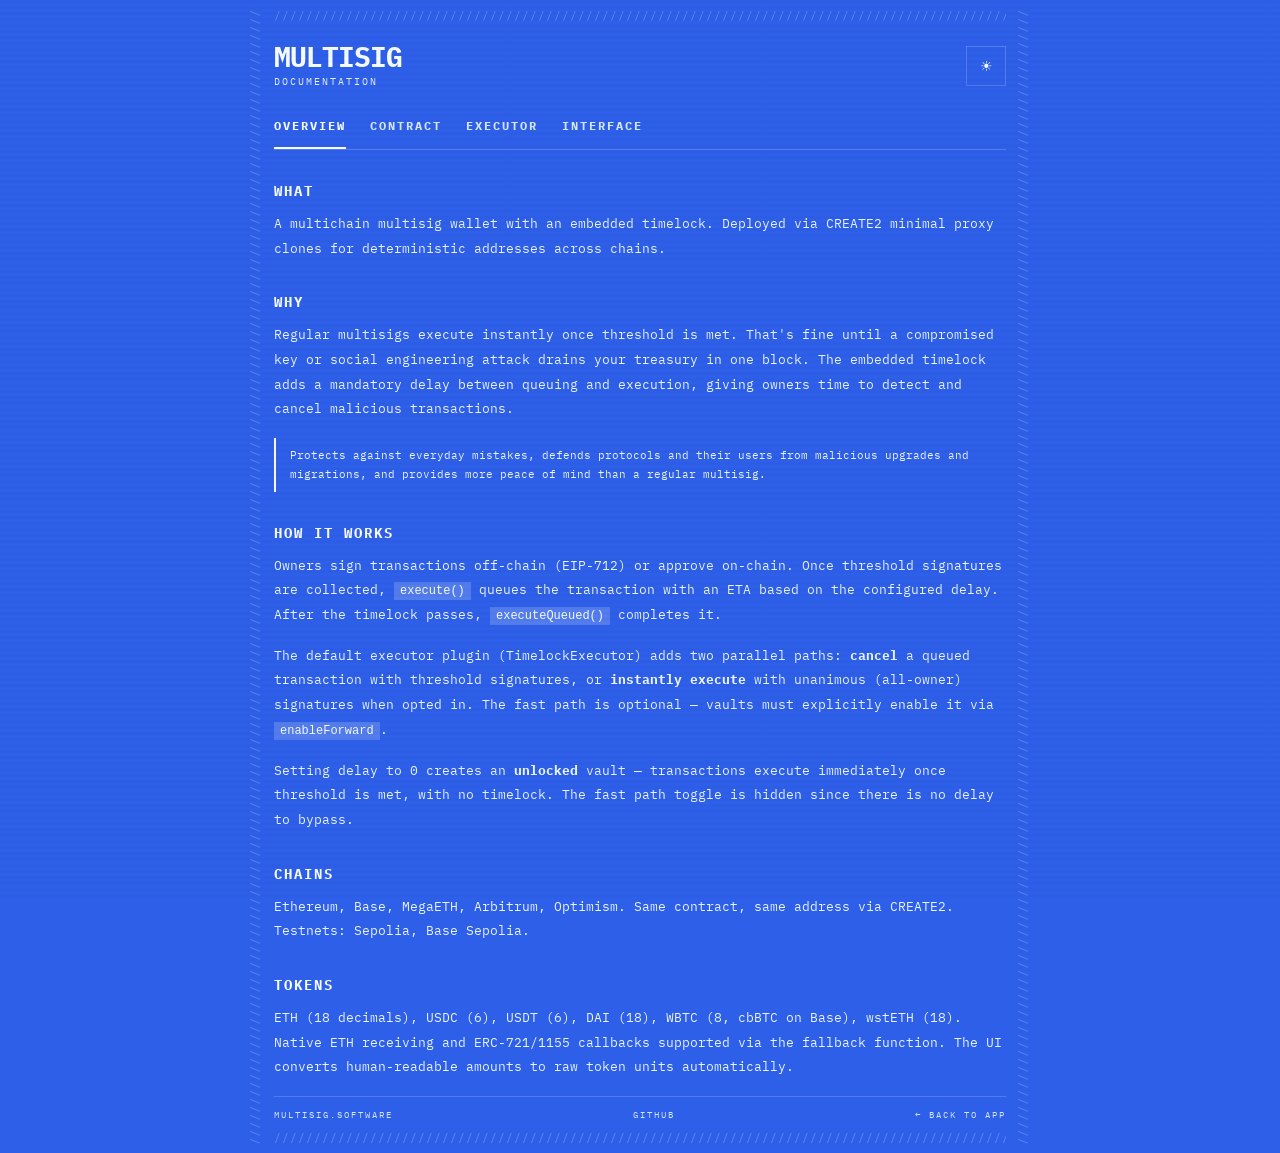
<file: dapp/docs.html>
<!DOCTYPE html>
<html lang="en">
<head>
<meta charset="UTF-8">
<meta name="viewport" content="width=device-width,initial-scale=1">
<title>multisig</title>
<link id="favicon" rel="icon" href="data:image/svg+xml,%3Csvg%20xmlns%3D%22http%3A%2F%2Fwww.w3.org%2F2000%2Fsvg%22%20viewBox%3D%220%200%2064%2064%22%3E%0A%3Crect%20width%3D%2264%22%20height%3D%2264%22%20fill%3D%22%232D5FE8%22%2F%3E%0A%3Cdefs%3E%0A%3Cpath%20id%3D%22pt%22%20d%3D%22M4%2C4%20H60%22%20fill%3D%22none%22%2F%3E%0A%3Cpath%20id%3D%22pr%22%20d%3D%22M60%2C4%20V60%22%20fill%3D%22none%22%2F%3E%0A%3Cpath%20id%3D%22pb%22%20d%3D%22M60%2C60%20H4%22%20fill%3D%22none%22%2F%3E%0A%3Cpath%20id%3D%22pl%22%20d%3D%22M4%2C60%20V4%22%20fill%3D%22none%22%2F%3E%0A%3C%2Fdefs%3E%0A%3Ctext%20font-family%3D%22%27Courier%20New%27%2Cmonospace%22%20font-size%3D%224.2%22%20fill%3D%22%23F5FBFF%22%20fill-opacity%3D%220.6%22%20letter-spacing%3D%22-0.3%22%3E%3CtextPath%20href%3D%22%23pt%22%3E%2F%2F%2F%2F%2F%2F%2F%2F%2F%2F%2F%2F%2F%2F%2F%2F%2F%2F%2F%2F%2F%2F%2F%2F%2F%2F%2F%2F%2F%2F%3C%2FtextPath%3E%3C%2Ftext%3E%0A%3Ctext%20font-family%3D%22%27Courier%20New%27%2Cmonospace%22%20font-size%3D%224.2%22%20fill%3D%22%23F5FBFF%22%20fill-opacity%3D%220.6%22%20letter-spacing%3D%22-0.3%22%3E%3CtextPath%20href%3D%22%23pr%22%3E%2F%2F%2F%2F%2F%2F%2F%2F%2F%2F%2F%2F%2F%2F%2F%2F%2F%2F%2F%2F%2F%2F%2F%2F%2F%2F%2F%2F%2F%2F%3C%2FtextPath%3E%3C%2Ftext%3E%0A%3Ctext%20font-family%3D%22%27Courier%20New%27%2Cmonospace%22%20font-size%3D%224.2%22%20fill%3D%22%23F5FBFF%22%20fill-opacity%3D%220.6%22%20letter-spacing%3D%22-0.3%22%3E%3CtextPath%20href%3D%22%23pb%22%3E%2F%2F%2F%2F%2F%2F%2F%2F%2F%2F%2F%2F%2F%2F%2F%2F%2F%2F%2F%2F%2F%2F%2F%2F%2F%2F%2F%2F%2F%2F%3C%2FtextPath%3E%3C%2Ftext%3E%0A%3Ctext%20font-family%3D%22%27Courier%20New%27%2Cmonospace%22%20font-size%3D%224.2%22%20fill%3D%22%23F5FBFF%22%20fill-opacity%3D%220.6%22%20letter-spacing%3D%22-0.3%22%3E%3CtextPath%20href%3D%22%23pl%22%3E%2F%2F%2F%2F%2F%2F%2F%2F%2F%2F%2F%2F%2F%2F%2F%2F%2F%2F%2F%2F%2F%2F%2F%2F%2F%2F%2F%2F%2F%2F%3C%2FtextPath%3E%3C%2Ftext%3E%0A%3Cpath%20d%3D%22M16%2C48%20V16%20H22%20L32%2C32%20L42%2C16%20H48%20V48%20H42%20V26%20L32%2C42%20L22%2C26%20V48%20Z%22%20fill%3D%22%23F5FBFF%22%2F%3E%0A%3C%2Fsvg%3E" type="image/svg+xml">
<link href="https://fonts.googleapis.com/css2?family=IBM+Plex+Mono:wght@400;600;700&display=swap" rel="stylesheet">
<style>
*,*::before,*::after{box-sizing:border-box;margin:0;padding:0}
html{-webkit-text-size-adjust:100%}
/* Ink ladder — kept in step with index.html. See the note there for the
   derivation; figures are APCA Lc against each theme's own --bg. */
:root{
  /* Lc:      78.1        —          64.3        73.3   */
  --a:#F5FBFF;--bg:#2D5FE8;--d:#D6E6FF;--m:#EAF4FF;
  /* Lc:       9.5         16.2        65.7 */
  --ln:#FFFFFF2E;--fr:#FFFFFF47;--g:#7DFFBA;--gc:#0A0A0A;--on:#0A0A0A;
  --f:'IBM Plex Mono','Courier New',monospace;
}
.light{
  /* Lc:      80.5        —          65.2        73.3   */
  --a:#00677C;--bg:#FDFDFD;--d:#008CA6;--m:#007990;
  --ln:#0099B326;--fr:#0099B340;--g:#059669;--gc:#fff;--on:#FDFDFD;
}
body{font-family:var(--f);background:var(--bg);color:var(--a);min-height:100vh;padding:10px;transition:background .3s,color .3s}
a{color:var(--a)}
button{cursor:pointer;font-family:var(--f)}
button:active{transform:scale(.97)}
@media(hover:hover){button:hover{opacity:.75}}
::-webkit-scrollbar{width:3px;height:3px}
::-webkit-scrollbar-thumb{background:var(--ln)}

.scan{position:fixed;inset:0;pointer-events:none;z-index:100;background:repeating-linear-gradient(0deg,transparent,transparent 3px,#0A0A0A04 3px,#0A0A0A04 6px)}
.light .scan{background:repeating-linear-gradient(0deg,transparent,transparent 3px,#0099B302 3px,#0099B302 6px)}

.frame{position:relative;padding:0 24px;max-width:780px;margin:0 auto}
.rail{position:absolute;top:0;bottom:0;width:12px;overflow:hidden;writing-mode:vertical-lr;font-size:11px;letter-spacing:1px;color:var(--fr);user-select:none;line-height:12px}
.rail-l{left:0}.rail-r{right:0}
.hbar{font-size:11px;letter-spacing:1px;color:var(--fr);user-select:none;overflow:hidden;white-space:nowrap;line-height:1}

.hdr{display:flex;justify-content:space-between;align-items:center;padding:22px 0 16px}
.logo{font-size:28px;font-weight:700;letter-spacing:-1px;line-height:1}
.logo a{text-decoration:none;color:var(--a)}
.logo-sub{font-size:10px;letter-spacing:2px;color:var(--m);margin-top:4px}
.theme-btn{background:transparent;border:1px solid var(--ln);color:var(--a);width:40px;height:40px;font-size:14px;display:flex;align-items:center;justify-content:center}

.tabs{display:flex;gap:24px;border-bottom:1px solid var(--ln);margin-bottom:32px}
.tab{background:transparent;border:none;font-size:12px;font-weight:700;letter-spacing:2px;color:var(--d);padding:14px 0;border-bottom:2px solid transparent;text-transform:uppercase}
.tab.on{color:var(--a);border-bottom-color:var(--a)}

.content{min-height:50vh}

h2{font-size:14px;font-weight:700;letter-spacing:2px;margin:32px 0 12px;text-transform:uppercase}
h2:first-child{margin-top:0}
p{font-size:13px;line-height:1.9;color:var(--m);margin-bottom:16px}
code{font-size:12px;color:var(--a);background:var(--ln);padding:2px 6px}
pre{font-size:11px;line-height:1.7;color:var(--m);padding:16px;border:1px solid var(--ln);overflow-x:auto;margin-bottom:16px;white-space:pre;tab-size:2}
.sig{font-size:12px;color:var(--a);padding:10px 0;border-bottom:1px solid var(--ln);font-weight:600}
.sig .params{font-weight:400;color:var(--m)}
.desc{font-size:12px;color:var(--m);padding:4px 0 14px;line-height:1.7}
.note{font-size:11px;color:var(--m);border-left:2px solid var(--a);padding:8px 0 8px 14px;margin:16px 0;line-height:1.7}
table{width:100%;border-collapse:collapse;margin-bottom:16px;font-size:12px}
th{text-align:left;font-size:10px;font-weight:700;letter-spacing:2px;color:var(--d);padding:10px 0;border-bottom:1px solid var(--ln)}
td{padding:12px 0;border-bottom:1px solid var(--ln);color:var(--m);word-break:break-all}
td a{color:var(--a);text-decoration:none;border-bottom:1px solid var(--ln)}
td a:hover{border-bottom-color:var(--a)}

.footer{border-top:1px solid var(--ln);padding:12px 0;display:flex;justify-content:space-between;font-size:9px;letter-spacing:2px;color:var(--d)}
.footer a{color:var(--d);text-decoration:none}
.footer a:hover{color:var(--a)}

@media(max-width:640px){
  body{padding:6px}
  .frame{padding:0 6px}
  .rail{display:none}
  .hbar{font-size:10px}
  .logo{font-size:22px}
  .hdr{padding:18px 0 12px}
  .tabs{gap:12px;margin-bottom:24px;overflow-x:auto;-webkit-overflow-scrolling:touch}
  .tab{font-size:11px;padding:12px 0;white-space:nowrap}
  h2{font-size:13px;margin:24px 0 10px}
  p{font-size:12px}
  pre{font-size:10px;padding:12px}
}
</style>
</head>
<body>
<div class="scan"></div>
<div id="app"></div>

<script>
const asc=n=>"/".repeat(n);
let dark=!localStorage.getItem('ms_light'),tab="OVERVIEW";
const mob=()=>window.innerWidth<=640;

const TABS=["OVERVIEW","CONTRACT","EXECUTOR","INTERFACE"];

const CONTENT={
OVERVIEW:`
<h2>WHAT</h2>
<p>A multichain multisig wallet with an embedded timelock. Deployed via CREATE2 minimal proxy clones for deterministic addresses across chains.</p>

<h2>WHY</h2>
<p>Regular multisigs execute instantly once threshold is met. That's fine until a compromised key or social engineering attack drains your treasury in one block. The embedded timelock adds a mandatory delay between queuing and execution, giving owners time to detect and cancel malicious transactions.</p>

<div class="note">Protects against everyday mistakes, defends protocols and their users from malicious upgrades and migrations, and provides more peace of mind than a regular multisig.</div>

<h2>HOW IT WORKS</h2>
<p>Owners sign transactions off-chain (EIP-712) or approve on-chain. Once threshold signatures are collected, <code>execute()</code> queues the transaction with an ETA based on the configured delay. After the timelock passes, <code>executeQueued()</code> completes it.</p>
<p>The default executor plugin (TimelockExecutor) adds two parallel paths: <strong>cancel</strong> a queued transaction with threshold signatures, or <strong>instantly execute</strong> with unanimous (all-owner) signatures when opted in. The fast path is optional — vaults must explicitly enable it via <code>enableForward</code>.</p>
<p>Setting delay to 0 creates an <strong>unlocked</strong> vault — transactions execute immediately once threshold is met, with no timelock. The fast path toggle is hidden since there is no delay to bypass.</p>

<h2>CHAINS</h2>
<p>Ethereum, Base, MegaETH, Arbitrum, Optimism. Same contract, same address via CREATE2. Testnets: Sepolia, Base Sepolia.</p>

<h2>TOKENS</h2>
<p>ETH (18 decimals), USDC (6), USDT (6), DAI (18), WBTC (8, cbBTC on Base), wstETH (18). Native ETH receiving and ERC-721/1155 callbacks supported via the fallback function. The UI converts human-readable amounts to raw token units automatically.</p>
`,

CONTRACT:`
<h2>MULTISIG.SOL</h2>
<p>Single contract, ~200 lines. Owners stored as a linked list (sentinel pattern). Sequential nonce. EIP-712 signatures. ERC-1271 support via <code>isValidSignature</code>.</p>

<h2>STATE</h2>
<pre>uint32  delay        // timelock in seconds (0 = unlocked)
uint32  nonce        // sequential, increments on execute()
uint16  threshold    // sigs required
uint16  ownerCount   // total owners
address executor     // bypass role (typically TimelockExecutor)</pre>

<h2>CORE FUNCTIONS</h2>
<div class="sig">execute<span class="params">(target, value, data, sigs)</span></div>
<div class="desc">Verify signatures, then either execute immediately (delay=0 or caller is executor) or queue with ETA. Nonce increments here. Executor callers skip signature verification entirely.</div>

<div class="sig">executeQueued<span class="params">(target, value, data, nonce)</span></div>
<div class="desc">Execute a previously queued transaction. Self-calls (msg.sender == address(this)) skip the ETA check — this is how the executor accelerates queued txs. External callers must wait for the ETA to pass. Requires eta != 0 (tx must be queued).</div>

<div class="sig">approve<span class="params">(hash, ok)</span></div>
<div class="desc">On-chain approval. Owners can pre-approve a transaction hash as an alternative to off-chain EIP-712 signatures. Pass ok=false to revoke. The approve maps to the APPROVE button in the UI, while ok=false maps to UNSIGN.</div>

<div class="sig">cancelQueued<span class="params">(hash)</span></div>
<div class="desc">onlySelf. Cancel a queued transaction and delete its ETA. Invoked via the executor's cancel path — TimelockExecutor.forward() calls execute() targeting the multisig with cancelQueued calldata, satisfying the onlySelf requirement as a self-call.</div>

<div class="sig">batch<span class="params">(targets[], values[], datas[])</span></div>
<div class="desc">Execute multiple calls atomically. onlySelf — must be called by the multisig itself via execute(). The UI's BATCH mode in the TX builder encodes this.</div>

<div class="sig">delegateCall<span class="params">(target, data)</span></div>
<div class="desc">onlySelf. Execute a delegatecall to target. Use for module installations or storage-manipulating upgrades.</div>

<h2>VIEW FUNCTIONS</h2>
<div class="sig">getTransactionHash<span class="params">(target, value, data, nonce)</span></div>
<div class="desc">Compute the EIP-712 hash for a transaction. Used by both the multisig and TimelockExecutor for signature verification. Same hash format for both paths.</div>

<div class="sig">isOwner<span class="params">(account)</span> / getOwners<span class="params">()</span></div>
<div class="desc">Query owner status and list. getOwners walks the linked list from sentinel to sentinel.</div>

<div class="sig">isValidSignature<span class="params">(hash, sigs)</span></div>
<div class="desc">ERC-1271 signature validation. Wraps the hash in a SafeMessage typehash before verifying. Returns the magic value on success.</div>

<h2>ADMIN (onlySelf)</h2>
<div class="sig">setThreshold<span class="params">(threshold)</span></div>
<div class="desc">Must be non-zero and ≤ ownerCount. All admin changes go through the multisig itself — they're proposed as transactions targeting the vault's own address.</div>

<div class="sig">setDelay<span class="params">(delay)</span></div>
<div class="desc">Timelock period in seconds. Set 0 for unlocked (instant execution, no timelock).</div>

<div class="sig">setExecutor<span class="params">(executor)</span></div>
<div class="desc">Set to TimelockExecutor address for the default plugin. Set 0x0 to disable bypass entirely. The executor can call execute() without signatures and without timelock delay.</div>

<div class="sig">addOwner<span class="params">(owner)</span> / removeOwner<span class="params">(prev, owner)</span></div>
<div class="desc">Linked list ops. addOwner inserts the new owner right after the sentinel (list order isn't kept sorted). removeOwner takes the prevOwner pointer and enforces ownerCount > threshold. Sorting is only required for the init owner array and for signature bundles.</div>

<h2>FACTORY</h2>
<p><code>MultisigFactory.create()</code> deploys minimal proxy clones via CREATE2 with PUSH0 and calls <code>init()</code> on the new proxy. Salt must start with 0x0 or msg.sender for frontrun protection.</p>
<p><code>createWithCalls()</code> deploys with the factory as temporary executor, executes post-init calls (like <code>enableForward(true)</code> on the TimelockExecutor), then sets the real executor. Used when the fast path needs to be enabled at deploy time.</p>

<h2>SIGNATURES</h2>
<p>EIP-712 typed data with <code>Execute(address target,uint256 value,bytes data,uint32 nonce)</code> typehash. Packed as 65-byte chunks (r, s, v). v=0 indicates on-chain approval — address packed in r, verified against the <code>approved</code> mapping or msg.sender. Signers must be sorted ascending (contract enforces signer > prev). Same signature format for Multisig.execute() and TimelockExecutor.forward().</p>

<h2>DEPLOYMENTS</h2>
<table>
<tr><th>CONTRACT</th><th>ADDRESS</th></tr>
<tr><td>MultisigFactory</td><td><a href="https://contractscan.xyz/contract/0x000000000e8CB9ed9DC2114d79d9215eacb9cB07" target="_blank" rel="noopener">0x000000000e8CB9ed9DC2114d79d9215eacb9cB07</a></td></tr>
<tr><td>Multisig (implementation)</td><td><a href="https://contractscan.xyz/contract/0xD54cb65224410F3Ff97a8E72f363f224419f4FB0" target="_blank" rel="noopener">0xD54cb65224410F3Ff97a8E72f363f224419f4FB0</a></td></tr>
<tr><td>TimelockExecutor</td><td><a href="https://contractscan.xyz/contract/0x00000000a72A30AdBf38e14d36BCE2610ec3973F" target="_blank" rel="noopener">0x00000000a72A30AdBf38e14d36BCE2610ec3973F</a></td></tr>
</table>
<p>Same addresses on all supported chains. Proxy clones deployed via CREATE2 inherit the implementation. View on <a href="https://contractscan.xyz" target="_blank" rel="noopener" style="color:var(--a);border-bottom:1px solid var(--ln);text-decoration:none">contractscan.xyz</a> for multichain verification.</p>
`,

EXECUTOR:`
<h2>TIMELOCKEXECUTOR.SOL</h2>
<p>Singleton executor module — one deployment serves all multisigs. Set as the multisig's executor via <code>setExecutor()</code>. Provides parallel execution paths using the multisig's own EIP-712 signatures.</p>

<div class="note">The same signatures collected for normal execute() work with the executor's forward(). The UI routes based on signature count and target.</div>

<h2>PATHS</h2>
<div class="sig">CANCEL <span class="params">— threshold sigs, always available</span></div>
<div class="desc">Cancel a queued transaction. The UI creates a new cancel proposal (consuming a nonce) that targets the multisig with cancelQueued(hash) calldata. Once threshold owners sign, forward() calls execute() as the executor — bypassing sigs and timelock — which self-calls cancelQueued(). No opt-in needed.</div>

<div class="sig">INSTANT EXECUTE <span class="params">— all-owner sigs, opt-in required</span></div>
<div class="desc">Skip the timelock entirely with unanimous signatures from every owner. Requires the multisig to have called <code>enableForward(true)</code>. forward() verifies all ownerCount sigs, then calls execute() as the executor for immediate execution.</div>

<div class="sig">ACCELERATE <span class="params">— all-owner sigs, opt-in required</span></div>
<div class="desc">Execute a queued tx before its ETA passes. Forward a self-call to executeQueued() — the multisig skips the ETA check for msg.sender == address(this). Same unanimous + opt-in requirement. This consumes a new nonce for the acceleration call itself.</div>

<h2>CORE FUNCTION</h2>
<div class="sig">forward<span class="params">(multisig, target, value, data, sigs)</span></div>
<div class="desc">Verify signatures against the multisig's owners and current nonce, then call multisig.execute(target, value, data, "") with empty sigs. The multisig trusts its executor and skips verification. Signature count determines the path: ownerCount for instant/accelerate, threshold for cancel.</div>

<h2>OPT-IN</h2>
<div class="sig">enableForward<span class="params">(bool enabled)</span></div>
<div class="desc">Toggle the instant/accelerate paths. Must be called by the multisig itself — typically via a multisig transaction, or via createWithCalls() at deploy time. Cancel path is always available regardless. The UI shows this toggle in the admin panel under EXECUTOR · INSTANT PATH.</div>

<h2>DESIGN</h2>
<p>The executor verifies signatures independently before calling <code>execute()</code> with empty sigs — the multisig trusts its executor and skips verification. This means the executor enforces its own rules (unanimous for fast path, threshold for cancel) while the multisig only sees a trusted caller.</p>
<p>Same EIP-712 Execute typehash as the multisig — no new signature types. Wallet signing UX is identical for both paths. The UI decides which contract to submit to based on how many sigs are collected and whether the target is a cancelQueued call.</p>

<div class="note">WARNING: Do not deploy TimelockExecutor at a vanity 0x1111 address. The Multisig has pre/post execution hooks that check if the executor address starts or ends with 0x1111 and would call into it unexpectedly.</div>
`,

INTERFACE:`
<h2>DASHBOARD</h2>
<p>Vault selector tabs across the top with inline status dots — green (pulsing) for executable transactions, yellow for transactions needing your signature. Primary holding displayed large, secondary tokens inline below. Vaults with no balances show a clean empty state. Metadata line shows threshold ratio, timelock duration (or UNLOCKED in yellow for delay=0), chain, and FAST PATH indicator when enabled.</p>
<p>An action counter above the tabs summarizes pending items across all vaults: signatures needed, ready to execute, ready to submit.</p>
<p>With no vaults loaded, the empty state offers CREATE VAULT or loading any existing vault by address or <code>.eth</code> / <code>.wei</code> name.</p>

<h2>SIGNING</h2>
<p>Two paths: <strong>SIGN</strong> (off-chain EIP-712, free, filled button) or <strong>APPROVE</strong> (on-chain approve() call, costs gas, outline button). Both count toward threshold. <strong>UNSIGN</strong> (outline) withdraws your approval — calls approve(hash, false). Visual hierarchy: filled = primary action, outline = secondary or already completed.</p>

<h2>TRANSACTION LIFECYCLE</h2>
<pre>STANDARD PATH (delay > 0)
  NEEDS SIGS → SUBMIT → ETA countdown → READY → EXECUTE

CANCEL PATH (threshold sigs, via executor)
  QUEUED TX → CANCEL creates new proposal → collect sigs → EXECUTE CANCEL

FAST PATH (all-owner sigs, opt-in, via executor)
  NEEDS SIGS → INSTANT EXECUTE (or QUEUE WITH TIMELOCK)

UNLOCKED (delay = 0)
  NEEDS SIGS → EXECUTE (immediate, no timelock)</pre>

<p>The standard path goes through the timelock. Cancel creates a new proposal at the next nonce targeting cancelQueued — it needs threshold signatures and executes immediately via the executor (no timelock for cancels). Cancel proposals are never blocked by the sequential queue since they route through the executor's parallel path and are marked VIA EXECUTOR.</p>
<p>The fast path appears when all owners have signed AND enableForward is active — offering both INSTANT EXECUTE and QUEUE WITH TIMELOCK as options. Unlocked vaults (delay=0) skip the queue entirely.</p>

<h2>TX BUILDER</h2>
<p>Three modes:</p>
<p><strong>TRANSFER</strong> — Token selector shows chain-specific tokens with correct decimal handling: ETH (18), USDC/USDT (6), WBTC/cbBTC (8), DAI/wstETH (18). Amount input shows live conversion to raw token units below the field. For ERC-20s, a note clarifies the on-chain encoding: transfer(recipient, amount) on the token contract.</p>
<p><strong>CUSTOM</strong> — Raw target address, ETH value (with live wei conversion preview), and calldata textarea. For arbitrary contract interactions.</p>
<p><strong>BATCH</strong> — Multiple calls with target, value (ETH with wei preview), and calldata. Add/remove calls dynamically. Encodes as a single multisig transaction via batch() — onlySelf, so the multisig calls itself.</p>

<h2>ADMIN</h2>
<p>Three sub-tabs — POLICY, OWNERS, HISTORY. Vault selector at top allows switching between vaults. All changes flash PROPOSE messages since they require multisig approval (onlySelf).</p>
<p><strong>POLICY</strong> — Threshold selector with live CHANGED indicator. Delay input in hours with diff preview. Executor address display showing TIMELOCK EXECUTOR (DEFAULT) when using the standard plugin. When delay > 0 and executor is set, an EXECUTOR · INSTANT PATH section shows the enableForward toggle with signature requirement details (N/N for instant, threshold/N for cancel).</p>
<p><strong>OWNERS</strong> — List with REMOVE buttons (not shown for yourself). Add owner form. removeOwner requires ownerCount > threshold.</p>
<p><strong>HISTORY</strong> — Executed transaction log with nonce, action type, details, and time.</p>

<h2>CREATE</h2>
<p>Deploy a new vault via MultisigFactory. Add owner addresses in any order — the app auto-sorts them ascending before submission (contract requirement). Minimum 1 owner. Threshold selector auto-clamps to owner count. Delay in hours — setting 0 shows UNLOCKED warning and hides the fast path toggle.</p>
<p>When delay > 0, an INSTANT EXECUTION toggle enables the fast path at deploy time. If enabled, deployment uses <code>createWithCalls()</code> to call enableForward(true) on the TimelockExecutor as a post-init step with the factory as temporary executor. Network selector shows supported chains with chain IDs and token lists.</p>
`
};

function render(){
  const m=mob();
  document.body.className=dark?"":"light";
  document.getElementById("favicon").href=dark
    ?"data:image/svg+xml,%3Csvg%20xmlns%3D%22http%3A%2F%2Fwww.w3.org%2F2000%2Fsvg%22%20viewBox%3D%220%200%2064%2064%22%3E%0A%3Crect%20width%3D%2264%22%20height%3D%2264%22%20fill%3D%22%232D5FE8%22%2F%3E%0A%3Cdefs%3E%0A%3Cpath%20id%3D%22pt%22%20d%3D%22M4%2C4%20H60%22%20fill%3D%22none%22%2F%3E%0A%3Cpath%20id%3D%22pr%22%20d%3D%22M60%2C4%20V60%22%20fill%3D%22none%22%2F%3E%0A%3Cpath%20id%3D%22pb%22%20d%3D%22M60%2C60%20H4%22%20fill%3D%22none%22%2F%3E%0A%3Cpath%20id%3D%22pl%22%20d%3D%22M4%2C60%20V4%22%20fill%3D%22none%22%2F%3E%0A%3C%2Fdefs%3E%0A%3Ctext%20font-family%3D%22%27Courier%20New%27%2Cmonospace%22%20font-size%3D%224.2%22%20fill%3D%22%23F5FBFF%22%20fill-opacity%3D%220.6%22%20letter-spacing%3D%22-0.3%22%3E%3CtextPath%20href%3D%22%23pt%22%3E%2F%2F%2F%2F%2F%2F%2F%2F%2F%2F%2F%2F%2F%2F%2F%2F%2F%2F%2F%2F%2F%2F%2F%2F%2F%2F%2F%2F%2F%2F%3C%2FtextPath%3E%3C%2Ftext%3E%0A%3Ctext%20font-family%3D%22%27Courier%20New%27%2Cmonospace%22%20font-size%3D%224.2%22%20fill%3D%22%23F5FBFF%22%20fill-opacity%3D%220.6%22%20letter-spacing%3D%22-0.3%22%3E%3CtextPath%20href%3D%22%23pr%22%3E%2F%2F%2F%2F%2F%2F%2F%2F%2F%2F%2F%2F%2F%2F%2F%2F%2F%2F%2F%2F%2F%2F%2F%2F%2F%2F%2F%2F%2F%2F%3C%2FtextPath%3E%3C%2Ftext%3E%0A%3Ctext%20font-family%3D%22%27Courier%20New%27%2Cmonospace%22%20font-size%3D%224.2%22%20fill%3D%22%23F5FBFF%22%20fill-opacity%3D%220.6%22%20letter-spacing%3D%22-0.3%22%3E%3CtextPath%20href%3D%22%23pb%22%3E%2F%2F%2F%2F%2F%2F%2F%2F%2F%2F%2F%2F%2F%2F%2F%2F%2F%2F%2F%2F%2F%2F%2F%2F%2F%2F%2F%2F%2F%2F%3C%2FtextPath%3E%3C%2Ftext%3E%0A%3Ctext%20font-family%3D%22%27Courier%20New%27%2Cmonospace%22%20font-size%3D%224.2%22%20fill%3D%22%23F5FBFF%22%20fill-opacity%3D%220.6%22%20letter-spacing%3D%22-0.3%22%3E%3CtextPath%20href%3D%22%23pl%22%3E%2F%2F%2F%2F%2F%2F%2F%2F%2F%2F%2F%2F%2F%2F%2F%2F%2F%2F%2F%2F%2F%2F%2F%2F%2F%2F%2F%2F%2F%2F%3C%2FtextPath%3E%3C%2Ftext%3E%0A%3Cpath%20d%3D%22M16%2C48%20V16%20H22%20L32%2C32%20L42%2C16%20H48%20V48%20H42%20V26%20L32%2C42%20L22%2C26%20V48%20Z%22%20fill%3D%22%23F5FBFF%22%2F%3E%0A%3C%2Fsvg%3E"
    :"data:image/svg+xml,%3Csvg%20xmlns%3D%22http%3A%2F%2Fwww.w3.org%2F2000%2Fsvg%22%20viewBox%3D%220%200%2064%2064%22%3E%0A%3Crect%20width%3D%2264%22%20height%3D%2264%22%20fill%3D%22%23FDFDFD%22%2F%3E%0A%3Cdefs%3E%0A%3Cpath%20id%3D%22pt%22%20d%3D%22M4%2C4%20H60%22%20fill%3D%22none%22%2F%3E%0A%3Cpath%20id%3D%22pr%22%20d%3D%22M60%2C4%20V60%22%20fill%3D%22none%22%2F%3E%0A%3Cpath%20id%3D%22pb%22%20d%3D%22M60%2C60%20H4%22%20fill%3D%22none%22%2F%3E%0A%3Cpath%20id%3D%22pl%22%20d%3D%22M4%2C60%20V4%22%20fill%3D%22none%22%2F%3E%0A%3C%2Fdefs%3E%0A%3Ctext%20font-family%3D%22%27Courier%20New%27%2Cmonospace%22%20font-size%3D%224.2%22%20fill%3D%22%230099B3%22%20fill-opacity%3D%220.6%22%20letter-spacing%3D%22-0.3%22%3E%3CtextPath%20href%3D%22%23pt%22%3E%2F%2F%2F%2F%2F%2F%2F%2F%2F%2F%2F%2F%2F%2F%2F%2F%2F%2F%2F%2F%2F%2F%2F%2F%2F%2F%2F%2F%2F%2F%3C%2FtextPath%3E%3C%2Ftext%3E%0A%3Ctext%20font-family%3D%22%27Courier%20New%27%2Cmonospace%22%20font-size%3D%224.2%22%20fill%3D%22%230099B3%22%20fill-opacity%3D%220.6%22%20letter-spacing%3D%22-0.3%22%3E%3CtextPath%20href%3D%22%23pr%22%3E%2F%2F%2F%2F%2F%2F%2F%2F%2F%2F%2F%2F%2F%2F%2F%2F%2F%2F%2F%2F%2F%2F%2F%2F%2F%2F%2F%2F%2F%2F%3C%2FtextPath%3E%3C%2Ftext%3E%0A%3Ctext%20font-family%3D%22%27Courier%20New%27%2Cmonospace%22%20font-size%3D%224.2%22%20fill%3D%22%230099B3%22%20fill-opacity%3D%220.6%22%20letter-spacing%3D%22-0.3%22%3E%3CtextPath%20href%3D%22%23pb%22%3E%2F%2F%2F%2F%2F%2F%2F%2F%2F%2F%2F%2F%2F%2F%2F%2F%2F%2F%2F%2F%2F%2F%2F%2F%2F%2F%2F%2F%2F%2F%3C%2FtextPath%3E%3C%2Ftext%3E%0A%3Ctext%20font-family%3D%22%27Courier%20New%27%2Cmonospace%22%20font-size%3D%224.2%22%20fill%3D%22%230099B3%22%20fill-opacity%3D%220.6%22%20letter-spacing%3D%22-0.3%22%3E%3CtextPath%20href%3D%22%23pl%22%3E%2F%2F%2F%2F%2F%2F%2F%2F%2F%2F%2F%2F%2F%2F%2F%2F%2F%2F%2F%2F%2F%2F%2F%2F%2F%2F%2F%2F%2F%2F%3C%2FtextPath%3E%3C%2Ftext%3E%0A%3Cpath%20d%3D%22M16%2C48%20V16%20H22%20L32%2C32%20L42%2C16%20H48%20V48%20H42%20V26%20L32%2C42%20L22%2C26%20V48%20Z%22%20fill%3D%22%230099B3%22%2F%3E%0A%3C%2Fsvg%3E";
  document.getElementById("app").innerHTML=`
  <div class="frame">
    ${m?"":`<div class="rail rail-l">${asc(400)}</div><div class="rail rail-r">${asc(400)}</div>`}
    <div class="hbar">${asc(200)}</div>
    <div class="hdr">
      <div>
        <div class="logo"><a href="javascript:history.back()">MULTISIG</a></div>
        <div class="logo-sub">DOCUMENTATION</div>
      </div>
      <button class="theme-btn" onclick="dark=!dark;localStorage.setItem('ms_light',dark?'':'1');render()">${dark?"☀":"●"}</button>
    </div>
    <div class="tabs">
      ${TABS.map(t=>`<button class="tab${tab===t?" on":""}" onclick="tab='${t}';render()">${t}</button>`).join("")}
    </div>
    <div class="content">${CONTENT[tab]}</div>
    <div class="footer">
      <span>MULTISIG.SOFTWARE</span>
      <a href="https://github.com/src-company/multisig" target="_blank" rel="noopener">GITHUB</a>
      <a href="javascript:history.back()">&larr; BACK TO APP</a>
    </div>
    <div class="hbar">${asc(200)}</div>
  </div>`;
}

render();
window.addEventListener("resize",render);
</script>
</body>
</html>
</file>
<file: dapp/wallet.css>
/* Wallet modal — styled for MULTISIG.software brutalist design */
/* Uses CSS vars from index.html: --a, --bg, --d, --m, --ln, --r, --on, --f */

.wallet-modal-overlay{
  display:none;position:fixed;inset:0;
  background:rgba(0,0,0,.75);backdrop-filter:blur(4px);
  z-index:2000;justify-content:center;align-items:center;
  padding:20px;
}
.wallet-modal-overlay.active{display:flex}
body.modal-open{overflow:hidden}

.wallet-modal{
  background:var(--bg,#2D5FE8);border:2px solid var(--a,#F5FBFF);
  padding:24px;width:100%;max-width:380px;
  max-height:calc(100vh - 80px);max-height:calc(100dvh - 80px);
  display:flex;flex-direction:column;overflow:hidden;
  font-family:var(--f,'IBM Plex Mono',monospace);
}
.wallet-modal-header{
  display:flex;justify-content:space-between;align-items:center;
  margin-bottom:20px;flex-shrink:0;
}
.wallet-modal-title{
  font-size:10px;font-weight:700;letter-spacing:3px;
  text-transform:uppercase;color:var(--a,#F5FBFF);
}
.wallet-modal-close{
  background:transparent;border:none;color:var(--a,#F5FBFF);
  font-size:16px;cursor:pointer;padding:8px;margin:-8px;
  opacity:.4;transition:opacity .15s;font-family:var(--f,monospace);
}
@media(hover:hover){.wallet-modal-close:hover{opacity:1}}

.wallet-modal-body{overflow-y:auto;-webkit-overflow-scrolling:touch}

.wallet-option{
  display:flex;align-items:center;gap:12px;
  padding:14px 12px;background:transparent;
  border:1px solid var(--ln,#FFFFFF2E);border-bottom:none;
  color:var(--a,#F5FBFF);cursor:pointer;
  transition:background .15s,color .15s;
  font-family:var(--f,monospace);
}
.wallet-option:last-of-type{border-bottom:1px solid var(--ln,#FFFFFF2E)}
@media(hover:hover){.wallet-option:hover{background:var(--ln,#FFFFFF2E)}}
.wallet-option:active{opacity:.7}
.wallet-option-icon{font-size:1.5rem;display:flex;align-items:center}
.wallet-option-icon img,.wallet-option-icon svg{width:1.5rem;height:auto}
.wallet-option-name{
  font-size:11px;font-weight:700;letter-spacing:2px;text-transform:uppercase;
}

.wallet-option.disconnect{
  border:1px solid color-mix(in srgb,var(--r,#FFB1AC) 35%,transparent);
  color:var(--r,#FFB1AC);justify-content:center;margin-top:12px;
}
@media(hover:hover){.wallet-option.disconnect:hover{background:var(--r,#FFB1AC);color:var(--on,#0A0A0A)}}

.wallet-addr-display{
  padding:12px;border:1px solid var(--ln,#FFFFFF2E);margin-bottom:16px;
  font-size:11px;word-break:break-all;color:var(--m,#EAF4FF);
  letter-spacing:1px;
}

/* Mobile */
@media(max-width:640px){
  .wallet-modal-overlay{padding:0;align-items:flex-end}
  .wallet-modal{
    max-width:100%;margin:0;border-left:none;border-right:none;border-bottom:none;
    max-height:85vh;max-height:85dvh;padding:20px;
    padding-bottom:max(20px,env(safe-area-inset-bottom));
  }
  .wallet-option{padding:16px 12px;min-height:44px}
}
</file>
